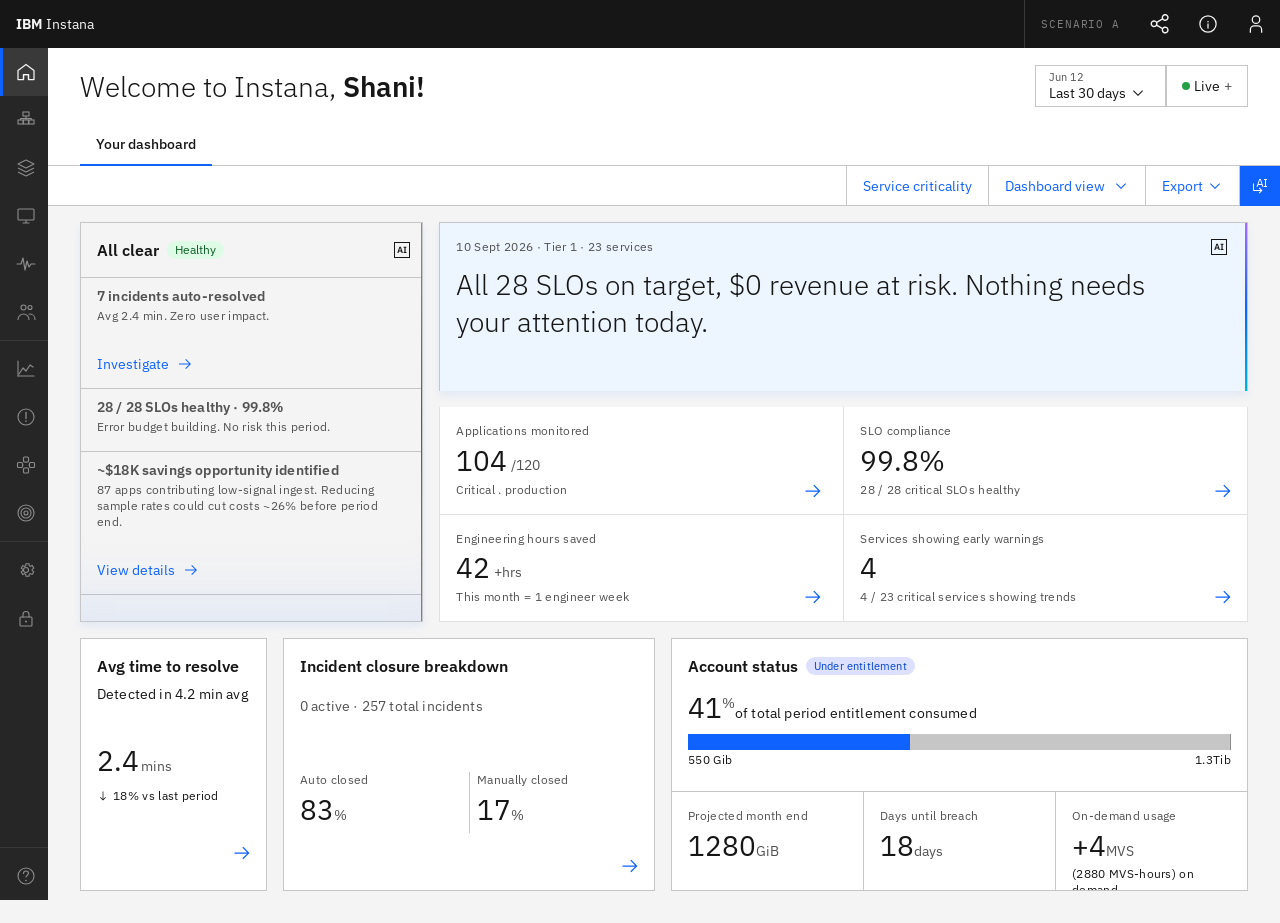
<file: WORK/BVD/BVD 2H 2026/AB testing option 2/instana-bvd-dashboard copy.html>
<!DOCTYPE html>
<html lang="en">
<head>
  <meta charset="UTF-8" />
  <meta name="viewport" content="width=device-width, initial-scale=1.0" />
  <title>IBM Instana — Business Value Dashboard</title>

  <!-- IBM Plex Sans & Mono -->
  <link href="https://fonts.googleapis.com/css2?family=IBM+Plex+Mono:wght@400;600&family=IBM+Plex+Sans:ital,wght@0,300;0,400;0,500;0,600;0,700;1,400&display=swap" rel="stylesheet" />

  <style>
    /* ── Reset ─────────────────────────────────────────────────────── */
    *, *::before, *::after { box-sizing: border-box; margin: 0; padding: 0; }
    html { overflow-x: hidden; }
    body {
      font-family: 'IBM Plex Sans', sans-serif;
      font-size: 14px;
      background: #f4f4f4;
      color: #161616;
      min-height: 100vh;
      overflow-x: hidden;
    }
    button { font-family: inherit; cursor: pointer; }
    a { text-decoration: none; color: inherit; }

    /* ═══════════════════════════════════════════════════════════════
       SHELL — HEADER (48px fixed, dark #161616)
    ═══════════════════════════════════════════════════════════════ */
    .shell-header {
      position: fixed;
      top: 0; left: 0; right: 0;
      height: 48px;
      background: #161616;
      display: flex;
      align-items: stretch;
      z-index: 9000;
    }
    /* IBM Instana brand */
    .shell-header__brand {
      display: flex;
      align-items: center;
      padding: 0 16px;
      gap: 4px;
      color: #f4f4f4;
      font-size: 14px;
      white-space: nowrap;
      min-width: 114px;
    }
    .shell-header__brand-ibm { font-weight: 700; }
    .shell-header__brand-product { font-weight: 400; }
    /* Spacer */
    .shell-header__spacer { flex: 1; }
    /* Right action icons */
    .shell-header__actions {
      display: flex;
      align-items: stretch;
    }
    .shell-header__action {
      width: 48px;
      height: 48px;
      display: flex;
      align-items: center;
      justify-content: center;
      background: transparent;
      border: none;
      color: #f4f4f4;
      transition: background 110ms;
    }
    .shell-header__action:hover { background: #2d2d2d; }
    .shell-header__action svg { fill: #f4f4f4; display: block; }

    /* ── Persona switcher ─────────────────────────────────────────── */
    .persona-switcher { position: relative; display: flex; align-items: stretch; }
    .persona-switcher__btn {
      width: 48px; height: 48px;
      display: flex; align-items: center; justify-content: center;
      background: transparent; border: none; color: #f4f4f4;
      cursor: pointer; transition: background 110ms;
    }
    .persona-switcher__btn:hover,
    .persona-switcher__btn[aria-expanded="true"] { background: #2d2d2d; }
    .persona-switcher__btn svg { fill: #f4f4f4; display: block; }
    .persona-dropdown {
      display: none;
      position: fixed; top: 48px; right: 0;
      width: 220px;
      background: #262626;
      border: 1px solid #393939;
      box-shadow: 0 8px 24px rgba(0,0,0,0.4);
      z-index: 9100;
    }
    .persona-dropdown[aria-hidden="false"] { display: block; }
    .persona-dropdown__label {
      padding: 12px 16px 8px;
      font-size: 11px; font-weight: 600; letter-spacing: 0.32px;
      color: #8d8d8d; text-transform: uppercase;
    }
    .persona-dropdown__item {
      display: flex; align-items: center; gap: 12px;
      width: 100%; padding: 0 16px; height: 48px;
      background: transparent; border: none;
      font-family: 'IBM Plex Sans', sans-serif;
      font-size: 14px; color: #f4f4f4;
      cursor: pointer; text-align: left;
      transition: background 110ms; text-decoration: none;
    }
    .persona-dropdown__item:hover { background: #353535; }
    .persona-dropdown__item--active { background: #393939; }
    .persona-dropdown__avatar {
      width: 28px; height: 28px; border-radius: 50%;
      display: flex; align-items: center; justify-content: center;
      font-size: 12px; font-weight: 600; color: #ffffff;
      flex-shrink: 0; line-height: 1;
    }
    .persona-dropdown__name { flex: 1; }
    .persona-dropdown__check {
      width: 16px; height: 16px; flex-shrink: 0;
      fill: #78a9ff; display: none;
    }
    .persona-dropdown__item--active .persona-dropdown__check { display: block; }
    .persona-dropdown__divider { height: 1px; background: #393939; margin: 4px 0; }

    /* ═══════════════════════════════════════════════════════════════
       SHELL — SIDE NAV (48px wide, fixed, dark #262626)
       Icon slots: 48×48px, icon centred at x=15.5 y=14 (20×20)
    ═══════════════════════════════════════════════════════════════ */
    .shell-sidenav {
      position: fixed;
      top: 48px; left: 0; bottom: 0;
      width: 48px;
      background: #262626;
      display: flex;
      flex-direction: column;
      z-index: 8000;
      overflow: hidden;
    }
    /* Group 1: main nav icons */
    .sidenav-group { display: flex; flex-direction: column; }
    .sidenav-group--bottom { margin-top: auto; }
    /* Separator line */
    .sidenav-sep {
      height: 1px;
      background: #393939;
      margin: 4px 0;
    }
    .sidenav-item {
      width: 48px;
      height: 48px;
      display: flex;
      align-items: center;
      justify-content: center;
      background: transparent;
      border: none;
      border-left: 3px solid transparent;
      color: #8d8d8d;
      transition: background 110ms, color 110ms;
      position: relative;
      flex-shrink: 0;
    }
    .sidenav-item:hover { background: #353535; color: #f4f4f4; }
    .sidenav-item--active {
      color: #f4f4f4;
      background: #393939;
      border-left-color: #0f62fe;
    }
    .sidenav-item svg { fill: currentColor; display: block; }

    /* ═══════════════════════════════════════════════════════════════
       MAIN LAYOUT
    ═══════════════════════════════════════════════════════════════ */
    .page-layout {
      margin-top: 48px;   /* header height */
      margin-left: 48px;  /* sidenav width */
      background: #ffffff;
      min-height: calc(100vh - 48px);
      transition: margin-right 220ms cubic-bezier(0.2,0,0.38,0.9);
    }
    body.chat-open .page-layout {
      margin-right: 320px;
    }

    /* ═══════════════════════════════════════════════════════════════
       PAGE HEADER AREA (white, padding 32px sides)
       Container: x=48 from sidenav so padding-left=32
    ═══════════════════════════════════════════════════════════════ */
    .page-header {
      background: #ffffff;
      padding: 0 32px;
      border-bottom: none; /* tabs row provides the bottom border */
    }
    /* Title row: h=76, heading y=23.5 → padding-top ~23px */
    .page-header__title-row {
      display: flex;
      align-items: center;
      justify-content: space-between;
      height: 76px;
      padding-top: 0;
    }
    .page-header__title {
      font-size: 28px;
      font-weight: 300;
      color: #161616;
      line-height: 1.25;
    }
    .page-header__title strong { font-weight: 600; }

    /* Period selector + Live button */
    .period-selector {
      display: flex;
      align-items: stretch;
      border: 1px solid #c6c6c6;
      height: 42px;
    }
    .period-selector__date {
      display: flex;
      flex-direction: column;
      justify-content: center;
      padding: 0 16px 0 13px;
      min-width: 130px;
      cursor: pointer;
      background: #ffffff;
      border: none;
      border-right: 1px solid #c6c6c6;
    }
    .period-selector__date-label {
      font-size: 11px;
      color: #525252;
      line-height: 1.3;
    }
    .period-selector__date-range {
      display: flex;
      align-items: center;
      gap: 4px;
      font-size: 14px;
      color: #161616;
      font-weight: 400;
    }
    .period-selector__date-range svg { fill: #161616; flex-shrink: 0; }
    .period-selector__live {
      display: flex;
      align-items: center;
      gap: 4px;
      padding: 0 15px;
      background: #ffffff;
      border: none;
      font-size: 14px;
      color: #161616;
      cursor: pointer;
      border-left: 1px solid #c6c6c6;
      white-space: nowrap;
    }
    .period-selector__live:hover { background: #f4f4f4; }
    .live-dot {
      width: 8px; height: 8px;
      background: #24a148;
      border-radius: 50%;
      display: inline-block;
    }
    .period-selector__live .plus { font-weight: 400; color: #525252; }

    /* Tabs row: h=42 */
    .page-tabs {
      display: flex;
      align-items: stretch;
      height: 42px;
      border-bottom: 1px solid #c6c6c6;
      margin: 0 -32px;
      padding: 0 32px;
    }
    .page-tab {
      display: flex;
      align-items: center;
      padding: 0 16px;
      font-size: 14px;
      color: #525252;
      background: transparent;
      border: none;
      border-bottom: 2px solid transparent;
      margin-bottom: -1px;
      cursor: pointer;
      white-space: nowrap;
      transition: color 110ms;
    }
    .page-tab:hover { color: #161616; }
    .page-tab--active {
      color: #161616;
      border-bottom-color: #0f62fe;
      font-weight: 500;
    }

    /* ═══════════════════════════════════════════════════════════════
       FILTER BAR (height=40, background white with bottom border)
       From Figma: y=119, height=40
    ═══════════════════════════════════════════════════════════════ */
    .filter-bar {
      display: flex;
      align-items: stretch;
      height: 40px;
      border-bottom: 1px solid #c6c6c6;
      background: #ffffff;
    }
    .filter-bar__spacer { flex: 1; min-width: 0; }
    .filter-bar__divider {
      width: 1px;
      background: #c6c6c6;
      flex-shrink: 0;
    }
    .filter-btn {
      display: flex;
      align-items: center;
      gap: 4px;
      padding: 0 16px;
      font-size: 14px;
      color: #161616;
      background: transparent;
      border: none;
      height: 40px;
      cursor: pointer;
      white-space: nowrap;
      transition: background 110ms;
    }
    .filter-btn:hover { background: #f4f4f4; }
    .filter-btn--ghost { color: #0f62fe; }
    .filter-btn--tertiary {
      color: #0f62fe;
      border: none;
      border-radius: 0;
      padding: 0 16px;
      background: transparent;
    }
    .filter-btn--tertiary:hover { background: #edf5ff; }
    .filter-btn--tertiary.filter-btn--svc-active { background: #edf5ff; color: #0043ce; border-bottom: 2px solid #0f62fe; }
    .filter-btn svg { fill: currentColor; }

    /* ── Dashboard view ghost button & dropdown ─────────────────────── */
    .dash-view-wrap {
      position: relative;
      display: flex;
      align-items: stretch;
    }

    .dash-view-dropdown {
      display: none;
      position: absolute;
      top: 100%;
      right: 0;
      min-width: 200px;
      background: #262626;
      border: 1px solid #393939;
      box-shadow: 0 8px 24px rgba(0,0,0,0.4);
      z-index: 9999;
    }

    .dash-view-dropdown[aria-hidden="false"] {
      display: block;
    }

    .dash-view-dropdown__label {
      padding: 10px 16px 6px;
      font-size: 11px;
      font-weight: 600;
      letter-spacing: 0.32px;
      color: #8d8d8d;
      text-transform: uppercase;
      font-family: 'IBM Plex Sans', -apple-system, sans-serif;
    }

    .dash-view-dropdown__item {
      display: flex;
      align-items: center;
      gap: 10px;
      width: 100%;
      padding: 0 16px;
      height: 44px;
      background: transparent;
      border: none;
      font-family: 'IBM Plex Sans', -apple-system, sans-serif;
      font-size: 14px;
      color: #f4f4f4;
      cursor: pointer;
      text-align: left;
      transition: background 110ms;
    }

    .dash-view-dropdown__item:hover {
      background: #353535;
    }

    .dash-view-dropdown__item--active {
      background: #393939;
    }

    .dash-view-dropdown__item-label {
      flex: 1;
    }

    .dash-view-dropdown__item-sub {
      font-size: 11px;
      color: #8d8d8d;
      display: block;
      margin-top: 1px;
    }

    .dash-view-check {
      width: 16px;
      height: 16px;
      flex-shrink: 0;
      fill: #78a9ff;
      display: none;
    }

    .dash-view-dropdown__item--active .dash-view-check {
      display: block;
    }

    /* "Executive view" button — active/selected state matching reference screenshot:
       Light blue #edf5ff background, #0f62fe border, #0043ce text                  */
    .view-btn--exec {
      display: flex;
      align-items: center;
      gap: 6px;
      height: 32px;
      padding: 0 12px;
      margin: auto 8px auto 8px;
      font-size: 14px;
      font-weight: 400;
      color: #0043ce;
      background: #edf5ff;
      border: 1px solid #0f62fe;
      cursor: pointer;
      white-space: nowrap;
      font-family: 'IBM Plex Sans', sans-serif;
      transition: background 110ms;
    }
    .view-btn--exec:hover { background: #d0e2ff; }

    .view-btn--ai {
      width: 40px;
      height: 40px;
      padding: 0;
      background: #0f62fe;
      border: none;
      display: flex;
      align-items: center;
      justify-content: center;
      cursor: pointer;
      flex-shrink: 0;
    }
    .view-btn--ai:hover { background: #0353e9; }
    .ai-stamp {
      display: flex;
      align-items: center;
      justify-content: center;
      width: 16px;
      height: 16px;
      position: relative;
    }
    .ai-stamp::before {
      content: '';
      position: absolute;
      inset: 0;
      border: 1.5px solid #ffffff;
    }
    .ai-stamp__text {
      font-size: 8px;
      font-weight: 700;
      color: #ffffff;
      letter-spacing: -0.5px;
      line-height: 1;
      font-family: 'IBM Plex Sans', sans-serif;
    }

    /* ═══════════════════════════════════════════════════════════════
       DASHBOARD CANVAS
       background: #f4f4f4, padding 16px 32px (matches 80px left margin from frame)
    ═══════════════════════════════════════════════════════════════ */
    .dashboard-canvas {
      background: #f4f4f4;
      padding: 16px 32px 32px;
    }

    /* ── Row 1: AI Summary — legacy class, no longer used directly ── */
    /* Real layout uses .summary-and-kpi grid below */

    /* ══════════════════════════════════════════════════════════════════
       AI LEFT CARD — matches Figma node 649:95664
       w=353, h=399, background=#f4f4f4 (layer-contextual)
       AI shadow: inner 0 -80px 70px -65px rgba(15,98,254,0.10)
       AI border: right edge 1px solid gradient (#a56eff → #0f62fe → #00b4d8)
    ══════════════════════════════════════════════════════════════════ */
    .ai-left {
      background: #f4f4f4;       /* Figma: var(--layer-contextual) = #f4f4f4 */
      position: relative;
      border: 1px solid #c6c6c6; /* border-subtle-contextual on all sides */
      display: flex;
      flex-direction: column;
      /* AI drop shadow (Figma: offset 0 4, radius 8, spread 0) */
      box-shadow: 0 4px 8px 0 rgba(15,98,254,0.08);
      /* AI inner shadow (Figma: offset 0 -80, radius 70, spread -65) */
      overflow: hidden;
    }
    /* AI gradient border — right edge (Figma: AI layer - Border on right) */
    .ai-left::after {
      content: '';
      position: absolute;
      right: 0; top: 0; bottom: 0;
      width: 1px;
      background: linear-gradient(180deg, #a56eff 0%, #0f62fe 50%, #00b4d8 100%);
      pointer-events: none;
      z-index: 10;
    }
    /* AI inner glow (Figma: AI layer - Shadow, inner shadow 0 -80px 70px -65px) */
    .ai-left__inner-glow {
      position: absolute;
      inset: 0;
      box-shadow: inset 0 -80px 70px -65px rgba(15,98,254,0.10);
      pointer-events: none;
      z-index: 8;
    }

    /* ── Content area: h=54, Figma 649:95668
       Title + Healthy tag inline in title-wrapper at x=16
       AI icons x=313 w=40 h=40, centred vertically                       */
    .ai-left__header {
      height: 54px;
      display: flex;
      align-items: center;
      flex-shrink: 0;
    }
    .ai-left__title-wrapper {
      flex: 1;
      padding: 0 8px 0 16px;
      min-width: 0;
      display: flex;
      align-items: center;
      gap: 8px;
    }
    .ai-left__title {
      font-size: 16px;
      font-weight: 600;
      line-height: 22px;
      color: #161616;
      white-space: nowrap;
    }
    .ai-left__icons {
      width: 40px;
      height: 40px;
      flex-shrink: 0;
      display: flex;
      align-items: center;
      justify-content: center;
    }
    /* AI label mini (16×16 blue square with "AI" text, bordered) */
    /* Carbon AI stamp — 16×16 blue square, inner border, "AI" SVG text */
    .ai-label-mini {
      width: 16px; height: 16px;
      background: #0f62fe;
      display: flex;
      align-items: center;
      justify-content: center;
      position: relative;
      flex-shrink: 0;
    }
    .ai-label-mini::before {
      content: '';
      position: absolute;
      inset: 2px;
      border: 1px solid rgba(255,255,255,0.7);
    }
    /* The .ai-label-mini__text span is now hidden; the AI SVG inside the element does the job */
    .ai-label-mini__text { display: none; }

    .tag--green {
      display: inline-flex;
      align-items: center;
      height: 18px;
      padding: 0 8px;
      background: #defbe6;
      color: #0e6027;
      font-size: 12px;
      font-weight: 400;
      line-height: 1;
      border-radius: 9px;
    }

    /* ── Insight tiles (the 3 sub-rows below header) ── */
    /* border-subtle-contextual = #c6c6c6 */
    .ai-insight {
      border-top: 1px solid #c6c6c6;   /* Figma: border-t */
      border-bottom: 1px solid #c6c6c6; /* Figma: border-b */
      flex-shrink: 0;
      position: relative;
    }
    /* Collapse adjacent double borders */
    .ai-insight + .ai-insight { border-top: none; }

    /* Slot wrapper: pt=8, px=16 */
    .ai-insight__slot {
      padding: 8px 16px 0;
    }
    /* Label: font-size=14, weight=600, color=#525252, line-height=20 */
    .ai-insight__label {
      font-size: 14px;
      font-weight: 600;
      line-height: 20px;
      color: #525252;            /* Figma: text-secondary */
      letter-spacing: 0.16px;
      margin-bottom: 0;
    }
    .ai-insight__label--urgent  { color: #0f62fe; }
    .ai-insight__label--critical { color: #da1e28; }
    .ai-insight__label--warn    { color: #ba4e00; }
    /* Body text: font-size=12, weight=400, color=#525252, line-height=16 */
    .ai-insight__value {
      font-size: 12px;
      font-weight: 400;
      line-height: 16px;
      color: #525252;            /* Figma: text-secondary */
      letter-spacing: 0.32px;
      margin-top: 2px;
      padding-bottom: 16px;     /* breathing room at bottom of content */
    }
    /* Ghost button row: h=48 (Figma: Interactive icon h=48) */
    .ai-insight__btn {
      height: 48px;
      display: flex;
      align-items: center;
    }
    .ai-insight__ghost-btn {
      display: inline-flex;
      align-items: center;
      gap: 8px;
      height: 48px;
      padding: 0 16px;
      font-size: 14px;
      font-weight: 400;
      color: #0f62fe;
      background: transparent;
      border: none;
      cursor: pointer;
      font-family: 'IBM Plex Sans', sans-serif;
      transition: background 110ms;
    }
    .ai-insight__ghost-btn:hover { background: #d0e2ff; }
    .ai-insight__ghost-btn svg { fill: #0f62fe; flex-shrink: 0; }

    /* ── AI Right (Big message, light blue #edf5ff) ── */
    .ai-right {
      background: #edf5ff;
      padding: 16px;
      position: relative;
      display: flex;
      flex-direction: column;
    }
    .ai-right__meta {
      font-size: 12px;
      color: #525252;
      margin-bottom: 12px;
    }
    .ai-right__message {
      font-size: 28px;
      font-weight: 300;
      color: #161616;
      line-height: 1.35;
      max-width: 750px;
    }
    .ai-right__badge {
      position: absolute;
      top: 16px;
      right: 16px;
      width: 24px; height: 24px;
      background: #0f62fe;
      display: flex;
      align-items: center;
      justify-content: center;
    }
    .ai-right__badge-inner {
      width: 14px; height: 14px;
      border: 1.5px solid #ffffff;
      display: flex;
      align-items: center;
      justify-content: center;
    }
    .ai-right__badge-inner::after {
      content: 'AI';
      font-size: 6px;
      font-weight: 700;
      color: #ffffff;
      font-family: 'IBM Plex Sans', sans-serif;
    }

    /* ── Legacy KPI tile classes — superseded by .kpi-2x2 system ── */
    /* Kept as stubs to avoid breaking any references */
    .ai-summary-big__meta {
      font-size: 12px;
      color: #525252;
      margin-bottom: 8px;
    }
    .ai-summary-big__text {
      font-size: 26px;
      font-weight: 300;
      color: #161616;
      line-height: 1.35;
    }
    .ai-summary-big__badge {
      position: absolute;
      top: 16px; right: 16px;
      width: 24px; height: 24px;
      background: #0f62fe;
      display: flex; align-items: center; justify-content: center;
    }

    /* ══════════════════════════════════════════════════════════════════
       ROW 3 — Bottom summary tiles
       Figma frame 649:95423  y=463  w=1200 h=253
       ┌──────────────────────────┬──┬──────────────────────────┐
       │  Left group  (w=592)     │16│  Right group (w=592)     │
       │  ┌──────┬─┬──────────┐  │px│  ┌──────────────────┐    │
       │  │236px │1│  340px   │  │  │  │  top  h=152px    │    │
       │  │ Avg  │ │Incident  │  │  │  ├──────────────────┤    │
       │  │ time │ │closure   │  │  │  │ bottom h=101px   │    │
       │  └──────┴─┴──────────┘  │  │  │ 197.33│ │197.33 │    │
       └──────────────────────────┴──┴──────────────────────────┘
       Border colour: #c6c6c6 (border-subtle-contextual from Figma)
       Background:    #f4f4f4 (layer-contextual)
    ══════════════════════════════════════════════════════════════════ */

    /* Outer row: two 592px groups separated by 16px canvas gap */
    .row-summary {
      display: flex;
      gap: 16px;             /* Figma: right group x=608, left group w=592 → gap=16px */
      height: 253px;         /* exact Figma h=253 */
      margin-bottom: 0;
    }

    /* ── Left group: Figma 665:98282  w=592 h=253
       Tile1 (665:98283): x=0   w=236
       Tile2 (665:98284): x=252 w=340  → 16px gap between tiles
       Outer border: 1px solid #c6c6c6 on both tiles individually         */
    .row-summary__left {
      display: flex;
      flex: 1;
      min-width: 0;
      overflow: visible;        /* tiles carry their own borders */
      gap: 0;
    }

    /* Right group: Account status (w=592) */
    .row-summary__right {
      flex: 1;
      display: flex;
      flex-direction: column;
      border: 1px solid #c6c6c6;
      background: #ffffff;
      overflow: hidden;
      min-width: 0;
    }

    /* ══════════════════════════════════════════════════════════════════
       TILE 1 — Avg time to resolve
       Figma 665:98283: x=0 w=236 h=253
       Internal zones:
         Content area (title):  y=0  h=54  → title x=16 y=16
         Body text wrapper:     y=54 h=34  → description x=16 y=0 (top of wrapper)
         Slot wrapper:          y=88 h=102 → slot x=16 y=16 (big number at y=104 abs)
         Interactive icon row:  y=190 h=48 → arrow x=188 (right-flush within 236px)
    ══════════════════════════════════════════════════════════════════ */
    .summary-tile {
      flex: 1;
      min-width: 0;
      background: #ffffff;
      display: flex;
      flex-direction: column;
      height: 253px;
      position: relative;
      border: 1px solid #c6c6c6;
      box-sizing: border-box;
    }
    /* Content area: y=0 h=54 → title at x=16 y=16 */
    .summary-tile__title {
      font-size: 16px;           /* heading-compact-02 = 16px/600/22px */
      font-weight: 600;
      line-height: 22px;
      color: #161616;
      padding: 16px 16px 0 16px; /* x=16 y=16 */
    }
    /* Body text wrapper: y=54 h=34 → description x=16, top of wrapper */
    .summary-tile__sub {
      font-size: 14px;           /* body-compact-01 = 14px/400/18px */
      font-weight: 400;
      line-height: 18px;
      letter-spacing: 0.16px;
      color: #161616;
      padding: 8px 16px 0 16px;  /* y=54: wrapper top=54, text y=0 within wrapper → 8px gap from title bottom */
    }
    /* Slot wrapper: y=88 h=102 → big number slot x=16 y=16 within wrapper (abs y=104) */
    .summary-tile__metric {
      position: absolute;
      top: 104px;                /* Figma: slot wrapper y=88 + slot y=16 = 104px */
      left: 16px;
      right: 16px;
    }
    .summary-tile__big {
      font-size: 28px;           /* heading-04 = 28px/400/36px */
      font-weight: 400;
      color: #161616;
      line-height: 36px;
      font-family: 'IBM Plex Sans', sans-serif;
      display: flex;
      align-items: baseline;
      gap: 2px;
    }
    .summary-tile__big-unit {
      font-size: 14px;
      font-weight: 400;
      color: #525252;
      letter-spacing: 0.16px;
    }
    .summary-tile__trend {
      font-size: 12px;
      font-weight: 400;
      color: #161616;
      line-height: 16px;
      letter-spacing: 0.32px;
      margin-top: 4px;
      display: flex;
      align-items: center;
      gap: 4px;
    }
    .summary-tile__trend svg { fill: #161616; }
    /* Interactive icon row: y=190 h=48 → arrow x=188 within 236px tile
       188 + 48 = 236 → right:0, top:190                                  */
    .summary-tile__arrow-btn {
      position: absolute;
      top: 190px;                /* Figma: Interactive icon y=190 */
      right: 0;                  /* x=188 + w=48 = 236 = tile width → right:0 */
      width: 48px;
      height: 48px;
      display: flex;
      align-items: center;
      justify-content: center;
      background: transparent;
      border: none;
      cursor: pointer;
    }
    .summary-tile__arrow-btn:hover { background: rgba(15,98,254,0.08); }
    .summary-tile__arrow-btn svg { fill: #0f62fe; }

    /* ══════════════════════════════════════════════════════════════════
       TILE 2 — Incident closure breakdown
       Figma 665:98284: x=252 w=340 h=253  (16px gap from tile1 right edge)
       Internal zones:
         Content area (title):  y=0  h=54  → title x=16 y=16
         Body text wrapper:     y=54 h=34  → description x=16 y=0 (top of wrapper)
         Slot wrapper:          y=88 h=100 → slot x=16 y=24 (big numbers at y=112 abs)
           Slot1 (Auto closed):    x=0   w=146.5
           Slot2 (Manually closed): x=162.5 w=145.5  → 16px gap between slots
         Interactive icon row:  y=188 h=48 → icon x=292 (right-flush: 292+48=340)
    ══════════════════════════════════════════════════════════════════ */
    .closure-tile {
      flex: 2;
      min-width: 0;
      background: #ffffff;
      display: flex;
      flex-direction: column;
      height: 253px;
      position: relative;
      border: 1px solid #c6c6c6;
      box-sizing: border-box;
      margin-left: 16px;
    }
    /* Content area: y=0 h=54 → title at x=16 y=16 */
    .closure-tile__header {
      padding: 16px 16px 0 16px;
      height: 54px;
      flex-shrink: 0;
      box-sizing: border-box;
    }
    .closure-tile__title {
      font-size: 16px;           /* heading-compact-02 = 16px/600/22px */
      font-weight: 600;
      line-height: 22px;
      color: #161616;
    }
    /* Body text wrapper: y=54 → description at pl=16, lighter grey */
    .closure-tile__sub {
      font-size: 14px;           /* body-compact-01 = 14px/400/18px */
      font-weight: 400;
      line-height: 18px;
      letter-spacing: 0.16px;
      color: #525252;
      padding: 4px 16px 0 16px;
      flex-shrink: 0;
    }
    /* Slot wrapper: grows to fill remaining space, centres metric row */
    .closure-slot {
      flex: 1;
      display: flex;
      align-items: center;
      padding: 0 16px;
    }
    /* Two BigNumber columns separated by a divider */
    .closure-split {
      display: flex;
      align-items: flex-start;
      gap: 0;
      width: 100%;
    }
    /* Each column: equal flex width */
    .closure-col--left  { flex: 1; min-width: 0; }
    .closure-col--right { flex: 1; min-width: 0; }
    /* 1px divider centred in the 16px gap: 7.5px margin each side */
    .closure-divider {
      width: 1px;
      align-self: stretch;
      background: #c6c6c6;
      flex-shrink: 0;
      margin: 0 7.5px;           /* (16px gap − 1px divider) / 2 = 7.5px */
    }
    /* label-01: 12px/400/16px/ls0.32 */
    .closure-label {
      font-size: 12px;
      font-weight: 400;
      line-height: 16px;
      letter-spacing: 0.32px;
      color: #525252;
      margin-bottom: 4px;
    }
    /* heading-04: 28px/400/36px */
    .closure-value {
      font-size: 28px;
      font-weight: 400;
      line-height: 36px;
      color: #161616;
      font-family: 'IBM Plex Sans', sans-serif;
    }
    .closure-pct {
      font-size: 14px;
      color: #525252;
      font-weight: 400;
      vertical-align: baseline;
    }
    /* Interactive icon: pinned to bottom-right of the flex column */
    .closure-tile__arrow-btn {
      position: absolute;
      bottom: 0;
      right: 0;
      width: 48px;
      height: 48px;
      display: flex;
      align-items: center;
      justify-content: center;
      background: transparent;
      border: none;
      cursor: pointer;
    }
    .closure-tile__arrow-btn:hover { background: rgba(15,98,254,0.08); }
    .closure-tile__arrow-btn svg { fill: #0f62fe; }

    /* ── Tile 3: Account status (right group, w=592, h=253) ─────
       Top section  (649:95460):  h=152px — bg=#f4f4f4
       Bottom section (649:95496): h=101px — border-top #c6c6c6
       Bottom cells: 3 × 197.33px with 1px dividers
    ── */
    .account-col {
      display: flex;
      flex-direction: column;
      height: 100%;
      overflow: hidden;
    }
    /* Top: h=152px */
    .account-top {
      height: 152px;
      flex: 0 0 152px;
      background: #ffffff;   /* white bg matching reference screenshot */
      display: flex;
      flex-direction: column;
      padding: 0;
      overflow: hidden;
      position: relative;
    }
    /* Content area: Figma y=0 h=46 — title + tag inline */
    .account-top__header {
      display: flex;
      align-items: center;
      gap: 8px;
      padding: 16px 16px 0 16px;
      flex-shrink: 0;
    }
    .account-top__title {
      font-size: 16px;       /* Figma: heading-compact-02 */
      font-weight: 600;
      line-height: 22px;
      color: #161616;
      white-space: nowrap;
    }
    .tag--blue {
      display: inline-flex;
      align-items: center;
      height: 18px;
      padding: 0 8px;
      background: #dde1ff;
      color: #0043ce;
      font-size: 11px;
      font-weight: 400;
      letter-spacing: 0.16px;
      border-radius: 100px;
      white-space: nowrap;
      flex-shrink: 0;
    }
    /* Slot wrapper: Figma y=49.5 px=16 py=8 */
    .account-top__slot {
      padding: 8px 16px 0 16px;
      flex: 1;
    }
    /* BigNumber: 41% — Figma Slot1 w=287 h=36 (heading-04 28px+label) */
    .account-pct-row {
      display: flex;
      align-items: baseline;
      gap: 0;
      margin-bottom: 8px;
    }
    .account-pct {
      font-size: 28px;       /* Figma: heading-04 = 28px/400 */
      font-weight: 400;
      line-height: 36px;
      color: #161616;
      font-family: 'IBM Plex Sans', sans-serif;
    }
    .account-pct sup {
      font-size: 14px;
      font-weight: 400;
      color: #525252;
      vertical-align: super;
    }
    .account-pct-label {
      font-size: 14px;       /* body-compact-01 */
      font-weight: 400;
      line-height: 18px;
      color: #161616;
      letter-spacing: 0.16px;
      margin-left: 0;
    }
    /* Meter bar: Figma _Meter bar h=16, fill w=195/519=37.6% → represents 41% */
    .progress-track {
      height: 16px;
      background: #c6c6c6;   /* Figma: border-strong-01 = #8d8d8d but background shown lighter */
      flex-shrink: 0;
      position: relative;
      border-right: 1px solid #8d8d8d;  /* Figma: border-strong-01 on right */
    }
    .progress-fill {
      height: 100%;
      background: #0f62fe;   /* interactive-01 blue — matches reference screenshot */
      width: 41%;
    }
    /* Labels: Figma 549 Gib at x=173 (after fill end), 1.3Tib at x=499 (right) */
    .progress-labels {
      display: flex;
      justify-content: space-between;
      font-size: 12px;       /* Figma: legal-01 = 12px/400 */
      font-weight: 400;
      line-height: 16px;
      letter-spacing: 0.32px;
      color: #161616;
      margin-top: 2px;
    }
    /* Bottom: h=101px, border-top #c6c6c6, three 197.33px cells */
    .account-bottom {
      height: 101px;
      flex: 0 0 101px;
      display: grid;
      grid-template-columns: 1fr 1px 1fr 1px 1fr;
      border-top: 1px solid #c6c6c6;   /* Figma: border-subtle-contextual */
      background: #ffffff;
      overflow: hidden;
    }
    .account-bottom__divider {
      background: #c6c6c6;   /* border-subtle-contextual */
      width: 1px;
    }
    /* Each stat cell: padding 16px (Figma Slot wrapper px=16 py=16) */
    .account-stat {
      padding: 16px;
      display: flex;
      flex-direction: column;
      justify-content: flex-start;
      overflow: hidden;
    }
    .account-stat__label {
      font-size: 12px;       /* Figma: label-01 = 12px/400/16px */
      font-weight: 400;
      line-height: 16px;
      letter-spacing: 0.32px;
      color: #525252;
      margin-bottom: 4px;
    }
    .account-stat__value {
      font-size: 28px;       /* Figma: heading-04 = 28px/400/36px */
      font-weight: 400;
      line-height: 36px;
      color: #161616;
      font-family: 'IBM Plex Sans', sans-serif;
    }
    .account-stat__value sub {
      font-size: 14px;
      font-weight: 400;
      color: #525252;
      vertical-align: baseline;
      line-height: 1;
    }
    /* Sign text: Figma "Sign" node y=68 — (2880 MVS-hours) on demand */
    .account-stat__note {
      font-size: 12px;       /* Figma: label-01 = 12px/400 */
      font-weight: 400;
      line-height: 16px;
      letter-spacing: 0.32px;
      color: #161616;
      margin-top: 2px;
    }

    /* Inline SVG arrow icon shorthand */
    .icon-arrow-right {
      display: inline-block;
      width: 20px; height: 20px;
      flex-shrink: 0;
    }

    /* ══════════════════════════════════════════════════════════════════
       ROW LAYOUT — Figma 649:95663  w=1200 h=399
       Left card 649:95664:  x=0   w=353  (Figma fixed)
       Right section 649:95774: x=369 w=831  (Figma fixed)
       Gap: 16px between left and right (369 − 353 = 16px)
       → grid-template-columns: 353fr 831fr preserves exact Figma proportions
    ══════════════════════════════════════════════════════════════════ */
    .summary-and-kpi {
      display: grid;
      grid-template-columns: 353fr 831fr;  /* Figma: left=353px, right=831px (ratio ~29.8%:70.2%) */
      gap: 16px;
      margin-bottom: 16px;
    }
    @media (max-width: 1056px) {
      .summary-and-kpi { grid-template-columns: 1fr; gap: 16px; }
    }
    .summary-and-kpi__left {
      display: flex;
      flex-direction: column;
      align-self: stretch;   /* stretch to match right column height */
      min-width: 0;
    }
    /* Make AI left card fill its container height */
    .summary-and-kpi__left.ai-left {
      height: auto;
    }
    .summary-and-kpi__right {
      display: flex;
      flex-direction: column;
      gap: 16px;
      min-width: 0;
    }

    /* ── Top of right: AI big message (Figma 649:95775, h=169) ── */
    .kpi-right-ai {
      background: #edf5ff;
      padding: 16px 56px 16px 16px;  /* right padding clears badge (24px) + gradient (2px) + gap */
      position: relative;
      height: 169px;              /* Figma: exact h=169 */
      flex-shrink: 0;
      display: flex;
      flex-direction: column;
      justify-content: flex-start; /* meta at top, text below */
      border: 1px solid #c6c6c6;  /* AI border-subtle-contextual */
      border-bottom: none;        /* bottom border provided by kpi-2x2 */
      /* AI drop shadow */
      box-shadow: 0 4px 8px 0 rgba(15,98,254,0.08);
    }
    /* AI gradient border on right edge of the AI panel */
    .kpi-right-ai::after {
      content: '';
      position: absolute;
      right: 0; top: 0; bottom: 0;
      width: 2px;
      background: linear-gradient(180deg, #a56eff 0%, #0f62fe 50%, #00b4d8 100%);
      pointer-events: none;
      z-index: 0;
    }
    .kpi-right-ai__meta {
      font-size: 12px;
      font-weight: 400;
      line-height: 16px;
      letter-spacing: 0.32px;
      color: #525252;
      margin-bottom: 12px;
    }
    .kpi-right-ai__text {
      font-size: 28px;         /* Figma reference: matches heading-04 28px/300 */
      font-weight: 300;
      color: #161616;
      line-height: 1.32;
      letter-spacing: 0;
    }
    .kpi-right-ai__badge {
      position: absolute;
      top: 16px; right: 20px;
      width: 16px; height: 16px;
      background: none;
      display: flex; align-items: center; justify-content: center;
      flex-shrink: 0;
      z-index: 1;               /* sit above ::after gradient border */
    }
    .kpi-right-ai__badge-inner {
      width: 14px; height: 14px;
      border: 1.5px solid rgba(255,255,255,0.8);
      display: flex; align-items: center; justify-content: center;
      font-size: 6px; font-weight: 700; color: #fff;
      font-family: 'IBM Plex Sans', sans-serif;
      letter-spacing: -0.3px;
      line-height: 1;
    }

    /* ══════════════════════════════════════════════════════════════════
       KPI 2×2 GRID — Figma 649:95805  w=831px h=214px
       ─────────────────────────────────────────────────────────────────
       Exact measurements from get_metadata:
         Row 1 (649:95806):  h=108px
         Row 2 (649:95809):  h=106px
         Cell width:         343.5px  (both cells in each row)
         Right cell x:       423.5px  (gap = 80px between cells)
         Arrow size:         48×48px, icon at x=14 y=14 (20px Arrow--right)
         Row 1 arrow L:      x=359.5, y=60
         Row 1 arrow R:      x=783,   y=60   (= 831 − 48)
         Row 2 arrow L:      x=359.5, y=58
         Row 2 arrow R:      x=783,   y=58

       Variables from get_variable_defs:
         border-subtle (contextual) = #e0e0e0
         layer (contextual)         = #ffffff   ← WHITE, not f4f4f4
         icon-interactive           = #0f62fe
         text-secondary             = #525252
         text-primary               = #161616
         spacing-05                 = 16px
    ══════════════════════════════════════════════════════════════════ */

    /* ── Outer container: fluid, fills .summary-and-kpi__right ──────
       Figma: w=831px h=214px — now stretches to fill its grid column.
       Rows use normal flex flow; arrows are positioned relative to each row.
       border-top: none because .kpi-right-ai above provides the top border.
    ── */
    .kpi-2x2 {
      position: relative;
      width: 100%;                   /* fills the 831fr grid column */
      border: 1px solid #e0e0e0;
      border-top: none;              /* seamlessly joins kpi-right-ai above */
      background: #ffffff;
      box-sizing: border-box;
      overflow: hidden;              /* clip row overflow cleanly */
    }

    /* Each row: normal flex, fills full width, fixed heights from Figma */
    .kpi-row {
      display: flex;
      position: relative;            /* arrow buttons anchor to each row */
      width: 100%;
    }
    /* Row 1 (649:95806): h=108px */
    .kpi-row--1 {
      height: 108px;
      border-bottom: 1px solid #e0e0e0;
    }
    /* Row 2 (649:95809): h=106px */
    .kpi-row--2 {
      height: 106px;
    }

    /* ── Cell: each cell takes exactly half the row ──────────────────
       Figma: two cells of 343.5px in an 831px container = 41.3% each
       with an 80px gap (≈9.6%) between them.
       In a fluid layout: both cells are flex:1 (equal halves),
       the gap is represented by the border-left on the right cell.
    ── */
    .kpi-cell {
      flex: 1;                       /* each cell = 50% of row width */
      min-width: 0;
      height: 100%;
      background: #ffffff;
      padding: 16px;                 /* spacing-05 */
      display: flex;
      flex-direction: column;
      gap: 4px;
      box-sizing: border-box;
    }
    /* Right cell: border-left divider (matches Figma border-subtle) */
    .kpi-cell--right {
      border-left: 1px solid #e0e0e0;
    }

    /* label-01: 12px / 400 / lh 16px / tracking 0.32px / text-secondary #525252 */
    .kpi-cell__label {
      font-size: 12px;
      font-weight: 400;
      line-height: 16px;
      letter-spacing: 0.32px;
      color: #525252;
      white-space: nowrap;
      overflow: hidden;
      text-overflow: ellipsis;
      min-width: 0;
    }

    /* Value area: flex-wrap, items-end, gap 4px (Figma: content-end, items-end) */
    .kpi-cell__value-wrap {
      display: flex;
      flex-wrap: wrap;
      align-items: flex-end;
      gap: 4px;
      overflow: hidden;
    }

    /* heading-04: 28px / 400 / lh 36px / letter-spacing 0 / text-primary #161616 */
    .kpi-cell__value {
      font-size: 28px;
      font-weight: 400;
      line-height: 36px;
      letter-spacing: 0;
      color: #161616;
      font-family: 'IBM Plex Sans', sans-serif;
      white-space: nowrap;
    }

    /* Unit suffix displayed inline-baseline after value (e.g. /120, %, +hrs, days) */
    /* Figma: same heading-04 flow — unit is a smaller text-secondary inline span */
    .kpi-cell__unit {
      font-size: 14px;
      font-weight: 400;
      line-height: 20px;
      color: #525252;
      font-family: 'IBM Plex Sans', sans-serif;
      white-space: nowrap;
      align-self: flex-end;
      margin-bottom: 4px;            /* optical baseline sit */
    }

    /* Subtitle area: flex-wrap, items-start, gap 4px (Figma: content-start) */
    .kpi-cell__subtitle-wrap {
      display: flex;
      flex-wrap: wrap;
      align-items: flex-start;
      gap: 4px;
    }

    /* helper-text-01: 12px / 400 / lh 16px / tracking 0.32px / text-secondary #525252 */
    .kpi-cell__helper {
      font-size: 12px;
      font-weight: 400;
      line-height: 16px;
      letter-spacing: 0.32px;
      color: #525252;
      white-space: nowrap;
      font-family: 'IBM Plex Sans', sans-serif;
    }

    /* ── Arrow buttons: position:absolute within .kpi-row ───────────
       Each row is position:relative, so arrows anchor to their own row.
       Figma: arrows sit at the cell boundary and the right edge.

       "Left" arrows (in the gap between cells):
         Figma x=359.5 in an 831px row = 43.3% from left.
         In fluid layout: align to the right edge of the left cell → right:0
         on the left cell, but since cells fill 50% each, the boundary is at 50%.
         We place left arrows at left:50%, shifted left by 24px (half of 48px)
         so they straddle the cell boundary — matching Figma's intent.

       "Right" arrows (at the far right edge):
         Figma x=783 = 831−48 → right edge of container.
         In fluid layout: right:0 (flush to container right edge).

       Vertical positions from Figma (relative to each row):
         Row 1 arrows: top=60px  (Figma: y=60 within row1 h=108)
         Row 2 arrows: top=58px  (Figma: y=58 within row2 h=106)
    ── */
    .kpi-arrow {
      position: absolute;
      width: 48px;
      height: 48px;
      display: flex;
      align-items: center;
      justify-content: center;
      background: transparent;
      border: none;
      cursor: pointer;
      padding: 0;
      transition: background 110ms;
      z-index: 2;
    }
    .kpi-arrow:hover { background: rgba(15, 98, 254, 0.08); }
    .kpi-arrow svg { fill: #0f62fe; }

    /* Left arrows: Figma x=359.5 in 831px container → 43.26% from left
       Row 1 y=60px (Figma 665:98261), Row 2 y=58px (Figma 665:98270)          */
    .kpi-arrow--left-r1 { left: 43.26%; top: 60px; }
    .kpi-arrow--left-r2 { left: 43.26%; top: 58px; }

    /* Right arrows: Figma x=783, width=48 → x+w=831=container width → right:0
       Row 1 y=60px (Figma 665:98265), Row 2 y=58px (Figma 665:98274)          */
    .kpi-arrow--right-r1 { right: 0; top: 60px; }
    .kpi-arrow--right-r2 { right: 0; top: 58px; }

    /* ═══════════════════════════════════════════════════════════════
       AI CHAT PANEL — fixed right side drawer
    ═══════════════════════════════════════════════════════════════ */
    /* ── Carbon for AI Chat Shell — White theme ─────────────────────────────── */
    .chat-panel {
      position: fixed;
      top: 48px; right: 0; bottom: 0;
      width: 320px;
      background: #ffffff;           /* $background White */
      border-left: 1px solid #e0e0e0; /* $border-subtle-01 */
      display: flex;
      flex-direction: column;
      z-index: 8500;
      transform: translateX(100%);
      transition: transform 220ms cubic-bezier(0.2,0,0.38,0.9);
      overflow: hidden;
    }
    body.chat-open .chat-panel {
      transform: translateX(0);
    }

    /* Header — white bg, bold "AI Chat" title, outlined AI badge + action icons */
    .chat-panel__header {
      height: 56px;
      background: #ffffff;
      border-bottom: 1px solid #e0e0e0;
      display: flex;
      align-items: center;
      padding: 0 8px 0 16px;
      flex-shrink: 0;
      gap: 4px;
    }
    /* Outlined "AI" badge — square border, black text (Carbon AI stamp) */
    .chat-panel__header-ai {
      width: 36px; height: 36px;
      background: transparent;
      border: 2px solid #161616;
      display: flex; align-items: center; justify-content: center;
      flex-shrink: 0;
    }
    .chat-panel__header-ai-text {
      font-size: 11px; font-weight: 700; color: #161616;
      font-family: 'IBM Plex Sans', sans-serif;
      letter-spacing: 0; line-height: 1;
    }
    .chat-panel__header-title {
      flex: 1;
      font-size: 16px; font-weight: 700; color: #161616;
      letter-spacing: 0.16px;
    }
    .chat-panel__header-action {
      width: 40px; height: 40px;
      display: flex; align-items: center; justify-content: center;
      background: transparent; border: none; color: #161616;
      cursor: pointer; transition: background 110ms; flex-shrink: 0;
    }
    .chat-panel__header-action:hover { background: #e8e8e8; }
    .chat-panel__header-action svg { fill: #161616; display: block; }
    .chat-panel__header-close {
      width: 40px; height: 40px;
      display: flex; align-items: center; justify-content: center;
      background: transparent; border: none; color: #161616;
      cursor: pointer; transition: background 110ms; flex-shrink: 0;
    }
    .chat-panel__header-close:hover { background: #e8e8e8; }
    .chat-panel__header-close svg { fill: #161616; display: block; }

    .chat-panel__context {
      display: none;
    }

    .chat-panel__messages {
      flex: 1;
      overflow-y: auto;
      padding: 24px 16px 16px;
      display: flex;
      flex-direction: column;
      gap: 0;
      scroll-behavior: smooth;
      background: #ffffff;
    }
    .chat-panel__messages::-webkit-scrollbar { width: 4px; }
    .chat-panel__messages::-webkit-scrollbar-track { background: transparent; }
    .chat-panel__messages::-webkit-scrollbar-thumb { background: #c6c6c6; border-radius: 2px; }

    .chat-welcome {
      background: transparent;
      padding: 0;
      display: flex;
      flex-direction: column;
      gap: 0;
    }
    .chat-welcome__avatar-row {
      display: flex; align-items: center; gap: 8px;
      margin-bottom: 12px;
    }
    .chat-welcome__avatar-row span {
      font-size: 12px; color: #525252;
      font-family: 'IBM Plex Sans', sans-serif; letter-spacing: 0.32px;
    }
    .chat-welcome__wx-avatar {
      width: 32px; height: 32px;
      flex-shrink: 0;
    }
    .chat-welcome__heading {
      font-size: 16px; font-weight: 600; color: #161616;
      line-height: 22px; letter-spacing: 0; margin: 0 0 4px;
    }
    .chat-welcome__sub {
      font-size: 20px; font-weight: 300; color: #161616;
      line-height: 28px; letter-spacing: 0; margin: 0 0 24px;
    }
    .chat-welcome__row { display: flex; align-items: flex-start; gap: 8px; }
    .chat-welcome__avatar { display: none; }
    .chat-welcome__name { display: none; }
    .chat-welcome__text { display: none; }
    .chat-welcome__suggestions { display: none; }
    .chat-welcome__icon { display: none; }

    .chat-suggestions {
      display: flex; flex-direction: column; gap: 8px;
    }
    .chat-suggestion {
      background: #ffffff;
      border: 1px solid #0f62fe;
      border-radius: 20px;
      padding: 8px 20px;
      font-size: 14px; font-weight: 400;
      color: #0f62fe;
      font-family: 'IBM Plex Sans', sans-serif;
      text-align: left; cursor: pointer;
      transition: background 110ms, border-color 110ms;
      line-height: 20px; letter-spacing: 0.16px;
      display: inline-block; width: fit-content;
    }
    .chat-suggestion:hover {
      background: #edf5ff;
      border-color: #0043ce;
      color: #0043ce;
    }
    .chat-msg { display: flex; flex-direction: column; margin-bottom: 28px; }
    .chat-msg--user { align-items: flex-end; }
    .chat-msg--ai { align-items: flex-start; }
    .chat-msg__meta-row {
      display: flex; align-items: center; gap: 8px;
      margin-bottom: 4px;
    }
    .chat-msg--user .chat-msg__meta-row { flex-direction: row-reverse; }
    .chat-msg__bubble-row { display: flex; align-items: flex-end; gap: 8px; }
    .chat-msg--user .chat-msg__bubble-row { flex-direction: row-reverse; }
    .chat-msg__ai-avatar {
      width: 36px; height: 36px;
      flex-shrink: 0;
    }
    .chat-msg__avatar {
      width: 36px; height: 36px; border-radius: 50%;
      background: #ff832b;
      display: flex; align-items: center; justify-content: center;
      font-size: 12px; font-weight: 700; color: #fff;
      flex-shrink: 0; font-family: 'IBM Plex Sans', sans-serif; line-height: 1;
    }
    .chat-msg__sender {
      font-size: 12px; color: #525252;
      letter-spacing: 0.32px;
      font-family: 'IBM Plex Sans', sans-serif;
    }
    .chat-msg__bubble {
      max-width: 240px;
      padding: 10px 12px;
      font-size: 14px; line-height: 20px; letter-spacing: 0.16px;
    }
    .chat-msg--user .chat-msg__bubble {
      background: #e8e8e8; color: #161616;
      border-radius: 12px 12px 0 12px;
    }
    .chat-msg--ai .chat-msg__bubble {
      background: #ffffff; color: #161616;
      border-radius: 0 12px 12px 12px;
    }
    .chat-msg__feedback {
      display: flex; align-items: center; gap: 2px;
      margin-top: 6px;
    }
    .chat-feedback-btn {
      width: 28px; height: 28px;
      display: flex; align-items: center; justify-content: center;
      background: transparent; border: none; color: #6f6f6f;
      cursor: pointer; transition: background 110ms, color 110ms;
      border-radius: 2px;
    }
    .chat-feedback-btn:hover { background: #e8e8e8; color: #161616; }
    .chat-feedback-btn svg { fill: currentColor; display: block; }
    .chat-msg__bubble--chart {
      max-width: 100%;
      width: 100%;
      box-sizing: border-box;
      padding: 12px 14px;
    }
    .chat-msg__time {
      font-size: 11px; color: #8d8d8d;
      letter-spacing: 0.32px;
    }

    .chat-typing {
      display: flex; align-items: center; gap: 8px;
      margin-bottom: 28px;
    }
    .chat-typing__avatar {
      width: 36px; height: 36px; flex-shrink: 0;
    }
    .chat-typing__dots {
      background: transparent;
      padding: 4px 0; border-radius: 0;
      display: flex; align-items: center; gap: 4px;
    }
    .chat-typing__dot {
      width: 6px; height: 6px; border-radius: 50%;
      background: #8d8d8d;
      animation: chat-dot-bounce 1.2s ease-in-out infinite;
    }
    .chat-typing__dot:nth-child(2) { animation-delay: 0.2s; }
    .chat-typing__dot:nth-child(3) { animation-delay: 0.4s; }
    @keyframes chat-dot-bounce {
      0%, 60%, 100% { transform: translateY(0); opacity: 0.4; }
      30% { transform: translateY(-4px); opacity: 1; }
    }

    .chat-citations { display: flex; flex-wrap: wrap; gap: 4px; margin-top: 6px; }
    .chat-citation {
      display: inline-flex; align-items: center; gap: 4px;
      background: #e8e8e8; border: 1px solid #c6c6c6;
      padding: 2px 8px; font-size: 11px; color: #0f62fe; cursor: pointer;
      transition: background 110ms;
    }
    .chat-citation:hover { background: #d1d1d1; }
    .chat-citation svg { fill: #0f62fe; flex-shrink: 0; }

    .chat-date-divider {
      display: flex; align-items: center; gap: 8px;
      font-size: 11px; color: #8d8d8d; letter-spacing: 0.32px;
      margin-bottom: 28px;
    }
    .chat-date-divider::before,
    .chat-date-divider::after {
      content: ''; flex: 1; height: 1px; background: #e0e0e0;
    }

    .chat-panel__footer {
      flex-shrink: 0;
      background: #f0f4ff;
      border-top: 1px solid #e0e0e0;
    }
    .chat-panel__actions-row {
      display: none;
    }
    .chat-panel__action-btn {
      width: 32px; height: 32px;
      display: flex; align-items: center; justify-content: center;
      background: transparent; border: none; color: #525252;
      cursor: pointer; transition: background 110ms, color 110ms;
    }
    .chat-panel__action-btn:hover { background: #e8e8e8; color: #161616; }
    .chat-panel__action-btn svg { fill: currentColor; }
    .chat-panel__input-row {
      display: flex; align-items: center;
      padding: 14px 16px;
      gap: 8px;
      background: #ffffff;
    }
    .chat-panel__input-wrap {
      flex: 1;
      background: transparent;
      border: none;
      display: flex; align-items: center;
      min-height: 24px; padding: 0;
    }
    .chat-panel__input {
      flex: 1; background: transparent; border: none; outline: none;
      font-size: 15px; color: #161616; font-family: 'IBM Plex Sans', sans-serif;
      padding: 0; resize: none; min-height: 24px; max-height: 120px;
      line-height: 20px; letter-spacing: 0.16px;
    }
    .chat-panel__input::placeholder { color: #a8a8a8; }
    .chat-panel__send {
      width: 32px; height: 32px;
      background: transparent; border: none;
      display: flex; align-items: center; justify-content: center;
      cursor: pointer; transition: background 110ms; flex-shrink: 0;
      border-radius: 2px;
    }
    .chat-panel__send:hover { background: #e8e8e8; }
    .chat-panel__send:disabled { opacity: 0.4; cursor: not-allowed; }
    .chat-panel__send svg { fill: #525252; }
    .chat-panel__disclaimer {
      display: none;
    }

    .view-btn--ai--active {
      background: #0353e9 !important;
      box-shadow: inset 0 0 0 2px #78a9ff;
    }

    /* ── SLO trend replacement tile ───────────────────────────────── */
    .slo-trend-tile {
      width: 236px;
      min-height: 253px;
      background: #ffffff;
      border: 1px solid #e0e0e0;
      border-radius: 2px;
      padding: 16px;
      box-sizing: border-box;
      display: flex;
      flex-direction: column;
      gap: 8px;
      position: relative;
    }
    .slo-trend-tile__header {
      font-size: 12px;
      color: #525252;
      font-weight: 600;
    }
    .slo-trend-tile__ai-badge {
      position: absolute;
      top: 10px;
      right: 10px;
      font-size: 9px;
      color: #0043ce;
      background: rgba(0,67,206,0.10);
      padding: 2px 6px;
      border-radius: 8px;
      font-weight: 600;
    }
    .slo-trend-tile svg { flex: 1; }
    @keyframes tile-animate-in {
      from { opacity: 0; transform: translateY(12px); }
      to   { opacity: 1; transform: translateY(0); }
    }
    .tile-animate-in {
      animation: tile-animate-in 280ms ease forwards;
    }
    /* ── Scenario A/B demo toggle ─────────────────────────────────────── */
    .demo-toggle-btn {
      display: flex; align-items: center;
      height: 48px; padding: 0 16px;
      background: transparent; border: none; border-left: 1px solid rgba(255,255,255,0.15);
      color: rgba(255,255,255,0.45);
      font-family: 'IBM Plex Mono', monospace;
      font-size: 11px; letter-spacing: 0.08em;
      cursor: pointer; transition: color 110ms; white-space: nowrap;
    }
    .demo-toggle-btn:hover { color: rgba(255,255,255,0.75); }
    .demo-toggle-btn--b { color: rgba(255,255,255,0.75); }

    /* ── KPI cell value state variants ───────────────────────────────── */
    /* #ad6f00 = Carbon warning text token (passes 4.5:1 on white bg) */
    .kpi-cell__value--amber { color: #ad6f00 !important; }
    .kpi-cell__value--critical { color: #da1e28 !important; }

    /* ══════════════════════════════════════════════════════════════════
       COVERAGE PANEL  (replaces old "Service Criticality" panel)
       Slides in from the right — width 440px
    ══════════════════════════════════════════════════════════════════ */
    .svc-panel {
      position: fixed;
      top: 48px; right: 0; bottom: 0;
      width: 440px;
      background: #ffffff;
      border-left: 1px solid #e0e0e0;
      display: flex;
      flex-direction: column;
      z-index: 8600;
      transform: translateX(100%);
      transition: transform 220ms cubic-bezier(0.2,0,0.38,0.9);
      overflow: hidden;
      font-family: 'IBM Plex Sans', sans-serif;
    }
    body.svc-open .svc-panel { transform: translateX(0); }
    body.svc-open .page-layout { margin-right: 440px; }
    body.svc-open.chat-open .page-layout { margin-right: 440px; }

    /* ── Header ─────────────────────────────────────────────────────── */
    .svc-panel__header {
      padding: 16px 16px 12px;
      border-bottom: 1px solid #e0e0e0;
      flex-shrink: 0;
    }
    .svc-panel__header-top {
      display: flex; align-items: center; gap: 10px;
      margin-bottom: 8px;
    }
    .svc-panel__title {
      font-size: 18px; font-weight: 600; color: #161616;
      line-height: 24px; flex: 1;
    }
    .svc-monitored-pill,
    .svc-panel__count-pill {
      display: inline-flex; align-items: center;
      height: 22px; padding: 0 10px;
      border: 1px solid #0f62fe; border-radius: 11px;
      font-size: 12px; font-weight: 500; color: #0f62fe;
      white-space: nowrap; flex-shrink: 0;
    }
    .svc-panel__header-close {
      width: 32px; height: 32px; flex-shrink: 0;
      display: flex; align-items: center; justify-content: center;
      background: transparent; border: none; color: #525252;
      cursor: pointer; transition: background 110ms; border-radius: 2px;
    }
    .svc-panel__header-close:hover { background: #e8e8e8; color: #161616; }
    .svc-panel__header-close svg { fill: currentColor; display: block; }
    .svc-panel__subtitle {
      font-size: 12px; color: #525252;
      line-height: 18px; letter-spacing: 0.16px;
    }

    /* ── "Consider all" toggle card ──────────────────────────────── */
    .svc-scope-card {
      margin: 12px 16px;
      border: 1px solid #e0e0e0;
      border-radius: 4px;
      padding: 12px 14px;
      flex-shrink: 0;
    }
    .svc-scope-card__content {
      display: flex; align-items: center; gap: 12px;
    }
    .svc-scope-card__content > div:first-child { flex: 1; min-width: 0; }
    .svc-scope-card__title {
      font-size: 14px; font-weight: 600; color: #161616;
      line-height: 20px;
    }
    .svc-scope-card__subtitle {
      font-size: 12px; color: #525252;
      line-height: 16px; letter-spacing: 0.32px;
    }
    /* Simple toggle switch */
    .svc-toggle {
      position: relative; flex-shrink: 0;
      width: 36px; height: 20px;
    }
    .svc-toggle input { opacity: 0; width: 0; height: 0; position: absolute; }
    .svc-toggle__track {
      position: absolute; inset: 0;
      background: #8d8d8d; border-radius: 10px;
      transition: background 150ms; cursor: pointer;
    }
    .svc-toggle input:checked + .svc-toggle__track { background: #0f62fe; }
    .svc-toggle__thumb {
      position: absolute; top: 3px; left: 3px;
      width: 14px; height: 14px;
      background: #ffffff; border-radius: 50%;
      transition: transform 150ms; pointer-events: none;
    }
    .svc-toggle input:checked ~ .svc-toggle__thumb { transform: translateX(16px); }

    /* ── Divider ─────────────────────────────────────────────────── */
    .svc-divider {
      height: 1px; background: #e0e0e0;
      margin: 4px 0; flex-shrink: 0;
    }

    /* ── Criticality filter chips ────────────────────────────────── */
    .svc-chips {
      display: flex; gap: 8px;
      padding: 10px 16px;
      flex-shrink: 0; flex-wrap: wrap;
    }
    .svc-chip {
      display: inline-flex; align-items: center; gap: 5px;
      height: 28px; padding: 0 12px;
      border-radius: 14px;
      border: 1px solid #e0e0e0;
      background: #ffffff;
      font-size: 13px; font-weight: 500; color: #525252;
      cursor: pointer;
      transition: border-color 120ms, background 120ms, color 120ms;
      font-family: 'IBM Plex Sans', sans-serif;
    }
    .svc-chip:hover { border-color: #a8a8a8; color: #161616; }
    .svc-chip__dot {
      width: 8px; height: 8px; border-radius: 50%; flex-shrink: 0;
    }
    .svc-chip--critical .svc-chip__dot { background: #da1e28; }
    .svc-chip--high     .svc-chip__dot { background: #f1c21b; }
    .svc-chip--medium   .svc-chip__dot { background: #0f62fe; }
    .svc-chip--healthy  .svc-chip__dot { background: #24a148; }

    .svc-chip--critical.svc-chip--active {
      border-color: #da1e28; background: #fff1f1; color: #a2191f;
    }
    .svc-chip--high.svc-chip--active {
      border-color: #f1c21b; background: #fdf6dd; color: #ad6f00;
    }
    .svc-chip--medium.svc-chip--active {
      border-color: #0f62fe; background: #edf5ff; color: #0043ce;
    }
    .svc-chip--healthy.svc-chip--active {
      border-color: #24a148; background: #defbe6; color: #0e6027;
    }

    /* ── Scrollable body ─────────────────────────────────────────── */
    .svc-panel__body {
      flex: 1; overflow-y: auto; overflow-x: hidden;
    }
    .svc-panel__body::-webkit-scrollbar { width: 4px; }
    .svc-panel__body::-webkit-scrollbar-track { background: transparent; }
    .svc-panel__body::-webkit-scrollbar-thumb { background: #c6c6c6; border-radius: 2px; }

    /* ── Tier heading ────────────────────────────────────────────── */
    .svc-tier-heading {
      padding: 14px 16px 6px;
      font-size: 11px; font-weight: 600;
      letter-spacing: 0.64px; color: #6f6f6f;
      text-transform: uppercase;
    }

    /* ── Service card ────────────────────────────────────────────── */
    .svc-card {
      margin: 0 16px 8px;
      border: 1px solid #e0e0e0;
      border-radius: 4px;
      background: #f4f4f4;
      padding: 12px 14px;
      cursor: pointer;
      transition: border-color 110ms, background 110ms;
    }
    .svc-card:hover { border-color: #a8a8a8; background: #ebebeb; }
    .svc-card__top {
      display: flex; align-items: flex-start; gap: 8px;
      margin-bottom: 8px;
    }
    .svc-card__left {
      display: flex; align-items: flex-start; gap: 8px; flex: 1; min-width: 0;
    }
    .svc-card__icon {
      width: 18px; height: 18px; flex-shrink: 0;
      display: flex; align-items: center; justify-content: center;
      color: #525252; margin-top: 1px;
    }
    .svc-card__icon svg { fill: currentColor; display: block; }
    .svc-card__left > div { flex: 1; min-width: 0; }
    .svc-card__name {
      font-size: 14px; font-weight: 600; color: #161616;
      line-height: 20px;
    }
    .svc-card__meta {
      font-size: 12px; color: #6f6f6f;
      line-height: 16px; letter-spacing: 0.32px;
    }
    .svc-card__right {
      flex-shrink: 0; text-align: right;
      display: flex; flex-direction: column; align-items: flex-end; gap: 2px;
    }
    .svc-crit-badge {
      display: inline-flex; align-items: center; gap: 4px;
      height: 20px; padding: 0 8px; border-radius: 10px;
      font-size: 11px; font-weight: 500;
    }
    .svc-crit-badge__dot {
      width: 6px; height: 6px; border-radius: 50%; flex-shrink: 0;
    }
    .svc-crit-badge--critical { background: #fff1f1; color: #a2191f; }
    .svc-crit-badge--critical .svc-crit-badge__dot { background: #da1e28; }
    .svc-crit-badge--high     { background: #fdf6dd; color: #ad6f00; }
    .svc-crit-badge--high     .svc-crit-badge__dot { background: #f1c21b; }
    .svc-crit-badge--medium   { background: #edf5ff; color: #0043ce; }
    .svc-crit-badge--medium   .svc-crit-badge__dot { background: #0f62fe; }
    .svc-crit-badge--healthy  { background: #defbe6; color: #0e6027; }
    .svc-crit-badge--healthy  .svc-crit-badge__dot { background: #24a148; }

    .svc-card__score {
      font-size: 15px; font-weight: 600; color: #161616;
      font-family: 'IBM Plex Mono', monospace;
      line-height: 1;
    }
    /* Full-width score bar at bottom of card — width set inline */
    .svc-card__bar {
      height: 4px; border-radius: 2px;
      margin-top: 2px;
      transition: width 400ms ease;
    }
    .svc-card__bar--critical { background: #da1e28; }
    .svc-card__bar--high     { background: #f1c21b; }
    .svc-card__bar--medium   { background: #0f62fe; }
    .svc-card__bar--healthy  { background: #24a148; }

    /* ── Footer ──────────────────────────────────────────────────── */
    .svc-panel__footer {
      border-top: 1px solid #e0e0e0;
      padding: 12px 16px;
      display: flex; align-items: center; justify-content: space-between;
      flex-shrink: 0; background: #ffffff;
    }
    .svc-panel__footer-note {
      font-size: 12px; color: #6f6f6f;
      line-height: 16px; letter-spacing: 0.32px;
    }
    .svc-panel__footer-note a { color: #0f62fe; text-decoration: none; }
    .svc-panel__footer-note a:hover { text-decoration: underline; }
    .svc-panel__done-btn {
      height: 32px; padding: 0 16px;
      background: #ffffff; border: 1px solid #0f62fe;
      font-size: 14px; color: #0f62fe;
      font-family: 'IBM Plex Sans', sans-serif;
      cursor: pointer; border-radius: 2px;
      transition: background 110ms, color 110ms;
    }
    .svc-panel__done-btn:hover { background: #0f62fe; color: #ffffff; }

    /* ── Content Switcher tabs ────────────────────────────────────── */
    .svc-tabs {
      display: flex; align-items: stretch;
      border-bottom: 1px solid #e0e0e0;
      margin: 0; padding: 0; list-style: none;
    }
    .svc-tab {
      flex: 1; height: 40px;
      background: transparent; border: none; border-bottom: 2px solid transparent;
      font-family: 'IBM Plex Sans', sans-serif;
      font-size: 14px; color: #525252;
      cursor: pointer; padding: 0 8px;
      transition: background 110ms, color 110ms, border-color 110ms;
      white-space: nowrap;
    }
    .svc-tab:hover { background: #e8e8e8; }
    .svc-tab--active {
      color: #161616; border-bottom-color: #0f62fe;
    }
    .svc-tab-body { display: none; }
    .svc-tab-body--visible { display: block; }

    /* ── Active state for the toolbar filter button ──────────────── */
    .filter-btn--svc-active {
      background: #edf5ff !important;
      color: #0043ce !important;
      border-bottom: 2px solid #0f62fe;
    }

    /* ══════════════════════════════════════════════════════════════════
       ASSIGN BUTTON  (tile CTA — Carlos avatar + label)
    ══════════════════════════════════════════════════════════════════ */
    .ai-insight__assign-btn {
      display: inline-flex;
      align-items: center;
      gap: 8px;
      height: 48px;
      padding: 0 16px;
      font-size: 14px;
      font-weight: 400;
      color: #0f62fe;
      background: transparent;
      border: none;
      cursor: pointer;
      font-family: 'IBM Plex Sans', sans-serif;
      transition: background 110ms;
    }
    .ai-insight__assign-btn:hover { background: #d0e2ff; }
    .ai-insight__assign-btn::before {
      content: 'C';
      display: inline-flex;
      align-items: center;
      justify-content: center;
      flex-shrink: 0;
      width: 18px;
      height: 18px;
      border-radius: 50%;
      background: #4589ff;
      color: #ffffff;
      font-size: 10px;
      font-weight: 600;
      line-height: 1;
      font-family: 'IBM Plex Sans', sans-serif;
    }

    /* ══════════════════════════════════════════════════════════════════
       INGEST OPTIMISATION PANEL
       Slides in from right — 440px, identical shell to svc-panel
    ══════════════════════════════════════════════════════════════════ */
    .ingest-panel {
      position: fixed;
      top: 48px; right: 0; bottom: 0;
      width: 440px;
      background: #ffffff;
      border-left: 1px solid #e0e0e0;
      display: flex;
      flex-direction: column;
      z-index: 8700;
      transform: translateX(100%);
      transition: transform 220ms cubic-bezier(0.2,0,0.38,0.9);
      overflow: hidden;
      font-family: 'IBM Plex Sans', sans-serif;
    }
    body.ingest-open .ingest-panel { transform: translateX(0); }
    body.ingest-open .page-layout  { margin-right: 440px; }
    /* Prevent double offset if somehow svc-open coexists during transition */
    body.ingest-open.svc-open .page-layout { margin-right: 440px; }

    /* ── Header ─────────────────────────────────────────────────────── */
    .ingest-panel__header {
      padding: 16px 16px 12px;
      border-bottom: 1px solid #e0e0e0;
      flex-shrink: 0;
    }
    .ingest-panel__header-top {
      display: flex; align-items: flex-start; gap: 10px;
      margin-bottom: 4px;
    }
    .ingest-panel__title-block { flex: 1; min-width: 0; }
    .ingest-panel__title {
      font-size: 18px; font-weight: 600; color: #161616;
      line-height: 24px;
    }
    .ingest-panel__subtitle {
      font-size: 12px; color: #525252;
      line-height: 18px; letter-spacing: 0.16px;
      margin-top: 2px;
    }
    .ingest-panel__header-close {
      width: 32px; height: 32px; flex-shrink: 0;
      display: flex; align-items: center; justify-content: center;
      background: transparent; border: none; color: #525252;
      cursor: pointer; transition: background 110ms; border-radius: 2px;
    }
    .ingest-panel__header-close:hover { background: #e8e8e8; color: #161616; }
    .ingest-panel__header-close svg { fill: currentColor; display: block; }

    /* ── Body ───────────────────────────────────────────────────────── */
    .ingest-panel__body {
      flex: 1; overflow-y: auto; padding: 16px;
    }
    .ingest-panel__body::-webkit-scrollbar { width: 4px; }
    .ingest-panel__body::-webkit-scrollbar-track { background: transparent; }
    .ingest-panel__body::-webkit-scrollbar-thumb { background: #c6c6c6; border-radius: 2px; }

    /* ── Brief card ──────────────────────────────────────────────────── */
    .ingest-brief {
      border: 1px solid #e0e0e0;
      border-radius: 4px;
      padding: 16px;
      margin-bottom: 16px;
    }
    .ingest-brief__section-label {
      font-size: 11px; font-weight: 600; text-transform: uppercase;
      letter-spacing: 0.64px; color: #6f6f6f;
      margin-bottom: 10px;
    }
    .ingest-brief__meta-row {
      display: flex; gap: 0; flex-wrap: wrap;
      margin-bottom: 16px;
    }
    .ingest-brief__meta-item {
      flex: 1; min-width: 0;
      border-right: 1px solid #e0e0e0;
      padding-right: 12px; margin-right: 12px;
    }
    .ingest-brief__meta-item:last-child {
      border-right: none; padding-right: 0; margin-right: 0;
    }
    .ingest-brief__meta-label {
      font-size: 11px; color: #6f6f6f;
      letter-spacing: 0.32px; line-height: 16px;
      margin-bottom: 2px;
    }
    .ingest-brief__meta-value {
      font-size: 13px; font-weight: 600; color: #161616;
      line-height: 18px;
    }
    .ingest-brief__meta-value--high  { color: #da1e28; }
    .ingest-brief__meta-value--med   { color: #0f62fe; }
    .ingest-brief__divider {
      border: none; border-top: 1px solid #e0e0e0;
      margin: 12px 0;
    }
    .ingest-brief__actions-label {
      font-size: 12px; font-weight: 600; color: #161616;
      margin-bottom: 8px;
    }
    .ingest-brief__actions {
      list-style: none; padding: 0; margin: 0 0 12px;
      display: flex; flex-direction: column; gap: 8px;
    }
    .ingest-brief__action-item {
      display: flex; justify-content: space-between; align-items: baseline;
      gap: 8px;
      font-size: 13px; color: #161616; line-height: 18px;
    }
    .ingest-brief__action-desc { flex: 1; min-width: 0; }
    .ingest-brief__action-saving {
      font-size: 12px; font-weight: 600; color: #198038;
      white-space: nowrap; flex-shrink: 0;
    }
    .ingest-brief__total-row {
      display: flex; justify-content: space-between; align-items: center;
      padding-top: 10px;
      border-top: 1px solid #e0e0e0;
    }
    .ingest-brief__total-label {
      font-size: 13px; color: #525252;
    }
    .ingest-brief__total-value {
      font-size: 16px; font-weight: 700; color: #198038;
    }
    .ingest-brief__risk-row {
      display: flex; justify-content: flex-end;
      margin-top: 4px;
    }
    .ingest-brief__risk-badge {
      font-size: 11px; font-weight: 500; color: #198038;
      background: #defbe6; border-radius: 2px;
      padding: 1px 6px;
    }

    /* ── Assignee row ────────────────────────────────────────────────── */
    .ingest-assignee-row {
      display: flex; align-items: center; gap: 10px;
      margin-bottom: 14px;
    }
    .ingest-assignee-avatar {
      width: 28px; height: 28px; border-radius: 50%;
      background: #4589ff;
      display: flex; align-items: center; justify-content: center;
      font-size: 11px; font-weight: 600; color: #ffffff;
      flex-shrink: 0;
    }
    .ingest-assignee-name {
      font-size: 13px; font-weight: 600; color: #161616;
    }
    .ingest-assignee-role {
      font-size: 11px; color: #6f6f6f;
    }

    /* ── Footer ─────────────────────────────────────────────────────── */
    .ingest-panel__footer {
      border-top: 1px solid #e0e0e0;
      padding: 12px 16px;
      display: flex; align-items: center; gap: 10px;
      flex-shrink: 0; background: #ffffff;
    }
    .ingest-panel__confirm-btn {
      flex: 1;
      height: 40px;
      background: #0f62fe; color: #ffffff;
      border: none; border-radius: 2px;
      font-size: 14px; font-weight: 600;
      font-family: 'IBM Plex Sans', sans-serif;
      cursor: pointer;
      transition: background 110ms;
    }
    .ingest-panel__confirm-btn:hover { background: #0353e9; }
    .ingest-panel__askai-btn {
      flex: 1;
      height: 40px;
      background: #ffffff; color: #0f62fe;
      border: 1px solid #0f62fe; border-radius: 2px;
      font-size: 14px; font-weight: 400;
      font-family: 'IBM Plex Sans', sans-serif;
      cursor: pointer;
      transition: background 110ms, color 110ms;
    }
    .ingest-panel__askai-btn:hover { background: #edf5ff; }

    /* ── "Assign to Carlos" statement inside the panel ──────────────── */
    .ingest-assign-statement {
      display: flex;
      align-items: center;
      gap: 12px;
      padding: 12px 14px;
      margin-bottom: 16px;
      background: #edf5ff;
      border: 1px solid #d0e2ff;
      border-radius: 4px;
    }
    .ingest-assign-statement__avatar {
      width: 32px; height: 32px; border-radius: 50%;
      background: #4589ff;
      display: flex; align-items: center; justify-content: center;
      font-size: 12px; font-weight: 600; color: #ffffff;
      flex-shrink: 0;
    }
    .ingest-assign-statement__text {
      flex: 1; min-width: 0;
    }
    .ingest-assign-statement__label {
      font-size: 13px; font-weight: 600; color: #161616;
      line-height: 18px;
    }
    .ingest-assign-statement__sub {
      font-size: 11px; color: #525252;
      line-height: 16px; margin-top: 1px;
    }

    /* ── Value Streams tab ─────────────────────────────────────────────────── */
    .vs-list { padding: 8px 0; }
    .vs-card {
      margin: 0 16px 8px; border: 1px solid #e0e0e0; border-radius: 4px;
      background: #f4f4f4; padding: 12px 14px; cursor: pointer;
      transition: border-color 110ms, background 110ms;
    }
    .vs-card:hover { border-color: #a8a8a8; background: #ebebeb; }
    .vs-card__header {
      display: flex; align-items: flex-start; justify-content: space-between;
      margin-bottom: 6px;
    }
    .vs-card__name { font-size: 14px; font-weight: 600; color: #161616; line-height: 20px; }
    .vs-card__meta {
      font-size: 12px; color: #6f6f6f; line-height: 16px;
      letter-spacing: 0.32px; margin-top: 2px;
    }
    .vs-incident-pill {
      display: inline-flex; align-items: center; gap: 4px;
      height: 20px; padding: 0 8px; border-radius: 10px;
      font-size: 11px; font-weight: 500;
    }
    .vs-incident-pill--critical { background: #fff1f1; color: #a2191f; }
    .vs-incident-pill--none     { background: #e0e0e0; color: #525252; }

    .vs-detail { padding: 0; }
    .vs-detail__back {
      display: flex; align-items: center; gap: 6px; padding: 12px 16px;
      font-size: 14px; color: #0f62fe; background: transparent; border: none;
      cursor: pointer; width: 100%; text-align: left;
      border-bottom: 1px solid #e0e0e0; font-family: 'IBM Plex Sans', sans-serif;
    }
    .vs-detail__back:hover { background: #edf5ff; }
    .vs-detail__title-row {
      padding: 12px 16px 4px; display: flex; align-items: center;
      justify-content: space-between;
    }
    .vs-detail__name { font-size: 16px; font-weight: 600; color: #161616; }

    .vs-pipeline { padding: 12px 16px; display: flex; flex-direction: column; gap: 8px; }
    .vs-stage {
      display: flex; align-items: center; gap: 10px; padding: 10px 12px;
      border: 1px solid #e0e0e0; border-radius: 4px; background: #ffffff;
    }
    .vs-stage__dot { width: 10px; height: 10px; border-radius: 50%; flex-shrink: 0; }
    .vs-stage__dot--critical  { background: #da1e28; }
    .vs-stage__dot--degraded  { background: #f1c21b; }
    .vs-stage__dot--healthy   { background: #24a148; }
    .vs-stage__info   { flex: 1; }
    .vs-stage__name   { font-size: 13px; font-weight: 600; color: #161616; }
    .vs-stage__services { font-size: 12px; color: #6f6f6f; }
    .vs-stage__status { font-size: 12px; font-weight: 500; flex-shrink: 0; }
    .vs-stage__status--critical { color: #da1e28; }
    .vs-stage__status--degraded { color: #ad6f00; }
    .vs-stage__status--healthy  { color: #198038; }

    .vs-incidents-heading {
      padding: 12px 16px 6px; font-size: 11px; font-weight: 600;
      letter-spacing: 0.64px; color: #6f6f6f; text-transform: uppercase;
      border-top: 1px solid #e0e0e0; margin-top: 4px;
    }
    .vs-incident-row {
      padding: 8px 16px; border-bottom: 1px solid #f4f4f4;
      display: flex; align-items: flex-start; gap: 8px;
    }
    .vs-incident-row__icon { width: 16px; height: 16px; flex-shrink: 0; margin-top: 1px; }
    .vs-incident-row__body { flex: 1; }
    .vs-incident-row__name { font-size: 13px; font-weight: 600; color: #161616; }
    .vs-incident-row__meta { font-size: 11px; color: #6f6f6f; margin-top: 2px; }

    .vs-detail__footer { padding: 12px 16px; border-top: 1px solid #e0e0e0; margin-top: 8px; }
    .vs-view-all-btn {
      display: inline-flex; align-items: center; gap: 6px; font-size: 14px;
      color: #0f62fe; background: transparent; border: none; cursor: pointer;
      padding: 0; font-family: 'IBM Plex Sans', sans-serif;
    }
    .vs-view-all-btn:hover { text-decoration: underline; }

    /* ══════════════════════════════════════════════════════════════════
       EXPORT & NOTIFICATIONS PANEL
       480px right drawer — three tabs: Export once / Scheduled / Alerts
    ══════════════════════════════════════════════════════════════════ */
    .export-panel {
      position: fixed;
      top: 48px; right: 0; bottom: 0;
      width: 480px;
      background: #ffffff;
      border-left: 1px solid #e0e0e0;
      display: flex; flex-direction: column;
      z-index: 8800;
      transform: translateX(100%);
      transition: transform 220ms cubic-bezier(0.2,0,0.38,0.9);
      overflow: hidden;
      font-family: 'IBM Plex Sans', sans-serif;
    }
    body.export-open .export-panel { transform: translateX(0); }
    body.export-open .page-layout  { margin-right: 480px; }
    /* Prevent double offset with other open panels */
    body.export-open.ingest-open .page-layout,
    body.export-open.svc-open    .page-layout { margin-right: 480px; }

    /* ── Header ─────────────────────────────────────────────────────── */
    .export-panel__header {
      padding: 16px 16px 14px;
      border-bottom: 1px solid #e0e0e0;
      flex-shrink: 0;
    }
    .export-panel__header-top {
      display: flex; align-items: flex-start; gap: 10px;
    }
    .export-panel__title-block { flex: 1; min-width: 0; }
    .export-panel__title  { font-size: 18px; font-weight: 600; color: #161616; line-height: 24px; }
    .export-panel__subtitle { font-size: 12px; color: #525252; line-height: 18px; letter-spacing: 0.16px; margin-top: 2px; }
    .export-panel__close {
      width: 32px; height: 32px; flex-shrink: 0;
      display: flex; align-items: center; justify-content: center;
      background: transparent; border: none; color: #525252;
      cursor: pointer; transition: background 110ms; border-radius: 2px;
    }
    .export-panel__close:hover { background: #e8e8e8; color: #161616; }
    .export-panel__close svg { fill: currentColor; display: block; }

    /* ── Mode tabs ──────────────────────────────────────────────────── */
    .export-tabs { display: flex; border-bottom: 1px solid #e0e0e0; flex-shrink: 0; }
    .export-tab {
      flex: 1; height: 40px;
      display: flex; align-items: center; justify-content: center; gap: 5px;
      font-size: 13px; color: #525252;
      background: transparent; border: none; border-bottom: 2px solid transparent;
      cursor: pointer; transition: color 110ms, border-color 110ms;
      font-family: 'IBM Plex Sans', sans-serif;
    }
    .export-tab:hover { background: #f4f4f4; color: #161616; }
    .export-tab--active { color: #161616; font-weight: 500; border-bottom-color: #0f62fe; }
    .export-tab svg { fill: currentColor; flex-shrink: 0; }

    /* ── Body / tab panes ───────────────────────────────────────────── */
    .export-panel__body { flex: 1; overflow-y: auto; padding: 20px 16px 16px; }
    .export-panel__body::-webkit-scrollbar { width: 4px; }
    .export-panel__body::-webkit-scrollbar-track { background: transparent; }
    .export-panel__body::-webkit-scrollbar-thumb { background: #c6c6c6; border-radius: 2px; }
    .export-tab-body { display: none; }
    .export-tab-body--visible { display: block; }

    /* ── Section label ──────────────────────────────────────────────── */
    .export-section-label {
      font-size: 11px; font-weight: 600; text-transform: uppercase;
      letter-spacing: 0.64px; color: #6f6f6f;
      margin-bottom: 10px; margin-top: 20px;
    }
    .export-section-label:first-child { margin-top: 0; }

    /* ── Content checklist ──────────────────────────────────────────── */
    .export-content-list { border: 1px solid #e0e0e0; border-radius: 2px; margin-bottom: 20px; }
    .export-content-item {
      display: flex; align-items: center; gap: 12px;
      padding: 10px 14px; border-bottom: 1px solid #e0e0e0; cursor: pointer;
    }
    .export-content-item:last-child { border-bottom: none; }
    .export-content-item:hover { background: #f4f4f4; }
    .export-cb {
      width: 16px; height: 16px; flex-shrink: 0;
      border: 1px solid #6f6f6f; border-radius: 2px;
      background: #fff; display: flex; align-items: center; justify-content: center;
      transition: background 110ms, border-color 110ms;
    }
    .export-cb--checked { background: #0f62fe; border-color: #0f62fe; }
    .export-cb svg { display: none; fill: #fff; }
    .export-cb--checked svg { display: block; }
    .export-content-item__label { font-size: 14px; color: #161616; }
    .export-content-item__sub   { font-size: 12px; color: #6f6f6f; line-height: 16px; }

    /* ── Format selector ────────────────────────────────────────────── */
    .export-format-row { display: flex; gap: 8px; margin-bottom: 20px; }
    .export-format-btn {
      flex: 1; height: 40px;
      border: 1px solid #c6c6c6; border-radius: 2px;
      background: #fff; color: #161616; font-size: 14px;
      font-family: 'IBM Plex Sans', sans-serif;
      display: flex; align-items: center; justify-content: center; gap: 6px;
      cursor: pointer; transition: background 110ms, border-color 110ms;
    }
    .export-format-btn:hover { background: #f4f4f4; border-color: #8d8d8d; }
    .export-format-btn--active { border-color: #0f62fe; border-width: 2px; color: #0f62fe; font-weight: 600; }
    .export-format-btn svg { fill: currentColor; }

    /* ── Destination buttons ────────────────────────────────────────── */
    .export-dest-row { display: flex; gap: 8px; margin-bottom: 16px; }
    .export-dest-btn {
      flex: 1; min-height: 56px;
      border: 1px solid #c6c6c6; border-radius: 2px;
      background: #fff; cursor: pointer;
      display: flex; flex-direction: column; align-items: center;
      justify-content: center; gap: 4px;
      transition: background 110ms, border-color 110ms; padding: 8px 4px;
    }
    .export-dest-btn:hover { background: #f4f4f4; border-color: #8d8d8d; }
    .export-dest-btn--active { border-color: #0f62fe; border-width: 2px; background: #edf5ff; }
    .export-dest-btn__label { font-size: 12px; font-weight: 500; color: #161616; }
    .export-dest-btn--active .export-dest-btn__label { color: #0f62fe; }

    /* ── Text input ─────────────────────────────────────────────────── */
    .export-input-row { margin-bottom: 12px; }
    .export-input-label { font-size: 12px; font-weight: 600; color: #161616; margin-bottom: 4px; display: block; }
    .export-input {
      width: 100%; height: 40px;
      border: 1px solid #8d8d8d; border-radius: 2px;
      background: #fff; padding: 0 12px;
      font-size: 14px; color: #161616;
      font-family: 'IBM Plex Sans', sans-serif;
      outline: none; transition: border-color 110ms;
    }
    .export-input:focus { border-color: #0f62fe; border-width: 2px; }
    .export-input::placeholder { color: #a8a8a8; }
    .export-input-hint { font-size: 11px; color: #6f6f6f; margin-top: 4px; }

    /* ── Recipient tag pills ─────────────────────────────────────────── */
    .export-tag-row { display: flex; flex-wrap: wrap; gap: 6px; margin-bottom: 8px; }
    .export-tag {
      display: inline-flex; align-items: center; gap: 4px;
      padding: 2px 8px 2px 10px; border-radius: 14px;
      background: #e0e0e0; font-size: 12px; color: #161616;
    }
    .export-tag__remove {
      width: 16px; height: 16px; border: none; background: transparent;
      display: flex; align-items: center; justify-content: center;
      cursor: pointer; color: #525252; border-radius: 50%; padding: 0;
    }
    .export-tag__remove:hover { background: #c6c6c6; }
    .export-tag__remove svg { fill: currentColor; display: block; }

    /* ── Schedule dropdowns ─────────────────────────────────────────── */
    .export-schedule-row { display: grid; grid-template-columns: 1fr 1fr; gap: 8px; margin-bottom: 12px; }
    .export-select-wrap { position: relative; }
    .export-select {
      width: 100%; height: 40px;
      border: 1px solid #8d8d8d; border-radius: 2px;
      background: #fff; padding: 0 36px 0 12px;
      font-size: 14px; color: #161616;
      font-family: 'IBM Plex Sans', sans-serif;
      appearance: none; outline: none; cursor: pointer;
    }
    .export-select:focus { border-color: #0f62fe; border-width: 2px; }
    .export-select-wrap::after {
      content: ''; position: absolute; right: 12px; top: 50%;
      transform: translateY(-50%);
      border-left: 4px solid transparent; border-right: 4px solid transparent;
      border-top: 5px solid #525252; pointer-events: none;
    }

    /* ── Preview summary card ───────────────────────────────────────── */
    .export-preview {
      background: #f4f4f4; border: 1px solid #e0e0e0;
      border-radius: 2px; padding: 14px; margin-bottom: 8px;
    }
    .export-preview__row {
      display: flex; justify-content: space-between; align-items: baseline;
      padding: 4px 0; border-bottom: 1px solid #e0e0e0; font-size: 13px;
    }
    .export-preview__row:last-child { border-bottom: none; }
    .export-preview__key { color: #6f6f6f; }
    .export-preview__val { color: #161616; font-weight: 500; text-align: right; max-width: 220px; }

    /* ── Toggle rows (alert conditions) ─────────────────────────────── */
    .export-toggle-row {
      display: flex; align-items: center; gap: 12px;
      padding: 12px 14px;
      background: #fff; border: 1px solid #e0e0e0; border-radius: 2px;
      margin-bottom: 8px; cursor: pointer;
    }
    .export-toggle-row:hover { background: #f4f4f4; }
    .export-toggle-label { flex: 1; font-size: 14px; color: #161616; }
    .export-toggle-label span { display: block; font-size: 12px; color: #525252; margin-top: 2px; }
    .export-toggle-track {
      width: 36px; height: 20px; border-radius: 10px;
      background: #8d8d8d; position: relative; transition: background 150ms; flex-shrink: 0;
    }
    .export-toggle-track--on { background: #0f62fe; }
    .export-toggle-thumb {
      position: absolute; top: 3px; left: 3px;
      width: 14px; height: 14px; border-radius: 50%;
      background: #fff; transition: transform 150ms;
    }
    .export-toggle-track--on .export-toggle-thumb { transform: translateX(16px); }

    /* ── Alert severity chips ────────────────────────────────────────── */
    .export-alert-row { display: flex; gap: 6px; flex-wrap: wrap; margin-bottom: 16px; }
    .export-alert-chip {
      display: inline-flex; align-items: center; gap: 5px;
      padding: 4px 10px; border-radius: 2px; cursor: pointer;
      font-size: 13px; border: 1px solid transparent;
      background: transparent; transition: all 110ms;
      font-family: 'IBM Plex Sans', sans-serif;
    }
    .export-alert-chip__dot { width: 8px; height: 8px; border-radius: 50%; flex-shrink: 0; }
    .export-alert-chip--critical { border-color: #da1e28; color: #da1e28; }
    .export-alert-chip--high     { border-color: #ad6f00; color: #ad6f00; }
    .export-alert-chip--warn     { border-color: #f1c21b; color: #a56400; }
    .export-alert-chip--active.export-alert-chip--critical { background: #fff1f1; font-weight: 600; }
    .export-alert-chip--active.export-alert-chip--high     { background: #fff8e1; font-weight: 600; }
    .export-alert-chip--active.export-alert-chip--warn     { background: #fff8e1; font-weight: 600; }

    /* ── Footer ─────────────────────────────────────────────────────── */
    .export-panel__footer {
      border-top: 1px solid #e0e0e0; padding: 12px 16px;
      display: flex; align-items: center; gap: 10px;
      flex-shrink: 0; background: #fff;
    }
    .export-btn-primary {
      flex: 1; height: 40px;
      background: #0f62fe; color: #fff;
      border: none; border-radius: 2px;
      font-size: 14px; font-weight: 600;
      font-family: 'IBM Plex Sans', sans-serif;
      cursor: pointer; transition: background 110ms;
    }
    .export-btn-primary:hover { background: #0353e9; }
    .export-btn-ghost {
      height: 40px; padding: 0 16px;
      background: #fff; color: #0f62fe;
      border: 1px solid #0f62fe; border-radius: 2px;
      font-size: 14px; font-family: 'IBM Plex Sans', sans-serif;
      cursor: pointer; transition: background 110ms;
    }
    .export-btn-ghost:hover { background: #edf5ff; }

    /* ── Success toast ───────────────────────────────────────────────── */
    .export-toast {
      position: fixed; top: 58px; right: 16px;
      min-width: 280px; max-width: 340px;
      background: #defbe6; border-left: 4px solid #24a148;
      border-radius: 2px; padding: 12px 14px;
      display: flex; align-items: flex-start; gap: 10px;
      box-shadow: 0 4px 12px rgba(0,0,0,0.12); z-index: 9500;
      opacity: 0; transform: translateY(-8px);
      transition: opacity 200ms, transform 200ms; pointer-events: none;
    }
    .export-toast--visible { opacity: 1; transform: translateY(0); pointer-events: auto; }
    .export-toast__icon { fill: #24a148; flex-shrink: 0; margin-top: 1px; }
    .export-toast__title { font-size: 14px; font-weight: 600; color: #161616; }
    .export-toast__body  { font-size: 12px; color: #525252; margin-top: 2px; }
  </style>
</head>
<body>

<!-- ══════════════════════════════════════════════════════════
     SHELL HEADER
══════════════════════════════════════════════════════════ -->
<header class="shell-header" role="banner" aria-label="IBM Instana">
  <div class="shell-header__brand">
    <span class="shell-header__brand-ibm">IBM</span>
    <span class="shell-header__brand-product">Instana</span>
  </div>
  <div class="shell-header__spacer"></div>
  <!-- Scenario A/B demo toggle -->
  <button class="demo-toggle-btn" id="demoToggleBtn" onclick="toggleScenario()" aria-label="Toggle scenario">SCENARIO A</button>
  <div class="shell-header__actions">
    <!-- Share / Export -->
    <button class="shell-header__action" id="exportTriggerBtn"
      aria-label="Export dashboard" aria-expanded="false" aria-controls="exportPanel"
      onclick="toggleExportPanel()">
      <svg width="20" height="20" viewBox="0 0 17 18" fill="none" xmlns="http://www.w3.org/2000/svg" aria-hidden="true">
        <path d="M13.1407 11.2697C12.6729 11.272 12.2115 11.3794 11.7907 11.5838C11.3699 11.7883 11.0004 12.0846 10.7094 12.4509L6.14068 9.59466C6.30719 9.05726 6.30719 8.48206 6.14068 7.94466L10.7094 5.08841C11.1731 5.66261 11.8251 6.05414 12.5499 6.19366C13.2746 6.33318 14.0254 6.21168 14.6691 5.85068C15.3129 5.48967 15.8081 4.91247 16.067 4.22131C16.3259 3.53016 16.3319 2.76967 16.0838 2.07455C15.8357 1.37944 15.3496 0.794571 14.7115 0.423553C14.0735 0.0525344 13.3247 -0.0806849 12.5979 0.0474939C11.8711 0.175673 11.213 0.556976 10.7404 1.12386C10.2678 1.69074 10.011 2.40661 10.0157 3.14466C10.0186 3.42415 10.0607 3.70184 10.1407 3.96966L5.57193 6.82591C5.16858 6.31815 4.61727 5.94844 3.9944 5.76803C3.37153 5.58762 2.70797 5.60545 2.09569 5.81904C1.48341 6.03264 0.952735 6.43141 0.577233 6.9601C0.201732 7.48878 0 8.12119 0 8.76966C0 9.41813 0.201732 10.0505 0.577233 10.5792C0.952735 11.1079 1.48341 11.5067 2.09569 11.7203C2.70797 11.9339 3.37153 11.9517 3.9944 11.7713C4.61727 11.5909 5.16858 11.2212 5.57193 10.7134L10.1407 13.5697C10.0607 13.8375 10.0186 14.1152 10.0157 14.3947C10.0157 15.0127 10.199 15.6169 10.5423 16.1308C10.8857 16.6447 11.3738 17.0453 11.9448 17.2818C12.5158 17.5183 13.1441 17.5802 13.7503 17.4596C14.3565 17.339 14.9133 17.0414 15.3504 16.6044C15.7874 16.1673 16.0851 15.6105 16.2056 15.0043C16.3262 14.3981 16.2643 13.7698 16.0278 13.1988C15.7913 12.6278 15.3907 12.1397 14.8768 11.7963C14.3629 11.4529 13.7587 11.2697 13.1407 11.2697ZM13.1407 1.26966C13.5115 1.26966 13.874 1.37963 14.1824 1.58565C14.4907 1.79168 14.731 2.08452 14.873 2.42713C15.0149 2.76974 15.052 3.14674 14.9797 3.51045C14.9073 3.87417 14.7287 4.20826 14.4665 4.47048C14.2043 4.73271 13.8702 4.91128 13.5065 4.98363C13.1428 5.05598 12.7658 5.01885 12.4231 4.87693C12.0805 4.73502 11.7877 4.4947 11.5817 4.18635C11.3756 3.87801 11.2657 3.5155 11.2657 3.14466C11.2657 2.64738 11.4632 2.17046 11.8149 1.81883C12.1665 1.4672 12.6434 1.26966 13.1407 1.26966ZM3.14068 10.6447C2.76984 10.6447 2.40733 10.5347 2.09898 10.3287C1.79064 10.1226 1.55032 9.8298 1.4084 9.48719C1.26649 9.14458 1.22936 8.76758 1.30171 8.40386C1.37405 8.04015 1.55263 7.70606 1.81485 7.44383C2.07708 7.18161 2.41117 7.00303 2.77488 6.93069C3.1386 6.85834 3.5156 6.89547 3.85821 7.03738C4.20082 7.1793 4.49366 7.41962 4.69968 7.72797C4.90571 8.03631 5.01568 8.39882 5.01568 8.76966C5.01568 9.26694 4.81814 9.74385 4.4665 10.0955C4.11487 10.4471 3.63796 10.6447 3.14068 10.6447ZM13.1407 16.2697C12.7698 16.2697 12.4073 16.1597 12.099 15.9537C11.7906 15.7476 11.5503 15.4548 11.4084 15.1122C11.2665 14.7696 11.2294 14.3926 11.3017 14.0289C11.3741 13.6652 11.5526 13.3311 11.8149 13.0688C12.0771 12.8066 12.4112 12.628 12.7749 12.5557C13.1386 12.4833 13.5156 12.5205 13.8582 12.6624C14.2008 12.8043 14.4937 13.0446 14.6997 13.353C14.9057 13.6613 15.0157 14.0238 15.0157 14.3947C15.0157 14.8919 14.8181 15.3689 14.4665 15.7205C14.1149 16.0721 13.638 16.2697 13.1407 16.2697Z" fill="#f4f4f4"/>
      </svg>
    </button>
    <!-- Help -->
    <button class="shell-header__action" aria-label="Help">
      <svg width="20" height="20" viewBox="0 0 32 32" xmlns="http://www.w3.org/2000/svg">
        <path d="M16 2a14 14 0 1014 14A14 14 0 0016 2zm0 26a12 12 0 1112-12 12 12 0 01-12 12zm-1-17h2v2h-2zm0 4h2v8h-2z"/>
      </svg>
    </button>
    <!-- User -->
    <!-- Persona switcher -->
    <div class="persona-switcher" id="personaSwitcher">
      <button class="persona-switcher__btn" id="personaBtn"
        aria-label="Switch persona" aria-haspopup="true" aria-expanded="false"
        onclick="togglePersonaMenu(event)">
        <svg width="20" height="20" viewBox="0 0 32 32"><path d="M16 4a5 5 0 11-5 5 5 5 0 015-5m0-2a7 7 0 107 7 7 7 0 00-7-7zM26 30h-2v-5a5 5 0 00-5-5h-6a5 5 0 00-5 5v5H6v-5a7 7 0 017-7h6a7 7 0 017 7z"/></svg>
      </button>
      <div class="persona-dropdown" id="personaMenu" role="menu" aria-hidden="true">
        <div class="persona-dropdown__label">Switch dashboard</div>
        <button class="persona-dropdown__item" role="menuitem" data-dash-src="instana-bvd-dashboard%20copy.html" onclick="switchDashView(this)">
          <div class="persona-dropdown__avatar" style="background:#a56eff">S</div>
          <span class="persona-dropdown__name">Shani — Executive</span>
          <svg class="persona-dropdown__check" viewBox="0 0 32 32"><path d="M13 24L4 15l1.41-1.41L13 21.17 26.59 7.59 28 9z"/></svg>
        </button>
        <button class="persona-dropdown__item" role="menuitem" data-dash-src="instana-carlos-dashboard%20copy.html" onclick="switchDashView(this)">
          <div class="persona-dropdown__avatar" style="background:#4589ff">C</div>
          <span class="persona-dropdown__name">Carlos — SRE</span>
          <svg class="persona-dropdown__check" viewBox="0 0 32 32"><path d="M13 24L4 15l1.41-1.41L13 21.17 26.59 7.59 28 9z"/></svg>
        </button>
        <button class="persona-dropdown__item" role="menuitem" data-dash-src="instana-rj-dashboard%20copy.html" onclick="switchDashView(this)">
          <div class="persona-dropdown__avatar" style="background:#ff832b">R</div>
          <span class="persona-dropdown__name">RJ — DevOps</span>
          <svg class="persona-dropdown__check" viewBox="0 0 32 32"><path d="M13 24L4 15l1.41-1.41L13 21.17 26.59 7.59 28 9z"/></svg>
        </button>
      </div>
    </div>
  </div>
</header>

<!-- ══════════════════════════════════════════════════════════
     SIDE NAV — Figma 665:98023
     Group 1 (y=0):    6 icons — Home, Dashboard, Warning, Application, ServiceDesk, ChartLine
     Sep + Group 2 (y=293): 4 icons — Analytics, UserMultiple, Network_1, Events
     Sep + Group 3 (y=494): 2 icons — Settings, Locked
     Bottom (y=2611): 1 icon  — Help
     All icons: Carbon icon SVG paths extracted from @carbon/icons-react package
══════════════════════════════════════════════════════════ -->
<nav class="shell-sidenav" role="navigation" aria-label="Side navigation">

  <!-- ── Group 1: primary nav (6 icons) ── -->
  <div class="sidenav-group">

    <!-- 1. Home — Carbon: Home (bucket-8) — active state -->
    <!-- 1. Home — filled house with chimney, door cutout -->
    <button class="sidenav-item sidenav-item--active" aria-label="Home" aria-current="page">
      <svg width="20" height="20" viewBox="0 0 20 20" fill="none" xmlns="http://www.w3.org/2000/svg" aria-hidden="true">
        <path d="M10 2.5L2 8.5V17.5H7.5V12.5H12.5V17.5H18V8.5L10 2.5Z" stroke="currentColor" stroke-width="1.25" stroke-linejoin="round" fill="none"/>
        <path d="M7.5 17.5V12.5H12.5V17.5" stroke="currentColor" stroke-width="1.25" stroke-linejoin="round" fill="none"/>
      </svg>
    </button>

    <!-- 2. Infrastructure tree — two rows of boxes connected vertically -->
    <button class="sidenav-item" aria-label="Summary">
      <svg width="20" height="20" viewBox="0 0 20 20" fill="none" xmlns="http://www.w3.org/2000/svg" aria-hidden="true">
        <rect x="7" y="2" width="6" height="4" stroke="currentColor" stroke-width="1.1" fill="none"/>
        <line x1="10" y1="6" x2="10" y2="8.5" stroke="currentColor" stroke-width="1.1"/>
        <line x1="4.5" y1="8.5" x2="15.5" y2="8.5" stroke="currentColor" stroke-width="1.1"/>
        <line x1="4.5" y1="8.5" x2="4.5" y2="10" stroke="currentColor" stroke-width="1.1"/>
        <line x1="10" y1="8.5" x2="10" y2="10" stroke="currentColor" stroke-width="1.1"/>
        <line x1="15.5" y1="8.5" x2="15.5" y2="10" stroke="currentColor" stroke-width="1.1"/>
        <rect x="2" y="10" width="5" height="4" stroke="currentColor" stroke-width="1.1" fill="none"/>
        <rect x="7.5" y="10" width="5" height="4" stroke="currentColor" stroke-width="1.1" fill="none"/>
        <rect x="13" y="10" width="5" height="4" stroke="currentColor" stroke-width="1.1" fill="none"/>
      </svg>
    </button>

    <!-- 3. Layers / stack — three overlapping parallelogram layers -->
    <button class="sidenav-item" aria-label="Events">
      <svg width="20" height="20" viewBox="0 0 20 20" fill="none" xmlns="http://www.w3.org/2000/svg" aria-hidden="true">
        <path d="M10 2L18 6L10 10L2 6Z" stroke="currentColor" stroke-width="1.1" stroke-linejoin="round" fill="none"/>
        <path d="M2 10L10 14L18 10" stroke="currentColor" stroke-width="1.1" stroke-linejoin="round" fill="none"/>
        <path d="M2 14L10 18L18 14" stroke="currentColor" stroke-width="1.1" stroke-linejoin="round" fill="none"/>
      </svg>
    </button>

    <!-- 4. Monitor / laptop — screen with base stand -->
    <button class="sidenav-item" aria-label="Applications">
      <svg width="20" height="20" viewBox="0 0 20 20" fill="none" xmlns="http://www.w3.org/2000/svg" aria-hidden="true">
        <rect x="2" y="3" width="16" height="11" rx="1" stroke="currentColor" stroke-width="1.1" fill="none"/>
        <line x1="7" y1="17" x2="13" y2="17" stroke="currentColor" stroke-width="1.1" stroke-linecap="round"/>
        <line x1="10" y1="14" x2="10" y2="17" stroke="currentColor" stroke-width="1.1"/>
      </svg>
    </button>

    <!-- 5. Pulse / waveform — ECG line -->
    <button class="sidenav-item" aria-label="Infrastructure">
      <svg width="20" height="20" viewBox="0 0 20 20" fill="none" xmlns="http://www.w3.org/2000/svg" aria-hidden="true">
        <polyline points="1,10 5,10 7,4 9,16 11,7 13,13 15,10 19,10" stroke="currentColor" stroke-width="1.2" stroke-linejoin="round" stroke-linecap="round" fill="none"/>
      </svg>
    </button>

    <!-- 6. People — two figures side by side -->
    <button class="sidenav-item" aria-label="Metrics">
      <svg width="20" height="20" viewBox="0 0 20 20" fill="none" xmlns="http://www.w3.org/2000/svg" aria-hidden="true">
        <circle cx="7.5" cy="5.5" r="2.5" stroke="currentColor" stroke-width="1.1" fill="none"/>
        <path d="M2 17.5C2 14.5 4.5 12 7.5 12S13 14.5 13 17.5" stroke="currentColor" stroke-width="1.1" stroke-linecap="round" fill="none"/>
        <circle cx="14" cy="5.5" r="2" stroke="currentColor" stroke-width="1.1" fill="none"/>
        <path d="M13 12.2C13.6 12.1 14.3 12 14 12C16.8 12 19 14.3 19 17.5" stroke="currentColor" stroke-width="1.1" stroke-linecap="round" fill="none"/>
      </svg>
    </button>

  </div>

  <!-- ── Separator + Group 2 ── -->
  <div class="sidenav-sep"></div>
  <div class="sidenav-group">

    <!-- 7. Line chart with axis — rising chart -->
    <button class="sidenav-item" aria-label="Analytics">
      <svg width="20" height="20" viewBox="0 0 20 20" fill="none" xmlns="http://www.w3.org/2000/svg" aria-hidden="true">
        <polyline points="3,15 7,9 10,12 14,6 17,8" stroke="currentColor" stroke-width="1.2" stroke-linejoin="round" stroke-linecap="round" fill="none"/>
        <line x1="2" y1="2" x2="2" y2="17" stroke="currentColor" stroke-width="1.1" stroke-linecap="round"/>
        <line x1="2" y1="17" x2="18" y2="17" stroke="currentColor" stroke-width="1.1" stroke-linecap="round"/>
      </svg>
    </button>

    <!-- 8. Alert / warning circle -->
    <button class="sidenav-item" aria-label="Teams">
      <svg width="20" height="20" viewBox="0 0 20 20" fill="none" xmlns="http://www.w3.org/2000/svg" aria-hidden="true">
        <circle cx="10" cy="10" r="8" stroke="currentColor" stroke-width="1.1" fill="none"/>
        <line x1="10" y1="5.5" x2="10" y2="11.5" stroke="currentColor" stroke-width="1.3" stroke-linecap="round"/>
        <circle cx="10" cy="14" r="0.85" fill="currentColor"/>
      </svg>
    </button>

    <!-- 9. Service graph — connected rounded rectangles -->
    <button class="sidenav-item" aria-label="Infrastructure map">
      <svg width="20" height="20" viewBox="0 0 20 20" fill="none" xmlns="http://www.w3.org/2000/svg" aria-hidden="true">
        <rect x="1.5" y="7.5" width="5" height="5" rx="1" stroke="currentColor" stroke-width="1.1" fill="none"/>
        <rect x="7.5" y="2" width="5" height="5" rx="1" stroke="currentColor" stroke-width="1.1" fill="none"/>
        <rect x="7.5" y="13" width="5" height="5" rx="1" stroke="currentColor" stroke-width="1.1" fill="none"/>
        <rect x="13.5" y="7.5" width="5" height="5" rx="1" stroke="currentColor" stroke-width="1.1" fill="none"/>
        <line x1="6.5" y1="10" x2="7.5" y2="10" stroke="currentColor" stroke-width="1.1"/>
        <line x1="10" y1="7" x2="10" y2="7.5" stroke="currentColor" stroke-width="1.1"/>
        <line x1="10" y1="13" x2="10" y2="12.5" stroke="currentColor" stroke-width="1.1"/>
        <line x1="13.5" y1="10" x2="12.5" y2="10" stroke="currentColor" stroke-width="1.1"/>
      </svg>
    </button>

    <!-- 10. SLOs — target / bullseye -->
    <button class="sidenav-item" aria-label="SLOs">
      <svg width="20" height="20" viewBox="0 0 20 20" fill="none" xmlns="http://www.w3.org/2000/svg" aria-hidden="true">
        <circle cx="10" cy="10" r="8" stroke="currentColor" stroke-width="1.1" fill="none"/>
        <circle cx="10" cy="10" r="5" stroke="currentColor" stroke-width="1.1" fill="none"/>
        <circle cx="10" cy="10" r="2" stroke="currentColor" stroke-width="1.1" fill="none"/>
      </svg>
    </button>

  </div>

  <!-- ── Separator + Group 3 ── -->
  <div class="sidenav-sep"></div>
  <div class="sidenav-group">

    <!-- 11. Settings — gear with inner circle -->
    <button class="sidenav-item" aria-label="Settings">
      <svg width="20" height="20" viewBox="0 0 20 20" fill="none" xmlns="http://www.w3.org/2000/svg" aria-hidden="true">
        <path d="M10 12.5a2.5 2.5 0 1 0 0-5 2.5 2.5 0 0 0 0 5Z" stroke="currentColor" stroke-width="1.1" fill="none"/>
        <path d="M16.2 10c0-.2 0-.4-.02-.6l1.58-1.24-1.5-2.6-1.94.78a6.1 6.1 0 0 0-1.04-.6L13 3.75h-3l-.28 2a6.1 6.1 0 0 0-1.04.6l-1.94-.78-1.5 2.6L6.82 9.4C6.8 9.6 6.8 9.8 6.8 10s0 .4.02.6L5.24 11.84l1.5 2.6 1.94-.78c.32.22.67.43 1.04.6L10 16.25h3l.28-2c.37-.17.72-.38 1.04-.6l1.94.78 1.5-2.6L16.18 10.6c.02-.2.02-.4.02-.6Z" stroke="currentColor" stroke-width="1.1" fill="none"/>
      </svg>
    </button>

    <!-- 12. Lock — padlock outline -->
    <button class="sidenav-item" aria-label="Security">
      <svg width="20" height="20" viewBox="0 0 20 20" fill="none" xmlns="http://www.w3.org/2000/svg" aria-hidden="true">
        <rect x="4" y="9" width="12" height="9" rx="1" stroke="currentColor" stroke-width="1.1" fill="none"/>
        <path d="M7 9V6.5a3 3 0 0 1 6 0V9" stroke="currentColor" stroke-width="1.1" stroke-linecap="round" fill="none"/>
        <circle cx="10" cy="13.5" r="1" fill="currentColor"/>
      </svg>
    </button>

  </div>

  <!-- ── Bottom icon — spacer pushes to bottom ── -->
  <div style="flex:1"></div>
  <div class="sidenav-sep"></div>

  <!-- 13. Help — question mark in circle -->
  <button class="sidenav-item" aria-label="Help and documentation">
    <svg width="20" height="20" viewBox="0 0 20 20" fill="none" xmlns="http://www.w3.org/2000/svg" aria-hidden="true">
      <circle cx="10" cy="10" r="8" stroke="currentColor" stroke-width="1.1" fill="none"/>
      <path d="M7.5 7.5a2.5 2.5 0 0 1 5 0c0 1.5-2.5 2-2.5 3.5" stroke="currentColor" stroke-width="1.1" stroke-linecap="round" fill="none"/>
      <circle cx="10" cy="14.5" r="0.85" fill="currentColor"/>
    </svg>
  </button>

</nav>

<!-- ══════════════════════════════════════════════════════════
     MAIN PAGE
══════════════════════════════════════════════════════════ -->
<main class="page-layout" id="main-content">

  <!-- Page Header -->
  <div class="page-header">
    <div class="page-header__title-row">
      <h1 class="page-header__title">Welcome to Instana, <strong>Shani!</strong></h1>
      <!-- Period Selector -->
      <div class="period-selector" role="group" aria-label="Date range controls">
        <button class="period-selector__date" aria-label="Change date range, currently last 30 days">
          <span class="period-selector__date-label">Jun 12</span>
          <span class="period-selector__date-range">
            Last 30 days
            <svg width="16" height="16" viewBox="0 0 32 32"><path d="M16 22L6 12l1.41-1.41L16 19.17l8.59-8.58L26 12z" fill="#161616"/></svg>
          </span>
        </button>
        <button class="period-selector__live" aria-label="Live mode">
          <span class="live-dot" aria-hidden="true"></span>
          Live <span class="plus">+</span>
        </button>
      </div>
    </div>

    <!-- Tabs -->
    <nav class="page-tabs" role="tablist" aria-label="Dashboard views">
      <button class="page-tab page-tab--active" role="tab" aria-selected="true">Your dashboard</button>
    </nav>
  </div>

  <!-- Filter Bar (height=40 from Figma y=119) -->
  <div class="filter-bar">
    <div class="filter-bar__spacer"></div>
    <div class="filter-bar__divider"></div>
    <button class="filter-btn filter-btn--tertiary" id="svcCriticalityBtn" aria-label="Service criticality" aria-expanded="false" aria-controls="svcPanel" onclick="toggleSvcPanel()">
      Service criticality
    </button>
    <div class="filter-bar__divider"></div>

    <!-- Dashboard view ghost button + dropdown -->
    <div class="dash-view-wrap" id="dashViewWrap">
      <button
        class="filter-btn filter-btn--ghost"
        id="dashViewBtn"
        aria-label="Dashboard view"
        aria-haspopup="true"
        aria-expanded="false"
        aria-controls="dashViewMenu"
        onclick="toggleDashViewMenu(event)"
      >
        Dashboard view
        <svg width="16" height="16" viewBox="0 0 32 32" style="margin-left:4px"><path d="M16 22L6 12l1.41-1.41L16 19.17l8.59-8.58L26 12z"/></svg>
      </button>

      <div class="dash-view-dropdown" id="dashViewMenu" role="menu" aria-hidden="true">
        <div class="dash-view-dropdown__label">Switch view</div>

        <!-- Executive view — Shani (active by default) -->
        <button
          class="dash-view-dropdown__item dash-view-dropdown__item--active"
          role="menuitem"
          data-dash-src="instana-bvd-dashboard%20copy.html"
          onclick="switchDashView(this)"
        >
          <div style="width:28px;height:28px;border-radius:50%;background:#a56eff;display:flex;align-items:center;justify-content:center;font-size:12px;font-weight:600;color:#fff;flex-shrink:0">S</div>
          <span class="dash-view-dropdown__item-label">
            Executive view
            <span class="dash-view-dropdown__item-sub">Shani</span>
          </span>
          <svg class="dash-view-check" viewBox="0 0 32 32"><path d="M13 24L4 15l1.41-1.41L13 21.17 26.59 7.59 28 9z"/></svg>
        </button>

        <!-- Management view — Carlos -->
        <button
          class="dash-view-dropdown__item"
          role="menuitem"
          data-dash-src="instana-carlos-dashboard%20copy.html"
          onclick="switchDashView(this)"
        >
          <div style="width:28px;height:28px;border-radius:50%;background:#4589ff;display:flex;align-items:center;justify-content:center;font-size:12px;font-weight:600;color:#fff;flex-shrink:0">C</div>
          <span class="dash-view-dropdown__item-label">
            Management view
            <span class="dash-view-dropdown__item-sub">Carlos</span>
          </span>
          <svg class="dash-view-check" viewBox="0 0 32 32"><path d="M13 24L4 15l1.41-1.41L13 21.17 26.59 7.59 28 9z"/></svg>
        </button>

        <!-- Operational view — RJ -->
        <button
          class="dash-view-dropdown__item"
          role="menuitem"
          data-dash-src="instana-rj-dashboard%20copy.html"
          onclick="switchDashView(this)"
        >
          <div style="width:28px;height:28px;border-radius:50%;background:#ff832b;display:flex;align-items:center;justify-content:center;font-size:12px;font-weight:600;color:#fff;flex-shrink:0">R</div>
          <span class="dash-view-dropdown__item-label">
            Operational view
            <span class="dash-view-dropdown__item-sub">RJ</span>
          </span>
          <svg class="dash-view-check" viewBox="0 0 32 32"><path d="M13 24L4 15l1.41-1.41L13 21.17 26.59 7.59 28 9z"/></svg>
        </button>
      </div>
    </div>

    <div class="filter-bar__divider"></div>
    <button class="filter-btn filter-btn--ghost" aria-label="Export" aria-expanded="false" aria-controls="exportPanel" onclick="toggleExportPanel()">
      Export
      <svg width="16" height="16" viewBox="0 0 32 32"><path d="M16 22L6 12l1.41-1.41L16 19.17l8.59-8.58L26 12z"/></svg>
    </button>
    <div class="filter-bar__divider"></div>
    <button class="view-btn--ai" id="aiChatToggle" aria-label="Open AI assistant" aria-expanded="false" aria-controls="chatPanel" onclick="toggleChat()">
      <svg width="40" height="40" viewBox="0 0 40 40" fill="none" xmlns="http://www.w3.org/2000/svg" aria-hidden="true">
        <g clip-path="url(#clip0_ai_bvd)">
          <rect width="40" height="40" fill="#0F62FE"/>
          <g clip-path="url(#clip1_ai_bvd)">
            <path d="M19.5 21.5L18.793 22.2071L20.5859 24H14V17.5H13V24C13 24.5523 13.4477 25 14 25H20.5859L18.793 26.7929L19.5001 27.5L22.5 24.5L19.5 21.5Z" fill="white"/>
            <path d="M24 21V20H25V14H24V13H27V14H26V20H27V21H24Z" fill="white"/>
            <path d="M22.5 21H23.5L20.75 13L19.25 13.0044L16.5 21H17.5L18.1666 19H21.8334L22.5 21ZM18.5 18L20 13.5L21.5 18H18.5Z" fill="white"/>
          </g>
        </g>
        <defs>
          <clipPath id="clip0_ai_bvd"><rect width="40" height="40" fill="white"/></clipPath>
          <clipPath id="clip1_ai_bvd"><rect width="16" height="16" fill="white" transform="translate(12 12)"/></clipPath>
        </defs>
      </svg>
    </button>
  </div>

  <!-- Dashboard Canvas -->
  <div class="dashboard-canvas">

    <!-- ── Combined AI Summary + KPI grid (Figma frame 649:95422) ── -->
    <div class="summary-and-kpi" role="region" aria-label="Business summary">

      <!-- LEFT: AI insight card — Figma 649:95664, w=353, h=399 -->
      <!-- background=#f4f4f4, AI border on right, AI inner shadow -->
      <div class="summary-and-kpi__left ai-left" role="region" aria-label="AI business summary">

        <!-- Inner glow overlay (AI shadow layer) -->
        <div class="ai-left__inner-glow" aria-hidden="true"></div>

        <!-- ── SCENARIO A (default) ── -->
        <div id="state-a">
        <!-- Content area h=54 (Figma 649:95668):
             title-wrapper (flex row): "All clear" + "Healthy" tag inline
             AI icons: x=313 w=40, centred                                 -->
        <div class="ai-left__header">
          <div class="ai-left__title-wrapper">
            <span class="ai-left__title">All clear</span>
            <span class="tag--green" role="status">Healthy</span>
          </div>
          <!-- AI icons area: x=313 w=40 h=40 (Figma 649:95671) -->
          <div class="ai-left__icons" aria-label="AI generated content">
            <svg width="16" height="16" viewBox="0 0 16 16" fill="none" xmlns="http://www.w3.org/2000/svg" role="img" aria-label="AI">
              <rect x="0.5" y="0.5" width="15" height="15" stroke="#161616"/>
              <path d="M8.93273 11H7.69973L7.19573 9.398H4.96373L4.46873 11H3.26273L5.36873 4.718H6.84473L8.93273 11ZM6.90773 8.381L6.09773 5.798H6.05273L5.25173 8.381H6.90773ZM12.4506 11H9.59761V10.046H10.4256V5.672H9.59761V4.718H12.4506V5.672H11.6136V10.046H12.4506V11Z" fill="#161616"/>
            </svg>
          </div>
        </div>

        <!-- Insight Tile 1 (Figma: h=95, y=54) -->
        <div class="ai-insight">
          <div class="ai-insight__slot">
            <div class="ai-insight__label">7 incidents auto-resolved</div>
            <div class="ai-insight__value">Avg 2.4 min. Zero user impact.</div>
          </div>
          <div class="ai-insight__btn">
            <button class="ai-insight__ghost-btn" aria-label="Investigate incidents">
              Investigate
              <svg width="16" height="16" viewBox="0 0 32 32" aria-hidden="true"><path d="M18 6l-1.43 1.393L24.15 15H4v2h20.15l-7.58 7.573L18 26l10-10z"/></svg>
            </button>
          </div>
        </div>

        <!-- Insight Tile 2 -->
        <div class="ai-insight">
          <div class="ai-insight__slot">
            <div class="ai-insight__label">28 / 28 SLOs healthy · 99.8%</div>
            <div class="ai-insight__value">Error budget building. No risk this period.</div>
          </div>
        </div>

        <!-- Insight Tile 3 — Ingest optimisation -->
        <div class="ai-insight">
          <div class="ai-insight__slot">
            <div class="ai-insight__label">~$18K savings opportunity identified</div>
            <div class="ai-insight__value">87 apps contributing low-signal ingest. Reducing sample rates could cut costs ~26% before period end.</div>
          </div>
          <div class="ai-insight__btn">
            <button class="ai-insight__ghost-btn" aria-label="View ingest optimisation details" onclick="openIngestPanel('a')">
              View details
              <svg width="16" height="16" viewBox="0 0 32 32" aria-hidden="true"><path d="M18 6l-1.43 1.393L24.15 15H4v2h20.15l-7.58 7.573L18 26l10-10z"/></svg>
            </button>
          </div>
        </div>
        </div><!-- /state-a -->

        <!-- ── SCENARIO B (P1 incident active) ── -->
        <div id="state-b" style="display:none">
        <div class="ai-left__header">
          <div class="ai-left__title-wrapper">
            <span class="ai-left__title">Needs your attention</span>
            <span class="tag--blue" role="status">P1 Active</span>
          </div>
          <div class="ai-left__icons" aria-label="AI generated content">
            <svg width="16" height="16" viewBox="0 0 16 16" fill="none" xmlns="http://www.w3.org/2000/svg" role="img" aria-label="AI">
              <rect x="0.5" y="0.5" width="15" height="15" stroke="#161616"/>
              <path d="M8.93273 11H7.69973L7.19573 9.398H4.96373L4.46873 11H3.26273L5.36873 4.718H6.84473L8.93273 11ZM6.90773 8.381L6.09773 5.798H6.05273L5.25173 8.381H6.90773ZM12.4506 11H9.59761V10.046H10.4256V5.672H9.59761V4.718H12.4506V5.672H11.6136V10.046H12.4506V11Z" fill="#161616"/>
            </svg>
          </div>
        </div>

        <!-- P1 Insight -->
        <div class="ai-insight">
          <div class="ai-insight__slot">
            <div class="ai-insight__label ai-insight__label--critical">Checkout &amp; Payments degraded — 8 min</div>
            <div class="ai-insight__value">~$48K revenue at risk. Carlos is triaging. ETA to resolve: unknown. 1 P1 requiring manual intervention.</div>
          </div>
          <div class="ai-insight__btn">
            <button class="ai-insight__ghost-btn" aria-label="View P1 incident details">
              View incident
              <svg width="16" height="16" viewBox="0 0 32 32" aria-hidden="true"><path d="M18 6l-1.43 1.393L24.15 15H4v2h20.15l-7.58 7.573L18 26l10-10z"/></svg>
            </button>
          </div>
        </div>

        <!-- Ingest overage Insight -->
        <div class="ai-insight">
          <div class="ai-insight__slot">
            <div class="ai-insight__label ai-insight__label--warn">Ingest 34% over forecast — $22K exposure</div>
            <div class="ai-insight__value">87 non-critical apps contributing noise. 18 days left in period. Estimated save: ~$22K if actioned today.</div>
          </div>
          <div class="ai-insight__btn">
            <button class="ai-insight__ghost-btn" aria-label="View urgent ingest optimisation details" onclick="openIngestPanel('b')">
              View details
              <svg width="16" height="16" viewBox="0 0 32 32" aria-hidden="true"><path d="M18 6l-1.43 1.393L24.15 15H4v2h20.15l-7.58 7.573L18 26l10-10z"/></svg>
            </button>
          </div>
        </div>

        <!-- SLO risk Insight -->
        <div class="ai-insight">
          <div class="ai-insight__slot">
            <div class="ai-insight__label">SLO at risk: payments-service</div>
            <div class="ai-insight__value">Error budget 78% consumed. If P1 not resolved within 2 hrs, SLO breach confirmed.</div>
          </div>
        </div>
        </div><!-- /state-b -->

      </div>

      <!-- RIGHT: AI message (top) + 2×2 KPI grid (bottom) -->
      <div class="summary-and-kpi__right">

        <!-- AI big message (Figma 649:95775, h=169px, bg=#edf5ff) -->
        <div class="kpi-right-ai" role="region" aria-label="AI executive summary">
          <p class="kpi-right-ai__meta" id="ai-summary-meta">10 Sept 2026 · Tier 1 · 23 services</p>
          <p class="kpi-right-ai__text" id="ai-summary-text">All 28 SLOs on target, $0 revenue at risk. Nothing needs your attention today.</p>
          <!-- AI badge: 24×24 blue square with 14×14 inner bordered box showing "AI" -->
          <div class="kpi-right-ai__badge" role="img" aria-label="AI generated">
            <svg width="16" height="16" viewBox="0 0 16 16" fill="none" xmlns="http://www.w3.org/2000/svg" aria-hidden="true">
              <rect x="0.5" y="0.5" width="15" height="15" stroke="#161616"/>
              <path d="M8.93273 11H7.69973L7.19573 9.398H4.96373L4.46873 11H3.26273L5.36873 4.718H6.84473L8.93273 11ZM6.90773 8.381L6.09773 5.798H6.05273L5.25173 8.381H6.90773ZM12.4506 11H9.59761V10.046H10.4256V5.672H9.59761V4.718H12.4506V5.672H11.6136V10.046H12.4506V11Z" fill="#161616"/>
            </svg>
          </div>
        </div>

        <!-- ══════════════════════════════════════════════════════════
             KPI 2×2 GRID — Figma 649:95805
             Fluid width: fills the 1fr grid column.
             Each row is position:relative; arrows are absolute inside rows.
             Cells are flex:1 (equal halves of each row).
        ══════════════════════════════════════════════════════════ -->
        <div class="kpi-2x2" role="region" aria-label="Key performance metrics">

          <!-- ── ROW 1 (649:95806): h=108px ── -->
          <div class="kpi-row kpi-row--1">
            <!-- Cell left (649:95807): flex:1, left half -->
            <div class="kpi-cell">
              <div class="kpi-cell__label">Applications monitored</div>
              <div class="kpi-cell__value-wrap">
                <span class="kpi-cell__value" id="kpi-apps-value">104</span>
                <span class="kpi-cell__unit">/120</span>
              </div>
              <div class="kpi-cell__subtitle-wrap">
                <span class="kpi-cell__helper" id="kpi-apps-helper">Critical . production</span>
              </div>
            </div>
            <!-- Cell right (649:95808): flex:1, right half, border-left divider -->
            <div class="kpi-cell kpi-cell--right">
              <div class="kpi-cell__label">SLO compliance</div>
              <div class="kpi-cell__value-wrap">
                <span class="kpi-cell__value" id="kpi-slo-value">99.8%</span>
              </div>
              <div class="kpi-cell__subtitle-wrap">
                <span class="kpi-cell__helper" id="kpi-slo-helper">28 / 28 critical SLOs healthy</span>
              </div>
            </div>
            <!-- Left arrow: straddles cell boundary at 50% (649:96833) -->
            <button class="kpi-arrow kpi-arrow--left-r1" aria-label="View applications monitored details">
              <svg width="20" height="20" viewBox="0 0 32 32" aria-hidden="true"><path d="M18 6l-1.43 1.393L24.15 15H4v2h20.15l-7.58 7.573L18 26l10-10z"/></svg>
            </button>
            <!-- Right arrow: flush to row right edge (649:96838) -->
            <button class="kpi-arrow kpi-arrow--right-r1" aria-label="View SLO compliance details">
              <svg width="20" height="20" viewBox="0 0 32 32" aria-hidden="true"><path d="M18 6l-1.43 1.393L24.15 15H4v2h20.15l-7.58 7.573L18 26l10-10z"/></svg>
            </button>
          </div><!-- /kpi-row--1 -->

          <!-- ── ROW 2 (649:95809): h=106px ── -->
          <div class="kpi-row kpi-row--2">
            <!-- Cell left (649:95810): flex:1, left half -->
            <div class="kpi-cell">
              <div class="kpi-cell__label">Engineering hours saved</div>
              <div class="kpi-cell__value-wrap">
                <span class="kpi-cell__value" id="kpi-autoclosed-value">42</span>
                <span class="kpi-cell__unit">+hrs</span>
              </div>
              <div class="kpi-cell__subtitle-wrap">
                <span class="kpi-cell__helper" id="kpi-autoclosed-helper">This month = 1 engineer week</span>
              </div>
            </div>
            <!-- Cell right (649:95811): flex:1, right half, border-left divider -->
            <div class="kpi-cell kpi-cell--right">
              <div class="kpi-cell__label">Services showing early warnings</div>
              <div class="kpi-cell__value-wrap">
                <span class="kpi-cell__value" id="kpi-warnings-value">4</span>
              </div>
              <div class="kpi-cell__subtitle-wrap">
                <span class="kpi-cell__helper" id="kpi-warnings-helper">4 / 23 critical services showing trends</span>
              </div>
            </div>
            <!-- Left arrow: straddles cell boundary at 50% (649:96843) -->
            <button class="kpi-arrow kpi-arrow--left-r2" aria-label="View engineering hours saved details">
              <svg width="20" height="20" viewBox="0 0 32 32" aria-hidden="true"><path d="M18 6l-1.43 1.393L24.15 15H4v2h20.15l-7.58 7.573L18 26l10-10z"/></svg>
            </button>
            <!-- Right arrow: flush to row right edge (649:96848) -->
            <button class="kpi-arrow kpi-arrow--right-r2" aria-label="View early warning services details">
              <svg width="20" height="20" viewBox="0 0 32 32" aria-hidden="true"><path d="M18 6l-1.43 1.393L24.15 15H4v2h20.15l-7.58 7.573L18 26l10-10z"/></svg>
            </button>
          </div><!-- /kpi-row--2 -->

        </div><!-- /kpi-2x2 -->
      </div><!-- /right -->
    </div><!-- /summary-and-kpi -->

    <!-- ══════════════════════════════════════════════════════════
         BOTTOM ROW — Figma 649:95423  y=463  w=1200 h=253
         Left group (w=592): Tile1(236px) | 1px | Tile2(340px)
         16px gap
         Right group (flex:1): Account status top(152) + bottom(101)
    ══════════════════════════════════════════════════════════ -->
    <div class="row-summary" role="region" aria-label="Operational summary">

      <!-- ── LEFT GROUP: Avg time to resolve + Incident closure ── -->
      <div class="row-summary__left">

        <!-- Tile 1: Avg time to resolve (Figma 649:95425, w=236, h=253) -->
        <div class="summary-tile" id="tile-avg-resolve">
          <!-- Content area: title at y=16, x=16 — heading-compact-02 -->
          <div class="summary-tile__title">Avg time to resolve</div>
          <!-- Body text wrapper: y=54 — body-compact-01 -->
          <div class="summary-tile__sub">Detected in 4.2 min avg</div>
          <!-- Slot: big number pushed to bottom via margin-top:auto -->
          <div class="summary-tile__metric">
            <!-- heading-04: 28px/400 -->
            <div class="summary-tile__big">
              2.4<span class="summary-tile__big-unit">mins</span>
            </div>
            <!-- Trend indicator below BigNumber -->
            <div class="summary-tile__trend">
              <svg width="12" height="12" viewBox="0 0 32 32" aria-hidden="true"><path d="M15 4v20.17l-5.59-5.58L8 20l8 8 8-8-1.41-1.41L17 24.17V4h-2z" fill="#161616"/></svg>
              18% vs last period
            </div>
          </div>
          <!-- Arrow: absolute bottom-right 48×48 (Figma Interactive icon) -->
          <button class="summary-tile__arrow-btn" aria-label="View avg time to resolve details">
            <svg width="20" height="20" viewBox="0 0 32 32" aria-hidden="true"><path d="M18 6l-1.43 1.393L24.15 15H4v2h20.15l-7.58 7.573L18 26l10-10z" fill="#0f62fe"/></svg>
          </button>
        </div>

        <!-- Tile 2: Incident closure breakdown (Figma 649:95426, w=340, h=253) -->
        <div class="closure-tile">
          <!-- Content area h=54: title at y=16, pl=16 -->
          <div class="closure-tile__header">
            <div class="closure-tile__title">Incident closure breakdown</div>
          </div>
         <!-- Body text wrapper y=54: description at pl=16 -->
         <p class="closure-tile__sub" id="closure-sub-text">0 active · 257 total incidents</p>
          <!-- Slot wrapper y=88 px=16 py=24: two BigNumbers side by side -->
          <div class="closure-slot">
            <div class="closure-split">
              <!-- Slot1 (Figma w=146.5px): Auto closed -->
              <div class="closure-col--left">
                <div class="closure-label">Auto closed</div>
                <div class="closure-value" id="closure-auto-val">83<span class="closure-pct">%</span></div>
              </div>
              <!-- 1px divider centred in 16px gap (7.5px margin each side) -->
              <div class="closure-divider" aria-hidden="true"></div>
              <!-- Slot2 (Figma x=162.5 w=145.5px): Manually closed -->
             <div class="closure-col--right">
               <div class="closure-label">Manually closed</div>
               <div class="closure-value" id="closure-manual-val">17<span class="closure-pct">%</span></div>
              </div>
            </div>
          </div>
          <!-- Interactive icon: x=292 y=188 w=48 h=48 -->
          <button class="closure-tile__arrow-btn" aria-label="View incident closure breakdown details">
            <svg width="20" height="20" viewBox="0 0 32 32" aria-hidden="true"><path d="M18 6l-1.43 1.393L24.15 15H4v2h20.15l-7.58 7.573L18 26l10-10z" fill="#0f62fe"/></svg>
          </button>
        </div>

      </div><!-- /row-summary__left -->

      <!-- ── RIGHT GROUP: Account status (Figma 649:95459, w=592, h=253) ── -->
      <div class="row-summary__right">

        <!-- Top tile (Figma 649:95460): h=152, bg=#f4f4f4 -->
        <div class="account-top">

          <!-- Content area (Figma 649:95468): y=0 h=46 — "Account status" + blue tag -->
          <div class="account-top__header">
            <span class="account-top__title">Account status</span>
            <span class="tag--blue">Under entitlement</span>
          </div>

          <!-- Slot wrapper (Figma 649:95477): y=49.5 px=16 py=8 -->
          <div class="account-top__slot">
            <!-- Slot 1 (649:95479): BigNumber 41% — heading-04 28px/400 -->
            <div class="account-pct-row">
              <span class="account-pct" id="tile-acct-pct">41<sup>%</sup></span>
              <span class="account-pct-label">of total period entitlement consumed</span>
            </div>
            <!-- Slot 2 (649:95480): _Meter bar h=16, fill #0043ce w≈41% -->
            <div class="progress-track" role="progressbar" aria-valuenow="41" aria-valuemin="0" aria-valuemax="100" aria-label="41% of entitlement consumed">
              <div class="progress-fill" id="tile-acct-fill"></div>
            </div>
            <!-- Labels: "550 Gib" at x=173, "1.3Tib" at x=499 (right-aligned) -->
            <div class="progress-labels">
              <span id="tile-acct-used">550 Gib</span>
              <span>1.3Tib</span>
            </div>
          </div>

        </div><!-- /account-top -->

        <!-- Bottom row (Figma 649:95496): h=101, border-top #c6c6c6
             Three tiles each w=197.33px — Projected | Days until | On-demand -->
        <div class="account-bottom">

          <!-- Tile (649:95497): Projected month end — 1280 GiB -->
          <div class="account-stat">
            <div class="account-stat__label">Projected month end</div>
            <div class="account-stat__value" id="tile-acct-proj">1280<sub>GiB</sub></div>
          </div>

          <!-- 1px divider -->
          <div class="account-bottom__divider" aria-hidden="true"></div>

          <!-- Tile (649:95498): Days until breach — 18 days -->
          <div class="account-stat">
            <div class="account-stat__label">Days until breach</div>
            <div class="account-stat__value" id="tile-acct-days">18<sub>days</sub></div>
          </div>

          <!-- 1px divider -->
          <div class="account-bottom__divider" aria-hidden="true"></div>

          <!-- Tile (649:95499): On-demand usage — +4 MVS -->
          <div class="account-stat">
            <div class="account-stat__label">On-demand usage</div>
            <div class="account-stat__value" id="tile-acct-overage">+4<sub>MVS</sub></div>
            <div class="account-stat__note">(2880 MVS-hours) on demand</div>
          </div>

        </div><!-- /account-bottom -->

      </div><!-- /row-summary__right -->

    </div><!-- /row-summary -->

  </div><!-- /dashboard-canvas -->
</main>

<aside class="chat-panel" id="chatPanel" aria-label="AI assistant" aria-hidden="true">

  <!-- Panel header -->
  <div class="chat-panel__header">
    <span class="chat-panel__header-title">AI Chat</span>
    <div class="chat-panel__header-ai" aria-hidden="true">
      <span class="chat-panel__header-ai-text">AI</span>
    </div>
    <button class="chat-panel__header-action" aria-label="Restart conversation" onclick="restartChat()">
      <svg width="12" height="15" viewBox="0 0 12 15" fill="none" aria-hidden="true" xmlns="http://www.w3.org/2000/svg"><path d="M11 8.5C11 9.48891 10.7068 10.4556 10.1574 11.2779C9.60794 12.1001 8.82705 12.741 7.91342 13.1194C6.99979 13.4978 5.99446 13.5969 5.02455 13.4039C4.05465 13.211 3.16373 12.7348 2.46447 12.0355C1.76521 11.3363 1.289 10.4454 1.09608 9.47545C0.90315 8.50555 1.00217 7.50021 1.38061 6.58658C1.75904 5.67295 2.39991 4.89206 3.22215 4.34265C4.0444 3.79324 5.0111 3.5 6 3.5H9.09105L7.29885 5.2927L8 6L11 3L8 0L7.29885 0.707L9.09255 2.5H6C4.81331 2.5 3.65328 2.85189 2.66658 3.51118C1.67989 4.17047 0.910851 5.10754 0.456726 6.2039C0.00259972 7.30026 -0.11622 8.50666 0.115291 9.67054C0.346802 10.8344 0.918247 11.9035 1.75736 12.7426C2.59648 13.5818 3.66558 14.1532 4.82946 14.3847C5.99335 14.6162 7.19975 14.4974 8.2961 14.0433C9.39246 13.5892 10.3295 12.8201 10.9888 11.8334C11.6481 10.8467 12 9.68669 12 8.5H11Z" fill="#161616"/></svg>
    </button>
    <button class="chat-panel__header-close" aria-label="Close AI assistant" onclick="toggleChat()">
      <svg width="14" height="12" viewBox="0 0 14 12" fill="none" aria-hidden="true" xmlns="http://www.w3.org/2000/svg"><path d="M13 0H1C0.45 0 0 0.45 0 1V11C0 11.55 0.45 12 1 12H13C13.55 12 14 11.55 14 11V1C14 0.45 13.55 0 13 0ZM4 11H1V1H4V11ZM13 11H5V6.5H10.1L8.3 8.3L9 9L12 6L9 3L8.3 3.7L10.1 5.5H5V1H13V11Z" fill="#161616"/></svg>
    </button>
  </div>

  <!-- Messages area -->
  <div class="chat-panel__messages" id="chatMessages" role="log" aria-live="polite" aria-label="Conversation">

    <!-- Welcome message -->
    <div class="chat-welcome">
      <div class="chat-welcome__avatar-row">
        <svg class="chat-welcome__wx-avatar" viewBox="0 0 32 32" fill="none" aria-hidden="true" xmlns="http://www.w3.org/2000/svg">
          <circle cx="16" cy="16" r="15" stroke="#a56eff" stroke-width="1.5" fill="none"/>
          <ellipse cx="16" cy="16" rx="15" ry="6" stroke="#4589ff" stroke-width="1.5" fill="none"/>
          <ellipse cx="16" cy="16" rx="15" ry="6" stroke="#4589ff" stroke-width="1.5" fill="none" transform="rotate(60 16 16)"/>
          <ellipse cx="16" cy="16" rx="15" ry="6" stroke="#4589ff" stroke-width="1.5" fill="none" transform="rotate(120 16 16)"/>
          <circle cx="16" cy="16" r="2.5" fill="#4589ff"/>
          <circle cx="16" cy="1" r="2" fill="#a56eff"/>
          <circle cx="28.99" cy="8.5" r="2" fill="#4589ff"/>
          <circle cx="3.01" cy="8.5" r="2" fill="#4589ff"/>
        </svg>
        <span>watsonx</span>
      </div>
      <p class="chat-welcome__heading">Hello, Shani</p>
      <p class="chat-welcome__sub">Everything is healthy. What would you like to know?</p>
    </div>

    <!-- Date divider -->
    <div class="chat-date-divider"><span>Today</span></div>

    <!-- Suggestions -->
    <div class="chat-suggestions" id="chatSuggestions" role="group" aria-label="Suggested questions">
      <button class="chat-suggestion" onclick="sendSuggestion(this)">Summarise business health today</button>
      <button class="chat-suggestion" onclick="sendSuggestion(this)">Show me cost trend last 30 days</button>
      <button class="chat-suggestion" onclick="sendSuggestion(this)">Which KPIs are at risk?</button>
      <button class="chat-suggestion" onclick="sendSuggestion(this)">Compare this quarter to last</button>
      <button class="chat-suggestion" onclick="sendSuggestion(this)" data-widget="incident-volume-bar">Add weekly incident volume widget</button>
      <button class="chat-suggestion" onclick="sendSuggestion(this)" data-widget="slo-trend-chart">Add SLO compliance trend</button>
    </div>

  </div><!-- /chat-panel__messages -->

  <!-- Footer -->
  <div class="chat-panel__footer">
    <div class="chat-panel__input-row">
      <div class="chat-panel__input-wrap">
        <textarea
          class="chat-panel__input"
          id="chatInput"
          placeholder="Ask about your business metrics…"
          rows="1"
          aria-label="Message input"
          onkeydown="handleChatKey(event)"
          oninput="autoResizeTextarea(this)"
        ></textarea>
      </div>
      <button class="chat-panel__send" id="chatSend" aria-label="Send message" onclick="sendChatMessage()">
        <svg width="16" height="16" viewBox="0 0 32 32" fill="currentColor" aria-hidden="true"><path d="M27.45 15.11l-22-11a1 1 0 0 0-1.08.12 1 1 0 0 0-.29 1L7 16 4.08 26.74a1 1 0 0 0 .29 1A1 1 0 0 0 5 28a1 1 0 0 0 .45-.11l22-11a1 1 0 0 0 0-1.78zm-20.9 9.49L8.76 17H18v-2H8.76L6.55 7.4 24.76 16z"/></svg>
      </button>
    </div>
  </div>

</aside><!-- /chat-panel -->

<!-- ══════════════════════════════════════════════════════════
     SERVICE CRITICALITY PANEL
     Slides in from the right — overlays or pushes the main content
══════════════════════════════════════════════════════════ -->
<aside class="svc-panel" id="svcPanel" aria-label="Service coverage" aria-hidden="true">

  <!-- ── Header ── -->
  <div class="svc-panel__header">
    <div class="svc-panel__title-group">
      <div class="svc-panel__title">Health Monitor
        <span class="svc-monitored-pill">8 monitored</span>
      </div>
      <div class="svc-panel__subtitle">Applications and services contributing to this dashboard's SLO calculations</div>
    </div>
    <button class="svc-panel__header-close" aria-label="Close coverage panel" onclick="toggleSvcPanel()">
      <svg width="16" height="16" viewBox="0 0 32 32" aria-hidden="true"><path d="M17.41 16L26 7.41 24.59 6 16 14.59 7.41 6 6 7.41 14.59 16 6 24.59 7.41 26 16 17.41 24.59 26 26 24.59z"/></svg>
    </button>
  </div>

  <!-- ── Summary KPI row ── -->
  <!-- ── Toggle card ── -->
  <div class="svc-scope-card">
    <div class="svc-scope-card__content">
      <div>
        <div class="svc-scope-card__title">Consider all applications and services</div>
        <div class="svc-scope-card__subtitle">Include all monitored entities in SLO calculations, not just those in your defined groups</div>
      </div>
      <label class="svc-toggle" aria-label="Consider all applications and services">
        <input type="checkbox" class="svc-toggle__input">
        <span class="svc-toggle__track">
          <span class="svc-toggle__thumb"></span>
        </span>
      </label>
    </div>
  </div>

  <hr class="svc-divider">

  <!-- ── Content Switcher tabs ── -->
  <div class="svc-tabs" role="tablist" aria-label="Health monitor sections">
    <button class="svc-tab svc-tab--active" id="svcTab-streams" role="tab" aria-selected="true"  aria-controls="svcTabStreams" onclick="switchSvcTab('streams')">Value streams</button>
    <button class="svc-tab"                 id="svcTab-apps"    role="tab" aria-selected="false" aria-controls="svcTabApps"    onclick="switchSvcTab('apps')">Applications</button>
    <button class="svc-tab"                 id="svcTab-services" role="tab" aria-selected="false" aria-controls="svcTabServices" onclick="switchSvcTab('services')">Services</button>
  </div>

  <!-- ── Tab: Value streams (default) ── -->
  <div class="svc-tab-body svc-tab-body--visible" id="svcTabStreams" role="tabpanel" aria-labelledby="svcTab-streams">

    <!-- Stream list view (shown by default) -->
    <div id="vsStreamList">
      <div class="vs-list">

        <!-- Card 1 — Cart to cash -->
        <div class="vs-card" role="button" tabindex="0"
             onclick="openVsDetail('cart-to-cash')"
             onkeydown="if(event.key==='Enter'||event.key===' ')openVsDetail('cart-to-cash')">
          <div class="vs-card__header">
            <div>
              <div class="vs-card__name">Cart to cash</div>
              <div class="vs-card__meta">4 stages · Composite health 78%</div>
            </div>
            <span class="svc-crit-badge svc-crit-badge--critical" style="flex-shrink:0;margin-top:2px">Critical</span>
          </div>
          <span class="vs-incident-pill vs-incident-pill--critical">
            <svg width="10" height="10" viewBox="0 0 16 16" fill="none" aria-hidden="true">
              <circle cx="8" cy="8" r="7" fill="#a2191f"/>
              <rect x="7" y="4" width="2" height="5" rx="1" fill="#fff"/>
              <rect x="7" y="10.5" width="2" height="2" rx="1" fill="#fff"/>
            </svg>
            1 incident · 4 issues
          </span>
        </div>

        <!-- Card 2 — Order to delivery -->
        <div class="vs-card" role="button" tabindex="0"
             onclick="openVsDetail('order-to-delivery')"
             onkeydown="if(event.key==='Enter'||event.key===' ')openVsDetail('order-to-delivery')">
          <div class="vs-card__header">
            <div>
              <div class="vs-card__name">Order to delivery</div>
              <div class="vs-card__meta">3 stages · Composite health 94%</div>
            </div>
            <span class="svc-crit-badge svc-crit-badge--healthy" style="flex-shrink:0;margin-top:2px">Healthy</span>
          </div>
          <span class="vs-incident-pill vs-incident-pill--none">No active incidents</span>
        </div>

      </div><!-- /.vs-list -->
    </div><!-- /#vsStreamList -->

    <!-- Stream detail view (hidden until a card is clicked) -->
    <div id="vsStreamDetail" hidden>
      <div class="vs-detail">

        <!-- Back button -->
        <button class="vs-detail__back" onclick="closeVsDetail()" aria-label="Back to all value streams">
          <svg width="16" height="16" viewBox="0 0 16 16" fill="none" aria-hidden="true">
            <path d="M10 3L5 8l5 5" stroke="#0f62fe" stroke-width="1.5" stroke-linecap="round" stroke-linejoin="round"/>
          </svg>
          All value streams
        </button>

        <!-- Title row -->
        <div class="vs-detail__title-row">
          <span class="vs-detail__name" id="vsDetailName">Cart to cash</span>
          <span class="svc-crit-badge svc-crit-badge--critical" id="vsDetailBadge">Critical</span>
        </div>

        <!-- Pipeline health -->
        <p class="vs-incidents-heading" style="border-top:none;margin-top:0">PIPELINE HEALTH</p>
        <div class="vs-pipeline">
          <div class="vs-stage">
            <span class="vs-stage__dot vs-stage__dot--degraded"></span>
            <div class="vs-stage__info">
              <div class="vs-stage__name">1 — Order received</div>
              <div class="vs-stage__services">3 services</div>
            </div>
            <span class="vs-stage__status vs-stage__status--degraded">Degraded</span>
          </div>
          <div class="vs-stage">
            <span class="vs-stage__dot vs-stage__dot--critical"></span>
            <div class="vs-stage__info">
              <div class="vs-stage__name">2 — Payment processing</div>
              <div class="vs-stage__services">2 services</div>
            </div>
            <span class="vs-stage__status vs-stage__status--critical">Critical</span>
          </div>
          <div class="vs-stage">
            <span class="vs-stage__dot vs-stage__dot--critical"></span>
            <div class="vs-stage__info">
              <div class="vs-stage__name">3 — Fulfillment</div>
              <div class="vs-stage__services">1 service</div>
            </div>
            <span class="vs-stage__status vs-stage__status--critical">Critical</span>
          </div>
          <div class="vs-stage">
            <span class="vs-stage__dot vs-stage__dot--critical"></span>
            <div class="vs-stage__info">
              <div class="vs-stage__name">4 — Revenue recognition</div>
              <div class="vs-stage__services">1 service</div>
            </div>
            <span class="vs-stage__status vs-stage__status--critical">Critical</span>
          </div>
        </div><!-- /.vs-pipeline -->

        <!-- Active incidents -->
        <p class="vs-incidents-heading">ACTIVE INCIDENTS</p>

        <div class="vs-incident-row">
          <svg class="vs-incident-row__icon" viewBox="0 0 16 16" fill="none" aria-hidden="true">
            <circle cx="8" cy="8" r="7" fill="#da1e28"/>
            <rect x="7" y="4" width="2" height="5" rx="1" fill="#fff"/>
            <rect x="7" y="10.5" width="2" height="2" rx="1" fill="#fff"/>
          </svg>
          <div class="vs-incident-row__body">
            <div class="vs-incident-row__name">CriticalR-310 testing</div>
            <div class="vs-incident-row__meta">2026-08-19 11:16 · onLoad time (90th) above expectation</div>
          </div>
        </div>

        <div class="vs-incident-row">
          <svg class="vs-incident-row__icon" viewBox="0 0 16 16" fill="none" aria-hidden="true">
            <circle cx="8" cy="8" r="7" fill="#da1e28"/>
            <rect x="7" y="4" width="2" height="5" rx="1" fill="#fff"/>
            <rect x="7" y="10.5" width="2" height="2" rx="1" fill="#fff"/>
          </svg>
          <div class="vs-incident-row__body">
            <div class="vs-incident-row__name">R285-test</div>
            <div class="vs-incident-row__meta">2026-08-19 11:16 · onLoad time (90th) above expectation</div>
          </div>
        </div>

        <div class="vs-incident-row">
          <svg class="vs-incident-row__icon" viewBox="0 0 16 16" fill="none" aria-hidden="true">
            <circle cx="8" cy="8" r="7" fill="#f1c21b"/>
            <rect x="7" y="4" width="2" height="5" rx="1" fill="#161616"/>
            <rect x="7" y="10.5" width="2" height="2" rx="1" fill="#161616"/>
          </svg>
          <div class="vs-incident-row__body">
            <div class="vs-incident-row__name">Navargas test incident</div>
            <div class="vs-incident-row__meta">2026-08-19 11:16 · Page loads lower than expected</div>
          </div>
        </div>

        <!-- Footer -->
        <div class="vs-detail__footer">
          <button class="vs-view-all-btn" onclick="location.href='#'" aria-label="View full value stream dashboard">
            View full dashboard
            <svg width="16" height="16" viewBox="0 0 16 16" fill="none" aria-hidden="true">
              <path d="M6 3l5 5-5 5" stroke="#0f62fe" stroke-width="1.5" stroke-linecap="round" stroke-linejoin="round"/>
            </svg>
          </button>
        </div>

      </div><!-- /.vs-detail -->
    </div><!-- /#vsStreamDetail -->

  </div>

  <!-- ── Tab: Applications ── -->
  <div class="svc-tab-body" id="svcTabApps" role="tabpanel" aria-labelledby="svcTab-apps" hidden>

  <!-- ── Criticality filter chips ── -->
  <div class="svc-chips" role="group" aria-label="Filter by criticality">
    <button class="svc-chip svc-chip--critical" id="svcChipCritical-apps" onclick="setSvcChip('critical')" aria-pressed="false">
      <span class="svc-chip__dot"></span>1 Critical
    </button>
    <button class="svc-chip svc-chip--healthy" id="svcChipHealthy-apps" onclick="setSvcChip('healthy')" aria-pressed="false">
      <span class="svc-chip__dot"></span>3 Healthy
    </button>
  </div>

  <!-- ── Scrollable application list ── -->
  <div class="svc-panel__body" id="svcBodyApps" role="list">

    <!-- Payment Platform — CRITICAL (slipping SLO) -->
    <div class="svc-card" role="listitem" data-crit="critical" aria-label="Payment Platform">
      <div class="svc-card__top">
        <div class="svc-card__left">
          <svg class="svc-card__icon" width="14" height="14" viewBox="0 0 32 32" aria-hidden="true"><path d="M16 2L4 7v9c0 7.18 5.19 13.9 12 15.93C22.81 29.9 28 23.18 28 16V7zm10 14c0 5.9-4.06 11.45-10 13.48C10.06 27.45 6 21.9 6 16V8.35l10-4.17 10 4.17z"/></svg>
          <div>
            <div class="svc-card__name">Payment Platform</div>
            <div class="svc-card__meta">Application &middot; Payments Eng &middot; SLO 99.9% &mdash; <span style="color:#da1e28;font-weight:500;">slipping</span></div>
          </div>
        </div>
        <div class="svc-card__right">
          <span class="svc-crit-badge svc-crit-badge--critical"><span class="svc-crit-badge__dot"></span>Critical</span>
          <span class="svc-card__score" style="color:#da1e28;">64</span>
        </div>
      </div>
      <div class="svc-card__bar svc-card__bar--critical" style="width:64%" role="progressbar" aria-valuenow="64" aria-valuemin="0" aria-valuemax="100" aria-label="Score 64"></div>
    </div>

    <!-- Commerce Suite — Healthy -->
    <div class="svc-card" role="listitem" data-crit="healthy" aria-label="Commerce Suite">
      <div class="svc-card__top">
        <div class="svc-card__left">
          <svg class="svc-card__icon" width="14" height="14" viewBox="0 0 32 32" aria-hidden="true"><path d="M16 18H6a2 2 0 0 1-2-2V6a2 2 0 0 1 2-2h10a2 2 0 0 1 2 2v10a2 2 0 0 1-2 2zm-10-4h10V6H6zm20 4h-4a2 2 0 0 1-2-2V12a2 2 0 0 1 2-2h4a2 2 0 0 1 2 2v4a2 2 0 0 1-2 2zm-4-4h4v-4h-4zm4 14h-4a2 2 0 0 1-2-2v-4a2 2 0 0 1 2-2h4a2 2 0 0 1 2 2v4a2 2 0 0 1-2 2zm-4-4h4v-4h-4zm-6 4h-4a2 2 0 0 1-2-2v-4a2 2 0 0 1 2-2h4a2 2 0 0 1 2 2v4a2 2 0 0 1-2 2zm-4-4h4v-4h-4z"/></svg>
          <div>
            <div class="svc-card__name">Commerce Suite</div>
            <div class="svc-card__meta">Application &middot; Commerce Eng &middot; SLO 99.5%</div>
          </div>
        </div>
        <div class="svc-card__right">
          <span class="svc-crit-badge svc-crit-badge--healthy"><span class="svc-crit-badge__dot"></span>Healthy</span>
          <span class="svc-card__score">91</span>
        </div>
      </div>
      <div class="svc-card__bar svc-card__bar--healthy" style="width:91%" role="progressbar" aria-valuenow="91" aria-valuemin="0" aria-valuemax="100" aria-label="Score 91"></div>
    </div>

    <!-- Identity & Access — Healthy -->
    <div class="svc-card" role="listitem" data-crit="healthy" aria-label="Identity &amp; Access">
      <div class="svc-card__top">
        <div class="svc-card__left">
          <svg class="svc-card__icon" width="14" height="14" viewBox="0 0 32 32" aria-hidden="true"><path d="M16 2L4 7v9c0 7.18 5.19 13.9 12 15.93C22.81 29.9 28 23.18 28 16V7zm10 14c0 5.9-4.06 11.45-10 13.48C10.06 27.45 6 21.9 6 16V8.35l10-4.17 10 4.17z"/></svg>
          <div>
            <div class="svc-card__name">Identity &amp; Access</div>
            <div class="svc-card__meta">Application &middot; Identity Eng &middot; SLO 99.9%</div>
          </div>
        </div>
        <div class="svc-card__right">
          <span class="svc-crit-badge svc-crit-badge--healthy"><span class="svc-crit-badge__dot"></span>Healthy</span>
          <span class="svc-card__score">97</span>
        </div>
      </div>
      <div class="svc-card__bar svc-card__bar--healthy" style="width:97%" role="progressbar" aria-valuenow="97" aria-valuemin="0" aria-valuemax="100" aria-label="Score 97"></div>
    </div>

    <!-- Fulfilment Engine — Healthy -->
    <div class="svc-card" role="listitem" data-crit="healthy" aria-label="Fulfilment Engine">
      <div class="svc-card__top">
        <div class="svc-card__left">
          <svg class="svc-card__icon" width="14" height="14" viewBox="0 0 32 32" aria-hidden="true"><path d="M16 2l-1 1.72L4 21h24L17 3.72zm0 3.44L25.14 19H6.86zM15 10h2v6h-2zm0 7h2v2h-2z"/><path d="M2 28h28v2H2zm3-5h2v2H5zm4 0h2v2H9zm4 0h2v2h-2zm4 0h2v2h-2zm4 0h2v2h-2zm4 0h2v2h-2z" style="opacity:0"/><path d="M4 24h24v4H4z"/></svg>
          <div>
            <div class="svc-card__name">Fulfilment Engine</div>
            <div class="svc-card__meta">Application &middot; Logistics Eng &middot; SLO 99.0%</div>
          </div>
        </div>
        <div class="svc-card__right">
          <span class="svc-crit-badge svc-crit-badge--healthy"><span class="svc-crit-badge__dot"></span>Healthy</span>
          <span class="svc-card__score">88</span>
        </div>
      </div>
      <div class="svc-card__bar svc-card__bar--healthy" style="width:88%" role="progressbar" aria-valuenow="88" aria-valuemin="0" aria-valuemax="100" aria-label="Score 88"></div>
    </div>

  </div><!-- /svcBodyApps -->

  </div><!-- /svcTabApps -->

  <!-- ── Tab: Services ── -->
  <div class="svc-tab-body" id="svcTabServices" role="tabpanel" aria-labelledby="svcTab-services" hidden>

  <!-- ── Criticality filter chips ── -->
  <div class="svc-chips" role="group" aria-label="Filter by criticality">
    <button class="svc-chip svc-chip--critical" id="svcChipCritical" onclick="setSvcChip('critical')" aria-pressed="false">
      <span class="svc-chip__dot"></span>1 Critical
    </button>
    <button class="svc-chip svc-chip--healthy" id="svcChipHealthy" onclick="setSvcChip('healthy')" aria-pressed="false">
      <span class="svc-chip__dot"></span>7 Healthy
    </button>
  </div>

  <!-- ── Scrollable service list ── -->
  <div class="svc-panel__body" id="svcBody" role="list">

    <!-- ── Tier 1 — Mission critical ── -->
    <div class="svc-tier-heading">Tier 1 — Mission critical</div>

    <!-- Payment Gateway — CRITICAL (slipping SLO) -->
    <div class="svc-card" role="listitem" data-crit="critical" aria-label="Payment Gateway">
      <div class="svc-card__top">
        <div class="svc-card__left">
          <svg class="svc-card__icon" width="14" height="14" viewBox="0 0 32 32" aria-hidden="true"><path d="M16 2L4 7v9c0 7.18 5.19 13.9 12 15.93C22.81 29.9 28 23.18 28 16V7zm10 14c0 5.9-4.06 11.45-10 13.48C10.06 27.45 6 21.9 6 16V8.35l10-4.17 10 4.17z"/></svg>
          <div>
            <div class="svc-card__name">Payment Gateway</div>
            <div class="svc-card__meta">Service &middot; Payments Eng &middot; SLO 99.99% &mdash; <span style="color:#da1e28;font-weight:500;">slipping</span></div>
          </div>
        </div>
        <div class="svc-card__right">
          <span class="svc-crit-badge svc-crit-badge--critical"><span class="svc-crit-badge__dot"></span>Critical</span>
          <span class="svc-card__score" style="color:#da1e28;">61</span>
        </div>
      </div>
      <div class="svc-card__bar svc-card__bar--critical" style="width:61%" role="progressbar" aria-valuenow="61" aria-valuemin="0" aria-valuemax="100" aria-label="Score 61"></div>
    </div>

    <!-- E-commerce Platform — Healthy -->
    <div class="svc-card" role="listitem" data-crit="healthy" aria-label="E-commerce Platform">
      <div class="svc-card__top">
        <div class="svc-card__left">
          <svg class="svc-card__icon" width="14" height="14" viewBox="0 0 32 32" aria-hidden="true"><path d="M16 18H6a2 2 0 0 1-2-2V6a2 2 0 0 1 2-2h10a2 2 0 0 1 2 2v10a2 2 0 0 1-2 2zm-10-4h10V6H6zm20 4h-4a2 2 0 0 1-2-2V12a2 2 0 0 1 2-2h4a2 2 0 0 1 2 2v4a2 2 0 0 1-2 2zm-4-4h4v-4h-4zm4 14h-4a2 2 0 0 1-2-2v-4a2 2 0 0 1 2-2h4a2 2 0 0 1 2 2v4a2 2 0 0 1-2 2zm-4-4h4v-4h-4zm-6 4h-4a2 2 0 0 1-2-2v-4a2 2 0 0 1 2-2h4a2 2 0 0 1 2 2v4a2 2 0 0 1-2 2zm-4-4h4v-4h-4z"/></svg>
          <div>
            <div class="svc-card__name">E-commerce Platform</div>
            <div class="svc-card__meta">Application &middot; Commerce Eng &middot; SLO 99.9%</div>
          </div>
        </div>
        <div class="svc-card__right">
          <span class="svc-crit-badge svc-crit-badge--healthy"><span class="svc-crit-badge__dot"></span>Healthy</span>
          <span class="svc-card__score">98</span>
        </div>
      </div>
      <div class="svc-card__bar svc-card__bar--healthy" style="width:98%" role="progressbar" aria-valuenow="98" aria-valuemin="0" aria-valuemax="100" aria-label="Score 98"></div>
    </div>

    <!-- User Authentication — Healthy -->
    <div class="svc-card" role="listitem" data-crit="healthy" aria-label="User Authentication">
      <div class="svc-card__top">
        <div class="svc-card__left">
          <svg class="svc-card__icon" width="14" height="14" viewBox="0 0 32 32" aria-hidden="true"><path d="M16 2L4 7v9c0 7.18 5.19 13.9 12 15.93C22.81 29.9 28 23.18 28 16V7zm10 14c0 5.9-4.06 11.45-10 13.48C10.06 27.45 6 21.9 6 16V8.35l10-4.17 10 4.17z"/></svg>
          <div>
            <div class="svc-card__name">User Authentication</div>
            <div class="svc-card__meta">Service &middot; Identity Eng &middot; SLO 99.9%</div>
          </div>
        </div>
        <div class="svc-card__right">
          <span class="svc-crit-badge svc-crit-badge--healthy"><span class="svc-crit-badge__dot"></span>Healthy</span>
          <span class="svc-card__score">99</span>
        </div>
      </div>
      <div class="svc-card__bar svc-card__bar--healthy" style="width:99%" role="progressbar" aria-valuenow="99" aria-valuemin="0" aria-valuemax="100" aria-label="Score 99"></div>
    </div>

    <!-- Checkout Flow — Healthy -->
    <div class="svc-card" role="listitem" data-crit="healthy" aria-label="Checkout Flow">
      <div class="svc-card__top">
        <div class="svc-card__left">
          <svg class="svc-card__icon" width="14" height="14" viewBox="0 0 32 32" aria-hidden="true"><path d="M4 2h2v2H4zm4 0h2v2H8zm4 0h2v2h-2zM2 6h28v2H2zm0 4h2v16H2zm28 0h2v16h-2zM6 10h20v16H6zm2 14h16v2H8z"/></svg>
          <div>
            <div class="svc-card__name">Checkout Flow</div>
            <div class="svc-card__meta">Journey &middot; Frontend Eng &middot; SLO 99.5%</div>
          </div>
        </div>
        <div class="svc-card__right">
          <span class="svc-crit-badge svc-crit-badge--healthy"><span class="svc-crit-badge__dot"></span>Healthy</span>
          <span class="svc-card__score">97</span>
        </div>
      </div>
      <div class="svc-card__bar svc-card__bar--healthy" style="width:97%" role="progressbar" aria-valuenow="97" aria-valuemin="0" aria-valuemax="100" aria-label="Score 97"></div>
    </div>

    <!-- ── Tier 2 — Business critical ── -->
    <div class="svc-tier-heading">Tier 2 — Business critical</div>

    <!-- Inventory API — Healthy -->
    <div class="svc-card" role="listitem" data-crit="healthy" aria-label="Inventory API">
      <div class="svc-card__top">
        <div class="svc-card__left">
          <svg class="svc-card__icon" width="14" height="14" viewBox="0 0 32 32" aria-hidden="true"><path d="M26 6H6a2 2 0 0 0-2 2v4a2 2 0 0 0 2 2h20a2 2 0 0 0 2-2V8a2 2 0 0 0-2-2zm0 6H6V8h20zm0 4H6a2 2 0 0 0-2 2v4a2 2 0 0 0 2 2h20a2 2 0 0 0 2-2v-4a2 2 0 0 0-2-2zm0 6H6v-4h20z"/></svg>
          <div>
            <div class="svc-card__name">Inventory API</div>
            <div class="svc-card__meta">API &middot; Catalog Eng &middot; SLO 99.5%</div>
          </div>
        </div>
        <div class="svc-card__right">
          <span class="svc-crit-badge svc-crit-badge--healthy"><span class="svc-crit-badge__dot"></span>Healthy</span>
          <span class="svc-card__score">96</span>
        </div>
      </div>
      <div class="svc-card__bar svc-card__bar--healthy" style="width:96%" role="progressbar" aria-valuenow="96" aria-valuemin="0" aria-valuemax="100" aria-label="Score 96"></div>
    </div>

    <!-- Loyalty Services — Healthy -->
    <div class="svc-card" role="listitem" data-crit="healthy" aria-label="Loyalty Services">
      <div class="svc-card__top">
        <div class="svc-card__left">
          <svg class="svc-card__icon" width="14" height="14" viewBox="0 0 32 32" aria-hidden="true"><path d="M22.45 6a5.47 5.47 0 0 1 3.91 9.36l-10.36 10.37-10.36-10.37a5.5 5.5 0 0 1 7.78-7.79L16 10.14l2.59-2.57A5.44 5.44 0 0 1 22.45 6m0-2a7.47 7.47 0 0 0-5.34 2.24L16 7.36l-1.11-1.12a7.5 7.5 0 0 0-10.61 10.61L16 28.27l11.72-11.42A7.5 7.5 0 0 0 22.45 4z"/></svg>
          <div>
            <div class="svc-card__name">Loyalty Services</div>
            <div class="svc-card__meta">Application &middot; Growth Eng &middot; SLO 99.0%</div>
          </div>
        </div>
        <div class="svc-card__right">
          <span class="svc-crit-badge svc-crit-badge--healthy"><span class="svc-crit-badge__dot"></span>Healthy</span>
          <span class="svc-card__score">95</span>
        </div>
      </div>
      <div class="svc-card__bar svc-card__bar--healthy" style="width:95%" role="progressbar" aria-valuenow="95" aria-valuemin="0" aria-valuemax="100" aria-label="Score 95"></div>
    </div>

    <!-- Mobile Sign-up Journey — Healthy -->
    <div class="svc-card" role="listitem" data-crit="healthy" aria-label="Mobile Sign-up Journey">
      <div class="svc-card__top">
        <div class="svc-card__left">
          <svg class="svc-card__icon" width="14" height="14" viewBox="0 0 32 32" aria-hidden="true"><path d="M24 2H8a2 2 0 0 0-2 2v24a2 2 0 0 0 2 2h16a2 2 0 0 0 2-2V4a2 2 0 0 0-2-2zm0 26H8V4h16zm-8-2a1.5 1.5 0 1 0 0-3 1.5 1.5 0 0 0 0 3z"/></svg>
          <div>
            <div class="svc-card__name">Mobile Sign-up Journey</div>
            <div class="svc-card__meta">Journey &middot; Mobile Eng &middot; SLO 99.0%</div>
          </div>
        </div>
        <div class="svc-card__right">
          <span class="svc-crit-badge svc-crit-badge--healthy"><span class="svc-crit-badge__dot"></span>Healthy</span>
          <span class="svc-card__score">94</span>
        </div>
      </div>
      <div class="svc-card__bar svc-card__bar--healthy" style="width:94%" role="progressbar" aria-valuenow="94" aria-valuemin="0" aria-valuemax="100" aria-label="Score 94"></div>
    </div>

    <!-- ── Tier 3 — Supporting ── -->
    <div class="svc-tier-heading">Tier 3 — Supporting</div>

    <!-- Notification Service — Healthy -->
    <div class="svc-card" role="listitem" data-crit="healthy" aria-label="Notification Service">
      <div class="svc-card__top">
        <div class="svc-card__left">
          <svg class="svc-card__icon" width="14" height="14" viewBox="0 0 32 32" aria-hidden="true"><path d="M28.71 19.29l-3-3A1 1 0 0 0 25 16h-3V9a6 6 0 0 0-12 0v7h-3a1 1 0 0 0-.71.29l-3 3A1 1 0 0 0 3 20v3a1 1 0 0 0 1 1h7v.78A5.24 5.24 0 0 0 16 30a5.24 5.24 0 0 0 5-5.22V24h7a1 1 0 0 0 1-1v-3a1 1 0 0 0-.29-.71zM19 24.78A3.24 3.24 0 0 1 16 28a3.24 3.24 0 0 1-3-3.22V24h6zM5.41 22l2-2H14V9a4 4 0 0 1 8 0v11h6.59l2 2z"/></svg>
          <div>
            <div class="svc-card__name">Notification Service</div>
            <div class="svc-card__meta">Service &middot; Platform Eng &middot; SLO 98.5%</div>
          </div>
        </div>
        <div class="svc-card__right">
          <span class="svc-crit-badge svc-crit-badge--healthy"><span class="svc-crit-badge__dot"></span>Healthy</span>
          <span class="svc-card__score">93</span>
        </div>
      </div>
      <div class="svc-card__bar svc-card__bar--healthy" style="width:93%" role="progressbar" aria-valuenow="93" aria-valuemin="0" aria-valuemax="100" aria-label="Score 93"></div>
    </div>

  </div><!-- /svc-panel__body -->

  </div><!-- /svcTabServices -->

  <!-- ── Footer ── -->
  <div class="svc-panel__footer">
    <span class="svc-panel__footer-note">
      Manage your scope in <a href="#">Instana Settings → Monitoring Groups</a>
    </span>
    <button class="svc-panel__done-btn" onclick="toggleSvcPanel()">Done</button>
  </div>

</aside><!-- /svc-panel -->

<!-- ══════════════════════════════════════════════════════════════════
     INGEST OPTIMISATION PANEL
     Triggered by "Assign to Carlos" on the AI insight tiles.
     Width 440px — matches svc-panel. Toggled by body.ingest-open.
══════════════════════════════════════════════════════════════════ -->
<aside class="ingest-panel" id="ingestPanel" aria-label="Ingest optimisation brief" aria-hidden="true">

  <!-- Header -->
  <div class="ingest-panel__header">
    <div class="ingest-panel__header-top">
      <div class="ingest-panel__title-block">
        <div class="ingest-panel__title">Optimisation Brief</div>
        <div class="ingest-panel__subtitle">AI-generated &middot; Ready for Carlos (SRE)</div>
      </div>
      <button class="ingest-panel__header-close" aria-label="Close optimisation brief" onclick="closeIngestPanel()">
        <svg width="20" height="20" viewBox="0 0 32 32" aria-hidden="true"><path d="M24 9.4L22.6 8 16 14.6 9.4 8 8 9.4l6.6 6.6L8 22.6 9.4 24l6.6-6.6 6.6 6.6 1.4-1.4-6.6-6.6z"/></svg>
      </button>
    </div>
  </div>

  <!-- Body -->
  <div class="ingest-panel__body">

    <!-- ── Scenario A: Savings opportunity (healthy state) ── -->
    <div id="ingest-scenario-a" style="display:none">

      <!-- Brief card -->
      <div class="ingest-brief">
        <div class="ingest-brief__section-label">Recommended optimisation actions</div>

        <!-- Meta: Priority / Effort -->
        <div class="ingest-brief__meta-row">
          <div class="ingest-brief__meta-item">
            <div class="ingest-brief__meta-label">Priority</div>
            <div class="ingest-brief__meta-value ingest-brief__meta-value--med">Medium</div>
          </div>
          <div class="ingest-brief__meta-item">
            <div class="ingest-brief__meta-label">Effort</div>
            <div class="ingest-brief__meta-value">~1 sprint</div>
          </div>
          <div class="ingest-brief__meta-item">
            <div class="ingest-brief__meta-label">Risk</div>
            <div class="ingest-brief__meta-value">Low</div>
          </div>
        </div>

        <hr class="ingest-brief__divider">

        <ul class="ingest-brief__actions">
          <li class="ingest-brief__action-item">
            <span class="ingest-brief__action-desc">Reduce sample rates on 87 low-signal apps</span>
            <span class="ingest-brief__action-saving">~$8K saving</span>
          </li>
          <li class="ingest-brief__action-item">
            <span class="ingest-brief__action-desc">Prune unused custom metrics (est. 340 metrics)</span>
            <span class="ingest-brief__action-saving">~$6K saving</span>
          </li>
          <li class="ingest-brief__action-item">
            <span class="ingest-brief__action-desc">Cap on-demand MVS allocation to +2 (currently +4)</span>
            <span class="ingest-brief__action-saving">~$4K saving</span>
          </li>
          <li class="ingest-brief__action-item">
            <span class="ingest-brief__action-desc">Archive trace data older than 14 days for non-prod</span>
            <span class="ingest-brief__action-saving">~$0.8K saving</span>
          </li>
          <li class="ingest-brief__action-item">
            <span class="ingest-brief__action-desc">Disable synthetic monitoring for 12 decommissioned endpoints</span>
            <span class="ingest-brief__action-saving">~$0.4K saving</span>
          </li>
        </ul>

        <div class="ingest-brief__total-row">
          <span class="ingest-brief__total-label">Projected monthly saving</span>
          <span class="ingest-brief__total-value">~$18K</span>
        </div>
        <div class="ingest-brief__risk-row">
          <span class="ingest-brief__risk-badge">Implementation risk: Low</span>
        </div>
      </div>

      <!-- Assign statement -->
      <div class="ingest-assign-statement">
        <div class="ingest-assign-statement__avatar">C</div>
        <div class="ingest-assign-statement__text">
          <div class="ingest-assign-statement__label">Assign this to Carlos</div>
          <div class="ingest-assign-statement__sub">Site Reliability Engineer &middot; Best placed to action all 5 recommendations</div>
        </div>
      </div>

    </div><!-- /ingest-scenario-a -->

    <!-- ── Scenario B: Urgent exposure (P1 active) ── -->
    <div id="ingest-scenario-b" style="display:none">

      <!-- Brief card -->
      <div class="ingest-brief">
        <div class="ingest-brief__section-label">Recommended optimisation actions</div>

        <!-- Meta: Priority / Effort -->
        <div class="ingest-brief__meta-row">
          <div class="ingest-brief__meta-item">
            <div class="ingest-brief__meta-label">Priority</div>
            <div class="ingest-brief__meta-value ingest-brief__meta-value--high">High</div>
          </div>
          <div class="ingest-brief__meta-item">
            <div class="ingest-brief__meta-label">Effort</div>
            <div class="ingest-brief__meta-value">3–5 days</div>
          </div>
          <div class="ingest-brief__meta-item">
            <div class="ingest-brief__meta-label">Risk</div>
            <div class="ingest-brief__meta-value">Low</div>
          </div>
        </div>

        <hr class="ingest-brief__divider">

        <ul class="ingest-brief__actions">
          <li class="ingest-brief__action-item">
            <span class="ingest-brief__action-desc">Reduce sample rates on 87 low-signal apps</span>
            <span class="ingest-brief__action-saving">~$9K saving</span>
          </li>
          <li class="ingest-brief__action-item">
            <span class="ingest-brief__action-desc">Prune unused custom metrics (est. 340 metrics)</span>
            <span class="ingest-brief__action-saving">~$7K saving</span>
          </li>
          <li class="ingest-brief__action-item">
            <span class="ingest-brief__action-desc">Cap on-demand MVS allocation to +2 (currently +4)</span>
            <span class="ingest-brief__action-saving">~$6K saving</span>
          </li>
          <li class="ingest-brief__action-item">
            <span class="ingest-brief__action-desc">Pause ingest from 32 staging environment agents</span>
            <span class="ingest-brief__action-saving">~$1.2K saving</span>
          </li>
          <li class="ingest-brief__action-item">
            <span class="ingest-brief__action-desc">Disable synthetic monitoring for 12 decommissioned endpoints</span>
            <span class="ingest-brief__action-saving">~$0.4K saving</span>
          </li>
        </ul>

        <div class="ingest-brief__total-row">
          <span class="ingest-brief__total-label">Projected saving if actioned today</span>
          <span class="ingest-brief__total-value">~$22K</span>
        </div>
        <div class="ingest-brief__risk-row">
          <span class="ingest-brief__risk-badge">Non-critical apps only</span>
        </div>
      </div>

      <!-- Assign statement -->
      <div class="ingest-assign-statement">
        <div class="ingest-assign-statement__avatar">C</div>
        <div class="ingest-assign-statement__text">
          <div class="ingest-assign-statement__label">Assign this to Carlos</div>
          <div class="ingest-assign-statement__sub">Site Reliability Engineer &middot; Non-critical scope, safe to action during active P1</div>
        </div>
      </div>

    </div><!-- /ingest-scenario-b -->

  </div><!-- /ingest-panel__body -->

  <!-- Footer -->
  <div class="ingest-panel__footer">
    <button class="ingest-panel__confirm-btn" onclick="confirmIngestTicket()">Confirm &amp; create ticket</button>
    <button class="ingest-panel__askai-btn" onclick="ingestAskAI()">Ask AI about this</button>
  </div>

</aside><!-- /ingest-panel -->

<script>
  // ── Persona menu ──────────────────────────────────────────────────────────
  (function() {
    var current = 'shani';
    localStorage.setItem('instana-persona', current);
    var items = document.querySelectorAll('.persona-dropdown__item');
    items.forEach(function(el) {
      if (el.dataset.persona === current) el.classList.add('persona-dropdown__item--active');
    });
  })();

  function togglePersonaMenu(e) {
    e.stopPropagation();
    var btn  = document.getElementById('personaBtn');
    var menu = document.getElementById('personaMenu');
    var open = menu.getAttribute('aria-hidden') === 'false';
    menu.setAttribute('aria-hidden', open ? 'true' : 'false');
    btn.setAttribute('aria-expanded', open ? 'false' : 'true');
  }

  document.addEventListener('click', function() {
    var menu = document.getElementById('personaMenu');
    if (menu) {
      menu.setAttribute('aria-hidden', 'true');
      document.getElementById('personaBtn').setAttribute('aria-expanded', 'false');
    }
  });

  document.addEventListener('keydown', function(e) {
    if (e.key === 'Escape') {
      var menu = document.getElementById('personaMenu');
      if (menu) {
        menu.setAttribute('aria-hidden', 'true');
        document.getElementById('personaBtn').setAttribute('aria-expanded', 'false');
        document.getElementById('personaBtn').focus();
      }
      if (document.body.classList.contains('chat-open')) toggleChat();
    }
  });

  // ── AI Chat panel ─────────────────────────────────────────────────────────
  function restartChat() {
    var log  = document.getElementById('chatMessages');
    var sugg = document.getElementById('chatSuggestions');
    var msgs = log.querySelectorAll('.chat-msg, .chat-typing');
    msgs.forEach(function(el) { el.remove(); });
    if (sugg) sugg.style.display = '';
  }

  function toggleChat() {
    var open   = document.body.classList.toggle('chat-open');
    var panel  = document.getElementById('chatPanel');
    var toggle = document.getElementById('aiChatToggle');
    panel.setAttribute('aria-hidden', open ? 'false' : 'true');
    toggle.setAttribute('aria-expanded', open ? 'true' : 'false');
    toggle.classList.toggle('view-btn--ai--active', open);
    if (open) {
      setTimeout(function() {
        document.getElementById('chatInput').focus();
      }, 320);
    }
  }

  var AI_RESPONSES = {
    'cost':     'Total infrastructure cost this month is $2.84M, up 3.2% vs last month. The primary driver is a 12% increase in compute for the payments cluster following the capacity expansion on July 14.',
    'kpi':      'Two KPIs are currently at risk: **Revenue per Transaction** is trending 4% below target, and **Customer Onboarding Time** is 18% above the 72h SLA. All other executive KPIs are within thresholds.',
    'quarter':  'Q2 vs Q1: Revenue is up 7.3%, operational costs are up 4.1%, giving a net margin improvement of 1.8pp. Incident frequency dropped 22%, contributing to a 0.4pp improvement in service availability.',
    'health':   'Business health today: **Revenue** on track (+1.2% vs daily target), **Availability** 99.94% (above 99.9% SLA), **Cost efficiency** slightly elevated. No active P1 incidents. 2 P2 issues under investigation.',
    'ingest':   'Your data ingest is **34% above forecast**, driven by **87 low-signal applications** generating telemetry volume without meaningful observability value. You are currently at **550 GiB of 1.3 TiB** entitlement with 18 days remaining in the billing period — projected to reach 1,280 GiB by month-end, creating a potential overage.\n\nAI has identified **5 optimisation actions** that could reduce ingest costs by **~$18K this month** with low implementation risk:\n\n• Reduce sample rates on 87 low-signal apps → ~$8K saving\n• Prune 340 unused custom metrics → ~$6K saving\n• Cap on-demand MVS allocation to +2 (currently +4) → ~$4K saving\n• Archive non-prod trace data older than 14 days → ~$0.8K saving\n• Disable synthetic monitoring on 12 decommissioned endpoints → ~$0.4K saving\n\nAll actions target **non-critical, non-production scope** and carry no risk to production SLOs. The recommended assignee is **Carlos (SRE)**, who can implement all five actions within the current billing period. Would you like me to raise a ticket now?',
    'default':  'I\'m reviewing your executive dashboard data. All critical business KPIs are within acceptable ranges. Would you like me to drill into a specific metric, time period, or service line?'
  };

  function getAIResponse(text) {
    var t = text.toLowerCase();
    if (t.includes('ingest') || t.includes('optimis') || t.includes('sample rate') || t.includes('overage')) return AI_RESPONSES['ingest'];
    if (t.includes('cost') || t.includes('spend') || t.includes('budget'))         return AI_RESPONSES['cost'];
    if (t.includes('kpi') || t.includes('risk') || t.includes('target'))           return AI_RESPONSES['kpi'];
    if (t.includes('quarter') || t.includes('compare') || t.includes('q2'))        return AI_RESPONSES['quarter'];
    if (t.includes('health') || t.includes('summary') || t.includes('today'))      return AI_RESPONSES['health'];
    return AI_RESPONSES['default'];
  }

  var WX_AVATAR_SVG =
    '<svg class="chat-msg__ai-avatar" viewBox="0 0 32 32" fill="none" aria-hidden="true">' +
      '<circle cx="16" cy="16" r="15" stroke="#a56eff" stroke-width="1.5" fill="none"/>' +
      '<ellipse cx="16" cy="16" rx="15" ry="6" stroke="#4589ff" stroke-width="1.5" fill="none"/>' +
      '<ellipse cx="16" cy="16" rx="15" ry="6" stroke="#4589ff" stroke-width="1.5" fill="none" transform="rotate(60 16 16)"/>' +
      '<ellipse cx="16" cy="16" rx="15" ry="6" stroke="#4589ff" stroke-width="1.5" fill="none" transform="rotate(120 16 16)"/>' +
      '<circle cx="16" cy="16" r="2.5" fill="#4589ff"/>' +
      '<circle cx="16" cy="1" r="2" fill="#a56eff"/>' +
      '<circle cx="28.99" cy="8.5" r="2" fill="#4589ff"/>' +
      '<circle cx="3.01" cy="8.5" r="2" fill="#4589ff"/>' +
    '</svg>';

  var FEEDBACK_HTML =
    '<div class="chat-msg__feedback">' +
      '<button class="chat-feedback-btn" aria-label="Thumbs up"><svg width="14" height="14" viewBox="0 0 32 32"><path d="M26 31H6a2 2 0 0 1-2-2V17a2 2 0 0 1 2-2h4V5a3 3 0 0 1 6 0v6h6.22A3 3 0 0 1 25 13.92L27.93 23A3 3 0 0 1 26 31zM6 17v12h20a1 1 0 0 0 .95-1.32L24 18.68A1 1 0 0 0 23.22 18H14V5a1 1 0 0 0-2 0v12H6z"/></svg></button>' +
      '<button class="chat-feedback-btn" aria-label="Thumbs down"><svg width="14" height="14" viewBox="0 0 32 32"><path d="M6 1h20a2 2 0 0 1 2 2v12a2 2 0 0 1-2 2h-4v10a3 3 0 0 1-6 0V21H9.78A3 3 0 0 1 7 18.08L4.07 9A3 3 0 0 1 6 1zm20 14V3H6a1 1 0 0 0-.95 1.32L8 13.32A1 1 0 0 0 8.78 14H18v10a1 1 0 0 0 2 0V14h6z"/></svg></button>' +
      '<button class="chat-feedback-btn" aria-label="Copy"><svg width="14" height="14" viewBox="0 0 32 32"><path d="M28 10v18H10V10h18m0-2H10a2 2 0 0 0-2 2v18a2 2 0 0 0 2 2h18a2 2 0 0 0 2-2V10a2 2 0 0 0-2-2z"/><path d="M4 18H2V4a2 2 0 0 1 2-2h14v2H4z"/></svg></button>' +
      '<button class="chat-feedback-btn" aria-label="Regenerate"><svg width="14" height="14" viewBox="0 0 32 32"><path d="M12 10H6.78A11 11 0 0 1 27 16a1 1 0 0 0 2 0A13 13 0 0 0 6 6.16V2l-6 5 6 5V8h6zM20 22h-5.23A11 11 0 0 1 5 16a1 1 0 0 0-2 0A13 13 0 0 0 26 25.84V30l6-5-6-5z"/></svg></button>' +
    '</div>';

  function getNow() {
    var d = new Date();
    return d.getHours().toString().padStart(2,'0') + ':' + d.getMinutes().toString().padStart(2,'0');
  }

  function addMessage(role, text) {
    var log  = document.getElementById('chatMessages');
    var div  = document.createElement('div');
    div.className = 'chat-msg chat-msg--' + role;
    var now = getNow();
    if (role === 'ai') {
      div.innerHTML =
        '<div class="chat-msg__meta-row">' + WX_AVATAR_SVG + '<span class="chat-msg__sender">watsonx ' + now + '</span></div>' +
        '<div class="chat-msg__bubble-row"><div class="chat-msg__bubble">' +
          text.replace(/\*\*(.+?)\*\*/g, '<strong>$1</strong>') +
        '</div></div>' +
        FEEDBACK_HTML;
    } else {
      div.innerHTML =
        '<div class="chat-msg__meta-row"><span class="chat-msg__sender">You ' + now + '</span></div>' +
        '<div class="chat-msg__bubble-row"><div class="chat-msg__bubble">' +
          text.replace(/\*\*(.+?)\*\*/g, '<strong>$1</strong>') +
        '</div></div>';
    }
    log.appendChild(div);
    log.scrollTop = log.scrollHeight;
    return div;
  }

  function addTypingIndicator() {
    var log = document.getElementById('chatMessages');
    var div = document.createElement('div');
    div.className = 'chat-typing';
    div.id = 'typingIndicator';
    div.innerHTML =
      WX_AVATAR_SVG.replace('class="chat-msg__ai-avatar"', 'class="chat-typing__avatar"') +
      '<div class="chat-typing__dots"><span class="chat-typing__dot"></span><span class="chat-typing__dot"></span><span class="chat-typing__dot"></span></div>';
    log.appendChild(div);
    log.scrollTop = log.scrollHeight;
  }

  function sendChatMessage() {
    var input = document.getElementById('chatInput');
    var text  = input.value.trim();
    if (!text) return;
    var sugg = document.getElementById('chatSuggestions');
    if (sugg) sugg.style.display = 'none';
    addMessage('user', text);
    input.value = '';
    autoResizeTextarea(input);
    addTypingIndicator();
    setTimeout(function() {
      var indicator = document.getElementById('typingIndicator');
      if (indicator) indicator.remove();
      addMessage('ai', getAIResponse(text));
    }, 1200 + Math.random() * 600);
  }

  function sendSuggestion(btn) {
    var widgetId = btn.dataset.widget;
    if (widgetId) {
      addWidgetChart(widgetId, btn.textContent.trim());
      return;
    }
    var text = btn.textContent.trim();
    document.getElementById('chatInput').value = text;
    sendChatMessage();
  }

  function addWidgetChart(widgetId, label) {
    var sugg = document.getElementById('chatSuggestions');
    if (sugg) sugg.style.display = 'none';

    addMessage('user', label);
    addTypingIndicator();

    setTimeout(function() {
      var indicator = document.getElementById('typingIndicator');
      if (indicator) indicator.remove();

      var log = document.getElementById('chatMessages');
      var div = document.createElement('div');
      div.className = 'chat-msg chat-msg--ai';

      var bubble = document.createElement('div');
      bubble.className = 'chat-msg__bubble chat-msg__bubble--chart';

      if (widgetId === 'incident-volume-bar') {
        // Stacked bar: 7 days, P1/P2/P3 incident counts
        // Days: Mon–Sun. Counts (P1, P2, P3): [2,5,8],[1,4,11],[0,3,7],[3,6,9],[1,5,12],[2,4,8],[0,2,6]
        // Chart area: x 40–300, y 10–100. Max stack = 18 → scale = 90/18 = 5px per incident
        var days   = ['Mon','Tue','Wed','Thu','Fri','Sat','Sun'];
        var p1     = [2, 1, 0, 3, 1, 2, 0];
        var p2     = [5, 4, 3, 6, 5, 4, 2];
        var p3     = [8, 11, 7, 9, 12, 8, 6];
        var scale  = 5;
        var barW   = 25;
        var gap    = 38;
        var base   = 100;
        var bars   = '';
        for (var i = 0; i < 7; i++) {
          var x    = 40 + i * gap;
          var h3   = p3[i] * scale;
          var h2   = p2[i] * scale;
          var h1   = p1[i] * scale;
          var y3   = base - h3;
          var y2   = y3 - h2;
          var y1   = y2 - h1;
          bars += '<rect x="' + x + '" y="' + y3 + '" width="' + barW + '" height="' + h3 + '" fill="#0f62fe" rx="1"/>';
          bars += '<rect x="' + x + '" y="' + y2 + '" width="' + barW + '" height="' + h2 + '" fill="#a56eff" rx="1"/>';
          bars += '<rect x="' + x + '" y="' + y1 + '" width="' + barW + '" height="' + h1 + '" fill="#fa4d56" rx="1"/>';
          bars += '<text x="' + (x + barW / 2) + '" y="114" text-anchor="middle" font-size="9" fill="#6f6f6f">' + days[i] + '</text>';
        }
        bubble.innerHTML =
          '<p style="margin:0 0 8px;font-size:12px;color:#525252;">Incident volume · last 7 days · by severity</p>' +
          '<svg viewBox="0 0 310 125" width="100%" style="display:block;overflow:visible" aria-label="Weekly incident volume stacked bar chart">' +
            '<line x1="38" y1="10" x2="298" y2="10" stroke="#e0e0e0" stroke-width="0.5"/>' +
            '<line x1="38" y1="32" x2="298" y2="32" stroke="#e0e0e0" stroke-width="0.5"/>' +
            '<line x1="38" y1="55" x2="298" y2="55" stroke="#e0e0e0" stroke-width="0.5"/>' +
            '<line x1="38" y1="77" x2="298" y2="77" stroke="#e0e0e0" stroke-width="0.5"/>' +
            '<line x1="38" y1="100" x2="298" y2="100" stroke="#e0e0e0" stroke-width="0.5"/>' +
            '<text x="34" y="13"  text-anchor="end" font-size="9" fill="#6f6f6f">18</text>' +
            '<text x="34" y="35"  text-anchor="end" font-size="9" fill="#6f6f6f">14</text>' +
            '<text x="34" y="58"  text-anchor="end" font-size="9" fill="#6f6f6f">9</text>' +
            '<text x="34" y="80"  text-anchor="end" font-size="9" fill="#6f6f6f">5</text>' +
            '<text x="34" y="103" text-anchor="end" font-size="9" fill="#6f6f6f">0</text>' +
            bars +
            '<circle cx="44" cy="122" r="3" fill="#fa4d56"/><text x="50" y="125" font-size="9" fill="#393939">P1</text>' +
            '<circle cx="74" cy="122" r="3" fill="#a56eff"/><text x="80" y="125" font-size="9" fill="#393939">P2</text>' +
            '<circle cx="104" cy="122" r="3" fill="#0f62fe"/><text x="110" y="125" font-size="9" fill="#393939">P3</text>' +
          '</svg>' +
          '<p style="margin:10px 0 0;font-size:12px;color:#525252;">Friday was the highest-volume day (18 incidents total). **P1 count is trending down** week-over-week. P3 volume remains elevated — recommend reviewing alerting thresholds.</p>';
      }

      if (widgetId === 'slo-trend-chart') {
        // SLO compliance % over 30 days — 10 data points (every 3 days)
        // Y: 10–110 (100px height). 100% compliance → y=10, 95% → y=60
        // Scale: 100px = 5pp (95%–100%) → 1pp = 20px. y = 110 - (val - 95) * 20
        var sloLabels = ['Jul 1','Jul 4','Jul 7','Jul 10','Jul 13','Jul 16','Jul 19','Jul 22','Jul 25','Jul 28'];
        var sloVals   = [99.1, 99.4, 98.7, 97.2, 96.8, 99.6, 99.8, 99.9, 99.3, 98.1];
        var sloTarget = 99.5; // target SLO
        var xStep2 = (290 - 32) / 9;
        function toSloY(v) { return 110 - Math.max(0, Math.min((v - 95) / 5, 1)) * 100; }
        var sloPts = '';
        var sloBreachPts = '';
        for (var i = 0; i < 10; i++) {
          var sx = (32 + i * xStep2).toFixed(1);
          sloPts += sx + ',' + toSloY(sloVals[i]).toFixed(1) + ' ';
        }
        var targetY = toSloY(sloTarget).toFixed(1);
        var xLabels2 = '';
        [0, 3, 6, 9].forEach(function(i) {
          xLabels2 += '<text x="' + (32 + i * xStep2).toFixed(1) + '" y="122" text-anchor="middle" font-size="8" fill="#6f6f6f">' + sloLabels[i] + '</text>';
        });
        // Breach circles: points below target
        var breachDots = '';
        for (var i = 0; i < 10; i++) {
          if (sloVals[i] < sloTarget) {
            breachDots += '<circle cx="' + (32 + i * xStep2).toFixed(1) + '" cy="' + toSloY(sloVals[i]).toFixed(1) + '" r="3" fill="#fa4d56"/>';
          }
        }
        bubble.innerHTML =
          '<p style="margin:0 0 8px;font-size:12px;color:#525252;">SLO compliance (%) · 30 days · all services</p>' +
          '<svg viewBox="0 0 310 132" width="100%" style="display:block;overflow:visible" aria-label="SLO compliance trend chart">' +
            '<line x1="32" y1="10"  x2="295" y2="10"  stroke="#e0e0e0" stroke-width="0.5"/>' +
            '<line x1="32" y1="35"  x2="295" y2="35"  stroke="#e0e0e0" stroke-width="0.5"/>' +
            '<line x1="32" y1="60"  x2="295" y2="60"  stroke="#e0e0e0" stroke-width="0.5"/>' +
            '<line x1="32" y1="85"  x2="295" y2="85"  stroke="#e0e0e0" stroke-width="0.5"/>' +
            '<line x1="32" y1="110" x2="295" y2="110" stroke="#e0e0e0" stroke-width="0.5"/>' +
            '<text x="28" y="13"  text-anchor="end" font-size="9" fill="#6f6f6f">100%</text>' +
            '<text x="28" y="38"  text-anchor="end" font-size="9" fill="#6f6f6f">99.0%</text>' +
            '<text x="28" y="63"  text-anchor="end" font-size="9" fill="#6f6f6f">98.0%</text>' +
            '<text x="28" y="88"  text-anchor="end" font-size="9" fill="#6f6f6f">97.0%</text>' +
            '<text x="28" y="113" text-anchor="end" font-size="9" fill="#6f6f6f">95%</text>' +
            '<line x1="32" y1="' + targetY + '" x2="295" y2="' + targetY + '" stroke="#f1c21b" stroke-width="1.5" stroke-dasharray="5,3"/>' +
            '<text x="297" y="' + (parseFloat(targetY)+3).toFixed(1) + '" font-size="8" fill="#f1c21b">Target</text>' +
            '<polyline fill="none" stroke="#42be65" stroke-width="2" stroke-linejoin="round" points="' + sloPts + '"/>' +
            breachDots +
            xLabels2 +
          '</svg>' +
          '<p style="margin:10px 0 0;font-size:12px;color:#525252;">SLO dipped below **99.5% target on 5 of 30 days** — primarily Jul 10–13 (97–98% range). Trend is recovering; last 7 days averaging 99.6%. Review July 10–13 incident cluster for root cause.</p>';
      }

      bubble.innerHTML = bubble.innerHTML.replace(/\*\*(.+?)\*\*/g, '<strong>$1</strong>');
      div.appendChild(bubble);
      log.appendChild(div);
      log.scrollTop = log.scrollHeight;
      if (widgetId === 'slo-trend-chart') { replaceAvgResolveTile(); }
    }, 1400 + Math.random() * 400);
  }

  function replaceAvgResolveTile() {
    var target = document.getElementById('tile-avg-resolve');
    if (!target) return;
    var tile = document.createElement('div');
    tile.className = 'slo-trend-tile tile-animate-in';
    // Plot area: x 44–268, y 12–112 (100px height = 5pp range: 95%–100%)
    // Y scale: 1pp = 20px. toSloY maps val → pixel y within that area.
    var plotX0 = 44, plotX1 = 268, plotY0 = 12, plotY1 = 112;
    var xStep2 = (plotX1 - plotX0) / 9;
    function toSloY(v) { return plotY1 - Math.max(0, Math.min((v - 95) / 5, 1)) * (plotY1 - plotY0); }
    var sloVals = [99.1, 99.4, 98.7, 97.2, 96.8, 99.6, 99.8, 99.9, 99.3, 98.1];
    var sloLabels = ['Jul 1','Jul 4','Jul 7','Jul 10','Jul 13','Jul 16','Jul 19','Jul 22','Jul 25','Jul 28'];
    var sloTarget = 99.5;
    var sloPts = '';
    for (var i = 0; i < 10; i++) {
      sloPts += (plotX0 + i * xStep2).toFixed(1) + ',' + toSloY(sloVals[i]).toFixed(1) + ' ';
    }
    var targetY = toSloY(sloTarget).toFixed(1);
    // Y gridlines + labels: 100%, 99%, 98%, 97%, 95%
    var yGridLabels = [
      { val: 100, label: '100%' },
      { val: 99,  label: '99%'  },
      { val: 98,  label: '98%'  },
      { val: 97,  label: '97%'  },
      { val: 95,  label: '95%'  }
    ];
    var gridLines = '';
    for (var k = 0; k < yGridLabels.length; k++) {
      var gy = toSloY(yGridLabels[k].val).toFixed(1);
      gridLines +=
        '<line x1="' + plotX0 + '" y1="' + gy + '" x2="' + plotX1 + '" y2="' + gy + '" stroke="#e0e0e0" stroke-width="0.5"/>' +
        '<text x="' + (plotX0 - 3) + '" y="' + (parseFloat(gy) + 3).toFixed(1) + '" text-anchor="end" font-size="8" fill="#6f6f6f">' + yGridLabels[k].label + '</text>';
    }
    // X labels: show every 3rd point (Jul 1, Jul 10, Jul 19, Jul 28)
    var xLabels = '';
    [0, 3, 6, 9].forEach(function(i) {
      xLabels += '<text x="' + (plotX0 + i * xStep2).toFixed(1) + '" y="126" text-anchor="middle" font-size="8" fill="#6f6f6f">' + sloLabels[i] + '</text>';
    });
    // Breach dots
    var breachDots = '';
    for (var i = 0; i < 10; i++) {
      if (sloVals[i] < sloTarget) {
        breachDots += '<circle cx="' + (plotX0 + i * xStep2).toFixed(1) + '" cy="' + toSloY(sloVals[i]).toFixed(1) + '" r="3" fill="#da1e28"/>';
      }
    }
    tile.innerHTML =
      '<div class="slo-trend-tile__ai-badge">AI</div>' +
      '<div class="slo-trend-tile__header">SLO Compliance · 30d</div>' +
      '<svg viewBox="0 0 280 132" width="100%" aria-label="SLO compliance sparkline">' +
        gridLines +
        '<line x1="' + plotX0 + '" y1="' + targetY + '" x2="' + plotX1 + '" y2="' + targetY + '" stroke="#f1c21b" stroke-width="1.5" stroke-dasharray="4,3"/>' +
        '<text x="' + (plotX1 + 2) + '" y="' + (parseFloat(targetY) + 3).toFixed(1) + '" font-size="7" fill="#a2791c">Target</text>' +
        '<polyline fill="none" stroke="#198038" stroke-width="2" stroke-linejoin="round" points="' + sloPts + '"/>' +
        breachDots +
        xLabels +
      '</svg>' +
      '<div style="font-size:10px;color:#da1e28;margin-top:4px;">⚠ 5 days below target · Jul 10–13 cluster</div>';
    target.parentNode.replaceChild(tile, target);
  }

  function handleChatKey(e) {
    if (e.key === 'Enter' && !e.shiftKey) {
      e.preventDefault();
      sendChatMessage();
    }
  }

  function autoResizeTextarea(el) {
    el.style.height = 'auto';
    el.style.height = Math.min(el.scrollHeight, 120) + 'px';
  }

  // ── Scenario A / B toggle ─────────────────────────────────────────────
  var _dashState = 'a';

  var _CHAT_SUGGESTIONS = {
    a: [
      { text: 'Summarise business health today' },
      { text: 'Show me cost trend last 30 days' },
      { text: 'Which KPIs are at risk?' },
      { text: 'Compare this quarter to last' },
      { text: 'Add weekly incident volume widget', widget: 'incident-volume-bar' },
      { text: 'Add SLO compliance trend', widget: 'slo-trend-chart' }
    ],
    b: [
      { text: 'What is the P1 impact on revenue?' },
      { text: 'Who is triaging checkout right now?' },
      { text: 'How do I reduce ingest overage?' },
      { text: 'Show SLO breach risk for payments-service' },
      { text: 'Add weekly incident volume widget', widget: 'incident-volume-bar' },
      { text: 'Add SLO compliance trend', widget: 'slo-trend-chart' }
    ]
  };

  function setDashboardState(state) {
    _dashState = state;
    var btn = document.getElementById('demoToggleBtn');

    // Toggle button label + style
    if (state === 'b') {
      btn.textContent = 'SCENARIO B';
      btn.classList.add('demo-toggle-btn--b');
    } else {
      btn.textContent = 'SCENARIO A';
      btn.classList.remove('demo-toggle-btn--b');
    }

    // AI left card
    document.getElementById('state-a').style.display = state === 'a' ? '' : 'none';
    document.getElementById('state-b').style.display = state === 'b' ? '' : 'none';

    // AI summary strip
    var meta  = document.getElementById('ai-summary-meta');
    var text  = document.getElementById('ai-summary-text');
    if (state === 'b') {
      meta.textContent  = 'Dashboard as of today · P1 active · 23 services';
      text.innerHTML  = '<strong style="color:#da1e28">Checkout &amp; Payments degraded — ~$6K revenue impact per minute.</strong><br>SLO breach in 2 hrs if unresolved. → Consider escalating.';
    } else {
      meta.textContent  = 'Dashboard as of 10 Sept 2026 · Tier 1 · 23 services';
      text.textContent  = 'All 28 SLOs on target. $0 revenue at risk. 7 events auto-resolved today with no human intervention. Nothing needs your attention.';
    }

    // KPI — SLO compliance (row 1 right)
    var sloVal  = document.getElementById('kpi-slo-value');
    var sloHelp = document.getElementById('kpi-slo-helper');
    if (state === 'b') {
      sloVal.textContent  = '98.7%';
      sloVal.className    = 'kpi-cell__value kpi-cell__value--amber';
      sloHelp.textContent = '27 / 28 · payments-service at risk';
    } else {
      sloVal.textContent  = '99.8%';
      sloVal.className    = 'kpi-cell__value';
      sloHelp.textContent = '28 / 28 critical SLOs healthy';
    }

    // KPI — Engineering hours saved (row 2 left) — unchanged between states (42 hrs)
    // KPI — Services showing early warnings (row 2 right)
    var warnVal  = document.getElementById('kpi-warnings-value');
    var warnHelp = document.getElementById('kpi-warnings-helper');
    if (state === 'b') {
      warnVal.textContent  = '7';
      warnVal.className    = 'kpi-cell__value kpi-cell__value--critical';
      warnHelp.textContent = '↑ from 4 · payment-service now P1';
    } else {
      warnVal.textContent  = '4';
      warnVal.className    = 'kpi-cell__value';
      warnHelp.textContent = '4 / 23 critical services showing trends';
    }

    // KPI — Engineering hours saved repurposed as auto-close proxy for Scenario B
    var acVal  = document.getElementById('kpi-autoclosed-value');
    var acHelp = document.getElementById('kpi-autoclosed-helper');
    if (state === 'b') {
      acVal.textContent  = '36';
      acVal.className    = 'kpi-cell__value kpi-cell__value--amber';
      acHelp.textContent = '↓ from 42 · P1 consuming triage capacity';
    } else {
      acVal.textContent  = '42';
      acVal.className    = 'kpi-cell__value';
      acHelp.textContent = 'This month = 1 engineer week';
    }

    // Incident closure tile
    document.getElementById('closure-sub-text').textContent =
      state === 'b' ? '1 active · 258 total incidents' : '0 active · 257 total incidents';
    document.getElementById('closure-auto-val').innerHTML =
      state === 'b' ? '73<span class="closure-pct">%</span>' : '83<span class="closure-pct">%</span>';
    document.getElementById('closure-manual-val').innerHTML =
      state === 'b' ? '27<span class="closure-pct">%</span>' : '17<span class="closure-pct">%</span>';

    // Account status tile — percentage + fill
    var pctEl  = document.getElementById('tile-acct-pct');
    var fillEl = document.getElementById('tile-acct-fill');
    var usedEl = document.getElementById('tile-acct-used');
    if (state === 'b') {
      pctEl.innerHTML       = '71<sup>%</sup>';
      pctEl.style.color     = '#ad6f00';
      fillEl.style.width    = '71%';
      fillEl.style.background = '#ad6f00';
      usedEl.textContent    = '947 GiB';
    } else {
      pctEl.innerHTML       = '41<sup>%</sup>';
      pctEl.style.color     = '';
      fillEl.style.width    = '41%';
      fillEl.style.background = '';
      usedEl.textContent    = '550 Gib';
    }

    // Account bottom stats
    document.getElementById('tile-acct-proj').innerHTML =
      state === 'b' ? '1480<sub>GiB</sub>' : '1280<sub>GiB</sub>';
    document.getElementById('tile-acct-days').innerHTML =
      state === 'b' ? '18<sub>days</sub>' : '18<sub>days</sub>';
    document.getElementById('tile-acct-overage').innerHTML =
      state === 'b' ? '+34%<sub>overage</sub>' : '+4<sub>MVS</sub>';

    // Rebuild chat suggestions
    var sugg = document.getElementById('chatSuggestions');
    if (sugg) {
      sugg.innerHTML = '';
      _CHAT_SUGGESTIONS[state].forEach(function(item) {
        var btn = document.createElement('button');
        btn.className = 'chat-suggestion';
        btn.textContent = item.text;
        if (item.widget) btn.dataset.widget = item.widget;
        btn.setAttribute('onclick', 'sendSuggestion(this)');
        sugg.appendChild(btn);
      });
    }
  }

  function toggleScenario() {
    setDashboardState(_dashState === 'a' ? 'b' : 'a');
  }

  // ── Value Streams — detail drill-down ────────────────────────────────────
  function openVsDetail(streamId) {
    var list   = document.getElementById('vsStreamList');
    var detail = document.getElementById('vsStreamDetail');
    var name   = document.getElementById('vsDetailName');
    var badge  = document.getElementById('vsDetailBadge');

    if (streamId === 'cart-to-cash') {
      name.textContent = 'Cart to cash';
      badge.textContent = 'Critical';
      badge.className = 'svc-crit-badge svc-crit-badge--critical';
    } else if (streamId === 'order-to-delivery') {
      name.textContent = 'Order to delivery';
      badge.textContent = 'Healthy';
      badge.className = 'svc-crit-badge svc-crit-badge--healthy';
    }

    list.setAttribute('hidden', '');
    detail.removeAttribute('hidden');

    // Scroll detail back to top
    var panelBody = detail.closest('.svc-panel__body');
    if (panelBody) panelBody.scrollTop = 0;
  }

  function closeVsDetail() {
    var list   = document.getElementById('vsStreamList');
    var detail = document.getElementById('vsStreamDetail');
    detail.setAttribute('hidden', '');
    list.removeAttribute('hidden');
  }

  // ── Health Monitor — tab switcher ────────────────────────────────────────
  function switchSvcTab(tabId) {
    var tabIds = ['streams', 'apps', 'services'];
    tabIds.forEach(function(id) {
      var btn  = document.getElementById('svcTab-' + id);
      var bodyId = id === 'streams' ? 'svcTabStreams'
                 : id === 'apps'    ? 'svcTabApps'
                 :                    'svcTabServices';
      var body = document.getElementById(bodyId);
      var active = (id === tabId);
      if (btn)  { btn.classList.toggle('svc-tab--active', active); btn.setAttribute('aria-selected', active ? 'true' : 'false'); }
      if (body) {
        body.classList.toggle('svc-tab-body--visible', active);
        if (active) { body.removeAttribute('hidden'); } else { body.setAttribute('hidden', ''); }
      }
    });
  }

  // ── Service Criticality panel ─────────────────────────────────────────────
  function toggleSvcPanel() {
    var open   = document.body.classList.toggle('svc-open');
    var panel  = document.getElementById('svcPanel');
    var toggle = document.getElementById('svcCriticalityBtn');
    panel.setAttribute('aria-hidden', open ? 'false' : 'true');
    toggle.setAttribute('aria-expanded', open ? 'true' : 'false');
    toggle.classList.toggle('filter-btn--svc-active', open);
    // Close chat panel if both would be open
    if (open && document.body.classList.contains('chat-open')) {
      toggleChat();
    }
    if (open) {
      setTimeout(function() {
        panel.querySelector('.svc-panel__header-close').focus();
      }, 320);
    }
  }

  // ── Ingest optimisation panel ─────────────────────────────────────────────

  // Track which tile opened the panel (for focus return on close)
  var _ingestOpenerBtn = null;

  function openIngestPanel(scenario) {
    _ingestOpenerBtn = document.activeElement;

    // Close other panels if open
    if (document.body.classList.contains('svc-open'))  toggleSvcPanel();
    if (document.body.classList.contains('chat-open')) toggleChat();

    // Show correct scenario content
    document.getElementById('ingest-scenario-a').style.display = (scenario === 'a') ? '' : 'none';
    document.getElementById('ingest-scenario-b').style.display = (scenario === 'b') ? '' : 'none';

    // Open the panel
    var panel = document.getElementById('ingestPanel');
    document.body.classList.add('ingest-open');
    panel.setAttribute('aria-hidden', 'false');

    // Focus the close button after the slide-in transition
    setTimeout(function() {
      panel.querySelector('.ingest-panel__header-close').focus();
    }, 320);
  }

  function closeIngestPanel() {
    document.body.classList.remove('ingest-open');
    var panel = document.getElementById('ingestPanel');
    panel.setAttribute('aria-hidden', 'true');
    // Hide both scenario divs for next open
    document.getElementById('ingest-scenario-a').style.display = 'none';
    document.getElementById('ingest-scenario-b').style.display = 'none';
    // Return focus to the button that opened the panel
    if (_ingestOpenerBtn && typeof _ingestOpenerBtn.focus === 'function') {
      setTimeout(function() { _ingestOpenerBtn.focus(); }, 50);
    }
    _ingestOpenerBtn = null;
  }

  function confirmIngestTicket() {
    window.alert('Ticket created and assigned to Carlos (SRE).\nYou will be notified when work begins.');
    closeIngestPanel();
  }

  function ingestAskAI() {
    closeIngestPanel();
    // Open chat if not already open
    if (!document.body.classList.contains('chat-open')) toggleChat();
    // Pre-fill the chat input with a contextual question
    var input = document.getElementById('chatInput');
    if (input) {
      input.value = 'Tell me more about the ingest optimisation recommendation';
      autoResizeTextarea(input);
      setTimeout(function() { input.focus(); }, 350);
    }
  }

  // ── Criticality chip filter ────────────────────────────────────────────────
  var _activeSvcChip = null;

  function setSvcChip(crit) {
    // Toggle: clicking active chip clears the filter
    if (_activeSvcChip === crit) {
      _activeSvcChip = null;
    } else {
      _activeSvcChip = crit;
    }

    // Determine the currently active tab body to scope all operations
    var activeTab = document.querySelector('#svcPanel .svc-tab-body--visible') ||
                    document.querySelector('#svcPanel .svc-tab-body:not([hidden])');
    var scope = activeTab || document.getElementById('svcPanel');

    // Update chip button states — only chips inside the active tab
    ['critical', 'healthy'].forEach(function(c) {
      var chips = scope.querySelectorAll('.svc-chip');
      chips.forEach(function(chip) {
        if (chip.id.toLowerCase().indexOf(c) !== -1) {
          var isActive = (c === _activeSvcChip);
          chip.classList.toggle('svc-chip--active', isActive);
          chip.setAttribute('aria-pressed', isActive ? 'true' : 'false');
        }
      });
    });

    // Show/hide cards — scoped to active tab body only
    var cards = scope.querySelectorAll('.svc-card');
    cards.forEach(function(card) {
      var cardCrit = card.getAttribute('data-crit');
      card.style.display = (!_activeSvcChip || cardCrit === _activeSvcChip) ? '' : 'none';
    });

    // Show/hide tier headings — hide if all cards below are hidden (Services tab only)
    var headings = scope.querySelectorAll('.svc-tier-heading');
    headings.forEach(function(heading) {
      var anyVisible = false;
      var el = heading.nextElementSibling;
      while (el && !el.classList.contains('svc-tier-heading')) {
        if (el.classList.contains('svc-card') && el.style.display !== 'none') {
          anyVisible = true;
          break;
        }
        el = el.nextElementSibling;
      }
      heading.style.display = anyVisible ? '' : 'none';
    });
  }

  // ── Escape key closes svc panel too ───────────────────────────────────────
  document.addEventListener('keydown', function(e) {
    if (e.key === 'Escape' && document.body.classList.contains('svc-open')) {
      toggleSvcPanel();
      document.getElementById('svcCriticalityBtn').focus();
    }
  });

</script>

<!-- ══════════════════════════════════════════════════════════
     EXPORT & NOTIFICATIONS PANEL
══════════════════════════════════════════════════════════ -->
<aside class="export-panel" id="exportPanel"
  role="complementary" aria-label="Export and notifications" aria-hidden="true">

  <!-- Header -->
  <div class="export-panel__header">
    <div class="export-panel__header-top">
      <div class="export-panel__title-block">
        <div class="export-panel__title">Export &amp; Notifications</div>
        <div class="export-panel__subtitle">Send this dashboard as a summary report</div>
      </div>
      <button class="export-panel__close" id="exportPanelClose"
        aria-label="Close export panel" onclick="closeExportPanel()">
        <svg width="20" height="20" viewBox="0 0 32 32" aria-hidden="true">
          <path d="M24 9.4L22.6 8 16 14.6 9.4 8 8 9.4l6.6 6.6L8 22.6 9.4 24l6.6-6.6 6.6 6.6 1.4-1.4-6.6-6.6z"/>
        </svg>
      </button>
    </div>
  </div>

  <!-- Tabs -->
  <div class="export-tabs" role="tablist">
    <button class="export-tab export-tab--active" role="tab"
      id="exportTab-once" aria-selected="true" aria-controls="exportBody-once"
      onclick="switchExportTab('once')">
      <svg width="14" height="14" viewBox="0 0 32 32" aria-hidden="true"><path d="M26 24v4H6v-4H4v4a2 2 0 002 2h20a2 2 0 002-2v-4zm0-10l-1.41-1.41L17 20.17V2h-2v18.17l-7.59-7.58L6 14l10 10 10-10z"/></svg>
      Export once
    </button>
    <button class="export-tab" role="tab"
      id="exportTab-schedule" aria-selected="false" aria-controls="exportBody-schedule"
      onclick="switchExportTab('schedule')">
      <svg width="14" height="14" viewBox="0 0 32 32" aria-hidden="true"><path d="M26 6h-4V2h-2v4h-8V2h-2v4H6a2 2 0 00-2 2v18a2 2 0 002 2h20a2 2 0 002-2V8a2 2 0 00-2-2zm0 20H6V12h20zm0-12H6V8h4v2h2V8h8v2h2V8h4z"/></svg>
      Scheduled
    </button>
    <button class="export-tab" role="tab"
      id="exportTab-alerts" aria-selected="false" aria-controls="exportBody-alerts"
      onclick="switchExportTab('alerts')">
      <svg width="14" height="14" viewBox="0 0 32 32" aria-hidden="true"><path d="M28.7 19.3L26 16.6V13a10 10 0 00-9-9.9V1h-2v2.1A10 10 0 006 13v3.6l-2.7 2.7A1 1 0 004 21h7a5 5 0 0010 0h7a1 1 0 00.7-1.7zM16 24a3 3 0 01-3-3h6a3 3 0 01-3 3z"/></svg>
      Critical alerts
    </button>
  </div>

  <!-- Body -->
  <div class="export-panel__body">

    <!-- ══════════ TAB 1: EXPORT ONCE ══════════ -->
    <div class="export-tab-body export-tab-body--visible" id="exportBody-once" role="tabpanel" aria-labelledby="exportTab-once">

      <div class="export-section-label">What to include</div>
      <div class="export-content-list">
        <label class="export-content-item" onclick="exportToggleCheck(this)">
          <div class="export-cb export-cb--checked"><svg width="10" height="10" viewBox="0 0 32 32"><path d="M13 24L4 15l1.4-1.4L13 21.2 26.6 7.6 28 9z"/></svg></div>
          <div><div class="export-content-item__label">Executive summary</div><div class="export-content-item__sub">KPIs, SLA status, incident overview</div></div>
        </label>
        <label class="export-content-item" onclick="exportToggleCheck(this)">
          <div class="export-cb export-cb--checked"><svg width="10" height="10" viewBox="0 0 32 32"><path d="M13 24L4 15l1.4-1.4L13 21.2 26.6 7.6 28 9z"/></svg></div>
          <div><div class="export-content-item__label">Incident closure breakdown</div><div class="export-content-item__sub">Auto vs manually resolved, MTTR</div></div>
        </label>
        <label class="export-content-item" onclick="exportToggleCheck(this)">
          <div class="export-cb export-cb--checked"><svg width="10" height="10" viewBox="0 0 32 32"><path d="M13 24L4 15l1.4-1.4L13 21.2 26.6 7.6 28 9z"/></svg></div>
          <div><div class="export-content-item__label">Service health heatmap</div><div class="export-content-item__sub">Critical &amp; high severity services</div></div>
        </label>
        <label class="export-content-item" onclick="exportToggleCheck(this)">
          <div class="export-cb"><svg width="10" height="10" viewBox="0 0 32 32"><path d="M13 24L4 15l1.4-1.4L13 21.2 26.6 7.6 28 9z"/></svg></div>
          <div><div class="export-content-item__label">Ingest &amp; cost breakdown</div><div class="export-content-item__sub">Spend vs budget, optimisation savings</div></div>
        </label>
        <label class="export-content-item" onclick="exportToggleCheck(this)">
          <div class="export-cb"><svg width="10" height="10" viewBox="0 0 32 32"><path d="M13 24L4 15l1.4-1.4L13 21.2 26.6 7.6 28 9z"/></svg></div>
          <div><div class="export-content-item__label">Value stream pipeline</div><div class="export-content-item__sub">Deployment velocity, pipeline stages</div></div>
        </label>
      </div>

      <div class="export-section-label">Format</div>
      <div class="export-format-row">
        <button class="export-format-btn export-format-btn--active" onclick="exportSelectFormat(this)">
          <svg width="14" height="14" viewBox="0 0 32 32" aria-hidden="true"><path fill="currentColor" d="M30 11H22V9l-6-6H4a2 2 0 00-2 2v26a2 2 0 002 2h20a2 2 0 002-2v-2h4a2 2 0 002-2V13a2 2 0 00-2-2zM22 3.4L26.6 8H22zM24 29H4V5h16v5a2 2 0 002 2h2v1H12a2 2 0 00-2 2v10a2 2 0 002 2h12zm6-4H12V15h18z"/></svg> PDF
        </button>
        <button class="export-format-btn" onclick="exportSelectFormat(this)">
          <svg width="14" height="14" viewBox="0 0 32 32" aria-hidden="true"><path fill="currentColor" d="M28 6H4a2 2 0 00-2 2v16a2 2 0 002 2h24a2 2 0 002-2V8a2 2 0 00-2-2zm0 18H4V8h24z"/></svg> Slide deck
        </button>
        <button class="export-format-btn" onclick="exportSelectFormat(this)">
          <svg width="14" height="14" viewBox="0 0 32 32" aria-hidden="true"><path fill="currentColor" d="M28 3H21v2h7v22H4V5h7V3H4a2 2 0 00-2 2v22a2 2 0 002 2h24a2 2 0 002-2V5a2 2 0 00-2-2z"/></svg> CSV data
        </button>
      </div>

      <div class="export-section-label">Send to</div>
      <div class="export-dest-row">
        <button class="export-dest-btn export-dest-btn--active" onclick="exportSelectDest(this)">
          <svg width="20" height="20" viewBox="0 0 54 54" fill="none" aria-hidden="true"><path d="M19.71 33.56a4.22 4.22 0 01-8.44 0 4.22 4.22 0 014.22-4.22h4.22v4.22z" fill="#E01E5A"/><path d="M21.83 33.56a4.22 4.22 0 018.44 0v10.56a4.22 4.22 0 01-8.44 0V33.56z" fill="#E01E5A"/><path d="M26.05 19.71a4.22 4.22 0 01-4.22-4.22 4.22 4.22 0 018.44 0v4.22h-4.22z" fill="#36C5F0"/><path d="M26.05 21.83a4.22 4.22 0 010 8.44H15.49a4.22 4.22 0 010-8.44h10.56z" fill="#36C5F0"/><path d="M39.9 26.05a4.22 4.22 0 110 8.44 4.22 4.22 0 01-4.22-4.22v-4.22H39.9z" fill="#2EB67D"/><path d="M37.77 26.05a4.22 4.22 0 010-8.44h10.56a4.22 4.22 0 010 8.44H37.77z" fill="#2EB67D"/><path d="M33.56 39.9a4.22 4.22 0 01-8.44 0 4.22 4.22 0 014.22-4.22h4.22V39.9z" fill="#ECB22E"/><path d="M33.56 37.77a4.22 4.22 0 018.44 0v10.56a4.22 4.22 0 01-8.44 0V37.77z" fill="#ECB22E"/></svg>
          <div class="export-dest-btn__label">Slack</div>
        </button>
        <button class="export-dest-btn" onclick="exportSelectDest(this)">
          <svg width="20" height="20" viewBox="0 0 32 32" aria-hidden="true"><rect x="2" y="6" width="28" height="20" rx="2" fill="#0078D4"/><path d="M2 8l14 9 14-9" stroke="#fff" stroke-width="1.5" fill="none"/></svg>
          <div class="export-dest-btn__label">Outlook</div>
        </button>
        <button class="export-dest-btn" onclick="exportSelectDest(this)">
          <svg width="20" height="20" viewBox="0 0 32 32" aria-hidden="true"><rect x="2" y="6" width="28" height="20" rx="2" fill="#6f6f6f"/><path d="M2 8l14 9 14-9" stroke="#fff" stroke-width="1.5" fill="none"/></svg>
          <div class="export-dest-btn__label">Email</div>
        </button>
      </div>

      <div class="export-input-row">
        <label class="export-input-label" for="exportOnceChannel">Slack channel</label>
        <input class="export-input" id="exportOnceChannel" type="text" placeholder="#exec-updates" value="#exec-updates">
        <div class="export-input-hint">Type a channel name or paste a webhook URL</div>
      </div>

      <div class="export-section-label">Recipients</div>
      <div class="export-tag-row">
        <span class="export-tag">shani@acme.com<button class="export-tag__remove" aria-label="Remove shani@acme.com"><svg width="10" height="10" viewBox="0 0 32 32"><path d="M24 9.4L22.6 8 16 14.6 9.4 8 8 9.4l6.6 6.6L8 22.6 9.4 24l6.6-6.6 6.6 6.6 1.4-1.4-6.6-6.6z"/></svg></button></span>
        <span class="export-tag">exec-team@acme.com<button class="export-tag__remove" aria-label="Remove exec-team@acme.com"><svg width="10" height="10" viewBox="0 0 32 32"><path d="M24 9.4L22.6 8 16 14.6 9.4 8 8 9.4l6.6 6.6L8 22.6 9.4 24l6.6-6.6 6.6 6.6 1.4-1.4-6.6-6.6z"/></svg></button></span>
      </div>
      <div class="export-input-row">
        <input class="export-input" type="text" placeholder="Add email or @user...">
      </div>

      <div class="export-section-label">Preview</div>
      <div class="export-preview">
        <div class="export-preview__row"><span class="export-preview__key">Sending</span><span class="export-preview__val">Exec summary, Incidents, Service health</span></div>
        <div class="export-preview__row"><span class="export-preview__key">Format</span><span class="export-preview__val">PDF</span></div>
        <div class="export-preview__row"><span class="export-preview__key">Via</span><span class="export-preview__val">Slack · #exec-updates</span></div>
        <div class="export-preview__row"><span class="export-preview__key">Date range</span><span class="export-preview__val">Last 30 days</span></div>
      </div>

    </div><!-- /exportBody-once -->


    <!-- ══════════ TAB 2: SCHEDULED ══════════ -->
    <div class="export-tab-body" id="exportBody-schedule" role="tabpanel" aria-labelledby="exportTab-schedule">

      <div class="export-section-label">Frequency</div>
      <div class="export-schedule-row">
        <div class="export-select-wrap">
          <select class="export-select" aria-label="Cadence"><option>Daily</option><option selected>Weekly</option><option>Monthly</option></select>
        </div>
        <div class="export-select-wrap">
          <select class="export-select" aria-label="Day"><option>Monday</option><option selected>Friday</option><option>Sunday</option></select>
        </div>
      </div>
      <div class="export-schedule-row">
        <div class="export-select-wrap">
          <select class="export-select" aria-label="Time"><option>06:00</option><option>07:00</option><option selected>08:00</option><option>09:00</option></select>
        </div>
        <div class="export-select-wrap">
          <select class="export-select" aria-label="Timezone"><option selected>IST (UTC+5:30)</option><option>UTC</option><option>EST (UTC-5)</option></select>
        </div>
      </div>

      <div class="export-section-label">What to include</div>
      <div class="export-content-list">
        <label class="export-content-item" onclick="exportToggleCheck(this)">
          <div class="export-cb export-cb--checked"><svg width="10" height="10" viewBox="0 0 32 32"><path d="M13 24L4 15l1.4-1.4L13 21.2 26.6 7.6 28 9z"/></svg></div>
          <div><div class="export-content-item__label">Executive summary</div><div class="export-content-item__sub">KPIs, SLA status, incident overview</div></div>
        </label>
        <label class="export-content-item" onclick="exportToggleCheck(this)">
          <div class="export-cb export-cb--checked"><svg width="10" height="10" viewBox="0 0 32 32"><path d="M13 24L4 15l1.4-1.4L13 21.2 26.6 7.6 28 9z"/></svg></div>
          <div><div class="export-content-item__label">Week-over-week trend</div><div class="export-content-item__sub">Incident count, MTTR, SLA delta</div></div>
        </label>
        <label class="export-content-item" onclick="exportToggleCheck(this)">
          <div class="export-cb"><svg width="10" height="10" viewBox="0 0 32 32"><path d="M13 24L4 15l1.4-1.4L13 21.2 26.6 7.6 28 9z"/></svg></div>
          <div><div class="export-content-item__label">Ingest &amp; cost breakdown</div><div class="export-content-item__sub">Spend vs budget, optimisation savings</div></div>
        </label>
      </div>

      <div class="export-section-label">Deliver to</div>
      <div class="export-dest-row">
        <button class="export-dest-btn export-dest-btn--active" onclick="exportSelectDest(this)">
          <svg width="20" height="20" viewBox="0 0 54 54" fill="none" aria-hidden="true"><path d="M19.71 33.56a4.22 4.22 0 01-8.44 0 4.22 4.22 0 014.22-4.22h4.22v4.22z" fill="#E01E5A"/><path d="M21.83 33.56a4.22 4.22 0 018.44 0v10.56a4.22 4.22 0 01-8.44 0V33.56z" fill="#E01E5A"/><path d="M26.05 19.71a4.22 4.22 0 01-4.22-4.22 4.22 4.22 0 018.44 0v4.22h-4.22z" fill="#36C5F0"/><path d="M26.05 21.83a4.22 4.22 0 010 8.44H15.49a4.22 4.22 0 010-8.44h10.56z" fill="#36C5F0"/><path d="M39.9 26.05a4.22 4.22 0 110 8.44 4.22 4.22 0 01-4.22-4.22v-4.22H39.9z" fill="#2EB67D"/><path d="M37.77 26.05a4.22 4.22 0 010-8.44h10.56a4.22 4.22 0 010 8.44H37.77z" fill="#2EB67D"/><path d="M33.56 39.9a4.22 4.22 0 01-8.44 0 4.22 4.22 0 014.22-4.22h4.22V39.9z" fill="#ECB22E"/><path d="M33.56 37.77a4.22 4.22 0 018.44 0v10.56a4.22 4.22 0 01-8.44 0V37.77z" fill="#ECB22E"/></svg>
          <div class="export-dest-btn__label">Slack</div>
        </button>
        <button class="export-dest-btn" onclick="exportSelectDest(this)">
          <svg width="20" height="20" viewBox="0 0 32 32" aria-hidden="true"><rect x="2" y="6" width="28" height="20" rx="2" fill="#0078D4"/><path d="M2 8l14 9 14-9" stroke="#fff" stroke-width="1.5" fill="none"/></svg>
          <div class="export-dest-btn__label">Outlook</div>
        </button>
        <button class="export-dest-btn" onclick="exportSelectDest(this)">
          <svg width="20" height="20" viewBox="0 0 32 32" aria-hidden="true"><rect x="2" y="6" width="28" height="20" rx="2" fill="#6f6f6f"/><path d="M2 8l14 9 14-9" stroke="#fff" stroke-width="1.5" fill="none"/></svg>
          <div class="export-dest-btn__label">Email</div>
        </button>
      </div>

      <div class="export-input-row">
        <label class="export-input-label" for="exportSchedChannel">Slack channel</label>
        <input class="export-input" id="exportSchedChannel" type="text" placeholder="#exec-updates" value="#exec-updates">
      </div>

      <div class="export-section-label">Preview</div>
      <div class="export-preview">
        <div class="export-preview__row"><span class="export-preview__key">Cadence</span><span class="export-preview__val">Every Friday · 08:00 IST</span></div>
        <div class="export-preview__row"><span class="export-preview__key">Includes</span><span class="export-preview__val">Exec summary + WoW trend</span></div>
        <div class="export-preview__row"><span class="export-preview__key">Via</span><span class="export-preview__val">Slack · #exec-updates</span></div>
        <div class="export-preview__row"><span class="export-preview__key">Next delivery</span><span class="export-preview__val">Friday, Aug 29 · 08:00</span></div>
      </div>

    </div><!-- /exportBody-schedule -->


    <!-- ══════════ TAB 3: CRITICAL ALERTS ══════════ -->
    <div class="export-tab-body" id="exportBody-alerts" role="tabpanel" aria-labelledby="exportTab-alerts">

      <p style="font-size:13px;color:#525252;line-height:1.6;margin-bottom:20px">Get notified instantly in your preferred channel when a critical event occurs — without waiting for the next scheduled report.</p>

      <div class="export-section-label">Notify me on</div>
      <div class="export-alert-row">
        <button class="export-alert-chip export-alert-chip--critical export-alert-chip--active" onclick="exportToggleChip(this)">
          <span class="export-alert-chip__dot" style="background:#da1e28"></span> Critical
        </button>
        <button class="export-alert-chip export-alert-chip--high export-alert-chip--active" onclick="exportToggleChip(this)">
          <span class="export-alert-chip__dot" style="background:#ff832b"></span> High
        </button>
        <button class="export-alert-chip export-alert-chip--warn" onclick="exportToggleChip(this)">
          <span class="export-alert-chip__dot" style="background:#f1c21b"></span> Warning
        </button>
      </div>

      <div class="export-section-label">Conditions</div>
      <div class="export-toggle-row" onclick="exportToggleSwitch(this)">
        <div class="export-toggle-label">SLA breach detected<span>Trigger when any service SLA drops below threshold</span></div>
        <div class="export-toggle-track export-toggle-track--on"><div class="export-toggle-thumb"></div></div>
      </div>
      <div class="export-toggle-row" onclick="exportToggleSwitch(this)">
        <div class="export-toggle-label">P1 / P2 incident opened<span>Trigger when a new Priority 1 or Priority 2 incident is created</span></div>
        <div class="export-toggle-track export-toggle-track--on"><div class="export-toggle-thumb"></div></div>
      </div>
      <div class="export-toggle-row" onclick="exportToggleSwitch(this)">
        <div class="export-toggle-label">Ingest cost spike<span>Trigger when ingest cost exceeds 110% of weekly budget</span></div>
        <div class="export-toggle-track"><div class="export-toggle-thumb"></div></div>
      </div>
      <div class="export-toggle-row" onclick="exportToggleSwitch(this)">
        <div class="export-toggle-label">MTTR regression<span>Trigger when mean time to resolve increases &gt;20% week-over-week</span></div>
        <div class="export-toggle-track"><div class="export-toggle-thumb"></div></div>
      </div>

      <div class="export-section-label">Deliver alerts to</div>
      <div class="export-dest-row">
        <button class="export-dest-btn export-dest-btn--active" onclick="exportSelectDestAlert(this)">
          <svg width="20" height="20" viewBox="0 0 54 54" fill="none" aria-hidden="true"><path d="M19.71 33.56a4.22 4.22 0 01-8.44 0 4.22 4.22 0 014.22-4.22h4.22v4.22z" fill="#E01E5A"/><path d="M21.83 33.56a4.22 4.22 0 018.44 0v10.56a4.22 4.22 0 01-8.44 0V33.56z" fill="#E01E5A"/><path d="M26.05 19.71a4.22 4.22 0 01-4.22-4.22 4.22 4.22 0 018.44 0v4.22h-4.22z" fill="#36C5F0"/><path d="M26.05 21.83a4.22 4.22 0 010 8.44H15.49a4.22 4.22 0 010-8.44h10.56z" fill="#36C5F0"/><path d="M39.9 26.05a4.22 4.22 0 110 8.44 4.22 4.22 0 01-4.22-4.22v-4.22H39.9z" fill="#2EB67D"/><path d="M37.77 26.05a4.22 4.22 0 010-8.44h10.56a4.22 4.22 0 010 8.44H37.77z" fill="#2EB67D"/><path d="M33.56 39.9a4.22 4.22 0 01-8.44 0 4.22 4.22 0 014.22-4.22h4.22V39.9z" fill="#ECB22E"/><path d="M33.56 37.77a4.22 4.22 0 018.44 0v10.56a4.22 4.22 0 01-8.44 0V37.77z" fill="#ECB22E"/></svg>
          <div class="export-dest-btn__label">Slack</div>
        </button>
        <button class="export-dest-btn export-dest-btn--active" onclick="exportSelectDestAlert(this)">
          <svg width="20" height="20" viewBox="0 0 32 32" aria-hidden="true"><rect x="2" y="6" width="28" height="20" rx="2" fill="#0078D4"/><path d="M2 8l14 9 14-9" stroke="#fff" stroke-width="1.5" fill="none"/></svg>
          <div class="export-dest-btn__label">Outlook</div>
        </button>
        <button class="export-dest-btn" onclick="exportSelectDestAlert(this)">
          <svg width="20" height="20" viewBox="0 0 32 32" aria-hidden="true"><rect x="2" y="6" width="28" height="20" rx="2" fill="#6f6f6f"/><path d="M2 8l14 9 14-9" stroke="#fff" stroke-width="1.5" fill="none"/></svg>
          <div class="export-dest-btn__label">Email</div>
        </button>
      </div>

      <div class="export-input-row">
        <label class="export-input-label" for="exportAlertChannel">Slack channel</label>
        <input class="export-input" id="exportAlertChannel" type="text" placeholder="#exec-alerts" value="#exec-alerts">
        <div class="export-input-hint">Separate from your scheduled report channel</div>
      </div>

      <div class="export-section-label">Active configuration</div>
      <div class="export-preview">
        <div class="export-preview__row"><span class="export-preview__key">Triggers</span><span class="export-preview__val">Critical, High · SLA breach · P1/P2</span></div>
        <div class="export-preview__row"><span class="export-preview__key">Via</span><span class="export-preview__val">Slack #exec-alerts · Outlook</span></div>
        <div class="export-preview__row"><span class="export-preview__key">Status</span><span class="export-preview__val" style="color:#24a148">&#x25CF; Active</span></div>
      </div>

    </div><!-- /exportBody-alerts -->

  </div><!-- /export-panel__body -->

  <!-- Footer -->
  <div class="export-panel__footer">
    <button class="export-btn-primary" id="exportConfirmBtn" onclick="exportConfirm()">Send now</button>
    <button class="export-btn-ghost" onclick="closeExportPanel()">Cancel</button>
  </div>

</aside><!-- /export-panel -->

<!-- Export success toast -->
<div class="export-toast" id="exportToast" role="alert" aria-live="assertive">
  <svg class="export-toast__icon" width="20" height="20" viewBox="0 0 32 32" aria-hidden="true">
    <path d="M14 21.4l-5-5 1.4-1.4 3.6 3.6 7.6-7.6 1.4 1.4z"/>
    <path d="M16 2a14 14 0 1014 14A14 14 0 0016 2zm0 26a12 12 0 1112-12 12 12 0 01-12 12z"/>
  </svg>
  <div>
    <div class="export-toast__title" id="exportToastTitle">Report sent</div>
    <div class="export-toast__body"  id="exportToastBody">Delivered to #exec-updates via Slack</div>
  </div>
</div>

<script>
  // ── Export panel ──────────────────────────────────────────────────────────
  var _exportOpenerBtn = null;

  function toggleExportPanel() {
    document.body.classList.contains('export-open') ? closeExportPanel() : openExportPanel();
  }

  function openExportPanel() {
    // Close other panels that occupy the same right-side space
    if (document.body.classList.contains('svc-open'))    toggleSvcPanel();
    if (document.body.classList.contains('ingest-open')) closeIngestPanel();
    if (document.body.classList.contains('chat-open'))   toggleChat();

    _exportOpenerBtn = document.getElementById('exportTriggerBtn');
    document.body.classList.add('export-open');
    var panel = document.getElementById('exportPanel');
    panel.setAttribute('aria-hidden', 'false');
    _exportOpenerBtn.setAttribute('aria-expanded', 'true');
    setTimeout(function() {
      document.getElementById('exportPanelClose').focus();
    }, 320);
  }

  function closeExportPanel() {
    document.body.classList.remove('export-open');
    var panel = document.getElementById('exportPanel');
    panel.setAttribute('aria-hidden', 'true');
    var btn = document.getElementById('exportTriggerBtn');
    btn.setAttribute('aria-expanded', 'false');
    if (_exportOpenerBtn && typeof _exportOpenerBtn.focus === 'function') {
      setTimeout(function() { _exportOpenerBtn.focus(); }, 50);
    }
    _exportOpenerBtn = null;
  }

  function switchExportTab(id) {
    ['once', 'schedule', 'alerts'].forEach(function(t) {
      var tab  = document.getElementById('exportTab-' + t);
      var body = document.getElementById('exportBody-' + t);
      var active = (t === id);
      if (tab)  { tab.classList.toggle('export-tab--active', active); tab.setAttribute('aria-selected', active ? 'true' : 'false'); }
      if (body) { body.classList.toggle('export-tab-body--visible', active); }
    });
    var labels = { once: 'Send now', schedule: 'Save schedule', alerts: 'Save alert settings' };
    document.getElementById('exportConfirmBtn').textContent = labels[id] || 'Confirm';
  }

  function exportToggleCheck(item) {
    item.querySelector('.export-cb').classList.toggle('export-cb--checked');
  }

  function exportSelectFormat(btn) {
    btn.closest('.export-format-row').querySelectorAll('.export-format-btn')
       .forEach(function(b) { b.classList.remove('export-format-btn--active'); });
    btn.classList.add('export-format-btn--active');
  }

  function exportSelectDest(btn) {
    btn.closest('.export-dest-row').querySelectorAll('.export-dest-btn')
       .forEach(function(b) { b.classList.remove('export-dest-btn--active'); });
    btn.classList.add('export-dest-btn--active');
  }

  function exportSelectDestAlert(btn) {
    // Alerts tab allows multi-select
    btn.classList.toggle('export-dest-btn--active');
  }

  function exportToggleChip(chip) { chip.classList.toggle('export-alert-chip--active'); }

  function exportToggleSwitch(row) {
    row.querySelector('.export-toggle-track').classList.toggle('export-toggle-track--on');
  }

  function exportConfirm() {
    var activeId = '';
    ['once', 'schedule', 'alerts'].forEach(function(t) {
      if (document.getElementById('exportTab-' + t).classList.contains('export-tab--active')) activeId = t;
    });
    var msgs = {
      once:     ['Report sent', 'Delivered to #exec-updates via Slack'],
      schedule: ['Schedule saved', 'First delivery: Friday · 08:00 IST'],
      alerts:   ['Alert settings saved', 'Monitoring Critical + High · SLA breach · P1/P2']
    };
    var m = msgs[activeId] || ['Done', ''];
    document.getElementById('exportToastTitle').textContent = m[0];
    document.getElementById('exportToastBody').textContent  = m[1];
    exportShowToast();
    closeExportPanel();
  }

  function exportShowToast() {
    var t = document.getElementById('exportToast');
    t.classList.add('export-toast--visible');
    setTimeout(function() { t.classList.remove('export-toast--visible'); }, 3500);
  }

  // Escape closes export panel
  document.addEventListener('keydown', function(e) {
    if (e.key === 'Escape' && document.body.classList.contains('export-open')) {
      closeExportPanel();
    }
  });
</script>

<script>
  /* ── Dashboard view ghost button ─────────────────────────────────────
     Communicates with the parent wrapper (instana-combined-option2.html)
     via window.parent.loadDashboard(src).
     Falls back gracefully when opened standalone (no parent wrapper).
  ─────────────────────────────────────────────────────────────────────── */

  function toggleDashViewMenu(event) {
    event.stopPropagation();
    var btn  = document.getElementById('dashViewBtn');
    var menu = document.getElementById('dashViewMenu');
    var isOpen = menu.getAttribute('aria-hidden') === 'false';
    menu.setAttribute('aria-hidden', isOpen ? 'true' : 'false');
    btn.setAttribute('aria-expanded', isOpen ? 'false' : 'true');
  }

  function switchDashView(item) {
    var src = item.getAttribute('data-dash-src');
    if (!src) return;

    // Update active state on both the filter-bar dropdown and the header persona dropdown
    document.querySelectorAll('.dash-view-dropdown__item, .persona-dropdown__item').forEach(function(el) {
      el.classList.remove('dash-view-dropdown__item--active');
    });
    item.classList.add('dash-view-dropdown__item--active');

    // Close both dropdowns
    var dashMenu = document.getElementById('dashViewMenu');
    var dashBtn  = document.getElementById('dashViewBtn');
    var persMenu = document.getElementById('personaMenu');
    var persBtn  = document.getElementById('personaBtn');
    if (dashMenu) dashMenu.setAttribute('aria-hidden', 'true');
    if (dashBtn)  dashBtn.setAttribute('aria-expanded', 'false');
    if (persMenu) persMenu.setAttribute('aria-hidden', 'true');
    if (persBtn)  persBtn.setAttribute('aria-expanded', 'false');

    // If loaded inside the wrapper iframe, tell the parent to swap
    if (window.parent && window.parent !== window && window.parent.loadDashboard) {
      window.parent.loadDashboard(src);
    } else {
      // Fallback: opened directly (e.g. file://) — navigate this tab
      window.location.href = src;
    }
  }

  // Close dropdown when clicking outside
  document.addEventListener('click', function(e) {
    var wrap = document.getElementById('dashViewWrap');
    if (wrap && !wrap.contains(e.target)) {
      document.getElementById('dashViewMenu').setAttribute('aria-hidden', 'true');
      document.getElementById('dashViewBtn').setAttribute('aria-expanded', 'false');
    }
  });

  // Close dropdown on Escape
  document.addEventListener('keydown', function(e) {
    if (e.key === 'Escape') {
      var menu = document.getElementById('dashViewMenu');
      if (menu && menu.getAttribute('aria-hidden') === 'false') {
        menu.setAttribute('aria-hidden', 'true');
        var btn = document.getElementById('dashViewBtn');
        btn.setAttribute('aria-expanded', 'false');
        btn.focus();
      }
    }
  });
</script>

</body>
</html>
</file>
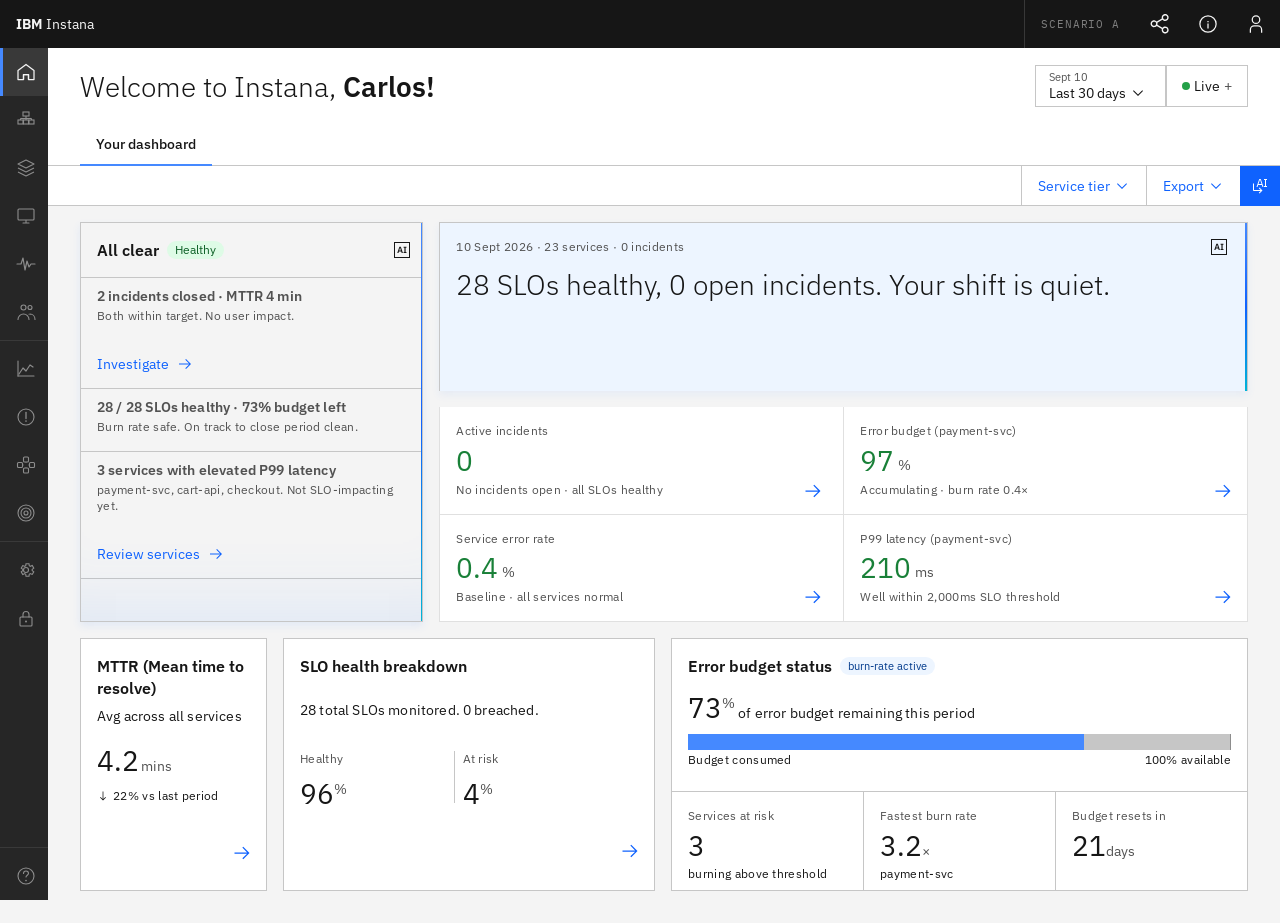
<file: WORK/BVD/BVD 2H 2026/AB testing option 2/instana-carlos-dashboard copy.html>
<!DOCTYPE html>
<html lang="en">
<head>
  <meta charset="UTF-8" />
  <meta name="viewport" content="width=device-width, initial-scale=1.0" />
  <title>IBM Instana — SRE Dashboard · Carlos</title>

  <!-- IBM Plex Sans & Mono -->
  <link href="https://fonts.googleapis.com/css2?family=IBM+Plex+Mono:wght@400;600&family=IBM+Plex+Sans:ital,wght@0,300;0,400;0,500;0,600;0,700;1,400&display=swap" rel="stylesheet" />

  <style>
    /* ── Reset ─────────────────────────────────────────────────────── */
    *, *::before, *::after { box-sizing: border-box; margin: 0; padding: 0; }
    html { overflow-x: hidden; }
    body {
      font-family: 'IBM Plex Sans', sans-serif;
      font-size: 14px;
      background: #f4f4f4;
      color: #161616;
      min-height: 100vh;
      overflow-x: hidden;
    }
    button { font-family: inherit; cursor: pointer; }
    a { text-decoration: none; color: inherit; }

    /* ═══════════════════════════════════════════════════════════════
       SHELL — HEADER (48px fixed, dark #161616)
    ═══════════════════════════════════════════════════════════════ */
    .shell-header {
      position: fixed;
      top: 0; left: 0; right: 0;
      height: 48px;
      background: #161616;
      display: flex;
      align-items: stretch;
      z-index: 9000;
    }
    .shell-header__brand {
      display: flex;
      align-items: center;
      padding: 0 16px;
      gap: 4px;
      color: #f4f4f4;
      font-size: 14px;
      white-space: nowrap;
      min-width: 114px;
    }
    .shell-header__brand-ibm { font-weight: 700; }
    .shell-header__brand-product { font-weight: 400; }
    .shell-header__spacer { flex: 1; }
    .shell-header__actions { display: flex; align-items: stretch; }

    /* Demo scenario toggle */
    #demoToggleBtn {
      display: flex; align-items: center;
      height: 48px; padding: 0 16px;
      background: transparent; border: none; border-left: 1px solid rgba(255,255,255,0.15);
      color: rgba(255,255,255,0.45);
      font-family: 'IBM Plex Mono', monospace;
      font-size: 11px; letter-spacing: 0.08em;
      cursor: pointer; transition: color 110ms; white-space: nowrap;
    }
    #demoToggleBtn:hover { color: rgba(255,255,255,0.75); }

    .shell-header__action {
      width: 48px; height: 48px;
      display: flex; align-items: center; justify-content: center;
      background: transparent; border: none;
      color: #f4f4f4;
      transition: background 110ms;
    }
    .shell-header__action:hover { background: #2d2d2d; }
    .shell-header__action svg { fill: #f4f4f4; display: block; }

    /* ── Persona switcher ─────────────────────────────────────────── */
    .persona-switcher { position: relative; display: flex; align-items: stretch; }
    .persona-switcher__btn {
      width: 48px; height: 48px;
      display: flex; align-items: center; justify-content: center;
      background: transparent; border: none; color: #f4f4f4;
      cursor: pointer; transition: background 110ms;
    }
    .persona-switcher__btn:hover,
    .persona-switcher__btn[aria-expanded="true"] { background: #2d2d2d; }
    .persona-switcher__btn svg { fill: #f4f4f4; display: block; }
    .persona-dropdown {
      display: none;
      position: fixed; top: 48px; right: 0;
      width: 220px;
      background: #262626;
      border: 1px solid #393939;
      box-shadow: 0 8px 24px rgba(0,0,0,0.4);
      z-index: 9100;
    }
    .persona-dropdown[aria-hidden="false"] { display: block; }
    .persona-dropdown__label {
      padding: 12px 16px 8px;
      font-size: 11px; font-weight: 600; letter-spacing: 0.32px;
      color: #8d8d8d; text-transform: uppercase;
    }
    .persona-dropdown__item {
      display: flex; align-items: center; gap: 12px;
      width: 100%; padding: 0 16px; height: 48px;
      background: transparent; border: none;
      font-family: 'IBM Plex Sans', sans-serif;
      font-size: 14px; color: #f4f4f4;
      cursor: pointer; text-align: left;
      transition: background 110ms; text-decoration: none;
    }
    .persona-dropdown__item:hover { background: #353535; }
    .persona-dropdown__item--active { background: #393939; }
    .persona-dropdown__avatar {
      width: 28px; height: 28px; border-radius: 50%;
      display: flex; align-items: center; justify-content: center;
      font-size: 12px; font-weight: 600; color: #ffffff;
      flex-shrink: 0; line-height: 1;
    }
    .persona-dropdown__name { flex: 1; }
    .persona-dropdown__check {
      width: 16px; height: 16px; flex-shrink: 0;
      fill: #78a9ff; display: none;
    }
    .persona-dropdown__item--active .persona-dropdown__check { display: block; }
    .persona-dropdown__divider { height: 1px; background: #393939; margin: 4px 0; }

    /* ═══════════════════════════════════════════════════════════════
       SHELL — SIDE NAV (48px wide, fixed, dark #262626)
    ═══════════════════════════════════════════════════════════════ */
    .shell-sidenav {
      position: fixed;
      top: 48px; left: 0; bottom: 0;
      width: 48px;
      background: #262626;
      display: flex;
      flex-direction: column;
      z-index: 8000;
      overflow: hidden;
    }
    .sidenav-group { display: flex; flex-direction: column; }
    .sidenav-sep { height: 1px; background: #393939; margin: 4px 0; }
    .sidenav-item {
      width: 48px; height: 48px;
      display: flex; align-items: center; justify-content: center;
      background: transparent; border: none;
      border-left: 3px solid transparent;
      color: #8d8d8d;
      transition: background 110ms, color 110ms;
      position: relative; flex-shrink: 0;
    }
    .sidenav-item:hover { background: #353535; color: #f4f4f4; }
    .sidenav-item--active { color: #f4f4f4; background: #393939; border-left-color: #4589ff; }
    .sidenav-item svg { fill: currentColor; display: block; }

    /* ═══════════════════════════════════════════════════════════════
       MAIN LAYOUT
    ═══════════════════════════════════════════════════════════════ */
    .page-layout {
      margin-top: 48px;
      margin-left: 48px;
      background: #ffffff;
      min-height: calc(100vh - 48px);
      transition: margin-right 220ms cubic-bezier(0.2,0,0.38,0.9);
    }
    body.chat-open .page-layout {
      margin-right: 320px;
    }

    /* ═══════════════════════════════════════════════════════════════
       PAGE HEADER
    ═══════════════════════════════════════════════════════════════ */
    .page-header { background: #ffffff; padding: 0 32px; border-bottom: none; }
    .page-header__title-row {
      display: flex; align-items: center; justify-content: space-between;
      height: 76px;
    }
    .page-header__title { font-size: 28px; font-weight: 300; color: #161616; line-height: 1.25; }
    .page-header__title strong { font-weight: 600; }

    .period-selector {
      display: flex; align-items: stretch;
      border: 1px solid #c6c6c6; height: 42px;
    }
    .period-selector__date {
      display: flex; flex-direction: column; justify-content: center;
      padding: 0 16px 0 13px; min-width: 130px;
      cursor: pointer; background: #ffffff; border: none;
      border-right: 1px solid #c6c6c6;
    }
    .period-selector__date-label { font-size: 11px; color: #525252; line-height: 1.3; }
    .period-selector__date-range {
      display: flex; align-items: center; gap: 4px;
      font-size: 14px; color: #161616; font-weight: 400;
    }
    .period-selector__date-range svg { fill: #161616; flex-shrink: 0; }
    .period-selector__live {
      display: flex; align-items: center; gap: 4px;
      padding: 0 15px; background: #ffffff; border: none;
      font-size: 14px; color: #161616; cursor: pointer;
      border-left: 1px solid #c6c6c6; white-space: nowrap;
    }
    .period-selector__live:hover { background: #f4f4f4; }
    .live-dot { width: 8px; height: 8px; background: #24a148; border-radius: 50%; display: inline-block; }
    .period-selector__live .plus { font-weight: 400; color: #525252; }

    .page-tabs {
      display: flex; align-items: stretch; height: 42px;
      border-bottom: 1px solid #c6c6c6;
      margin: 0 -32px; padding: 0 32px;
    }
    .page-tab {
      display: flex; align-items: center; padding: 0 16px;
      font-size: 14px; color: #525252; background: transparent; border: none;
      border-bottom: 2px solid transparent; margin-bottom: -1px;
      cursor: pointer; white-space: nowrap; transition: color 110ms;
    }
    .page-tab:hover { color: #161616; }
    .page-tab--active { color: #161616; border-bottom-color: #4589ff; font-weight: 500; }

    /* ═══════════════════════════════════════════════════════════════
       FILTER BAR
    ═══════════════════════════════════════════════════════════════ */
    .filter-bar {
      display: flex; align-items: stretch; height: 40px;
      border-bottom: 1px solid #c6c6c6; background: #ffffff;
    }
    .filter-bar__spacer { flex: 1; min-width: 0; }
    .filter-bar__divider { width: 1px; background: #c6c6c6; flex-shrink: 0; }
    .filter-btn {
      display: flex; align-items: center; gap: 4px;
      padding: 0 16px; font-size: 14px; color: #161616;
      background: transparent; border: none; height: 40px;
      cursor: pointer; white-space: nowrap; transition: background 110ms;
    }
    .filter-btn:hover { background: #f4f4f4; }
    .filter-btn--ghost { color: #0f62fe; }
    .filter-btn svg { fill: currentColor; }
    .view-btn--ai {
      width: 40px; height: 40px; padding: 0;
      background: #0f62fe; border: none;
      display: flex; align-items: center; justify-content: center;
      cursor: pointer; flex-shrink: 0;
    }
    .view-btn--ai:hover { background: #0353e9; }
    .ai-stamp {
      display: flex; align-items: center; justify-content: center;
      width: 16px; height: 16px; position: relative;
    }
    .ai-stamp::before { content: ''; position: absolute; inset: 0; border: 1.5px solid #ffffff; }
    .ai-stamp__text {
      font-size: 8px; font-weight: 700; color: #ffffff;
      letter-spacing: -0.5px; line-height: 1;
      font-family: 'IBM Plex Sans', sans-serif;
    }

    /* ═══════════════════════════════════════════════════════════════
       DASHBOARD CANVAS
    ═══════════════════════════════════════════════════════════════ */
    .dashboard-canvas { background: #f4f4f4; padding: 16px 32px 32px; }

    /* ══════════════════════════════════════════════════════════════════
       AI LEFT CARD — accent border: #4589ff → #0f62fe → #00b4d8
    ══════════════════════════════════════════════════════════════════ */
    .ai-left {
      background: #f4f4f4;
      position: relative; border: 1px solid #c6c6c6;
      display: flex; flex-direction: column;
      box-shadow: 0 4px 8px 0 rgba(69,137,255,0.10);
      overflow: hidden;
    }
    .ai-left::after {
      content: ''; position: absolute; right: 0; top: 0; bottom: 0; width: 1px;
      background: linear-gradient(180deg, #4589ff 0%, #0f62fe 50%, #00b4d8 100%);
      pointer-events: none; z-index: 10;
    }
    .ai-left__inner-glow {
      position: absolute; inset: 0;
      box-shadow: inset 0 -80px 70px -65px rgba(69,137,255,0.12);
      pointer-events: none; z-index: 8;
    }
    .ai-left__header { height: 54px; display: flex; align-items: center; flex-shrink: 0; }
    .ai-left__title-wrapper {
      flex: 1; padding: 0 8px 0 16px; min-width: 0;
      display: flex; align-items: center; gap: 8px;
    }
    .ai-left__title { font-size: 16px; font-weight: 600; line-height: 22px; color: #161616; white-space: nowrap; }
    .ai-left__icons {
      width: 40px; height: 40px; flex-shrink: 0;
      display: flex; align-items: center; justify-content: center;
    }
    .ai-label-mini {
      width: 16px; height: 16px; background: #0f62fe;
      display: flex; align-items: center; justify-content: center; position: relative;
    }
    .ai-label-mini::before { content: ''; position: absolute; inset: 2px; border: 1px solid rgba(255,255,255,0.8); }
    /* The .ai-label-mini__text span is now hidden; the AI SVG inside the element does the job */
    .ai-label-mini__text { display: none; }

    /* Tags */
    .tag--green {
      display: inline-flex; align-items: center;
      height: 18px; padding: 0 8px;
      background: #defbe6; color: #0e6027;
      font-size: 12px; font-weight: 400; line-height: 1; border-radius: 9px;
    }
    .tag--yellow {
      display: inline-flex; align-items: center;
      height: 18px; padding: 0 8px;
      background: #fdf6dd; color: #8e6a00;
      font-size: 12px; font-weight: 400; line-height: 1; border-radius: 9px;
    }
    .tag--blue {
      display: inline-flex; align-items: center;
      height: 18px; padding: 0 8px;
      background: #dde1ff; color: #0043ce;
      font-size: 11px; font-weight: 400; letter-spacing: 0.16px;
      border-radius: 100px; white-space: nowrap; flex-shrink: 0;
    }
    .tag--sre {
      display: inline-flex; align-items: center;
      height: 18px; padding: 0 8px;
      background: #edf5ff; color: #003a8c;
      font-size: 11px; font-weight: 400; border-radius: 100px; white-space: nowrap; flex-shrink: 0;
    }
    .tag--red {
      display: inline-flex; align-items: center;
      height: 18px; padding: 0 8px;
      background: #fff1f1; color: #a2191f;
      font-size: 11px; font-weight: 400; border-radius: 100px; white-space: nowrap; flex-shrink: 0;
    }

    /* AI insight tiles */
    .ai-insight {
      border-top: 1px solid #c6c6c6; border-bottom: 1px solid #c6c6c6;
      flex-shrink: 0; position: relative;
    }
    .ai-insight + .ai-insight { border-top: none; }
    .ai-insight__slot { padding: 8px 16px 0; }
    .ai-insight__label {
      font-size: 14px; font-weight: 600; line-height: 20px;
      color: #525252; letter-spacing: 0.16px;
    }
    .ai-insight__label--urgent { color: #0f62fe; }
    .ai-insight__label--warn   { color: #8e6a00; }
    .ai-insight__value {
      font-size: 12px; font-weight: 400; line-height: 16px;
      color: #525252; letter-spacing: 0.32px; margin-top: 2px; padding-bottom: 16px;
    }
    .ai-insight__btn { height: 48px; display: flex; align-items: center; }
    .ai-insight__ghost-btn {
      display: inline-flex; align-items: center; gap: 8px;
      height: 48px; padding: 0 16px;
      font-size: 14px; font-weight: 400; color: #0f62fe;
      background: transparent; border: none; cursor: pointer;
      font-family: 'IBM Plex Sans', sans-serif; transition: background 110ms;
    }
    .ai-insight__ghost-btn:hover { background: #d0e2ff; }
    .ai-insight__ghost-btn svg { fill: #0f62fe; flex-shrink: 0; }

    /* AI Right strip */
    .kpi-right-ai {
      background: #edf5ff;
      padding: 16px 56px 16px 16px;
      position: relative; height: 169px; flex-shrink: 0;
      display: flex; flex-direction: column; justify-content: flex-start;
      border: 1px solid #c6c6c6; border-bottom: none;
      box-shadow: 0 4px 8px 0 rgba(69,137,255,0.08);
    }
    .kpi-right-ai::after {
      content: ''; position: absolute; right: 0; top: 0; bottom: 0; width: 2px;
      background: linear-gradient(180deg, #4589ff 0%, #0f62fe 50%, #00b4d8 100%);
      pointer-events: none;
      z-index: 0;
    }
    .kpi-right-ai__meta { font-size: 12px; font-weight: 400; line-height: 16px; letter-spacing: 0.32px; color: #525252; margin-bottom: 12px; }
    .kpi-right-ai__text { font-size: 28px; font-weight: 300; color: #161616; line-height: 1.32; letter-spacing: 0; }
    .kpi-right-ai__badge {
      position: absolute; top: 16px; right: 20px;
      width: 16px; height: 16px; background: none;
      display: flex; align-items: center; justify-content: center;
      flex-shrink: 0;
      z-index: 1;               /* sit above ::after gradient border */
    }
    .kpi-right-ai__badge-inner {
      width: 14px; height: 14px; border: 1.5px solid rgba(255,255,255,0.8);
      display: flex; align-items: center; justify-content: center;
      font-size: 6px; font-weight: 700; color: #fff;
      font-family: 'IBM Plex Sans', sans-serif; letter-spacing: -0.3px; line-height: 1;
    }

    /* ══════════════════════════════════════════════════════════════════
       LAYOUT GRID
    ══════════════════════════════════════════════════════════════════ */
    .summary-and-kpi {
      display: grid;
      grid-template-columns: 353fr 831fr;
      gap: 16px; margin-bottom: 16px;
    }
    @media (max-width: 1056px) { .summary-and-kpi { grid-template-columns: 1fr; } }
    .summary-and-kpi__left { display: flex; flex-direction: column; align-self: stretch; min-width: 0; }
    .summary-and-kpi__right { display: flex; flex-direction: column; gap: 16px; min-width: 0; }

    /* ══════════════════════════════════════════════════════════════════
       KPI 2×2 GRID
    ══════════════════════════════════════════════════════════════════ */
    .kpi-2x2 {
      position: relative; width: 100%;
      border: 1px solid #e0e0e0; border-top: none;
      background: #ffffff; box-sizing: border-box; overflow: hidden;
    }
    .kpi-row { display: flex; position: relative; width: 100%; }
    .kpi-row--1 { height: 108px; border-bottom: 1px solid #e0e0e0; }
    .kpi-row--2 { height: 106px; }
    .kpi-cell {
      flex: 1; min-width: 0; height: 100%; background: #ffffff;
      padding: 16px; display: flex; flex-direction: column; gap: 4px; box-sizing: border-box;
    }
    .kpi-cell--right { border-left: 1px solid #e0e0e0; }
    .kpi-cell__label { font-size: 12px; font-weight: 400; line-height: 16px; letter-spacing: 0.32px; color: #525252; white-space: nowrap; overflow: hidden; text-overflow: ellipsis; }
    .kpi-cell__value-wrap { display: flex; flex-wrap: wrap; align-items: flex-end; gap: 4px; overflow: hidden; }
    .kpi-cell__value { font-size: 28px; font-weight: 400; line-height: 36px; color: #161616; font-family: 'IBM Plex Sans', sans-serif; white-space: nowrap; }
    .kpi-cell__unit { font-size: 14px; font-weight: 400; line-height: 20px; color: #525252; font-family: 'IBM Plex Sans', sans-serif; white-space: nowrap; align-self: flex-end; margin-bottom: 4px; }
    .kpi-cell__subtitle-wrap { display: flex; flex-wrap: wrap; align-items: flex-start; gap: 4px; }
    .kpi-cell__helper { font-size: 12px; font-weight: 400; line-height: 16px; letter-spacing: 0.32px; color: #525252; white-space: nowrap; font-family: 'IBM Plex Sans', sans-serif; }
    .kpi-cell__value--mono { font-family: 'IBM Plex Mono', monospace; }

    .kpi-arrow {
      position: absolute; width: 48px; height: 48px;
      display: flex; align-items: center; justify-content: center;
      background: transparent; border: none; cursor: pointer; padding: 0;
      transition: background 110ms; z-index: 2;
    }
    .kpi-arrow:hover { background: rgba(69,137,255,0.08); }
    .kpi-arrow svg { fill: #0f62fe; }
    .kpi-arrow--left-r1 { left: 43.26%; top: 60px; }
    .kpi-arrow--left-r2 { left: 43.26%; top: 58px; }
    .kpi-arrow--right-r1 { right: 0; top: 60px; }
    .kpi-arrow--right-r2 { right: 0; top: 58px; }

    /* ══════════════════════════════════════════════════════════════════
       BOTTOM ROW — identical structure to Shani, content swapped
    ══════════════════════════════════════════════════════════════════ */
    .row-summary { display: flex; gap: 16px; height: 253px; margin-bottom: 0; }
    .row-summary__left { display: flex; flex: 1; min-width: 0; gap: 0; }
    .row-summary__right { flex: 1; display: flex; flex-direction: column; border: 1px solid #c6c6c6; background: #ffffff; overflow: hidden; min-width: 0; }

    /* Tile 1: Avg metric */
    .summary-tile {
      flex: 1; min-width: 0; background: #ffffff;
      display: flex; flex-direction: column; height: 253px;
      position: relative; border: 1px solid #c6c6c6; box-sizing: border-box;
    }
    .summary-tile__title { font-size: 16px; font-weight: 600; line-height: 22px; color: #161616; padding: 16px 16px 0 16px; }
    .summary-tile__sub { font-size: 14px; font-weight: 400; line-height: 18px; letter-spacing: 0.16px; color: #161616; padding: 8px 16px 0 16px; }
    .summary-tile__metric { position: absolute; top: 104px; left: 16px; right: 16px; }
    .summary-tile__big { font-size: 28px; font-weight: 400; color: #161616; line-height: 36px; font-family: 'IBM Plex Sans', sans-serif; display: flex; align-items: baseline; gap: 2px; }
    .summary-tile__big-unit { font-size: 14px; font-weight: 400; color: #525252; letter-spacing: 0.16px; }
    .summary-tile__trend { font-size: 12px; font-weight: 400; color: #161616; line-height: 16px; letter-spacing: 0.32px; margin-top: 4px; display: flex; align-items: center; gap: 4px; }
    .summary-tile__arrow-btn { position: absolute; top: 190px; right: 0; width: 48px; height: 48px; display: flex; align-items: center; justify-content: center; background: transparent; border: none; cursor: pointer; }
    .summary-tile__arrow-btn:hover { background: rgba(69,137,255,0.08); }
    .summary-tile__arrow-btn svg { fill: #0f62fe; }

    /* Tile 2: Split-column */
    .closure-tile {
      flex: 2; min-width: 0; background: #ffffff;
      display: flex; flex-direction: column; height: 253px;
      position: relative; border: 1px solid #c6c6c6; box-sizing: border-box; margin-left: 16px;
    }
    .closure-tile__header { padding: 16px 16px 0 16px; height: 54px; flex-shrink: 0; box-sizing: border-box; }
    .closure-tile__title { font-size: 16px; font-weight: 600; line-height: 22px; color: #161616; }
    .closure-tile__sub { font-size: 14px; font-weight: 400; line-height: 18px; letter-spacing: 0.16px; color: #161616; padding: 8px 16px 0 16px; height: 34px; box-sizing: border-box; }
    .closure-slot { position: absolute; top: 112px; left: 16px; right: 16px; }
    .closure-split { display: flex; align-items: flex-start; gap: 0; height: 52px; }
    .closure-col--left { width: 146.5px; flex-shrink: 0; }
    .closure-col--right { width: 145.5px; flex-shrink: 0; }
    .closure-divider { width: 1px; align-self: stretch; background: #c6c6c6; flex-shrink: 0; margin: 0 7.5px; }
    .closure-label { font-size: 12px; font-weight: 400; line-height: 16px; letter-spacing: 0.32px; color: #525252; margin-bottom: 4px; }
    .closure-value { font-size: 28px; font-weight: 400; line-height: 36px; color: #161616; font-family: 'IBM Plex Sans', sans-serif; }
    .closure-value sup { font-size: 14px; color: #525252; font-weight: 400; vertical-align: super; }
    .closure-tile__arrow-btn { position: absolute; top: 188px; right: 0; width: 48px; height: 48px; display: flex; align-items: center; justify-content: center; background: transparent; border: none; cursor: pointer; }
    .closure-tile__arrow-btn:hover { background: rgba(69,137,255,0.08); }
    .closure-tile__arrow-btn svg { fill: #0f62fe; }

    /* Tile 3: Right — error budget meter */
    .account-top {
      height: 152px; flex: 0 0 152px; background: #ffffff;
      display: flex; flex-direction: column; padding: 0; overflow: hidden; position: relative;
    }
    .account-top__header { display: flex; align-items: center; gap: 8px; padding: 16px 16px 0 16px; flex-shrink: 0; }
    .account-top__title { font-size: 16px; font-weight: 600; line-height: 22px; color: #161616; white-space: nowrap; }
    .account-top__slot { padding: 8px 16px 0 16px; flex: 1; }
    .account-pct-row { display: flex; align-items: baseline; gap: 0; margin-bottom: 8px; }
    .account-pct { font-size: 28px; font-weight: 400; line-height: 36px; color: #161616; font-family: 'IBM Plex Sans', sans-serif; }
    .account-pct sup { font-size: 14px; font-weight: 400; color: #525252; vertical-align: super; }
    .account-pct-label { font-size: 14px; font-weight: 400; line-height: 18px; color: #161616; letter-spacing: 0.16px; }
    .progress-track { height: 16px; background: #c6c6c6; flex-shrink: 0; position: relative; border-right: 1px solid #8d8d8d; }
    .progress-fill { height: 100%; background: #4589ff; width: 73%; }
    .progress-labels { display: flex; justify-content: space-between; font-size: 12px; font-weight: 400; line-height: 16px; letter-spacing: 0.32px; color: #161616; margin-top: 2px; }

    .account-bottom {
      height: 101px; flex: 0 0 101px;
      display: grid; grid-template-columns: 1fr 1px 1fr 1px 1fr;
      border-top: 1px solid #c6c6c6; background: #ffffff; overflow: hidden;
    }
    .account-bottom__divider { background: #c6c6c6; width: 1px; }
    .account-stat { padding: 16px; display: flex; flex-direction: column; justify-content: flex-start; overflow: hidden; }
    .account-stat__label { font-size: 12px; font-weight: 400; line-height: 16px; letter-spacing: 0.32px; color: #525252; margin-bottom: 4px; }
    .account-stat__value { font-size: 28px; font-weight: 400; line-height: 36px; color: #161616; font-family: 'IBM Plex Sans', sans-serif; }
    .account-stat__value sub { font-size: 14px; font-weight: 400; color: #525252; vertical-align: baseline; line-height: 1; }
    .account-stat__note { font-size: 12px; font-weight: 400; line-height: 16px; letter-spacing: 0.32px; color: #161616; margin-top: 2px; }

    /* ═══════════════════════════════════════════════════════════════
       AI CHAT PANEL — fixed right side drawer
    ═══════════════════════════════════════════════════════════════ */
    /* ── Carbon for AI Chat Shell — White theme ─────────────────────────────── */
    .chat-panel {
      position: fixed;
      top: 48px; right: 0; bottom: 0;
      width: 320px;
      background: #ffffff;           /* $background White */
      border-left: 1px solid #e0e0e0; /* $border-subtle-01 */
      display: flex;
      flex-direction: column;
      z-index: 8500;
      transform: translateX(100%);
      transition: transform 220ms cubic-bezier(0.2,0,0.38,0.9);
      overflow: hidden;
    }
    body.chat-open .chat-panel {
      transform: translateX(0);
    }

    .chat-panel__header {
      height: 56px;
      background: #ffffff;
      border-bottom: 1px solid #e0e0e0;
      display: flex;
      align-items: center;
      padding: 0 8px 0 16px;
      flex-shrink: 0;
      gap: 4px;
    }
    .chat-panel__header-ai {
      width: 36px; height: 36px;
      background: transparent;
      border: 2px solid #161616;
      display: flex; align-items: center; justify-content: center;
      flex-shrink: 0;
    }
    .chat-panel__header-ai-text {
      font-size: 11px; font-weight: 700; color: #161616;
      font-family: 'IBM Plex Sans', sans-serif;
      letter-spacing: 0; line-height: 1;
    }
    .chat-panel__header-title {
      flex: 1;
      font-size: 16px; font-weight: 700; color: #161616;
      letter-spacing: 0.16px;
    }
    .chat-panel__header-action {
      width: 40px; height: 40px;
      display: flex; align-items: center; justify-content: center;
      background: transparent; border: none; color: #161616;
      cursor: pointer; transition: background 110ms; flex-shrink: 0;
    }
    .chat-panel__header-action:hover { background: #e8e8e8; }
    .chat-panel__header-action svg { fill: #161616; display: block; }
    .chat-panel__header-close {
      width: 40px; height: 40px;
      display: flex; align-items: center; justify-content: center;
      background: transparent; border: none; color: #161616;
      cursor: pointer; transition: background 110ms; flex-shrink: 0;
    }
    .chat-panel__header-close:hover { background: #e8e8e8; }
    .chat-panel__header-close svg { fill: #161616; display: block; }

    .chat-panel__context {
      display: none;
    }

    .chat-panel__messages {
      flex: 1;
      overflow-y: auto;
      padding: 24px 16px 16px;
      display: flex;
      flex-direction: column;
      gap: 0;
      scroll-behavior: smooth;
      background: #ffffff;
    }
    .chat-panel__messages::-webkit-scrollbar { width: 4px; }
    .chat-panel__messages::-webkit-scrollbar-track { background: transparent; }
    .chat-panel__messages::-webkit-scrollbar-thumb { background: #c6c6c6; border-radius: 2px; }

    .chat-welcome {
      background: transparent;
      padding: 0;
      display: flex;
      flex-direction: column;
      gap: 0;
    }
    .chat-welcome__avatar-row {
      display: flex; align-items: center; gap: 8px;
      margin-bottom: 12px;
    }
    .chat-welcome__avatar-row span {
      font-size: 12px; color: #525252;
      font-family: 'IBM Plex Sans', sans-serif; letter-spacing: 0.32px;
    }
    .chat-welcome__wx-avatar {
      width: 32px; height: 32px;
      flex-shrink: 0;
    }
    .chat-welcome__heading {
      font-size: 16px; font-weight: 600; color: #161616;
      line-height: 22px; letter-spacing: 0; margin: 0 0 4px;
    }
    .chat-welcome__sub {
      font-size: 20px; font-weight: 300; color: #161616;
      line-height: 28px; letter-spacing: 0; margin: 0 0 24px;
    }
    .chat-welcome__row { display: flex; align-items: flex-start; gap: 8px; }
    .chat-welcome__avatar { display: none; }
    .chat-welcome__name { display: none; }
    .chat-welcome__text { display: none; }
    .chat-welcome__suggestions { display: none; }
    .chat-welcome__icon { display: none; }

    .chat-suggestions {
      display: flex; flex-direction: column; gap: 8px;
    }
    .chat-suggestion {
      background: #ffffff;
      border: 1px solid #0f62fe;
      border-radius: 20px;
      padding: 8px 20px;
      font-size: 14px; font-weight: 400;
      color: #0f62fe;
      font-family: 'IBM Plex Sans', sans-serif;
      text-align: left; cursor: pointer;
      transition: background 110ms, border-color 110ms;
      line-height: 20px; letter-spacing: 0.16px;
      display: inline-block; width: fit-content;
    }
    .chat-suggestion:hover {
      background: #edf5ff;
      border-color: #0043ce;
      color: #0043ce;
    }

    .chat-msg { display: flex; flex-direction: column; margin-bottom: 28px; }
    .chat-msg--user { align-items: flex-end; }
    .chat-msg--ai { align-items: flex-start; }
    .chat-msg__meta-row {
      display: flex; align-items: center; gap: 8px;
      margin-bottom: 4px;
    }
    .chat-msg--user .chat-msg__meta-row { flex-direction: row-reverse; }
    .chat-msg__bubble-row { display: flex; align-items: flex-end; gap: 8px; }
    .chat-msg--user .chat-msg__bubble-row { flex-direction: row-reverse; }
    .chat-msg__ai-avatar {
      width: 36px; height: 36px;
      flex-shrink: 0;
    }
    .chat-msg__avatar {
      width: 36px; height: 36px; border-radius: 50%;
      background: #ff832b;
      display: flex; align-items: center; justify-content: center;
      font-size: 12px; font-weight: 700; color: #fff;
      flex-shrink: 0; font-family: 'IBM Plex Sans', sans-serif; line-height: 1;
    }
    .chat-msg__sender {
      font-size: 12px; color: #525252;
      letter-spacing: 0.32px;
      font-family: 'IBM Plex Sans', sans-serif;
    }
    .chat-msg__bubble {
      max-width: 240px;
      padding: 10px 12px;
      font-size: 14px; line-height: 20px; letter-spacing: 0.16px;
    }
    .chat-msg--user .chat-msg__bubble {
      background: #e8e8e8; color: #161616;
      border-radius: 12px 12px 0 12px;
    }
    .chat-msg--ai .chat-msg__bubble {
      background: #ffffff; color: #161616;
      border-radius: 0 12px 12px 12px;
    }
    .chat-msg__feedback {
      display: flex; align-items: center; gap: 2px;
      margin-top: 6px;
    }
    .chat-feedback-btn {
      width: 28px; height: 28px;
      display: flex; align-items: center; justify-content: center;
      background: transparent; border: none; color: #6f6f6f;
      cursor: pointer; transition: background 110ms, color 110ms;
      border-radius: 2px;
    }
    .chat-feedback-btn:hover { background: #e8e8e8; color: #161616; }
    .chat-feedback-btn svg { fill: currentColor; display: block; }
    .chat-msg__bubble--chart {
      max-width: 100%;
      width: 100%;
      box-sizing: border-box;
      padding: 12px 14px;
    }
    .chat-msg__time {
      font-size: 11px; color: #8d8d8d;
      letter-spacing: 0.32px;
    }

    .chat-typing {
      display: flex; align-items: center; gap: 8px;
      margin-bottom: 28px;
    }
    .chat-typing__avatar {
      width: 36px; height: 36px; flex-shrink: 0;
    }
    .chat-typing__dots {
      background: transparent;
      padding: 4px 0; border-radius: 0;
      display: flex; align-items: center; gap: 4px;
    }
    .chat-typing__dot {
      width: 6px; height: 6px; border-radius: 50%;
      background: #8d8d8d;
      animation: chat-dot-bounce 1.2s ease-in-out infinite;
    }
    .chat-typing__dot:nth-child(2) { animation-delay: 0.2s; }
    .chat-typing__dot:nth-child(3) { animation-delay: 0.4s; }
    @keyframes chat-dot-bounce {
      0%, 60%, 100% { transform: translateY(0); opacity: 0.4; }
      30% { transform: translateY(-4px); opacity: 1; }
    }

    .chat-citations { display: flex; flex-wrap: wrap; gap: 4px; margin-top: 6px; }
    .chat-citation {
      display: inline-flex; align-items: center; gap: 4px;
      background: #e8e8e8; border: 1px solid #c6c6c6;
      padding: 2px 8px; font-size: 11px; color: #0f62fe; cursor: pointer;
      transition: background 110ms;
    }
    .chat-citation:hover { background: #d1d1d1; }
    .chat-citation svg { fill: #0f62fe; flex-shrink: 0; }

    .chat-date-divider {
      display: flex; align-items: center; gap: 8px;
      font-size: 11px; color: #8d8d8d; letter-spacing: 0.32px;
      margin-bottom: 28px;
    }
    .chat-date-divider::before,
    .chat-date-divider::after {
      content: ''; flex: 1; height: 1px; background: #e0e0e0;
    }

    .chat-panel__footer {
      flex-shrink: 0;
      background: #f0f4ff;
      border-top: 1px solid #e0e0e0;
    }
    .chat-panel__actions-row {
      display: none;
    }
    .chat-panel__action-btn {
      width: 32px; height: 32px;
      display: flex; align-items: center; justify-content: center;
      background: transparent; border: none; color: #525252;
      cursor: pointer; transition: background 110ms, color 110ms;
    }
    .chat-panel__action-btn:hover { background: #e8e8e8; color: #161616; }
    .chat-panel__action-btn svg { fill: currentColor; }
    .chat-panel__input-row {
      display: flex; align-items: center;
      padding: 14px 16px;
      gap: 8px;
      background: #ffffff;
    }
    .chat-panel__input-wrap {
      flex: 1;
      background: transparent;
      border: none;
      display: flex; align-items: center;
      min-height: 24px; padding: 0;
    }
    .chat-panel__input {
      flex: 1; background: transparent; border: none; outline: none;
      font-size: 15px; color: #161616; font-family: 'IBM Plex Sans', sans-serif;
      padding: 0; resize: none; min-height: 24px; max-height: 120px;
      line-height: 20px; letter-spacing: 0.16px;
    }
    .chat-panel__input::placeholder { color: #a8a8a8; }
    .chat-panel__send {
      width: 32px; height: 32px;
      background: transparent; border: none;
      display: flex; align-items: center; justify-content: center;
      cursor: pointer; transition: background 110ms; flex-shrink: 0;
      border-radius: 2px;
    }
    .chat-panel__send:hover { background: #e8e8e8; }
    .chat-panel__send:disabled { opacity: 0.4; cursor: not-allowed; }
    .chat-panel__send svg { fill: #525252; }
    .chat-panel__disclaimer {
      display: none;
    }

    .view-btn--ai--active {
      background: #0353e9 !important;
      box-shadow: inset 0 0 0 2px #78a9ff;
    }


    /* ── Trace Panel (tearsheet-style, 600px, config-driven) ───────────── */

    /* Backdrop */
    .trace-panel-backdrop {
      display: none;
      position: fixed;
      inset: 0;
      background: rgba(0,0,0,0.4);
      z-index: 8300;
    }
    body.trace-panel-open .trace-panel-backdrop {
      display: block;
    }

    /* Panel shell */
    .trace-panel {
      position: fixed;
      top: 48px; right: 0; bottom: 0;
      width: 600px;
      background: #ffffff;
      border-left: 1px solid #e0e0e0;
      display: flex;
      flex-direction: column;
      z-index: 8400;
      transform: translateX(100%);
      transition: transform 220ms cubic-bezier(0.2,0,0.38,0.9);
      overflow: hidden;
    }
    body.trace-panel-open .trace-panel {
      transform: translateX(0);
    }

    /* Panel header — critical red for P1 */
    .trace-panel__header {
      background: #da1e28;
      color: #ffffff;
      height: 64px;
      display: flex;
      align-items: center;
      padding: 0 16px;
      gap: 12px;
      flex-shrink: 0;
    }
    .trace-panel__header-title {
      flex: 1;
      font-size: 16px;
      font-weight: 600;
      color: #ffffff;
      letter-spacing: 0.16px;
      white-space: nowrap;
      overflow: hidden;
      text-overflow: ellipsis;
    }
    .trace-panel__header-sub {
      font-size: 12px;
      font-weight: 400;
      color: rgba(255,255,255,0.8);
      letter-spacing: 0.32px;
      margin-top: 2px;
    }
    .trace-panel__header-text { flex: 1; min-width: 0; }
    .trace-panel__p1-badge {
      display: inline-flex;
      align-items: center;
      height: 20px;
      padding: 0 8px;
      background: rgba(255,255,255,0.2);
      border: 1px solid rgba(255,255,255,0.5);
      color: #ffffff;
      font-size: 11px;
      font-weight: 500;
      letter-spacing: 0.16px;
      border-radius: 2px;
      white-space: nowrap;
      flex-shrink: 0;
    }
    .trace-panel__close {
      width: 40px; height: 40px;
      display: flex; align-items: center; justify-content: center;
      background: transparent;
      border: none;
      color: #ffffff;
      cursor: pointer;
      transition: background 110ms;
      flex-shrink: 0;
    }
    .trace-panel__close:hover { background: rgba(255,255,255,0.15); }
    .trace-panel__close svg { fill: #ffffff; display: block; }

    /* Tab bar */
    .trace-panel__tabs {
      height: 48px;
      background: #ffffff;
      border-bottom: 1px solid #e0e0e0;
      display: flex;
      align-items: stretch;
      flex-shrink: 0;
      overflow-x: auto;
      scrollbar-width: none;
    }
    .trace-panel__tabs::-webkit-scrollbar { display: none; }
    .trace-panel__tab-btn {
      display: flex;
      align-items: center;
      padding: 0 16px;
      font-family: 'IBM Plex Sans', sans-serif;
      font-size: 14px;
      font-weight: 400;
      color: #525252;
      background: transparent;
      border: none;
      border-bottom: 2px solid transparent;
      cursor: pointer;
      white-space: nowrap;
      transition: color 110ms, border-color 110ms, background 110ms;
    }
    .trace-panel__tab-btn:hover { background: #f4f4f4; color: #161616; }
    .trace-panel__tab-btn--active {
      color: #0f62fe;
      border-bottom-color: #0f62fe;
      font-weight: 600;
    }

    /* Scrollable body */
    .trace-panel__body {
      flex: 1;
      overflow-y: auto;
      padding: 0;
      scrollbar-width: thin;
      scrollbar-color: #c6c6c6 transparent;
    }
    .trace-panel__body::-webkit-scrollbar { width: 4px; }
    .trace-panel__body::-webkit-scrollbar-track { background: transparent; }
    .trace-panel__body::-webkit-scrollbar-thumb { background: #c6c6c6; border-radius: 2px; }

    /* Tab panes */
    .trace-panel__tab-pane { display: none; padding: 24px 24px 32px; }
    .trace-panel__tab-pane--active { display: block; }

    /* Sticky footer */
    .trace-panel__footer {
      height: 64px;
      border-top: 1px solid #e0e0e0;
      display: flex;
      align-items: center;
      padding: 0 24px;
      gap: 12px;
      flex-shrink: 0;
      background: #ffffff;
    }
    .tp-btn-primary {
      display: inline-flex;
      align-items: center;
      height: 40px;
      padding: 0 16px;
      background: #0f62fe;
      color: #ffffff;
      font-family: 'IBM Plex Sans', sans-serif;
      font-size: 14px;
      font-weight: 400;
      border: none;
      cursor: pointer;
      transition: background 110ms;
      gap: 8px;
    }
    .tp-btn-primary:hover { background: #0353e9; }
    .tp-btn-primary svg { fill: #ffffff; flex-shrink: 0; }
    .tp-btn-ghost {
      display: inline-flex;
      align-items: center;
      height: 40px;
      padding: 0 16px;
      background: transparent;
      color: #0f62fe;
      font-family: 'IBM Plex Sans', sans-serif;
      font-size: 14px;
      font-weight: 400;
      border: 1px solid #0f62fe;
      cursor: pointer;
      transition: background 110ms;
    }
    .tp-btn-ghost:hover { background: #d0e2ff; }
    .tp-btn-danger-ghost {
      display: inline-flex;
      align-items: center;
      height: 40px;
      padding: 0 16px;
      background: transparent;
      color: #da1e28;
      font-family: 'IBM Plex Sans', sans-serif;
      font-size: 14px;
      font-weight: 400;
      border: 1px solid #da1e28;
      cursor: pointer;
      transition: background 110ms;
    }
    .tp-btn-danger-ghost:hover { background: #fff1f1; }

    /* ── Tab 1: AI Summary ──────────────────────────────────────────── */
    .tp-ai-block {
      background: #edf5ff;
      border-left: 3px solid #0f62fe;
      padding: 16px;
      margin-bottom: 20px;
    }
    .tp-ai-block__meta {
      display: flex;
      align-items: center;
      gap: 8px;
      margin-bottom: 10px;
    }
    .tp-ai-badge {
      display: inline-flex;
      align-items: center;
      justify-content: center;
      width: 20px; height: 20px;
      background: #0f62fe;
      color: #ffffff;
      font-size: 9px;
      font-weight: 700;
      letter-spacing: 0;
      flex-shrink: 0;
    }
    .tp-ai-block__label {
      font-size: 11px;
      font-weight: 500;
      color: #0043ce;
      letter-spacing: 0.32px;
      text-transform: uppercase;
    }
    .tp-ai-block__timestamp {
      font-size: 11px;
      color: #525252;
      margin-left: auto;
    }
    .tp-ai-block__text {
      font-size: 14px;
      line-height: 1.5;
      color: #161616;
    }
    .tp-section-heading {
      font-size: 12px;
      font-weight: 600;
      color: #525252;
      letter-spacing: 0.32px;
      text-transform: uppercase;
      margin-bottom: 12px;
      padding-bottom: 8px;
      border-bottom: 1px solid #e0e0e0;
    }
    .tp-key-metrics {
      display: grid;
      grid-template-columns: 1fr 1fr;
      gap: 1px;
      background: #e0e0e0;
      border: 1px solid #e0e0e0;
      margin-bottom: 24px;
    }
    .tp-metric-cell {
      background: #ffffff;
      padding: 12px 14px;
    }
    .tp-metric-cell__label {
      font-size: 11px;
      font-weight: 400;
      color: #525252;
      letter-spacing: 0.32px;
      margin-bottom: 4px;
    }
    .tp-metric-cell__value {
      font-size: 20px;
      font-weight: 600;
      color: #161616;
      font-family: 'IBM Plex Mono', monospace;
      line-height: 1.2;
    }
    .tp-metric-cell__value--critical { color: #da1e28; }
    .tp-metric-cell__value--warning  { color: #8e6a00; }
    .tp-metric-cell__value--ok       { color: #198038; }

    /* ── Tab 2: Trace Details ───────────────────────────────────────── */
    .tp-metric-row {
      display: flex;
      align-items: baseline;
      justify-content: space-between;
      padding: 10px 0;
      border-bottom: 1px solid #f4f4f4;
      gap: 16px;
    }
    .tp-metric-row:last-child { border-bottom: none; }
    .tp-metric-row__key {
      font-size: 13px;
      font-weight: 400;
      color: #525252;
      flex-shrink: 0;
    }
    .tp-metric-row__val {
      font-size: 13px;
      font-weight: 500;
      color: #161616;
      text-align: right;
      font-family: 'IBM Plex Mono', monospace;
      word-break: break-all;
    }
    .tp-metric-row__val--critical { color: #da1e28; }
    .tp-metric-row__val--warning  { color: #8e6a00; }
    .tp-metric-row__val--ok       { color: #198038; }
    .tp-callout {
      background: #fff8f8;
      border-left: 3px solid #da1e28;
      padding: 12px 14px;
      margin-top: 20px;
      font-size: 13px;
      color: #161616;
      line-height: 1.5;
    }
    .tp-callout strong { color: #da1e28; }

    /* ── Tab 3: Actions ─────────────────────────────────────────────── */
    .tp-actions-intro {
      font-size: 13px;
      color: #525252;
      line-height: 1.5;
      margin-bottom: 20px;
    }
    .tp-action-list { display: flex; flex-direction: column; gap: 10px; }
    .tp-action-item {
      display: flex;
      align-items: flex-start;
      gap: 12px;
      padding: 14px 16px;
      border: 1px solid #e0e0e0;
      background: #ffffff;
      cursor: pointer;
      transition: background 110ms, border-color 110ms;
      text-align: left;
      width: 100%;
      font-family: 'IBM Plex Sans', sans-serif;
    }
    .tp-action-item:hover { background: #f4f4f4; border-color: #c6c6c6; }
    .tp-action-item--primary { border-color: #0f62fe; background: #edf5ff; }
    .tp-action-item--primary:hover { background: #d0e2ff; }
    .tp-action-item--danger  { border-color: #da1e28; }
    .tp-action-item--danger:hover  { background: #fff1f1; }
    .tp-action-item__icon {
      width: 24px; height: 24px;
      display: flex; align-items: center; justify-content: center;
      flex-shrink: 0;
      margin-top: 1px;
    }
    .tp-action-item__icon svg { display: block; }
    .tp-action-item__content { flex: 1; min-width: 0; }
    .tp-action-item__title {
      font-size: 14px;
      font-weight: 600;
      color: #161616;
      margin-bottom: 2px;
    }
    .tp-action-item--primary .tp-action-item__title { color: #0043ce; }
    .tp-action-item--danger  .tp-action-item__title { color: #da1e28; }
    .tp-action-item__desc {
      font-size: 12px;
      color: #525252;
      line-height: 1.4;
    }
    .tp-action-item__badge {
      display: inline-flex;
      align-items: center;
      height: 16px;
      padding: 0 6px;
      font-size: 10px;
      font-weight: 500;
      border-radius: 2px;
      white-space: nowrap;
      flex-shrink: 0;
      margin-top: 3px;
    }
    .tp-action-item__badge--ai { background: #dde1ff; color: #0043ce; }
    .tp-action-item__badge--urgent { background: #fff1f1; color: #da1e28; }

    /* ── Tab 4: Team ────────────────────────────────────────────────── */
    .tp-team-intro {
      font-size: 13px;
      color: #525252;
      line-height: 1.5;
      margin-bottom: 20px;
    }
    .tp-person-card {
      border: 1px solid #e0e0e0;
      background: #ffffff;
      padding: 16px;
      margin-bottom: 16px;
    }
    .tp-person-card__top {
      display: flex;
      align-items: center;
      gap: 12px;
      margin-bottom: 12px;
    }
    .tp-person-card__avatar {
      width: 40px; height: 40px;
      border-radius: 50%;
      display: flex;
      align-items: center;
      justify-content: center;
      font-size: 14px;
      font-weight: 600;
      flex-shrink: 0;
    }
    .tp-person-card__avatar--rj {
      background: #fff2e8;
      color: #ff832b;
      border: 1px solid #ff832b;
    }
    .tp-person-card__name {
      font-size: 14px;
      font-weight: 600;
      color: #161616;
    }
    .tp-person-card__role {
      font-size: 12px;
      color: #525252;
      margin-top: 1px;
    }
    .tp-person-card__context {
      font-size: 13px;
      color: #525252;
      line-height: 1.5;
      padding: 12px 14px;
      background: #f4f4f4;
      border-left: 3px solid #ff832b;
      margin-bottom: 14px;
    }
    .tp-person-card__actions {
      display: flex;
      gap: 8px;
      flex-wrap: wrap;
    }
    .tp-btn-secondary {
      display: inline-flex;
      align-items: center;
      height: 36px;
      padding: 0 14px;
      background: transparent;
      color: #161616;
      font-family: 'IBM Plex Sans', sans-serif;
      font-size: 13px;
      font-weight: 400;
      border: 1px solid #c6c6c6;
      cursor: pointer;
      transition: background 110ms;
    }
    .tp-btn-secondary:hover { background: #e8e8e8; }
    .tp-btn-orange {
      display: inline-flex;
      align-items: center;
      height: 36px;
      padding: 0 14px;
      background: #ff832b;
      color: #ffffff;
      font-family: 'IBM Plex Sans', sans-serif;
      font-size: 13px;
      font-weight: 400;
      border: none;
      cursor: pointer;
      transition: background 110ms;
    }
    .tp-btn-orange:hover { background: #e67a28; }


    /* ── P99 latency replacement tile ─────────────────────────────── */
    .p99-latency-tile {
      width: 236px;
      min-height: 253px;
      background: #ffffff;
      border: 1px solid #e0e0e0;
      border-radius: 2px;
      padding: 16px;
      box-sizing: border-box;
      display: flex;
      flex-direction: column;
      gap: 8px;
      position: relative;
    }
    .p99-latency-tile__header {
      font-size: 12px;
      color: #525252;
      font-weight: 600;
    }
    .p99-latency-tile__ai-badge {
      position: absolute;
      top: 10px;
      right: 10px;
      font-size: 9px;
      color: #0043ce;
      background: rgba(0,67,206,0.10);
      padding: 2px 6px;
      border-radius: 8px;
      font-weight: 600;
    }
    .p99-latency-tile svg { flex: 1; }
    @keyframes tile-animate-in {
      from { opacity: 0; transform: translateY(12px); }
      to   { opacity: 1; transform: translateY(0); }
    }
    .tile-animate-in {
      animation: tile-animate-in 280ms ease forwards;
    }

    /* ═══════════════════════════════════════════════════════════════
       EXPORT & NOTIFICATIONS SIDE PANEL
       480px right drawer — three tabs: Export once / Scheduled / Alerts
    ═══════════════════════════════════════════════════════════════ */
    .export-panel {
      position: fixed;
      top: 48px; right: 0; bottom: 0;
      width: 480px;
      background: #ffffff;
      border-left: 1px solid #e0e0e0;
      display: flex; flex-direction: column;
      z-index: 8800;
      transform: translateX(100%);
      transition: transform 220ms cubic-bezier(0.2,0,0.38,0.9);
      overflow: hidden;
      font-family: 'IBM Plex Sans', sans-serif;
    }
    body.export-open .export-panel { transform: translateX(0); }
    body.export-open .page-layout  { margin-right: 480px; }
    body.export-open.trace-panel-open .page-layout { margin-right: 480px; }

    .export-panel__header { padding: 16px 16px 14px; border-bottom: 1px solid #e0e0e0; flex-shrink: 0; }
    .export-panel__header-top { display: flex; align-items: flex-start; gap: 10px; }
    .export-panel__title-block { flex: 1; min-width: 0; }
    .export-panel__title  { font-size: 18px; font-weight: 600; color: #161616; line-height: 24px; }
    .export-panel__subtitle { font-size: 12px; color: #525252; line-height: 18px; letter-spacing: 0.16px; margin-top: 2px; }
    .export-panel__close {
      width: 32px; height: 32px; flex-shrink: 0;
      display: flex; align-items: center; justify-content: center;
      background: transparent; border: none; color: #525252;
      cursor: pointer; transition: background 110ms; border-radius: 2px;
    }
    .export-panel__close:hover { background: #e8e8e8; color: #161616; }
    .export-panel__close svg { fill: currentColor; display: block; }

    .export-tabs { display: flex; border-bottom: 1px solid #e0e0e0; flex-shrink: 0; }
    .export-tab {
      flex: 1; height: 40px;
      display: flex; align-items: center; justify-content: center; gap: 5px;
      font-size: 13px; color: #525252;
      background: transparent; border: none; border-bottom: 2px solid transparent;
      cursor: pointer; transition: color 110ms, border-color 110ms;
      font-family: 'IBM Plex Sans', sans-serif;
    }
    .export-tab:hover { background: #f4f4f4; color: #161616; }
    .export-tab--active { color: #161616; font-weight: 500; border-bottom-color: #4589ff; }
    .export-tab svg { fill: currentColor; flex-shrink: 0; }

    .export-panel__body { flex: 1; overflow-y: auto; padding: 20px 16px 16px; }
    .export-panel__body::-webkit-scrollbar { width: 4px; }
    .export-panel__body::-webkit-scrollbar-track { background: transparent; }
    .export-panel__body::-webkit-scrollbar-thumb { background: #c6c6c6; border-radius: 2px; }
    .export-tab-body { display: none; }
    .export-tab-body--visible { display: block; }

    .export-section-label {
      font-size: 11px; font-weight: 600; text-transform: uppercase;
      letter-spacing: 0.64px; color: #6f6f6f;
      margin-bottom: 10px; margin-top: 20px;
    }
    .export-section-label:first-child { margin-top: 0; }

    .export-content-list { border: 1px solid #e0e0e0; border-radius: 2px; margin-bottom: 20px; }
    .export-content-item {
      display: flex; align-items: center; gap: 12px;
      padding: 10px 14px; border-bottom: 1px solid #e0e0e0; cursor: pointer;
    }
    .export-content-item:last-child { border-bottom: none; }
    .export-content-item:hover { background: #f4f4f4; }
    .export-cb {
      width: 16px; height: 16px; flex-shrink: 0;
      border: 1px solid #6f6f6f; border-radius: 2px;
      background: #fff; display: flex; align-items: center; justify-content: center;
      transition: background 110ms, border-color 110ms;
    }
    .export-cb--checked { background: #4589ff; border-color: #4589ff; }
    .export-cb svg { display: none; fill: #fff; }
    .export-cb--checked svg { display: block; }
    .export-content-item__label { font-size: 14px; color: #161616; }
    .export-content-item__sub   { font-size: 12px; color: #6f6f6f; line-height: 16px; }

    .export-format-row { display: flex; gap: 8px; margin-bottom: 20px; }
    .export-format-btn {
      flex: 1; height: 40px;
      border: 1px solid #c6c6c6; border-radius: 2px;
      background: #fff; color: #161616; font-size: 14px;
      font-family: 'IBM Plex Sans', sans-serif;
      display: flex; align-items: center; justify-content: center; gap: 6px;
      cursor: pointer; transition: background 110ms, border-color 110ms;
    }
    .export-format-btn:hover { background: #f4f4f4; border-color: #8d8d8d; }
    .export-format-btn--active { border-color: #4589ff; border-width: 2px; color: #4589ff; font-weight: 600; }
    .export-format-btn svg { fill: currentColor; }

    .export-dest-row { display: flex; gap: 8px; margin-bottom: 16px; }
    .export-dest-btn {
      flex: 1; min-height: 56px;
      border: 1px solid #c6c6c6; border-radius: 2px;
      background: #fff; cursor: pointer;
      display: flex; flex-direction: column; align-items: center;
      justify-content: center; gap: 4px;
      transition: background 110ms, border-color 110ms; padding: 8px 4px;
    }
    .export-dest-btn:hover { background: #f4f4f4; border-color: #8d8d8d; }
    .export-dest-btn--active { border-color: #4589ff; border-width: 2px; background: #edf5ff; }
    .export-dest-btn__label { font-size: 12px; font-weight: 500; color: #161616; }
    .export-dest-btn--active .export-dest-btn__label { color: #4589ff; }

    .export-input-row { margin-bottom: 12px; }
    .export-input-label { font-size: 12px; font-weight: 600; color: #161616; margin-bottom: 4px; display: block; }
    .export-input {
      width: 100%; height: 40px;
      border: 1px solid #8d8d8d; border-radius: 2px;
      background: #fff; padding: 0 12px;
      font-size: 14px; color: #161616;
      font-family: 'IBM Plex Sans', sans-serif;
      outline: none; transition: border-color 110ms;
    }
    .export-input:focus { border-color: #4589ff; border-width: 2px; }
    .export-input::placeholder { color: #a8a8a8; }
    .export-input-hint { font-size: 11px; color: #6f6f6f; margin-top: 4px; }

    .export-tag-row { display: flex; flex-wrap: wrap; gap: 6px; margin-bottom: 8px; }
    .export-tag {
      display: inline-flex; align-items: center; gap: 4px;
      padding: 2px 8px 2px 10px; border-radius: 14px;
      background: #e0e0e0; font-size: 12px; color: #161616;
    }
    .export-tag__remove {
      width: 16px; height: 16px; border: none; background: transparent;
      display: flex; align-items: center; justify-content: center;
      cursor: pointer; color: #525252; border-radius: 50%; padding: 0;
    }
    .export-tag__remove:hover { background: #c6c6c6; }
    .export-tag__remove svg { fill: currentColor; display: block; }

    .export-schedule-row { display: grid; grid-template-columns: 1fr 1fr; gap: 8px; margin-bottom: 12px; }
    .export-select-wrap { position: relative; }
    .export-select {
      width: 100%; height: 40px;
      border: 1px solid #8d8d8d; border-radius: 2px;
      background: #fff; padding: 0 36px 0 12px;
      font-size: 14px; color: #161616;
      font-family: 'IBM Plex Sans', sans-serif;
      appearance: none; outline: none; cursor: pointer;
    }
    .export-select:focus { border-color: #4589ff; border-width: 2px; }
    .export-select-wrap::after {
      content: ''; position: absolute; right: 12px; top: 50%;
      transform: translateY(-50%);
      border-left: 4px solid transparent; border-right: 4px solid transparent;
      border-top: 5px solid #525252; pointer-events: none;
    }

    .export-preview {
      background: #f4f4f4; border: 1px solid #e0e0e0;
      border-radius: 2px; padding: 14px; margin-bottom: 8px;
    }
    .export-preview__row {
      display: flex; justify-content: space-between; align-items: baseline;
      padding: 4px 0; border-bottom: 1px solid #e0e0e0; font-size: 13px;
    }
    .export-preview__row:last-child { border-bottom: none; }
    .export-preview__key { color: #6f6f6f; }
    .export-preview__val { color: #161616; font-weight: 500; text-align: right; max-width: 220px; }

    .export-toggle-row {
      display: flex; align-items: center; gap: 12px;
      padding: 12px 14px;
      background: #fff; border: 1px solid #e0e0e0; border-radius: 2px;
      margin-bottom: 8px; cursor: pointer;
    }
    .export-toggle-row:hover { background: #f4f4f4; }
    .export-toggle-label { flex: 1; font-size: 14px; color: #161616; }
    .export-toggle-label span { display: block; font-size: 12px; color: #525252; margin-top: 2px; }
    .export-toggle-track {
      width: 36px; height: 20px; border-radius: 10px;
      background: #8d8d8d; position: relative; transition: background 150ms; flex-shrink: 0;
    }
    .export-toggle-track--on { background: #4589ff; }
    .export-toggle-thumb {
      position: absolute; top: 3px; left: 3px;
      width: 14px; height: 14px; border-radius: 50%;
      background: #fff; transition: transform 150ms;
    }
    .export-toggle-track--on .export-toggle-thumb { transform: translateX(16px); }

    .export-alert-row { display: flex; gap: 6px; flex-wrap: wrap; margin-bottom: 16px; }
    .export-alert-chip {
      display: inline-flex; align-items: center; gap: 5px;
      padding: 4px 10px; border-radius: 2px; cursor: pointer;
      font-size: 13px; border: 1px solid transparent;
      background: transparent; transition: all 110ms;
      font-family: 'IBM Plex Sans', sans-serif;
    }
    .export-alert-chip__dot { width: 8px; height: 8px; border-radius: 50%; flex-shrink: 0; }
    .export-alert-chip--critical { border-color: #da1e28; color: #da1e28; }
    .export-alert-chip--high     { border-color: #ad6f00; color: #ad6f00; }
    .export-alert-chip--warn     { border-color: #f1c21b; color: #a56400; }
    .export-alert-chip--active.export-alert-chip--critical { background: #fff1f1; font-weight: 600; }
    .export-alert-chip--active.export-alert-chip--high     { background: #fff8e1; font-weight: 600; }
    .export-alert-chip--active.export-alert-chip--warn     { background: #fff8e1; font-weight: 600; }

    .export-panel__footer {
      border-top: 1px solid #e0e0e0; padding: 12px 16px;
      display: flex; align-items: center; gap: 10px;
      flex-shrink: 0; background: #fff;
    }
    .export-btn-primary {
      flex: 1; height: 40px;
      background: #4589ff; color: #fff;
      border: none; border-radius: 2px;
      font-size: 14px; font-weight: 600;
      font-family: 'IBM Plex Sans', sans-serif;
      cursor: pointer; transition: background 110ms;
    }
    .export-btn-primary:hover { background: #0353e9; }
    .export-btn-ghost {
      height: 40px; padding: 0 16px;
      background: #fff; color: #4589ff;
      border: 1px solid #4589ff; border-radius: 2px;
      font-size: 14px; font-family: 'IBM Plex Sans', sans-serif;
      cursor: pointer; transition: background 110ms;
    }
    .export-btn-ghost:hover { background: #edf5ff; }

    .export-toast {
      position: fixed; top: 58px; right: 16px;
      min-width: 280px; max-width: 340px;
      background: #defbe6; border-left: 4px solid #24a148;
      border-radius: 2px; padding: 12px 14px;
      display: flex; align-items: flex-start; gap: 10px;
      box-shadow: 0 4px 12px rgba(0,0,0,0.12); z-index: 9500;
      opacity: 0; transform: translateY(-8px);
      transition: opacity 200ms, transform 200ms; pointer-events: none;
    }
    .export-toast--visible { opacity: 1; transform: translateY(0); pointer-events: auto; }
    .export-toast__icon { fill: #24a148; flex-shrink: 0; margin-top: 1px; }
    .export-toast__title { font-size: 14px; font-weight: 600; color: #161616; }
    .export-toast__body  { font-size: 12px; color: #525252; margin-top: 2px; }

  </style>
</head>
<body>

<!-- ══════════════════════════════════════════════════════════
     SHELL HEADER
══════════════════════════════════════════════════════════ -->
<header class="shell-header" role="banner" aria-label="IBM Instana">
  <div class="shell-header__brand">
    <span class="shell-header__brand-ibm">IBM</span>
    <span class="shell-header__brand-product">Instana</span>
  </div>
  <div class="shell-header__spacer"></div>
  <div class="shell-header__actions">
    <!-- Demo scenario toggle -->
    <button id="demoToggleBtn" onclick="setDashboardState(_dashState === 'a' ? 'b' : 'a')" aria-label="Toggle demo scenario">SCENARIO A</button>
    <button class="shell-header__action" aria-label="Share">
      <svg width="20" height="20" viewBox="0 0 17 18" fill="none" xmlns="http://www.w3.org/2000/svg" aria-hidden="true"><path d="M13.1407 11.2697C12.6729 11.272 12.2115 11.3794 11.7907 11.5838C11.3699 11.7883 11.0004 12.0846 10.7094 12.4509L6.14068 9.59466C6.30719 9.05726 6.30719 8.48206 6.14068 7.94466L10.7094 5.08841C11.1731 5.66261 11.8251 6.05414 12.5499 6.19366C13.2746 6.33318 14.0254 6.21168 14.6691 5.85068C15.3129 5.48967 15.8081 4.91247 16.067 4.22131C16.3259 3.53016 16.3319 2.76967 16.0838 2.07455C15.8357 1.37944 15.3496 0.794571 14.7115 0.423553C14.0735 0.0525344 13.3247 -0.0806849 12.5979 0.0474939C11.8711 0.175673 11.213 0.556976 10.7404 1.12386C10.2678 1.69074 10.011 2.40661 10.0157 3.14466C10.0186 3.42415 10.0607 3.70184 10.1407 3.96966L5.57193 6.82591C5.16858 6.31815 4.61727 5.94844 3.9944 5.76803C3.37153 5.58762 2.70797 5.60545 2.09569 5.81904C1.48341 6.03264 0.952735 6.43141 0.577233 6.9601C0.201732 7.48878 0 8.12119 0 8.76966C0 9.41813 0.201732 10.0505 0.577233 10.5792C0.952735 11.1079 1.48341 11.5067 2.09569 11.7203C2.70797 11.9339 3.37153 11.9517 3.9944 11.7713C4.61727 11.5909 5.16858 11.2212 5.57193 10.7134L10.1407 13.5697C10.0607 13.8375 10.0186 14.1152 10.0157 14.3947C10.0157 15.0127 10.199 15.6169 10.5423 16.1308C10.8857 16.6447 11.3738 17.0453 11.9448 17.2818C12.5158 17.5183 13.1441 17.5802 13.7503 17.4596C14.3565 17.339 14.9133 17.0414 15.3504 16.6044C15.7874 16.1673 16.0851 15.6105 16.2056 15.0043C16.3262 14.3981 16.2643 13.7698 16.0278 13.1988C15.7913 12.6278 15.3907 12.1397 14.8768 11.7963C14.3629 11.4529 13.7587 11.2697 13.1407 11.2697ZM13.1407 1.26966C13.5115 1.26966 13.874 1.37963 14.1824 1.58565C14.4907 1.79168 14.731 2.08452 14.873 2.42713C15.0149 2.76974 15.052 3.14674 14.9797 3.51045C14.9073 3.87417 14.7287 4.20826 14.4665 4.47048C14.2043 4.73271 13.8702 4.91128 13.5065 4.98363C13.1428 5.05598 12.7658 5.01885 12.4231 4.87693C12.0805 4.73502 11.7877 4.4947 11.5817 4.18635C11.3756 3.87801 11.2657 3.5155 11.2657 3.14466C11.2657 2.64738 11.4632 2.17046 11.8149 1.81883C12.1665 1.4672 12.6434 1.26966 13.1407 1.26966ZM3.14068 10.6447C2.76984 10.6447 2.40733 10.5347 2.09898 10.3287C1.79064 10.1226 1.55032 9.8298 1.4084 9.48719C1.26649 9.14458 1.22936 8.76758 1.30171 8.40386C1.37405 8.04015 1.55263 7.70606 1.81485 7.44383C2.07708 7.18161 2.41117 7.00303 2.77488 6.93069C3.1386 6.85834 3.5156 6.89547 3.85821 7.03738C4.20082 7.1793 4.49366 7.41962 4.69968 7.72797C4.90571 8.03631 5.01568 8.39882 5.01568 8.76966C5.01568 9.26694 4.81814 9.74385 4.4665 10.0955C4.11487 10.4471 3.63796 10.6447 3.14068 10.6447ZM13.1407 16.2697C12.7698 16.2697 12.4073 16.1597 12.099 15.9537C11.7906 15.7476 11.5503 15.4548 11.4084 15.1122C11.2665 14.7696 11.2294 14.3926 11.3017 14.0289C11.3741 13.6652 11.5526 13.3311 11.8149 13.0688C12.0771 12.8066 12.4112 12.628 12.7749 12.5557C13.1386 12.4833 13.5156 12.5205 13.8582 12.6624C14.2008 12.8043 14.4937 13.0446 14.6997 13.353C14.9057 13.6613 15.0157 14.0238 15.0157 14.3947C15.0157 14.8919 14.8181 15.3689 14.4665 15.7205C14.1149 16.0721 13.638 16.2697 13.1407 16.2697Z" fill="#f4f4f4"/></svg>
    </button>
    <button class="shell-header__action" aria-label="Help">
      <svg width="20" height="20" viewBox="0 0 32 32"><path d="M16 2a14 14 0 1014 14A14 14 0 0016 2zm0 26a12 12 0 1112-12 12 12 0 01-12 12zm-1-17h2v2h-2zm0 4h2v8h-2z"/></svg>
    </button>
    <!-- Persona switcher -->
    <div class="persona-switcher" id="personaSwitcher">
      <button class="persona-switcher__btn" id="personaBtn"
        aria-label="Switch persona" aria-haspopup="true" aria-expanded="false"
        onclick="togglePersonaMenu(event)">
        <svg width="20" height="20" viewBox="0 0 32 32"><path d="M16 4a5 5 0 11-5 5 5 5 0 015-5m0-2a7 7 0 107 7 7 7 0 00-7-7zM26 30h-2v-5a5 5 0 00-5-5h-6a5 5 0 00-5 5v5H6v-5a7 7 0 017-7h6a7 7 0 017 7z"/></svg>
      </button>
      <div class="persona-dropdown" id="personaMenu" role="menu" aria-hidden="true">
        <div class="persona-dropdown__label">Switch dashboard</div>
        <a class="persona-dropdown__item" role="menuitem" href="instana-bvd-dashboard.html" data-persona="shani">
          <div class="persona-dropdown__avatar" style="background:#a56eff">S</div>
          <span class="persona-dropdown__name">Shani — Executive</span>
          <svg class="persona-dropdown__check" viewBox="0 0 32 32"><path d="M13 24L4 15l1.41-1.41L13 21.17 26.59 7.59 28 9z"/></svg>
        </a>
        <a class="persona-dropdown__item" role="menuitem" href="instana-carlos-dashboard.html" data-persona="carlos">
          <div class="persona-dropdown__avatar" style="background:#4589ff">C</div>
          <span class="persona-dropdown__name">Carlos — SRE</span>
          <svg class="persona-dropdown__check" viewBox="0 0 32 32"><path d="M13 24L4 15l1.41-1.41L13 21.17 26.59 7.59 28 9z"/></svg>
        </a>
        <a class="persona-dropdown__item" role="menuitem" href="instana-rj-dashboard.html" data-persona="rj">
          <div class="persona-dropdown__avatar" style="background:#ff832b">R</div>
          <span class="persona-dropdown__name">RJ — DevOps</span>
          <svg class="persona-dropdown__check" viewBox="0 0 32 32"><path d="M13 24L4 15l1.41-1.41L13 21.17 26.59 7.59 28 9z"/></svg>
        </a>
        <a class="persona-dropdown__item" role="menuitem" href="#" data-persona="unknown">
          <div class="persona-dropdown__avatar" style="background:#6f6f6f">?</div>
          <span class="persona-dropdown__name">Unknown user</span>
          <svg class="persona-dropdown__check" viewBox="0 0 32 32"><path d="M13 24L4 15l1.41-1.41L13 21.17 26.59 7.59 28 9z"/></svg>
        </a>
      </div>
    </div>
  </div>
</header>

<!-- ══════════════════════════════════════════════════════════
     SIDE NAV
══════════════════════════════════════════════════════════ -->
<nav class="shell-sidenav" role="navigation" aria-label="Side navigation">

  <!-- ── Group 1: primary nav (6 icons) ── -->
  <div class="sidenav-group">

    <!-- 1. Home — filled house with chimney, door cutout — active state -->
    <button class="sidenav-item sidenav-item--active" aria-label="Home" aria-current="page">
      <svg width="20" height="20" viewBox="0 0 20 20" fill="none" xmlns="http://www.w3.org/2000/svg" aria-hidden="true">
        <path d="M10 2.5L2 8.5V17.5H7.5V12.5H12.5V17.5H18V8.5L10 2.5Z" stroke="currentColor" stroke-width="1.25" stroke-linejoin="round" fill="none"/>
        <path d="M7.5 17.5V12.5H12.5V17.5" stroke="currentColor" stroke-width="1.25" stroke-linejoin="round" fill="none"/>
      </svg>
    </button>

    <!-- 2. Infrastructure tree — two rows of boxes connected vertically -->
    <button class="sidenav-item" aria-label="Summary">
      <svg width="20" height="20" viewBox="0 0 20 20" fill="none" xmlns="http://www.w3.org/2000/svg" aria-hidden="true">
        <rect x="7" y="2" width="6" height="4" stroke="currentColor" stroke-width="1.1" fill="none"/>
        <line x1="10" y1="6" x2="10" y2="8.5" stroke="currentColor" stroke-width="1.1"/>
        <line x1="4.5" y1="8.5" x2="15.5" y2="8.5" stroke="currentColor" stroke-width="1.1"/>
        <line x1="4.5" y1="8.5" x2="4.5" y2="10" stroke="currentColor" stroke-width="1.1"/>
        <line x1="10" y1="8.5" x2="10" y2="10" stroke="currentColor" stroke-width="1.1"/>
        <line x1="15.5" y1="8.5" x2="15.5" y2="10" stroke="currentColor" stroke-width="1.1"/>
        <rect x="2" y="10" width="5" height="4" stroke="currentColor" stroke-width="1.1" fill="none"/>
        <rect x="7.5" y="10" width="5" height="4" stroke="currentColor" stroke-width="1.1" fill="none"/>
        <rect x="13" y="10" width="5" height="4" stroke="currentColor" stroke-width="1.1" fill="none"/>
      </svg>
    </button>

    <!-- 3. Layers / stack — three overlapping parallelogram layers -->
    <button class="sidenav-item" aria-label="Events">
      <svg width="20" height="20" viewBox="0 0 20 20" fill="none" xmlns="http://www.w3.org/2000/svg" aria-hidden="true">
        <path d="M10 2L18 6L10 10L2 6Z" stroke="currentColor" stroke-width="1.1" stroke-linejoin="round" fill="none"/>
        <path d="M2 10L10 14L18 10" stroke="currentColor" stroke-width="1.1" stroke-linejoin="round" fill="none"/>
        <path d="M2 14L10 18L18 14" stroke="currentColor" stroke-width="1.1" stroke-linejoin="round" fill="none"/>
      </svg>
    </button>

    <!-- 4. Monitor / laptop — screen with base stand -->
    <button class="sidenav-item" aria-label="Applications">
      <svg width="20" height="20" viewBox="0 0 20 20" fill="none" xmlns="http://www.w3.org/2000/svg" aria-hidden="true">
        <rect x="2" y="3" width="16" height="11" rx="1" stroke="currentColor" stroke-width="1.1" fill="none"/>
        <line x1="7" y1="17" x2="13" y2="17" stroke="currentColor" stroke-width="1.1" stroke-linecap="round"/>
        <line x1="10" y1="14" x2="10" y2="17" stroke="currentColor" stroke-width="1.1"/>
      </svg>
    </button>

    <!-- 5. Pulse / waveform — ECG line -->
    <button class="sidenav-item" aria-label="Infrastructure">
      <svg width="20" height="20" viewBox="0 0 20 20" fill="none" xmlns="http://www.w3.org/2000/svg" aria-hidden="true">
        <polyline points="1,10 5,10 7,4 9,16 11,7 13,13 15,10 19,10" stroke="currentColor" stroke-width="1.2" stroke-linejoin="round" stroke-linecap="round" fill="none"/>
      </svg>
    </button>

    <!-- 6. People — two figures side by side -->
    <button class="sidenav-item" aria-label="Metrics">
      <svg width="20" height="20" viewBox="0 0 20 20" fill="none" xmlns="http://www.w3.org/2000/svg" aria-hidden="true">
        <circle cx="7.5" cy="5.5" r="2.5" stroke="currentColor" stroke-width="1.1" fill="none"/>
        <path d="M2 17.5C2 14.5 4.5 12 7.5 12S13 14.5 13 17.5" stroke="currentColor" stroke-width="1.1" stroke-linecap="round" fill="none"/>
        <circle cx="14" cy="5.5" r="2" stroke="currentColor" stroke-width="1.1" fill="none"/>
        <path d="M13 12.2C13.6 12.1 14.3 12 14 12C16.8 12 19 14.3 19 17.5" stroke="currentColor" stroke-width="1.1" stroke-linecap="round" fill="none"/>
      </svg>
    </button>

  </div>

  <!-- ── Separator + Group 2 ── -->
  <div class="sidenav-sep"></div>
  <div class="sidenav-group">

    <!-- 7. Line chart with axis — rising chart -->
    <button class="sidenav-item" aria-label="Analytics">
      <svg width="20" height="20" viewBox="0 0 20 20" fill="none" xmlns="http://www.w3.org/2000/svg" aria-hidden="true">
        <polyline points="3,15 7,9 10,12 14,6 17,8" stroke="currentColor" stroke-width="1.2" stroke-linejoin="round" stroke-linecap="round" fill="none"/>
        <line x1="2" y1="2" x2="2" y2="17" stroke="currentColor" stroke-width="1.1" stroke-linecap="round"/>
        <line x1="2" y1="17" x2="18" y2="17" stroke="currentColor" stroke-width="1.1" stroke-linecap="round"/>
      </svg>
    </button>

    <!-- 8. Alert / warning circle -->
    <button class="sidenav-item" aria-label="Teams">
      <svg width="20" height="20" viewBox="0 0 20 20" fill="none" xmlns="http://www.w3.org/2000/svg" aria-hidden="true">
        <circle cx="10" cy="10" r="8" stroke="currentColor" stroke-width="1.1" fill="none"/>
        <line x1="10" y1="5.5" x2="10" y2="11.5" stroke="currentColor" stroke-width="1.3" stroke-linecap="round"/>
        <circle cx="10" cy="14" r="0.85" fill="currentColor"/>
      </svg>
    </button>

    <!-- 9. Service graph — connected rounded rectangles -->
    <button class="sidenav-item" aria-label="Infrastructure map">
      <svg width="20" height="20" viewBox="0 0 20 20" fill="none" xmlns="http://www.w3.org/2000/svg" aria-hidden="true">
        <rect x="1.5" y="7.5" width="5" height="5" rx="1" stroke="currentColor" stroke-width="1.1" fill="none"/>
        <rect x="7.5" y="2" width="5" height="5" rx="1" stroke="currentColor" stroke-width="1.1" fill="none"/>
        <rect x="7.5" y="13" width="5" height="5" rx="1" stroke="currentColor" stroke-width="1.1" fill="none"/>
        <rect x="13.5" y="7.5" width="5" height="5" rx="1" stroke="currentColor" stroke-width="1.1" fill="none"/>
        <line x1="6.5" y1="10" x2="7.5" y2="10" stroke="currentColor" stroke-width="1.1"/>
        <line x1="10" y1="7" x2="10" y2="7.5" stroke="currentColor" stroke-width="1.1"/>
        <line x1="10" y1="13" x2="10" y2="12.5" stroke="currentColor" stroke-width="1.1"/>
        <line x1="13.5" y1="10" x2="12.5" y2="10" stroke="currentColor" stroke-width="1.1"/>
      </svg>
    </button>

    <!-- 10. SLOs — target / bullseye -->
    <button class="sidenav-item" aria-label="SLOs">
      <svg width="20" height="20" viewBox="0 0 20 20" fill="none" xmlns="http://www.w3.org/2000/svg" aria-hidden="true">
        <circle cx="10" cy="10" r="8" stroke="currentColor" stroke-width="1.1" fill="none"/>
        <circle cx="10" cy="10" r="5" stroke="currentColor" stroke-width="1.1" fill="none"/>
        <circle cx="10" cy="10" r="2" stroke="currentColor" stroke-width="1.1" fill="none"/>
      </svg>
    </button>

  </div>

  <!-- ── Separator + Group 3 ── -->
  <div class="sidenav-sep"></div>
  <div class="sidenav-group">

    <!-- 11. Settings — gear with inner circle -->
    <button class="sidenav-item" aria-label="Settings">
      <svg width="20" height="20" viewBox="0 0 20 20" fill="none" xmlns="http://www.w3.org/2000/svg" aria-hidden="true">
        <path d="M10 12.5a2.5 2.5 0 1 0 0-5 2.5 2.5 0 0 0 0 5Z" stroke="currentColor" stroke-width="1.1" fill="none"/>
        <path d="M16.2 10c0-.2 0-.4-.02-.6l1.58-1.24-1.5-2.6-1.94.78a6.1 6.1 0 0 0-1.04-.6L13 3.75h-3l-.28 2a6.1 6.1 0 0 0-1.04.6l-1.94-.78-1.5 2.6L6.82 9.4C6.8 9.6 6.8 9.8 6.8 10s0 .4.02.6L5.24 11.84l1.5 2.6 1.94-.78c.32.22.67.43 1.04.6L10 16.25h3l.28-2c.37-.17.72-.38 1.04-.6l1.94.78 1.5-2.6L16.18 10.6c.02-.2.02-.4.02-.6Z" stroke="currentColor" stroke-width="1.1" fill="none"/>
      </svg>
    </button>

    <!-- 12. Lock — padlock outline -->
    <button class="sidenav-item" aria-label="Security">
      <svg width="20" height="20" viewBox="0 0 20 20" fill="none" xmlns="http://www.w3.org/2000/svg" aria-hidden="true">
        <rect x="4" y="9" width="12" height="9" rx="1" stroke="currentColor" stroke-width="1.1" fill="none"/>
        <path d="M7 9V6.5a3 3 0 0 1 6 0V9" stroke="currentColor" stroke-width="1.1" stroke-linecap="round" fill="none"/>
        <circle cx="10" cy="13.5" r="1" fill="currentColor"/>
      </svg>
    </button>

  </div>

  <!-- ── Bottom icon — spacer pushes to bottom ── -->
  <div style="flex:1"></div>
  <div class="sidenav-sep"></div>

  <!-- 13. Help — question mark in circle -->
  <button class="sidenav-item" aria-label="Help and documentation">
    <svg width="20" height="20" viewBox="0 0 20 20" fill="none" xmlns="http://www.w3.org/2000/svg" aria-hidden="true">
      <circle cx="10" cy="10" r="8" stroke="currentColor" stroke-width="1.1" fill="none"/>
      <path d="M7.5 7.5a2.5 2.5 0 0 1 5 0c0 1.5-2.5 2-2.5 3.5" stroke="currentColor" stroke-width="1.1" stroke-linecap="round" fill="none"/>
      <circle cx="10" cy="14.5" r="0.85" fill="currentColor"/>
    </svg>
  </button>

</nav>

<!-- ══════════════════════════════════════════════════════════
     MAIN PAGE
══════════════════════════════════════════════════════════ -->
<main class="page-layout" id="main-content">

  <!-- Page Header -->
  <div class="page-header">
    <div class="page-header__title-row">
      <h1 class="page-header__title">Welcome to Instana, <strong>Carlos!</strong></h1>
      <div class="period-selector" role="group" aria-label="Date range controls">
        <button class="period-selector__date" aria-label="Change date range">
          <span class="period-selector__date-label">Sept 10</span>
          <span class="period-selector__date-range">
            Last 30 days
            <svg width="16" height="16" viewBox="0 0 32 32"><path d="M16 22L6 12l1.41-1.41L16 19.17l8.59-8.58L26 12z" fill="#161616"/></svg>
          </span>
        </button>
        <button class="period-selector__live" aria-label="Live mode">
          <span class="live-dot" aria-hidden="true"></span>
          Live <span class="plus">+</span>
        </button>
      </div>
    </div>
    <nav class="page-tabs" role="tablist" aria-label="Dashboard views">
      <button class="page-tab page-tab--active" role="tab" aria-selected="true">Your dashboard</button>
    </nav>
  </div>

  <!-- Filter Bar -->
  <div class="filter-bar">
    <div class="filter-bar__spacer"></div>
    <div class="filter-bar__divider"></div>
    <button class="filter-btn filter-btn--ghost" aria-label="Service tier">
      Service tier
      <svg width="16" height="16" viewBox="0 0 32 32"><path d="M16 22L6 12l1.41-1.41L16 19.17l8.59-8.58L26 12z"/></svg>
    </button>
    <div class="filter-bar__divider"></div>
    <button class="filter-btn filter-btn--ghost" aria-label="Export" aria-expanded="false" aria-controls="exportPanel" onclick="toggleExportPanel()">
      Export
      <svg width="16" height="16" viewBox="0 0 32 32"><path d="M16 22L6 12l1.41-1.41L16 19.17l8.59-8.58L26 12z"/></svg>
    </button>
    <button class="view-btn--ai" id="aiChatToggle" aria-label="Open AI assistant" aria-expanded="false" aria-controls="chatPanel" onclick="toggleChat()">
      <svg width="40" height="40" viewBox="0 0 40 40" fill="none" xmlns="http://www.w3.org/2000/svg" aria-hidden="true">
        <g clip-path="url(#clip0_ai_carlos)">
          <rect width="40" height="40" fill="#0F62FE"/>
          <g clip-path="url(#clip1_ai_carlos)">
            <path d="M19.5 21.5L18.793 22.2071L20.5859 24H14V17.5H13V24C13 24.5523 13.4477 25 14 25H20.5859L18.793 26.7929L19.5001 27.5L22.5 24.5L19.5 21.5Z" fill="white"/>
            <path d="M24 21V20H25V14H24V13H27V14H26V20H27V21H24Z" fill="white"/>
            <path d="M22.5 21H23.5L20.75 13L19.25 13.0044L16.5 21H17.5L18.1666 19H21.8334L22.5 21ZM18.5 18L20 13.5L21.5 18H18.5Z" fill="white"/>
          </g>
        </g>
        <defs>
          <clipPath id="clip0_ai_carlos"><rect width="40" height="40" fill="white"/></clipPath>
          <clipPath id="clip1_ai_carlos"><rect width="16" height="16" fill="white" transform="translate(12 12)"/></clipPath>
        </defs>
      </svg>
    </button>
  </div>

  <!-- Dashboard Canvas -->
  <div class="dashboard-canvas">

    <!-- ── AI Summary + KPI grid ── -->
    <div class="summary-and-kpi" role="region" aria-label="SRE summary">

      <!-- LEFT: AI card -->
      <div class="summary-and-kpi__left ai-left" role="region" aria-label="AI SRE summary" id="ai-card">

        <div class="ai-left__inner-glow" aria-hidden="true"></div>

        <!-- STATE A — All clear (default) -->
        <div id="state-a">
          <div class="ai-left__header">
            <div class="ai-left__title-wrapper">
              <span class="ai-left__title">All clear</span>
              <span class="tag--green" role="status">Healthy</span>
            </div>
            <div class="ai-left__icons" aria-label="AI generated content">
              <svg width="16" height="16" viewBox="0 0 16 16" fill="none" xmlns="http://www.w3.org/2000/svg" role="img" aria-label="AI">
                <rect x="0.5" y="0.5" width="15" height="15" stroke="#161616"/>
                <path d="M8.93273 11H7.69973L7.19573 9.398H4.96373L4.46873 11H3.26273L5.36873 4.718H6.84473L8.93273 11ZM6.90773 8.381L6.09773 5.798H6.05273L5.25173 8.381H6.90773ZM12.4506 11H9.59761V10.046H10.4256V5.672H9.59761V4.718H12.4506V5.672H11.6136V10.046H12.4506V11Z" fill="#161616"/>
              </svg>
            </div>
          </div>
          <div class="ai-insight">
            <div class="ai-insight__slot">
              <div class="ai-insight__label">2 incidents closed · MTTR 4 min</div>
              <div class="ai-insight__value">Both within target. No user impact.</div>
            </div>
            <div class="ai-insight__btn">
              <button class="ai-insight__ghost-btn" aria-label="Investigate incidents">
                Investigate
                <svg width="16" height="16" viewBox="0 0 32 32" aria-hidden="true"><path d="M18 6l-1.43 1.393L24.15 15H4v2h20.15l-7.58 7.573L18 26l10-10z"/></svg>
              </button>
            </div>
          </div>
          <div class="ai-insight">
            <div class="ai-insight__slot">
              <div class="ai-insight__label">28 / 28 SLOs healthy · 73% budget left</div>
              <div class="ai-insight__value">Burn rate safe. On track to close period clean.</div>
            </div>
          </div>
          <div class="ai-insight">
            <div class="ai-insight__slot">
              <div class="ai-insight__label">3 services with elevated P99 latency</div>
              <div class="ai-insight__value">payment-svc, cart-api, checkout. Not SLO-impacting yet.</div>
            </div>
            <div class="ai-insight__btn">
              <button class="ai-insight__ghost-btn" aria-label="Review services">
                Review services
                <svg width="16" height="16" viewBox="0 0 32 32" aria-hidden="true"><path d="M18 6l-1.43 1.393L24.15 15H4v2h20.15l-7.58 7.573L18 26l10-10z"/></svg>
              </button>
            </div>
          </div>
        </div>

        <!-- STATE B — P1 active (hidden by default, shown on Scenario B toggle) -->
        <div id="state-b" style="display:none">
          <div class="ai-left__header">
            <div class="ai-left__title-wrapper">
              <span class="ai-left__title">Needs your attention</span>
              <span class="tag--blue" role="status">P1 Active</span>
            </div>
            <div class="ai-left__icons" aria-label="AI generated content">
              <svg width="16" height="16" viewBox="0 0 16 16" fill="none" xmlns="http://www.w3.org/2000/svg" role="img" aria-label="AI">
                <rect x="0.5" y="0.5" width="15" height="15" stroke="#161616"/>
                <path d="M8.93273 11H7.69973L7.19573 9.398H4.96373L4.46873 11H3.26273L5.36873 4.718H6.84473L8.93273 11ZM6.90773 8.381L6.09773 5.798H6.05273L5.25173 8.381H6.90773ZM12.4506 11H9.59761V10.046H10.4256V5.672H9.59761V4.718H12.4506V5.672H11.6136V10.046H12.4506V11Z" fill="#161616"/>
              </svg>
            </div>
          </div>
          <!-- Insight 1: URGENT -->
          <div class="ai-insight">
            <div class="ai-insight__slot">
              <div class="ai-insight__label">Payment Service — P1 · error rate 16.8%</div>
              <div class="ai-insight__value">/api/v1/checkout/charge · HTTP 504 · DB pool 99% · P99 8,400ms · 2.5h budget left</div>
            </div>
            <div class="ai-insight__btn">
              <button class="ai-insight__ghost-btn" aria-label="View details" data-panel="openTrace" onclick="openPanel(this.dataset.panel)">
                View details
                <svg width="16" height="16" viewBox="0 0 32 32" aria-hidden="true"><path d="M18 6l-1.43 1.393L24.15 15H4v2h20.15l-7.58 7.573L18 26l10-10z"/></svg>
              </button>
            </div>
          </div>
          <!-- Insight 2: CRITICAL -->
          <div class="ai-insight">
            <div class="ai-insight__slot">
              <div class="ai-insight__label">SLO burn rate 14.4×</div>
              <div class="ai-insight__value">Error budget depletes in 2.5 hours at current rate. Customer notification threshold approaching.</div>
            </div>
            <div class="ai-insight__btn">
              <button class="ai-insight__ghost-btn" aria-label="View SLO burn rate">
                View burn
                <svg width="16" height="16" viewBox="0 0 32 32" aria-hidden="true"><path d="M18 6l-1.43 1.393L24.15 15H4v2h20.15l-7.58 7.573L18 26l10-10z"/></svg>
              </button>
            </div>
          </div>
          <!-- Insight 3: WATCH -->
          <div class="ai-insight">
            <div class="ai-insight__slot">
              <div class="ai-insight__label">Downstream: order-svc + cart-svc degraded</div>
              <div class="ai-insight__value">3 services · 7 hosts · 2 namespaces affected.</div>
            </div>
            <div class="ai-insight__btn">
              <button class="ai-insight__ghost-btn" aria-label="View blast radius">
                View blast radius
                <svg width="16" height="16" viewBox="0 0 32 32" aria-hidden="true"><path d="M18 6l-1.43 1.393L24.15 15H4v2h20.15l-7.58 7.573L18 26l10-10z"/></svg>
              </button>
            </div>
          </div>
        </div>

      </div><!-- /ai-left -->

      <!-- RIGHT: AI strip + KPI grid -->
      <div class="summary-and-kpi__right">

        <!-- AI big message -->
        <div class="kpi-right-ai" role="region" aria-label="AI SRE summary statement">
          <p class="kpi-right-ai__meta" id="ai-summary-meta">10 Sept 2026 · 23 services · 0 incidents</p>
          <p class="kpi-right-ai__text" id="ai-summary-text">28 SLOs healthy, 0 open incidents. Your shift is quiet.</p>
          <div class="kpi-right-ai__badge" role="img" aria-label="AI generated">
            <svg width="16" height="16" viewBox="0 0 16 16" fill="none" xmlns="http://www.w3.org/2000/svg" aria-hidden="true">
              <rect x="0.5" y="0.5" width="15" height="15" stroke="#161616"/>
              <path d="M8.93273 11H7.69973L7.19573 9.398H4.96373L4.46873 11H3.26273L5.36873 4.718H6.84473L8.93273 11ZM6.90773 8.381L6.09773 5.798H6.05273L5.25173 8.381H6.90773ZM12.4506 11H9.59761V10.046H10.4256V5.672H9.59761V4.718H12.4506V5.672H11.6136V10.046H12.4506V11Z" fill="#161616"/>
            </svg>
          </div>
        </div>

        <!-- KPI 2×2 Grid -->
        <div class="kpi-2x2" role="region" aria-label="Key SRE metrics">

          <!-- Row 1: Active incidents · Error budget -->
          <div class="kpi-row kpi-row--1">
            <div class="kpi-cell">
              <div class="kpi-cell__label">Active incidents</div>
              <div class="kpi-cell__value-wrap">
                <span class="kpi-cell__value" id="kpi-incidents-value" style="color:#198038">0</span>
                <span class="kpi-cell__unit" id="kpi-incidents-unit"></span>
              </div>
              <div class="kpi-cell__subtitle-wrap">
                <span class="kpi-cell__helper" id="kpi-incidents-helper">No incidents open · all SLOs healthy</span>
              </div>
            </div>
            <div class="kpi-cell kpi-cell--right">
              <div class="kpi-cell__label">Error budget (payment-svc)</div>
              <div class="kpi-cell__value-wrap">
                <span class="kpi-cell__value" id="kpi-budget-value" style="color:#198038">97</span>
                <span class="kpi-cell__unit" id="kpi-budget-unit">%</span>
              </div>
              <div class="kpi-cell__subtitle-wrap">
                <span class="kpi-cell__helper" id="kpi-budget-helper">Accumulating · burn rate 0.4×</span>
              </div>
            </div>
            <button class="kpi-arrow kpi-arrow--left-r1" aria-label="View active incidents">
              <svg width="20" height="20" viewBox="0 0 32 32" aria-hidden="true"><path d="M18 6l-1.43 1.393L24.15 15H4v2h20.15l-7.58 7.573L18 26l10-10z"/></svg>
            </button>
            <button class="kpi-arrow kpi-arrow--right-r1" aria-label="View error budget details">
              <svg width="20" height="20" viewBox="0 0 32 32" aria-hidden="true"><path d="M18 6l-1.43 1.393L24.15 15H4v2h20.15l-7.58 7.573L18 26l10-10z"/></svg>
            </button>
          </div>

          <!-- Row 2: Service error rate · P99 latency -->
          <div class="kpi-row kpi-row--2">
            <div class="kpi-cell">
              <div class="kpi-cell__label">Service error rate</div>
              <div class="kpi-cell__value-wrap">
                <span class="kpi-cell__value" id="kpi-errorrate-value" style="color:#198038">0.4</span>
                <span class="kpi-cell__unit" id="kpi-errorrate-unit">%</span>
              </div>
              <div class="kpi-cell__subtitle-wrap">
                <span class="kpi-cell__helper" id="kpi-errorrate-helper">Baseline · all services normal</span>
              </div>
            </div>
            <div class="kpi-cell kpi-cell--right">
              <div class="kpi-cell__label">P99 latency (payment-svc)</div>
              <div class="kpi-cell__value-wrap">
                <span class="kpi-cell__value" id="kpi-latency-value" style="color:#198038">210</span>
                <span class="kpi-cell__unit" id="kpi-latency-unit">ms</span>
              </div>
              <div class="kpi-cell__subtitle-wrap">
                <span class="kpi-cell__helper" id="kpi-latency-helper">Well within 2,000ms SLO threshold</span>
              </div>
            </div>
            <button class="kpi-arrow kpi-arrow--left-r2" aria-label="View service error rate details">
              <svg width="20" height="20" viewBox="0 0 32 32" aria-hidden="true"><path d="M18 6l-1.43 1.393L24.15 15H4v2h20.15l-7.58 7.573L18 26l10-10z"/></svg>
            </button>
            <button class="kpi-arrow kpi-arrow--right-r2" aria-label="View P99 latency details">
              <svg width="20" height="20" viewBox="0 0 32 32" aria-hidden="true"><path d="M18 6l-1.43 1.393L24.15 15H4v2h20.15l-7.58 7.573L18 26l10-10z"/></svg>
            </button>
          </div>

        </div><!-- /kpi-2x2 -->
      </div><!-- /right -->
    </div><!-- /summary-and-kpi -->

    <!-- ══════════════════════════════════════════════════════════
         BOTTOM ROW
    ══════════════════════════════════════════════════════════ -->
    <div class="row-summary" role="region" aria-label="SRE operational summary">

      <!-- LEFT GROUP -->
      <div class="row-summary__left">

        <!-- Tile 1: MTTR -->
        <div class="summary-tile" id="tile-mttr">
          <div class="summary-tile__title">MTTR (Mean time to resolve)</div>
          <div class="summary-tile__sub">Avg across all services</div>
          <div class="summary-tile__metric">
            <div class="summary-tile__big">
              4.2<span class="summary-tile__big-unit">mins</span>
            </div>
            <div class="summary-tile__trend" id="tile-mttr-sub">
              <svg width="12" height="12" viewBox="0 0 32 32" aria-hidden="true"><path d="M15 4v20.17l-5.59-5.58L8 20l8 8 8-8-1.41-1.41L17 24.17V4h-2z" fill="#161616"/></svg>
              22% vs last period
            </div>
          </div>
          <button class="summary-tile__arrow-btn" aria-label="View MTTR details">
            <svg width="20" height="20" viewBox="0 0 32 32" aria-hidden="true"><path d="M18 6l-1.43 1.393L24.15 15H4v2h20.15l-7.58 7.573L18 26l10-10z" fill="#0f62fe"/></svg>
          </button>
        </div>

        <!-- Tile 2: SLO health breakdown -->
        <div class="closure-tile">
          <div class="closure-tile__header">
            <div class="closure-tile__title">SLO health breakdown</div>
          </div>
          <p class="closure-tile__sub" id="tile-slo-sub">28 total SLOs monitored. 0 breached.</p>
          <div class="closure-slot">
            <div class="closure-split">
              <div class="closure-col--left">
                <div class="closure-label">Healthy</div>
                <div class="closure-value" id="tile-slo-healthy">96<sup>%</sup></div>
              </div>
              <div class="closure-divider" aria-hidden="true"></div>
              <div class="closure-col--right">
                <div class="closure-label">At risk</div>
                <div class="closure-value" id="tile-slo-atrisk">4<sup>%</sup></div>
              </div>
            </div>
          </div>
          <button class="closure-tile__arrow-btn" aria-label="View SLO health details">
            <svg width="20" height="20" viewBox="0 0 32 32" aria-hidden="true"><path d="M18 6l-1.43 1.393L24.15 15H4v2h20.15l-7.58 7.573L18 26l10-10z" fill="#0f62fe"/></svg>
          </button>
        </div>

      </div><!-- /row-summary__left -->

      <!-- RIGHT GROUP: Error budget status -->
      <div class="row-summary__right">

        <div class="account-top">
          <div class="account-top__header">
            <span class="account-top__title">Error budget status</span>
            <span class="tag--sre" id="tile-budget-tag">burn-rate active</span>
          </div>
          <div class="account-top__slot">
            <div class="account-pct-row">
              <span class="account-pct" id="tile-budget-pct">73<sup>%</sup></span>
              <span class="account-pct-label" id="tile-budget-label">&nbsp;of error budget remaining this period</span>
            </div>
            <div class="progress-track" id="tile-budget-track" role="progressbar" aria-valuenow="73" aria-valuemin="0" aria-valuemax="100" aria-label="73% of error budget remaining">
              <div class="progress-fill" id="tile-budget-fill"></div>
            </div>
            <div class="progress-labels">
              <span>Budget consumed</span>
              <span>100% available</span>
            </div>
          </div>
        </div>

        <div class="account-bottom">
          <div class="account-stat">
            <div class="account-stat__label">Services at risk</div>
            <div class="account-stat__value" id="tile-budget-services">3<sub></sub></div>
            <div class="account-stat__note">burning above threshold</div>
          </div>
          <div class="account-bottom__divider" aria-hidden="true"></div>
          <div class="account-stat">
            <div class="account-stat__label">Fastest burn rate</div>
            <div class="account-stat__value" id="tile-budget-burnrate">3.2<sub>×</sub></div>
            <div class="account-stat__note" id="tile-budget-burnlabel">payment-svc</div>
          </div>
          <div class="account-bottom__divider" aria-hidden="true"></div>
          <div class="account-stat">
            <div class="account-stat__label">Budget resets in</div>
            <div class="account-stat__value">21<sub>days</sub></div>
          </div>
        </div>

      </div><!-- /row-summary__right -->

    </div><!-- /row-summary -->

  </div><!-- /dashboard-canvas -->
</main>

<aside class="chat-panel" id="chatPanel" aria-label="AI assistant" aria-hidden="true">

  <!-- Panel header -->
  <div class="chat-panel__header">
    <span class="chat-panel__header-title">AI Chat</span>
    <div class="chat-panel__header-ai" aria-hidden="true">
      <span class="chat-panel__header-ai-text">AI</span>
    </div>
    <button class="chat-panel__header-action" aria-label="Restart conversation" onclick="restartChat()">
      <svg width="12" height="15" viewBox="0 0 12 15" fill="none" aria-hidden="true" xmlns="http://www.w3.org/2000/svg"><path d="M11 8.5C11 9.48891 10.7068 10.4556 10.1574 11.2779C9.60794 12.1001 8.82705 12.741 7.91342 13.1194C6.99979 13.4978 5.99446 13.5969 5.02455 13.4039C4.05465 13.211 3.16373 12.7348 2.46447 12.0355C1.76521 11.3363 1.289 10.4454 1.09608 9.47545C0.90315 8.50555 1.00217 7.50021 1.38061 6.58658C1.75904 5.67295 2.39991 4.89206 3.22215 4.34265C4.0444 3.79324 5.0111 3.5 6 3.5H9.09105L7.29885 5.2927L8 6L11 3L8 0L7.29885 0.707L9.09255 2.5H6C4.81331 2.5 3.65328 2.85189 2.66658 3.51118C1.67989 4.17047 0.910851 5.10754 0.456726 6.2039C0.00259972 7.30026 -0.11622 8.50666 0.115291 9.67054C0.346802 10.8344 0.918247 11.9035 1.75736 12.7426C2.59648 13.5818 3.66558 14.1532 4.82946 14.3847C5.99335 14.6162 7.19975 14.4974 8.2961 14.0433C9.39246 13.5892 10.3295 12.8201 10.9888 11.8334C11.6481 10.8467 12 9.68669 12 8.5H11Z" fill="#161616"/></svg>
    </button>
    <button class="chat-panel__header-close" aria-label="Close AI assistant" onclick="toggleChat()">
      <svg width="14" height="12" viewBox="0 0 14 12" fill="none" aria-hidden="true" xmlns="http://www.w3.org/2000/svg"><path d="M13 0H1C0.45 0 0 0.45 0 1V11C0 11.55 0.45 12 1 12H13C13.55 12 14 11.55 14 11V1C14 0.45 13.55 0 13 0ZM4 11H1V1H4V11ZM13 11H5V6.5H10.1L8.3 8.3L9 9L12 6L9 3L8.3 3.7L10.1 5.5H5V1H13V11Z" fill="#161616"/></svg>
    </button>
  </div>

  <!-- Messages area -->
  <div class="chat-panel__messages" id="chatMessages" role="log" aria-live="polite" aria-label="Conversation">

    <!-- Welcome message -->
    <div class="chat-welcome">
      <div class="chat-welcome__avatar-row">
        <svg class="chat-welcome__wx-avatar" viewBox="0 0 32 32" fill="none" aria-hidden="true" xmlns="http://www.w3.org/2000/svg">
          <circle cx="16" cy="16" r="15" stroke="#a56eff" stroke-width="1.5" fill="none"/>
          <ellipse cx="16" cy="16" rx="15" ry="6" stroke="#4589ff" stroke-width="1.5" fill="none"/>
          <ellipse cx="16" cy="16" rx="15" ry="6" stroke="#4589ff" stroke-width="1.5" fill="none" transform="rotate(60 16 16)"/>
          <ellipse cx="16" cy="16" rx="15" ry="6" stroke="#4589ff" stroke-width="1.5" fill="none" transform="rotate(120 16 16)"/>
          <circle cx="16" cy="16" r="2.5" fill="#4589ff"/>
          <circle cx="16" cy="1" r="2" fill="#a56eff"/>
          <circle cx="28.99" cy="8.5" r="2" fill="#4589ff"/>
          <circle cx="3.01" cy="8.5" r="2" fill="#4589ff"/>
        </svg>
        <span>watsonx</span>
      </div>
      <p class="chat-welcome__heading">Hello, Carlos</p>
      <p class="chat-welcome__sub" id="chat-welcome-sub">No active incidents. What do you want to dig into?</p>
    </div>

    <!-- Date divider -->
    <div class="chat-date-divider"><span>Today</span></div>

    <!-- Suggestions -->
    <div class="chat-suggestions" id="chatSuggestions" role="group" aria-label="Suggested questions">
      <button class="chat-suggestion" onclick="sendSuggestion(this)">What is our SLO compliance today?</button>
      <button class="chat-suggestion" onclick="sendSuggestion(this)">Show me active alerts</button>
      <button class="chat-suggestion" onclick="sendSuggestion(this)">Which services have degraded?</button>
      <button class="chat-suggestion" onclick="sendSuggestion(this)">Summarise last 24h incidents</button>
      <button class="chat-suggestion" onclick="sendSuggestion(this)" data-widget="p99-latency-chart">Add P99 latency widget</button>
    </div>

  </div><!-- /chat-panel__messages -->

  <!-- Footer -->
  <div class="chat-panel__footer">
    <div class="chat-panel__input-row">
      <div class="chat-panel__input-wrap">
        <textarea
          class="chat-panel__input"
          id="chatInput"
          placeholder="Ask about your infrastructure…"
          rows="1"
          aria-label="Message input"
          onkeydown="handleChatKey(event)"
          oninput="autoResizeTextarea(this)"
        ></textarea>
      </div>
      <button class="chat-panel__send" id="chatSend" aria-label="Send message" onclick="sendChatMessage()">
        <svg width="16" height="16" viewBox="0 0 32 32" fill="currentColor" aria-hidden="true"><path d="M27.45 15.11l-22-11a1 1 0 0 0-1.08.12 1 1 0 0 0-.29 1L7 16 4.08 26.74a1 1 0 0 0 .29 1A1 1 0 0 0 5 28a1 1 0 0 0 .45-.11l22-11a1 1 0 0 0 0-1.78zm-20.9 9.49L8.76 17H18v-2H8.76L6.55 7.4 24.76 16z"/></svg>
      </button>
    </div>
  </div>

</aside><!-- /chat-panel -->

<!-- ══════════════════════════════════════════════════════════════════
     TRACE PANEL BACKDROP
═══════════════════════════════════════════════════════════════════ -->
<div class="trace-panel-backdrop" id="tracePanelBackdrop" onclick="closeTracePanel()" aria-hidden="true"></div>

<!-- ══════════════════════════════════════════════════════════════════
     TRACE PANEL — Tearsheet-style incident detail (600px, 4 tabs)
     Triggered by: data-panel="openTrace" on any .ai-insight__ghost-btn
═══════════════════════════════════════════════════════════════════ -->
<aside class="trace-panel" id="tracePanel" aria-label="Incident detail" aria-hidden="true" role="complementary">

  <!-- Header: critical red, P1 badge, close -->
  <div class="trace-panel__header">
    <div class="trace-panel__header-text">
      <div class="trace-panel__header-title">Payment Service · P1 Incident</div>
      <div class="trace-panel__header-sub">payment-svc · /api/v1/checkout/charge · Active 8 min</div>
    </div>
    <span class="trace-panel__p1-badge">P1 Active</span>
    <button class="trace-panel__close" aria-label="Close incident panel" onclick="closeTracePanel()">
      <svg width="20" height="20" viewBox="0 0 32 32" aria-hidden="true">
        <path d="M24 10L22.59 8.59 16 15.17 9.41 8.59 8 10l6.59 6.59L8 23.17 9.41 24.59 16 18l6.59 6.59L24 23.17l-6.59-6.58z"/>
      </svg>
    </button>
  </div>

  <!-- Tab bar -->
  <div class="trace-panel__tabs" role="tablist" aria-label="Incident sections">
    <button class="trace-panel__tab-btn trace-panel__tab-btn--active"
            role="tab" aria-selected="true" aria-controls="tp-pane-summary"
            id="tp-tab-summary" onclick="switchTraceTab('summary')">AI Summary</button>
    <button class="trace-panel__tab-btn"
            role="tab" aria-selected="false" aria-controls="tp-pane-trace"
            id="tp-tab-trace" onclick="switchTraceTab('trace')">Trace Details</button>
    <button class="trace-panel__tab-btn"
            role="tab" aria-selected="false" aria-controls="tp-pane-actions"
            id="tp-tab-actions" onclick="switchTraceTab('actions')">Actions</button>
    <button class="trace-panel__tab-btn"
            role="tab" aria-selected="false" aria-controls="tp-pane-team"
            id="tp-tab-team" onclick="switchTraceTab('team')">Team</button>
  </div>

  <!-- Scrollable body -->
  <div class="trace-panel__body">

    <!-- ── Tab 1: AI Summary ───────────────────────────────────────── -->
    <div class="trace-panel__tab-pane trace-panel__tab-pane--active"
         id="tp-pane-summary" role="tabpanel" aria-labelledby="tp-tab-summary">

      <!-- AI-generated summary block -->
      <div class="tp-ai-block">
        <div class="tp-ai-block__meta">
          <span class="tp-ai-badge" aria-label="AI generated">AI</span>
          <span class="tp-ai-block__label">AI-generated summary</span>
          <span class="tp-ai-block__timestamp">10 Sept 2026 · 23:41</span>
        </div>
        <p class="tp-ai-block__text">
          P1 — Payment Service error rate at 16.8% (42× baseline). SLO burn rate 14.4× —
          2.5 hours of error budget remaining at current rate. DB connection pool at 99%
          (198/200 connections saturated). Deploy #482 pushed 12 min ago is likely
          correlated. Auto-scale +5 replicas running but pool ceiling not yet raised.
          Customer notification threshold approaching.
        </p>
      </div>

      <!-- Key signal metrics -->
      <p class="tp-section-heading">Key signals</p>
      <div class="tp-key-metrics">
        <div class="tp-metric-cell">
          <div class="tp-metric-cell__label">Error rate</div>
          <div class="tp-metric-cell__value tp-metric-cell__value--critical">16.8%</div>
        </div>
        <div class="tp-metric-cell">
          <div class="tp-metric-cell__label">SLO burn rate</div>
          <div class="tp-metric-cell__value tp-metric-cell__value--critical">14.4×</div>
        </div>
        <div class="tp-metric-cell">
          <div class="tp-metric-cell__label">P99 latency</div>
          <div class="tp-metric-cell__value tp-metric-cell__value--critical">8,400ms</div>
        </div>
        <div class="tp-metric-cell">
          <div class="tp-metric-cell__label">Error budget left</div>
          <div class="tp-metric-cell__value tp-metric-cell__value--warning">2.5 hrs</div>
        </div>
        <div class="tp-metric-cell">
          <div class="tp-metric-cell__label">DB pool usage</div>
          <div class="tp-metric-cell__value tp-metric-cell__value--critical">99%</div>
        </div>
        <div class="tp-metric-cell">
          <div class="tp-metric-cell__label">Incident duration</div>
          <div class="tp-metric-cell__value">8 min</div>
        </div>
      </div>

      <!-- Scope -->
      <p class="tp-section-heading">Blast radius</p>
      <div class="tp-metric-row">
        <span class="tp-metric-row__key">Services affected</span>
        <span class="tp-metric-row__val tp-metric-row__val--critical">3 (payment-svc, order-svc, cart-svc)</span>
      </div>
      <div class="tp-metric-row">
        <span class="tp-metric-row__key">Hosts affected</span>
        <span class="tp-metric-row__val tp-metric-row__val--critical">7</span>
      </div>
      <div class="tp-metric-row">
        <span class="tp-metric-row__key">Namespaces</span>
        <span class="tp-metric-row__val">payments-prod · orders-prod</span>
      </div>
      <div class="tp-metric-row">
        <span class="tp-metric-row__key">Revenue at risk</span>
        <span class="tp-metric-row__val tp-metric-row__val--critical">~$48K</span>
      </div>
    </div><!-- /tp-pane-summary -->

    <!-- ── Tab 2: Trace Details ────────────────────────────────────── -->
    <div class="trace-panel__tab-pane"
         id="tp-pane-trace" role="tabpanel" aria-labelledby="tp-tab-trace">

      <p class="tp-section-heading">Endpoint</p>
      <div class="tp-metric-row">
        <span class="tp-metric-row__key">Endpoint</span>
        <span class="tp-metric-row__val">/api/v1/checkout/charge</span>
      </div>
      <div class="tp-metric-row">
        <span class="tp-metric-row__key">Service</span>
        <span class="tp-metric-row__val">payment-svc</span>
      </div>
      <div class="tp-metric-row">
        <span class="tp-metric-row__key">HTTP status</span>
        <span class="tp-metric-row__val tp-metric-row__val--critical">504 Gateway Timeout</span>
      </div>

      <p class="tp-section-heading" style="margin-top:20px">Latency</p>
      <div class="tp-metric-row">
        <span class="tp-metric-row__key">P99 latency</span>
        <span class="tp-metric-row__val tp-metric-row__val--critical">8,400ms</span>
      </div>
      <div class="tp-metric-row">
        <span class="tp-metric-row__key">P99 baseline</span>
        <span class="tp-metric-row__val tp-metric-row__val--ok">~210ms</span>
      </div>
      <div class="tp-metric-row">
        <span class="tp-metric-row__key">Latency increase</span>
        <span class="tp-metric-row__val tp-metric-row__val--critical">40× above baseline</span>
      </div>
      <div class="tp-metric-row">
        <span class="tp-metric-row__key">SLO threshold</span>
        <span class="tp-metric-row__val">2,000ms</span>
      </div>

      <p class="tp-section-heading" style="margin-top:20px">Error rate</p>
      <div class="tp-metric-row">
        <span class="tp-metric-row__key">Current error rate</span>
        <span class="tp-metric-row__val tp-metric-row__val--critical">16.8%</span>
      </div>
      <div class="tp-metric-row">
        <span class="tp-metric-row__key">Baseline error rate</span>
        <span class="tp-metric-row__val tp-metric-row__val--ok">0.4%</span>
      </div>
      <div class="tp-metric-row">
        <span class="tp-metric-row__key">Error rate increase</span>
        <span class="tp-metric-row__val tp-metric-row__val--critical">42× above baseline</span>
      </div>

      <p class="tp-section-heading" style="margin-top:20px">Infrastructure</p>
      <div class="tp-metric-row">
        <span class="tp-metric-row__key">DB connection pool</span>
        <span class="tp-metric-row__val tp-metric-row__val--critical">198/200 (99%)</span>
      </div>
      <div class="tp-metric-row">
        <span class="tp-metric-row__key">Auto-scale status</span>
        <span class="tp-metric-row__val tp-metric-row__val--warning">+5 replicas running</span>
      </div>
      <div class="tp-metric-row">
        <span class="tp-metric-row__key">Pool ceiling raised</span>
        <span class="tp-metric-row__val tp-metric-row__val--critical">No</span>
      </div>
      <div class="tp-metric-row">
        <span class="tp-metric-row__key">Correlated deploy</span>
        <span class="tp-metric-row__val tp-metric-row__val--warning">Deploy #482 · 12 min ago</span>
      </div>

      <div class="tp-callout">
        <strong>Root cause hypothesis:</strong> DB connection pool saturation triggered by
        Deploy #482 — likely a connection leak or missing pool limit configuration in the
        new release. Auto-scale is compensating with replicas but the pool ceiling
        (200 connections) has not been raised.
      </div>
    </div><!-- /tp-pane-trace -->

    <!-- ── Tab 3: Actions ─────────────────────────────────────────── -->
    <div class="trace-panel__tab-pane"
         id="tp-pane-actions" role="tabpanel" aria-labelledby="tp-tab-actions">

      <p class="tp-actions-intro">
        AI-suggested probable actions ranked by expected impact. Each action can be
        executed independently — start with the highest-priority item.
      </p>

      <div class="tp-action-list">

        <!-- Action 1: AI-suggested — top priority -->
        <button class="tp-action-item tp-action-item--primary"
                onclick="tpAction('Rollback of Deploy #482 initiated. Monitoring error rate...')">
          <div class="tp-action-item__icon">
            <svg width="16" height="16" viewBox="0 0 32 32" fill="#0f62fe" aria-hidden="true">
              <path d="M22 8l-2 2 4 4H6v2h18l-4 4 2 2 6-7z"/><path d="M10 24l-2-2 4-4H6v-2h6l4-4 2 2-6 7z" style="opacity:0"/>
              <path d="M20 4L4 20l2 2 16-16z"/>
              <path d="M14 12v12h2V14l8 8 2-2L14 7.17V12z" style="opacity:0"/>
              <path d="M8 4v8l8-8z"/>
              <path d="M8 4v8l8-8H8zm2 2h4L8 8V6z" style="opacity:0"/>
              <path d="M12 2H4v8l8-8zm-2 2L4 10V4h6z"/>
            </svg>
          </div>
          <div class="tp-action-item__content">
            <div class="tp-action-item__title">Rollback Deploy #482</div>
            <div class="tp-action-item__desc">Revert to payment-svc v2.3.8. Deploy #482 pushed 12 min ago correlates with incident start. Rollback window still open (~3 min remaining).</div>
          </div>
          <span class="tp-action-item__badge tp-action-item__badge--ai">AI · High impact</span>
        </button>

        <!-- Action 2: raise DB pool ceiling -->
        <button class="tp-action-item tp-action-item--primary"
                onclick="tpAction('DB connection pool ceiling raised to 400. Monitoring pool utilisation...')">
          <div class="tp-action-item__icon">
            <svg width="16" height="16" viewBox="0 0 32 32" fill="#0f62fe" aria-hidden="true">
              <path d="M16 4C9.4 4 4 9.4 4 16s5.4 12 12 12 12-5.4 12-12S22.6 4 16 4zm0 22C10.5 26 6 21.5 6 16S10.5 6 16 6s10 4.5 10 10-4.5 10-10 10z"/>
              <path d="M17 11h-2v4H11v2h4v4h2v-4h4v-2h-4z"/>
            </svg>
          </div>
          <div class="tp-action-item__content">
            <div class="tp-action-item__title">Raise DB connection pool ceiling</div>
            <div class="tp-action-item__desc">Increase max_connections from 200 → 400 in payments-prod. Immediate relief — takes effect without restart. Assign to RJ for infrastructure execution.</div>
          </div>
          <span class="tp-action-item__badge tp-action-item__badge--ai">AI · Immediate relief</span>
        </button>

        <!-- Action 3: Acknowledge -->
        <button class="tp-action-item"
                onclick="tpAction('P1 incident acknowledged. On-call team notified.')">
          <div class="tp-action-item__icon">
            <svg width="16" height="16" viewBox="0 0 32 32" fill="#525252" aria-hidden="true">
              <path d="M13 24l-9-9 1.41-1.41L13 21.17l14.59-14.58L29 8z"/>
            </svg>
          </div>
          <div class="tp-action-item__content">
            <div class="tp-action-item__title">Acknowledge P1 incident</div>
            <div class="tp-action-item__desc">Mark incident as acknowledged. Notifies on-call stakeholders and stops escalation timer (currently running).</div>
          </div>
        </button>

        <!-- Action 4: View blast radius -->
        <button class="tp-action-item"
                onclick="tpAction('Opening blast radius view in Instana...')">
          <div class="tp-action-item__icon">
            <svg width="16" height="16" viewBox="0 0 32 32" fill="#525252" aria-hidden="true">
              <path d="M16 2a14 14 0 1 0 14 14A14 14 0 0 0 16 2zm0 26a12 12 0 1 1 12-12 12 12 0 0 1-12 12z"/>
              <path d="M16 11a5 5 0 1 0 5 5 5 5 0 0 0-5-5zm0 8a3 3 0 1 1 3-3 3 3 0 0 1-3 3z"/>
            </svg>
          </div>
          <div class="tp-action-item__content">
            <div class="tp-action-item__title">View blast radius</div>
            <div class="tp-action-item__desc">3 services · 7 hosts · 2 namespaces affected. Order-svc and cart-svc showing degraded latency downstream.</div>
          </div>
        </button>

        <!-- Action 5: Check auto-scale -->
        <button class="tp-action-item"
                onclick="tpAction('Opening auto-scale status in Instana...')">
          <div class="tp-action-item__icon">
            <svg width="16" height="16" viewBox="0 0 32 32" fill="#525252" aria-hidden="true">
              <path d="M26 24h-4v-4h-2v4h-4v2h4v4h2v-4h4v-2zM4 6h18v2H4zM4 12h14v2H4zM4 18h10v2H4z"/>
            </svg>
          </div>
          <div class="tp-action-item__content">
            <div class="tp-action-item__title">Check auto-scale status</div>
            <div class="tp-action-item__desc">+5 replicas currently running. Verify new pods are healthy and not landing on worker-04 (CPU at 96% — scheduler placement risk).</div>
          </div>
        </button>

      </div>
    </div><!-- /tp-pane-actions -->

    <!-- ── Tab 4: Team ─────────────────────────────────────────────── -->
    <div class="trace-panel__tab-pane"
         id="tp-pane-team" role="tabpanel" aria-labelledby="tp-tab-team">

      <p class="tp-team-intro">
        Incident owner: <strong>Carlos S.</strong> (you). Infrastructure actions require
        coordination with <strong>RJ</strong>, who owns deployment rollback and DB pool configuration.
      </p>

      <!-- RJ card -->
      <div class="tp-person-card">
        <div class="tp-person-card__top">
          <div class="tp-person-card__avatar tp-person-card__avatar--rj" aria-hidden="true">RJ</div>
          <div>
            <div class="tp-person-card__name">RJ</div>
            <div class="tp-person-card__role">DevOps / Infrastructure</div>
          </div>
        </div>
        <div class="tp-person-card__context">
          Deploy #482 was pushed 12 min ago and is likely correlated with this P1. RJ owns
          infrastructure scaling, the DB connection pool configuration, and the rollback
          playbook for payment-svc. Worker-04 CPU is at 96% — RJ needs to set
          scheduler taints to avoid placing new replicas there.
        </div>
        <div class="tp-person-card__actions">
          <button class="tp-btn-orange" onclick="pingRJ()">Ping RJ</button>
          <button class="tp-btn-secondary" onclick="assignToRJ()">Assign to RJ</button>
        </div>
      </div>

      <!-- Context: what RJ needs to know -->
      <p class="tp-section-heading">Handoff context for RJ</p>
      <div class="tp-metric-row">
        <span class="tp-metric-row__key">Rollback target</span>
        <span class="tp-metric-row__val">payment-svc v2.3.8 (pre-#482)</span>
      </div>
      <div class="tp-metric-row">
        <span class="tp-metric-row__key">Rollback window</span>
        <span class="tp-metric-row__val tp-metric-row__val--warning">~3 min remaining</span>
      </div>
      <div class="tp-metric-row">
        <span class="tp-metric-row__key">DB pool action</span>
        <span class="tp-metric-row__val">Raise max_connections 200 → 400</span>
      </div>
      <div class="tp-metric-row">
        <span class="tp-metric-row__key">Worker-04 status</span>
        <span class="tp-metric-row__val tp-metric-row__val--warning">CPU 96% · taint to block new pods</span>
      </div>
      <div class="tp-metric-row">
        <span class="tp-metric-row__key">Auto-scale pods</span>
        <span class="tp-metric-row__val">+5 replicas · verify placement</span>
      </div>
    </div><!-- /tp-pane-team -->

  </div><!-- /trace-panel__body -->

  <!-- Sticky footer -->
  <div class="trace-panel__footer">
    <button class="tp-btn-primary" onclick="tpAction('Opening Payment Service trace in Instana...')">
      Open in Instana
      <svg width="16" height="16" viewBox="0 0 32 32" aria-hidden="true"><path d="M26 2h-4v2h4v4h2V4a2 2 0 0 0-2-2zM6 4h4V2H6a2 2 0 0 0-2 2v4h2zm20 22h-4v2h4a2 2 0 0 0 2-2v-4h-2zM4 26v-4H2v4a2 2 0 0 0 2 2h4v-2zm11-2H7v-8h2v6h6zm10.6-9.4L22 18.2V14h-2v7h7v-2h-4.2l3.6-3.6z"/></svg>
    </button>
    <button class="tp-btn-ghost" onclick="closeTracePanel()">Close</button>
  </div>

</aside><!-- /trace-panel -->



<script>
  // ── Demo scenario state ───────────────────────────────────────────────────
  var _dashState = 'a';

  function setDashboardState(state) {
    _dashState = state;
    document.getElementById('demoToggleBtn').textContent = state === 'a' ? 'SCENARIO A' : 'SCENARIO B';

    // ── AI card ─────────────────────────────────────────────────────────────
    document.getElementById('state-a').style.display = state === 'a' ? '' : 'none';
    document.getElementById('state-b').style.display = state === 'b' ? '' : 'none';

    // ── AI summary strip ────────────────────────────────────────────────────
    var meta = document.getElementById('ai-summary-meta');
    var text = document.getElementById('ai-summary-text');
    if (meta && text) {
      if (state === 'a') {
        meta.textContent = 'Dashboard as of today · All SLOs healthy · 23 services';
        text.textContent = '28 of 28 SLOs healthy. Error budgets accumulating. 0 active incidents, 0 on-call pages. MTTD 2.1 min avg this week.';
      } else {
        meta.textContent = 'Dashboard as of today · P1 active · error budget critical';
        text.innerHTML = '<strong style="color:#da1e28">Payment Service error rate 16.8% — 2.5 hrs of error budget left.</strong><br>Deploy #482 is the likely cause. → Rollback or raise DB pool ceiling now.';
      }
    }

    // ── KPI cells ───────────────────────────────────────────────────────────
    var vIncidents = document.getElementById('kpi-incidents-value');
    var uIncidents = document.getElementById('kpi-incidents-unit');
    var hIncidents = document.getElementById('kpi-incidents-helper');
    var vBudget    = document.getElementById('kpi-budget-value');
    var uBudget    = document.getElementById('kpi-budget-unit');
    var hBudget    = document.getElementById('kpi-budget-helper');
    var vErrRate   = document.getElementById('kpi-errorrate-value');
    var uErrRate   = document.getElementById('kpi-errorrate-unit');
    var hErrRate   = document.getElementById('kpi-errorrate-helper');
    var vLatency   = document.getElementById('kpi-latency-value');
    var uLatency   = document.getElementById('kpi-latency-unit');
    var hLatency   = document.getElementById('kpi-latency-helper');

    if (state === 'a') {
      if (vIncidents) { vIncidents.textContent = '0'; vIncidents.style.color = '#198038'; }
      if (uIncidents) uIncidents.textContent = '';
      if (hIncidents) hIncidents.textContent = 'No incidents open · all SLOs healthy';
      if (vBudget)    { vBudget.textContent = '97'; vBudget.style.color = '#198038'; }
      if (uBudget)    uBudget.textContent = '%';
      if (hBudget)    hBudget.textContent = 'Accumulating · burn rate 0.4×';
      if (vErrRate)   { vErrRate.textContent = '0.4'; vErrRate.style.color = '#198038'; }
      if (uErrRate)   uErrRate.textContent = '%';
      if (hErrRate)   hErrRate.textContent = 'Baseline · all services normal';
      if (vLatency)   { vLatency.textContent = '210'; vLatency.style.color = '#198038'; }
      if (uLatency)   uLatency.textContent = 'ms';
      if (hLatency)   hLatency.textContent = 'Well within 2,000ms SLO threshold';
    } else {
      if (vIncidents) { vIncidents.textContent = '1'; vIncidents.style.color = '#da1e28'; }
      if (uIncidents) uIncidents.textContent = 'P1';
      if (hIncidents) hIncidents.textContent = 'P1 · payment-service · 8 min active';
      if (vBudget)    { vBudget.textContent = '2.5'; vBudget.style.color = '#da1e28'; }
      if (uBudget)    uBudget.textContent = 'h left';
      if (hBudget)    hBudget.textContent = 'Burn rate 14.4× · budget depletes in 2.5h';
      if (vErrRate)   { vErrRate.textContent = '16.8'; vErrRate.style.color = '#da1e28'; }
      if (uErrRate)   uErrRate.textContent = '%';
      if (hErrRate)   hErrRate.textContent = '42× above baseline · HTTP 504 on /charge';
      if (vLatency)   { vLatency.textContent = '8,400'; vLatency.style.color = '#da1e28'; }
      if (uLatency)   uLatency.textContent = 'ms';
      if (hLatency)   hLatency.textContent = '4.2× over SLO threshold · 2,000ms limit';
    }

    // ── Bottom row tiles ─────────────────────────────────────────────────────
    var mttrSub     = document.getElementById('tile-mttr-sub');
    var sloHealthy  = document.getElementById('tile-slo-healthy');
    var sloAtRisk   = document.getElementById('tile-slo-atrisk');
    var sloSub      = document.getElementById('tile-slo-sub');
    var budgetPct   = document.getElementById('tile-budget-pct');
    var budgetFill  = document.getElementById('tile-budget-fill');
    var budgetTrack = document.getElementById('tile-budget-track');
    var budgetLabel = document.getElementById('tile-budget-label');
    var budgetTag   = document.getElementById('tile-budget-tag');
    var budgetSvcs  = document.getElementById('tile-budget-services');
    var budgetBurn  = document.getElementById('tile-budget-burnrate');
    var budgetBurnL = document.getElementById('tile-budget-burnlabel');

    if (state === 'a') {
      if (mttrSub)     mttrSub.textContent     = '↓ 22% vs last period';
      if (sloHealthy)  sloHealthy.textContent  = '96';
      if (sloAtRisk)   sloAtRisk.textContent   = '4';
      if (sloSub)      sloSub.textContent      = '28 total SLOs monitored. 0 breached.';
      if (budgetPct)   budgetPct.innerHTML     = '73<sup>%</sup>';
      if (budgetFill)  { budgetFill.style.width = '27%'; budgetFill.style.background = '#0f62fe'; }
      if (budgetTrack) { budgetTrack.setAttribute('aria-valuenow','73'); budgetTrack.setAttribute('aria-label','73% of error budget remaining'); }
      if (budgetLabel) budgetLabel.textContent = 'of error budget remaining this period';
      if (budgetTag)   { budgetTag.textContent = 'burn-rate active'; budgetTag.className = 'tag--sre'; }
      if (budgetSvcs)  budgetSvcs.innerHTML   = '3<sub></sub>';
      if (budgetBurn)  budgetBurn.innerHTML   = '3.2<sub>×</sub>';
      if (budgetBurnL) budgetBurnL.textContent = 'payment-svc';
    } else {
      if (mttrSub)     mttrSub.textContent     = '8 min elapsed on active P1 · resolution in progress';
      if (sloHealthy)  sloHealthy.textContent  = '21';
      if (sloAtRisk)   sloAtRisk.textContent   = '79';
      if (sloSub)      sloSub.textContent      = '28 total SLOs. Payment-service SLO breached — burn rate 14.4×.';
      if (budgetPct)   budgetPct.innerHTML     = '<2.5<sup>h</sup>';
      if (budgetFill)  { budgetFill.style.width = '98%'; budgetFill.style.background = '#da1e28'; }
      if (budgetTrack) { budgetTrack.setAttribute('aria-valuenow','98'); budgetTrack.setAttribute('aria-label','Error budget critically depleted'); }
      if (budgetLabel) budgetLabel.textContent = 'of error budget remaining — critically low';
      if (budgetTag)   { budgetTag.textContent = 'P1 active'; budgetTag.className = 'tag--red'; }
      if (budgetSvcs)  budgetSvcs.innerHTML   = '1<sub></sub>';
      if (budgetBurn)  budgetBurn.innerHTML   = '14.4<sub>×</sub>';
      if (budgetBurnL) budgetBurnL.textContent = 'payment-svc · P1';
    }

    // ── Chat welcome sub-text ────────────────────────────────────────────────
    var welcomeSub = document.getElementById('chat-welcome-sub');
    if (welcomeSub) {
      welcomeSub.textContent = state === 'a'
        ? 'Ask AI about your SRE metrics, SLOs, alerts, and infrastructure health'
        : 'P1 active — ask AI about root cause, rollback, error budget, or traces';
    }

    // ── Chat suggestions ─────────────────────────────────────────────────────
    var sugg = document.getElementById('chatSuggestions');
    if (sugg && sugg.style.display !== 'none') {
      var btns = sugg.querySelectorAll('.chat-suggestion');
      var suggestionsA = [
        'Show me the SLO burn rate for payment service',
        'Any post-deploy anomalies from #482?',
        'Which services are at early warning?',
        'What was auto-resolved today?'
      ];
      var suggestionsB = [
        "What's the root cause of the P1?",
        'Do I need to roll back deploy #482?',
        'How much error budget do I have left?',
        'What does the trace show for /charge?'
      ];
      var list = state === 'a' ? suggestionsA : suggestionsB;
      btns.forEach(function(btn, i) {
        if (list[i]) btn.textContent = list[i];
      });
    }
  }

  // ── Persona menu ──────────────────────────────────────────────────────────
  (function() {
    var current = 'carlos';
    localStorage.setItem('instana-persona', current);
    var items = document.querySelectorAll('.persona-dropdown__item');
    items.forEach(function(el) {
      if (el.dataset.persona === current) el.classList.add('persona-dropdown__item--active');
    });
  })();

  function togglePersonaMenu(e) {
    e.stopPropagation();
    var btn  = document.getElementById('personaBtn');
    var menu = document.getElementById('personaMenu');
    var open = menu.getAttribute('aria-hidden') === 'false';
    menu.setAttribute('aria-hidden', open ? 'true' : 'false');
    btn.setAttribute('aria-expanded', open ? 'false' : 'true');
  }

  document.addEventListener('click', function() {
    var menu = document.getElementById('personaMenu');
    if (menu) {
      menu.setAttribute('aria-hidden', 'true');
      document.getElementById('personaBtn').setAttribute('aria-expanded', 'false');
    }
  });

  document.addEventListener('keydown', function(e) {
    if (e.key === 'Escape') {
      var menu = document.getElementById('personaMenu');
      if (menu) {
        menu.setAttribute('aria-hidden', 'true');
        document.getElementById('personaBtn').setAttribute('aria-expanded', 'false');
        document.getElementById('personaBtn').focus();
      }
      if (document.body.classList.contains('chat-open')) toggleChat();
    }
  });

  // ── AI Chat panel ─────────────────────────────────────────────────────────
  function restartChat() {
    var log  = document.getElementById('chatMessages');
    var sugg = document.getElementById('chatSuggestions');
    var msgs = log.querySelectorAll('.chat-msg, .chat-typing');
    msgs.forEach(function(el) { el.remove(); });
    if (sugg) sugg.style.display = '';
    setDashboardState(_dashState);
  }

  function toggleChat() {
    var open   = document.body.classList.toggle('chat-open');
    var panel  = document.getElementById('chatPanel');
    var toggle = document.getElementById('aiChatToggle');
    panel.setAttribute('aria-hidden', open ? 'false' : 'true');
    toggle.setAttribute('aria-expanded', open ? 'true' : 'false');
    toggle.classList.toggle('view-btn--ai--active', open);
    if (open) {
      setTimeout(function() {
        document.getElementById('chatInput').focus();
      }, 320);
    }
  }

  var AI_RESPONSES = {
    'slo':      'Current SLO compliance: **Availability** 99.94% (target 99.9% ✓), **Latency p99** 187ms (target 200ms ✓), **Error rate** 0.08% (target 0.1% ✓). All three SLOs are within budget. Error budget remaining: 68%.',
    'alert':    'There are **4 active alerts**: (1) High CPU on worker-node-12 — 89% utilisation, triggered 14 min ago; (2) Elevated error rate on notifications-service — 0.4%, since 09:22; (3) Pod restart loop on batch-processor — 3 restarts in 1h; (4) Disk pressure on persistent-volume-07 — 91% full.',
    'degraded': 'Two services are currently degraded: **notifications-service** (elevated 5xx, p99 latency 340ms vs 150ms baseline) and **batch-processor** (pod restart loop causing intermittent failures). All payment-critical services are healthy.',
    'incident': 'In the last 24h there were **2 incidents**: (1) Network partition affecting worker-node-07 at 02:14–03:48 — resolved, post-mortem scheduled; (2) Database connection pool exhaustion on orders-db at 11:30 — resolved via connection limit increase.',
    'p1':       '**Root cause — payment-service P1:** Deploy #482 (18:43 UTC) introduced a DB connection pool misconfiguration. Pool ceiling dropped from 200 → 20 connections. Under checkout load, pool exhausts in ~40 s causing HTTP 504 on **/charge**. Error rate spiked to **16.8%** within 3 minutes of deploy. Fix: roll back #482 or patch `db.maxConnections=200` and redeploy.',
    'rollback': '**Roll back deploy #482?** Yes — recommended immediately. Rollback to #481 will restore `db.maxConnections=200`. Estimated recovery time: **~4 min** (pod restart + warm-up). Steps: `kubectl rollout undo deployment/payment-service` then verify pod readiness. Error budget burn will halt once pool normalises.',
    'budget':   '**Error budget remaining:** <2.5 hours at current burn rate of **14.4×**. This period started with 30 days of budget. Payment-service has consumed **97.5%** in the last 8 minutes. If not resolved within 2.5 h, the SLO breach will be recorded and the error budget resets at zero for this window.',
    'trace':    '**Trace analysis — /charge (HTTP 504):** Span breakdown — API gateway 2 ms → payment-service 8,350 ms (bottleneck) → DB acquire timeout after 8,000 ms. **Root span** shows `connection pool wait` exceeding timeout threshold. No downstream service (fraud-check, ledger-svc) is contributing to the latency — the bottleneck is entirely within payment-service DB pool acquisition.',
    'default':  'I\'m reviewing your SRE dashboard data. All payment-critical SLOs are currently within budget. Would you like me to analyse a specific service, alert, or time window?'
  };

  function getAIResponse(text) {
    var t = text.toLowerCase();
    if (t.includes('p1') || t.includes('root cause') || t.includes('what') && t.includes('cause'))      return AI_RESPONSES['p1'];
    if (t.includes('rollback') || t.includes('roll back') || t.includes('deploy') || t.includes('482')) return AI_RESPONSES['rollback'];
    if (t.includes('budget') || t.includes('remaining') || t.includes('how much'))                      return AI_RESPONSES['budget'];
    if (t.includes('trace') || t.includes('/charge') || t.includes('504') || t.includes('checkout'))    return AI_RESPONSES['trace'];
    if (t.includes('slo') || t.includes('compliance'))                                                   return AI_RESPONSES['slo'];
    if (t.includes('alert') || t.includes('firing'))                                                     return AI_RESPONSES['alert'];
    if (t.includes('degrad') || t.includes('service') || t.includes('health'))                          return AI_RESPONSES['degraded'];
    if (t.includes('incident') || t.includes('summary') || t.includes('24h'))                           return AI_RESPONSES['incident'];
    return AI_RESPONSES['default'];
  }

  var WX_AVATAR_SVG =
    '<svg class="chat-msg__ai-avatar" viewBox="0 0 32 32" fill="none" aria-hidden="true">' +
      '<circle cx="16" cy="16" r="15" stroke="#a56eff" stroke-width="1.5" fill="none"/>' +
      '<ellipse cx="16" cy="16" rx="15" ry="6" stroke="#4589ff" stroke-width="1.5" fill="none"/>' +
      '<ellipse cx="16" cy="16" rx="15" ry="6" stroke="#4589ff" stroke-width="1.5" fill="none" transform="rotate(60 16 16)"/>' +
      '<ellipse cx="16" cy="16" rx="15" ry="6" stroke="#4589ff" stroke-width="1.5" fill="none" transform="rotate(120 16 16)"/>' +
      '<circle cx="16" cy="16" r="2.5" fill="#4589ff"/>' +
      '<circle cx="16" cy="1" r="2" fill="#a56eff"/>' +
      '<circle cx="28.99" cy="8.5" r="2" fill="#4589ff"/>' +
      '<circle cx="3.01" cy="8.5" r="2" fill="#4589ff"/>' +
    '</svg>';

  var FEEDBACK_HTML =
    '<div class="chat-msg__feedback">' +
      '<button class="chat-feedback-btn" aria-label="Thumbs up"><svg width="14" height="14" viewBox="0 0 32 32"><path d="M26 31H6a2 2 0 0 1-2-2V17a2 2 0 0 1 2-2h4V5a3 3 0 0 1 6 0v6h6.22A3 3 0 0 1 25 13.92L27.93 23A3 3 0 0 1 26 31zM6 17v12h20a1 1 0 0 0 .95-1.32L24 18.68A1 1 0 0 0 23.22 18H14V5a1 1 0 0 0-2 0v12H6z"/></svg></button>' +
      '<button class="chat-feedback-btn" aria-label="Thumbs down"><svg width="14" height="14" viewBox="0 0 32 32"><path d="M6 1h20a2 2 0 0 1 2 2v12a2 2 0 0 1-2 2h-4v10a3 3 0 0 1-6 0V21H9.78A3 3 0 0 1 7 18.08L4.07 9A3 3 0 0 1 6 1zm20 14V3H6a1 1 0 0 0-.95 1.32L8 13.32A1 1 0 0 0 8.78 14H18v10a1 1 0 0 0 2 0V14h6z"/></svg></button>' +
      '<button class="chat-feedback-btn" aria-label="Copy"><svg width="14" height="14" viewBox="0 0 32 32"><path d="M28 10v18H10V10h18m0-2H10a2 2 0 0 0-2 2v18a2 2 0 0 0 2 2h18a2 2 0 0 0 2-2V10a2 2 0 0 0-2-2z"/><path d="M4 18H2V4a2 2 0 0 1 2-2h14v2H4z"/></svg></button>' +
      '<button class="chat-feedback-btn" aria-label="Regenerate"><svg width="14" height="14" viewBox="0 0 32 32"><path d="M12 10H6.78A11 11 0 0 1 27 16a1 1 0 0 0 2 0A13 13 0 0 0 6 6.16V2l-6 5 6 5V8h6zM20 22h-5.23A11 11 0 0 1 5 16a1 1 0 0 0-2 0A13 13 0 0 0 26 25.84V30l6-5-6-5z"/></svg></button>' +
    '</div>';

  function getNow() {
    var d = new Date();
    return d.getHours().toString().padStart(2,'0') + ':' + d.getMinutes().toString().padStart(2,'0');
  }

  function addMessage(role, text) {
    var log  = document.getElementById('chatMessages');
    var div  = document.createElement('div');
    div.className = 'chat-msg chat-msg--' + role;
    var now = getNow();
    if (role === 'ai') {
      div.innerHTML =
        '<div class="chat-msg__meta-row">' + WX_AVATAR_SVG + '<span class="chat-msg__sender">watsonx ' + now + '</span></div>' +
        '<div class="chat-msg__bubble-row"><div class="chat-msg__bubble">' +
          text.replace(/\*\*(.+?)\*\*/g, '<strong>$1</strong>') +
        '</div></div>' +
        FEEDBACK_HTML;
    } else {
      div.innerHTML =
        '<div class="chat-msg__meta-row"><span class="chat-msg__sender">You ' + now + '</span></div>' +
        '<div class="chat-msg__bubble-row"><div class="chat-msg__bubble">' +
          text.replace(/\*\*(.+?)\*\*/g, '<strong>$1</strong>') +
        '</div></div>';
    }
    log.appendChild(div);
    log.scrollTop = log.scrollHeight;
    return div;
  }

  function addTypingIndicator() {
    var log = document.getElementById('chatMessages');
    var div = document.createElement('div');
    div.className = 'chat-typing';
    div.id = 'typingIndicator';
    div.innerHTML =
      WX_AVATAR_SVG.replace('class="chat-msg__ai-avatar"', 'class="chat-typing__avatar"') +
      '<div class="chat-typing__dots"><span class="chat-typing__dot"></span><span class="chat-typing__dot"></span><span class="chat-typing__dot"></span></div>';
    log.appendChild(div);
    log.scrollTop = log.scrollHeight;
  }

  function sendChatMessage() {
    var input = document.getElementById('chatInput');
    var text  = input.value.trim();
    if (!text) return;
    var sugg = document.getElementById('chatSuggestions');
    if (sugg) sugg.style.display = 'none';
    addMessage('user', text);
    input.value = '';
    autoResizeTextarea(input);
    addTypingIndicator();
    setTimeout(function() {
      var indicator = document.getElementById('typingIndicator');
      if (indicator) indicator.remove();
      addMessage('ai', getAIResponse(text));
    }, 1200 + Math.random() * 600);
  }

  function sendSuggestion(btn) {
    var widgetId = btn.dataset.widget;
    if (widgetId) {
      addWidgetChart(widgetId, btn.textContent.trim());
      return;
    }
    var text = btn.textContent.trim();
    document.getElementById('chatInput').value = text;
    sendChatMessage();
  }

  function addWidgetChart(widgetId, label) {
    var sugg = document.getElementById('chatSuggestions');
    if (sugg) sugg.style.display = 'none';

    addMessage('user', label);
    addTypingIndicator();

    setTimeout(function() {
      var indicator = document.getElementById('typingIndicator');
      if (indicator) indicator.remove();

      var log = document.getElementById('chatMessages');
      var div = document.createElement('div');
      div.className = 'chat-msg chat-msg--ai';

      var bubble = document.createElement('div');
      bubble.className = 'chat-msg__bubble chat-msg__bubble--chart';

      if (widgetId === 'p99-latency-chart') {
        // Multi-line P99 latency, 6h window (13 data points, 30-min intervals)
        // X: 32–315, Y: 10–110 (plot area height 100px). SLO = 200ms → y = 110 - (200/500)*100 = 70
        // payment-svc: spikes above SLO briefly at T=4 (430ms) and T=5 (380ms)
        // notifications-svc: stable ~90ms
        // checkout-svc: elevated, hits 250ms at T=6
        // Scale: 100px = 500ms → 1ms = 0.2px
        var times = ['12:00','12:30','13:00','13:30','14:00','14:30','15:00','15:30','16:00','16:30','17:00','17:30','18:00'];
        var xStep = (315 - 32) / 12; // ~23.6px per interval
        function toY(ms) { return 110 - (Math.min(ms, 500) / 500) * 100; }
        var payData = [95, 102, 140, 188, 430, 380, 210, 160, 130, 105, 98, 96, 94];
        var notifData = [88, 90, 92, 89, 91, 93, 90, 88, 90, 92, 89, 90, 91];
        var checkData = [115, 120, 135, 160, 195, 250, 230, 175, 140, 125, 118, 116, 114];
        var payPts = '', notifPts = '', checkPts = '';
        for (var i = 0; i < 13; i++) {
          var x = 32 + i * xStep;
          payPts   += x.toFixed(1) + ',' + toY(payData[i]).toFixed(1)   + ' ';
          notifPts += x.toFixed(1) + ',' + toY(notifData[i]).toFixed(1) + ' ';
          checkPts += x.toFixed(1) + ',' + toY(checkData[i]).toFixed(1) + ' ';
        }
        var sloY = toY(200).toFixed(1);
        var xLabels = '';
        [0, 3, 6, 9, 12].forEach(function(i) {
          xLabels += '<text x="' + (32 + i * xStep).toFixed(1) + '" y="122" text-anchor="middle" font-size="9" fill="#6f6f6f">' + times[i] + '</text>';
        });
        bubble.innerHTML =
          '<p style="margin:0 0 8px;font-size:12px;color:#525252;">P99 latency (ms) · 6h · top 3 services</p>' +
          '<svg viewBox="0 0 320 132" width="100%" style="display:block;overflow:visible" aria-label="P99 latency chart for 3 services">' +
            '<line x1="32" y1="10"  x2="315" y2="10"  stroke="#e0e0e0" stroke-width="0.5"/>' +
            '<line x1="32" y1="35"  x2="315" y2="35"  stroke="#e0e0e0" stroke-width="0.5"/>' +
            '<line x1="32" y1="60"  x2="315" y2="60"  stroke="#e0e0e0" stroke-width="0.5"/>' +
            '<line x1="32" y1="85"  x2="315" y2="85"  stroke="#e0e0e0" stroke-width="0.5"/>' +
            '<line x1="32" y1="110" x2="315" y2="110" stroke="#e0e0e0" stroke-width="0.5"/>' +
            '<text x="28" y="13"  text-anchor="end" font-size="9" fill="#6f6f6f">500</text>' +
            '<text x="28" y="38"  text-anchor="end" font-size="9" fill="#6f6f6f">375</text>' +
            '<text x="28" y="63"  text-anchor="end" font-size="9" fill="#6f6f6f">250</text>' +
            '<text x="28" y="88"  text-anchor="end" font-size="9" fill="#6f6f6f">125</text>' +
            '<text x="28" y="113" text-anchor="end" font-size="9" fill="#6f6f6f">0</text>' +
            // SLO threshold dashed line
            '<line x1="32" y1="' + sloY + '" x2="315" y2="' + sloY + '" stroke="#f1c21b" stroke-width="1.5" stroke-dasharray="5,3"/>' +
            '<text x="317" y="' + (parseFloat(sloY) + 3).toFixed(1) + '" font-size="8" fill="#f1c21b">SLO 200ms</text>' +
            // payment-svc (blue)
            '<polyline fill="none" stroke="#4589ff" stroke-width="1.5" stroke-linejoin="round" points="' + payPts + '"/>' +
            // notifications-svc (teal)
            '<polyline fill="none" stroke="#009d9a" stroke-width="1.5" stroke-linejoin="round" points="' + notifPts + '"/>' +
            // checkout-svc (purple)
            '<polyline fill="none" stroke="#a56eff" stroke-width="1.5" stroke-linejoin="round" points="' + checkPts + '"/>' +
            xLabels +
            '<circle cx="36" cy="132" r="3" fill="#4589ff"/><text x="42" y="135" font-size="9" fill="#393939">payment-svc</text>' +
            '<circle cx="110" cy="132" r="3" fill="#009d9a"/><text x="116" y="135" font-size="9" fill="#393939">notifications-svc</text>' +
            '<circle cx="198" cy="132" r="3" fill="#a56eff"/><text x="204" y="135" font-size="9" fill="#393939">checkout-svc</text>' +
          '</svg>' +
          '<p style="margin:10px 0 0;font-size:12px;color:#525252;">**payment-svc breached the 200ms SLO** at 14:00–14:30 (peak 430ms). checkout-svc is approaching threshold. Notifications-svc remains well within budget. Error budget consumed: 12% this window.</p>';
      }

      bubble.innerHTML = bubble.innerHTML.replace(/\*\*(.+?)\*\*/g, '<strong>$1</strong>');
      div.appendChild(bubble);
      log.appendChild(div);
      log.scrollTop = log.scrollHeight;
      if (widgetId === 'p99-latency-chart') { replaceMttrTile(); }
    }, 1400 + Math.random() * 400);
  }

  function replaceMttrTile() {
    var target = document.getElementById('tile-mttr');
    if (!target) return;
    var tile = document.createElement('div');
    tile.className = 'p99-latency-tile tile-animate-in';
    // Plot area: x 38–268, y 10–110 (100px = 500ms range)
    var plotX0 = 38, plotX1 = 268, plotY0 = 10, plotY1 = 110;
    var xStep = (plotX1 - plotX0) / 12;
    function toY(ms) { return plotY1 - (Math.min(ms, 500) / 500) * (plotY1 - plotY0); }
    var times    = ['12:00','12:30','13:00','13:30','14:00','14:30','15:00','15:30','16:00','16:30','17:00','17:30','18:00'];
    var payData  = [95, 102, 140, 188, 430, 380, 210, 160, 130, 105, 98, 96, 94];
    var checkData = [115, 120, 135, 160, 195, 250, 230, 175, 140, 125, 118, 116, 114];
    var payPts = '', checkPts = '';
    for (var i = 0; i < 13; i++) {
      var x = plotX0 + i * xStep;
      payPts   += x.toFixed(1) + ',' + toY(payData[i]).toFixed(1)   + ' ';
      checkPts += x.toFixed(1) + ',' + toY(checkData[i]).toFixed(1) + ' ';
    }
    var sloY = toY(200).toFixed(1);
    // Y gridlines + labels: 500, 375, 250, 125, 0 ms
    var yGrid = [
      { ms: 500, label: '500' },
      { ms: 375, label: '375' },
      { ms: 250, label: '250' },
      { ms: 125, label: '125' },
      { ms: 0,   label: '0'   }
    ];
    var gridLines = '';
    for (var k = 0; k < yGrid.length; k++) {
      var gy = toY(yGrid[k].ms).toFixed(1);
      gridLines +=
        '<line x1="' + plotX0 + '" y1="' + gy + '" x2="' + plotX1 + '" y2="' + gy + '" stroke="#e0e0e0" stroke-width="0.5"/>' +
        '<text x="' + (plotX0 - 3) + '" y="' + (parseFloat(gy) + 3).toFixed(1) + '" text-anchor="end" font-size="8" fill="#6f6f6f">' + yGrid[k].label + '</text>';
    }
    // X labels: every 3rd point — 12:00, 13:30, 15:00, 16:30, 18:00
    var xLabels = '';
    [0, 3, 6, 9, 12].forEach(function(i) {
      xLabels += '<text x="' + (plotX0 + i * xStep).toFixed(1) + '" y="125" text-anchor="middle" font-size="8" fill="#6f6f6f">' + times[i] + '</text>';
    });
    // Legend
    var legend =
      '<circle cx="' + plotX0 + '" cy="136" r="3" fill="#0043ce"/>' +
      '<text x="' + (plotX0 + 6) + '" y="139" font-size="8" fill="#525252">payment-svc</text>' +
      '<circle cx="130" cy="136" r="3" fill="#8a3ffc"/>' +
      '<text x="136" y="139" font-size="8" fill="#525252">checkout-svc</text>';
    tile.innerHTML =
      '<div class="p99-latency-tile__ai-badge">AI</div>' +
      '<div class="p99-latency-tile__header">P99 Latency · 6h (ms)</div>' +
      '<svg viewBox="0 0 280 144" width="100%" aria-label="P99 latency sparkline">' +
        gridLines +
        '<line x1="' + plotX0 + '" y1="' + sloY + '" x2="' + plotX1 + '" y2="' + sloY + '" stroke="#f1c21b" stroke-width="1.5" stroke-dasharray="4,3"/>' +
        '<text x="' + (plotX1 + 2) + '" y="' + (parseFloat(sloY) + 3).toFixed(1) + '" font-size="7" fill="#a2791c">SLO</text>' +
        '<polyline fill="none" stroke="#0043ce" stroke-width="1.5" stroke-linejoin="round" points="' + payPts + '"/>' +
        '<polyline fill="none" stroke="#8a3ffc" stroke-width="1.5" stroke-linejoin="round" points="' + checkPts + '"/>' +
        xLabels +
        legend +
      '</svg>' +
      '<div style="font-size:10px;color:#da1e28;margin-top:4px;">⚠ payment-svc breached SLO at 14:00</div>';
    target.parentNode.replaceChild(tile, target);
  }

  function handleChatKey(e) {
    if (e.key === 'Enter' && !e.shiftKey) {
      e.preventDefault();
      sendChatMessage();
    }
  }

  function autoResizeTextarea(el) {
    el.style.height = 'auto';
    el.style.height = Math.min(el.scrollHeight, 120) + 'px';
  }

  // ── Trace Panel ───────────────────────────────────────────────────────────

  /**
   * openPanel(type) — data-attribute dispatcher.
   * Add data-panel="<type>" to any CTA button to open the panel.
   * Currently only 'openTrace' is populated; other types are stubs for future work.
   */
  function openPanel(type) {
    if (type === 'openTrace') {
      openTracePanel();
    }
    // Future: 'blastRadius', 'sloBreached', 'deployP1', etc.
  }

  function openTracePanel() {
    // Reset to first tab whenever panel opens
    switchTraceTab('summary');
    document.body.classList.add('trace-panel-open');
    var panel = document.getElementById('tracePanel');
    panel.setAttribute('aria-hidden', 'false');
    // Close chat panel if open (they shouldn't overlap)
    if (document.body.classList.contains('chat-open')) toggleChat();
  }

  function closeTracePanel() {
    document.body.classList.remove('trace-panel-open');
    var panel = document.getElementById('tracePanel');
    panel.setAttribute('aria-hidden', 'true');
  }

  function switchTraceTab(tabId) {
    // Update tab buttons
    var buttons = document.querySelectorAll('.trace-panel__tab-btn');
    buttons.forEach(function(btn) {
      var active = btn.id === ('tp-tab-' + tabId);
      btn.classList.toggle('trace-panel__tab-btn--active', active);
      btn.setAttribute('aria-selected', active ? 'true' : 'false');
    });
    // Update tab panes
    var panes = document.querySelectorAll('.trace-panel__tab-pane');
    panes.forEach(function(pane) {
      pane.classList.toggle('trace-panel__tab-pane--active', pane.id === ('tp-pane-' + tabId));
    });
  }

  // Reusable toast for action feedback
  function showToast(message) {
    // Remove existing toast if any
    var existing = document.getElementById('tp-toast');
    if (existing) existing.remove();

    var toast = document.createElement('div');
    toast.id = 'tp-toast';
    toast.setAttribute('role', 'status');
    toast.setAttribute('aria-live', 'polite');
    toast.style.cssText = [
      'position:fixed',
      'bottom:80px',
      'right:24px',
      'z-index:9500',
      'background:#161616',
      'color:#f4f4f4',
      'font-family:IBM Plex Sans,sans-serif',
      'font-size:13px',
      'padding:10px 16px',
      'max-width:340px',
      'box-shadow:0 4px 12px rgba(0,0,0,0.3)',
      'opacity:0',
      'transform:translateY(8px)',
      'transition:opacity 180ms,transform 180ms'
    ].join(';');
    toast.textContent = message;
    document.body.appendChild(toast);

    // Animate in
    requestAnimationFrame(function() {
      requestAnimationFrame(function() {
        toast.style.opacity = '1';
        toast.style.transform = 'translateY(0)';
      });
    });

    // Auto-dismiss after 3.5s
    setTimeout(function() {
      toast.style.opacity = '0';
      toast.style.transform = 'translateY(8px)';
      setTimeout(function() { if (toast.parentNode) toast.remove(); }, 200);
    }, 3500);
  }

  // Action button handler — shows toast with contextual message
  function tpAction(message) {
    showToast(message);
  }

  // Team tab handlers
  function pingRJ() {
    showToast('Ping sent to RJ via Slack');
  }

  function assignToRJ() {
    showToast('Incident assigned to RJ');
  }

  // Keyboard: Escape closes trace panel or export panel
  document.addEventListener('keydown', function(e) {
    if (e.key === 'Escape') {
      if (document.body.classList.contains('trace-panel-open')) closeTracePanel();
      if (document.body.classList.contains('export-open')) closeExportPanel();
    }
  });

  // ── Export panel ──────────────────────────────────────────────────────────
  var _exportOpenerBtn = null;

  function toggleExportPanel() {
    document.body.classList.contains('export-open') ? closeExportPanel() : openExportPanel();
  }

  function openExportPanel() {
    if (document.body.classList.contains('trace-panel-open')) closeTracePanel();
    if (document.body.classList.contains('chat-open')) toggleChat();
    _exportOpenerBtn = document.querySelector('[aria-controls="exportPanel"]');
    document.body.classList.add('export-open');
    var panel = document.getElementById('exportPanel');
    panel.setAttribute('aria-hidden', 'false');
    setTimeout(function() {
      var close = document.getElementById('exportPanelClose');
      if (close) close.focus();
    }, 230);
  }

  function closeExportPanel() {
    document.body.classList.remove('export-open');
    var panel = document.getElementById('exportPanel');
    panel.setAttribute('aria-hidden', 'true');
    if (_exportOpenerBtn) { _exportOpenerBtn.focus(); _exportOpenerBtn = null; }
  }

  function switchExportTab(id) {
    document.querySelectorAll('.export-tab').forEach(function(btn) {
      var active = btn.id === ('exportTab-' + id);
      btn.classList.toggle('export-tab--active', active);
      btn.setAttribute('aria-selected', active ? 'true' : 'false');
    });
    document.querySelectorAll('.export-tab-body').forEach(function(pane) {
      pane.classList.toggle('export-tab-body--visible', pane.id === ('exportBody-' + id));
    });
    var confirmBtn = document.getElementById('exportConfirmBtn');
    if (confirmBtn) confirmBtn.textContent = (id === 'schedule') ? 'Save schedule' : (id === 'alerts') ? 'Save alert rules' : 'Send now';
  }

  function exportToggleCheck(label) {
    var cb = label.querySelector('.export-cb');
    cb.classList.toggle('export-cb--checked');
  }

  function exportSelectFormat(btn) {
    btn.closest('.export-format-row').querySelectorAll('.export-format-btn').forEach(function(b) {
      b.classList.remove('export-format-btn--active');
    });
    btn.classList.add('export-format-btn--active');
  }

  function exportSelectDest(btn) {
    btn.closest('.export-dest-row').querySelectorAll('.export-dest-btn').forEach(function(b) {
      b.classList.remove('export-dest-btn--active');
    });
    btn.classList.add('export-dest-btn--active');
  }

  function exportSelectDestAlert(btn) {
    btn.classList.toggle('export-dest-btn--active');
  }

  function exportToggleChip(btn) {
    btn.classList.toggle('export-alert-chip--active');
  }

  function exportToggleSwitch(row) {
    var track = row.querySelector('.export-toggle-track');
    track.classList.toggle('export-toggle-track--on');
  }

  function exportConfirm() {
    var activeTab = document.querySelector('.export-tab--active');
    var tabId = activeTab ? activeTab.id.replace('exportTab-', '') : 'once';
    var titles = { once: 'Report sent', schedule: 'Schedule saved', alerts: 'Alert rules saved' };
    var bodies = {
      once: 'Delivered to your Slack channel and email',
      schedule: 'Your scheduled summary is now active',
      alerts: 'You\'ll be notified when conditions are met'
    };
    closeExportPanel();
    exportShowToast(titles[tabId] || 'Done', bodies[tabId] || '');
  }

  function exportShowToast(title, body) {
    var toast = document.getElementById('exportToast');
    document.getElementById('exportToastTitle').textContent = title;
    document.getElementById('exportToastBody').textContent = body;
    toast.classList.add('export-toast--visible');
    setTimeout(function() { toast.classList.remove('export-toast--visible'); }, 3500);
  }

</script>

<!-- ══════════════════════════════════════════════════════════════════
     EXPORT & NOTIFICATIONS PANEL — Carlos (SRE)
═══════════════════════════════════════════════════════════════════ -->
<aside class="export-panel" id="exportPanel"
  role="complementary" aria-label="Export and notifications" aria-hidden="true">

  <!-- Header -->
  <div class="export-panel__header">
    <div class="export-panel__header-top">
      <div class="export-panel__title-block">
        <div class="export-panel__title">Export &amp; Notifications</div>
        <div class="export-panel__subtitle">Send this SRE dashboard as a summary report</div>
      </div>
      <button class="export-panel__close" id="exportPanelClose"
        aria-label="Close export panel" onclick="closeExportPanel()">
        <svg width="20" height="20" viewBox="0 0 32 32" aria-hidden="true">
          <path d="M24 9.4L22.6 8 16 14.6 9.4 8 8 9.4l6.6 6.6L8 22.6 9.4 24l6.6-6.6 6.6 6.6 1.4-1.4-6.6-6.6z"/>
        </svg>
      </button>
    </div>
  </div>

  <!-- Tabs -->
  <div class="export-tabs" role="tablist">
    <button class="export-tab export-tab--active" role="tab"
      id="exportTab-once" aria-selected="true" aria-controls="exportBody-once"
      onclick="switchExportTab('once')">
      <svg width="14" height="14" viewBox="0 0 32 32" aria-hidden="true"><path d="M26 24v4H6v-4H4v4a2 2 0 002 2h20a2 2 0 002-2v-4zm0-10l-1.41-1.41L17 20.17V2h-2v18.17l-7.59-7.58L6 14l10 10 10-10z"/></svg>
      Export once
    </button>
    <button class="export-tab" role="tab"
      id="exportTab-schedule" aria-selected="false" aria-controls="exportBody-schedule"
      onclick="switchExportTab('schedule')">
      <svg width="14" height="14" viewBox="0 0 32 32" aria-hidden="true"><path d="M26 6h-4V2h-2v4h-8V2h-2v4H6a2 2 0 00-2 2v18a2 2 0 002 2h20a2 2 0 002-2V8a2 2 0 00-2-2zm0 20H6V12h20zm0-12H6V8h4v2h2V8h8v2h2V8h4z"/></svg>
      Scheduled
    </button>
    <button class="export-tab" role="tab"
      id="exportTab-alerts" aria-selected="false" aria-controls="exportBody-alerts"
      onclick="switchExportTab('alerts')">
      <svg width="14" height="14" viewBox="0 0 32 32" aria-hidden="true"><path d="M28.7 19.3L26 16.6V13a10 10 0 00-9-9.9V1h-2v2.1A10 10 0 006 13v3.6l-2.7 2.7A1 1 0 004 21h7a5 5 0 0010 0h7a1 1 0 00.7-1.7zM16 24a3 3 0 01-3-3h6a3 3 0 01-3 3z"/></svg>
      Critical alerts
    </button>
  </div>

  <!-- Body -->
  <div class="export-panel__body">

    <!-- ══════════ TAB 1: EXPORT ONCE ══════════ -->
    <div class="export-tab-body export-tab-body--visible" id="exportBody-once" role="tabpanel" aria-labelledby="exportTab-once">

      <div class="export-section-label">What to include</div>
      <div class="export-content-list">
        <label class="export-content-item" onclick="exportToggleCheck(this)">
          <div class="export-cb export-cb--checked"><svg width="10" height="10" viewBox="0 0 32 32"><path d="M13 24L4 15l1.4-1.4L13 21.2 26.6 7.6 28 9z"/></svg></div>
          <div><div class="export-content-item__label">SRE summary</div><div class="export-content-item__sub">MTTR, error rate, SLO budget status</div></div>
        </label>
        <label class="export-content-item" onclick="exportToggleCheck(this)">
          <div class="export-cb export-cb--checked"><svg width="10" height="10" viewBox="0 0 32 32"><path d="M13 24L4 15l1.4-1.4L13 21.2 26.6 7.6 28 9z"/></svg></div>
          <div><div class="export-content-item__label">Incident breakdown</div><div class="export-content-item__sub">P1/P2 counts, open vs resolved, MTTR trend</div></div>
        </label>
        <label class="export-content-item" onclick="exportToggleCheck(this)">
          <div class="export-cb export-cb--checked"><svg width="10" height="10" viewBox="0 0 32 32"><path d="M13 24L4 15l1.4-1.4L13 21.2 26.6 7.6 28 9z"/></svg></div>
          <div><div class="export-content-item__label">Error rate &amp; latency</div><div class="export-content-item__sub">P95/P99 latency, top error services</div></div>
        </label>
        <label class="export-content-item" onclick="exportToggleCheck(this)">
          <div class="export-cb"><svg width="10" height="10" viewBox="0 0 32 32"><path d="M13 24L4 15l1.4-1.4L13 21.2 26.6 7.6 28 9z"/></svg></div>
          <div><div class="export-content-item__label">SLO burn rate detail</div><div class="export-content-item__sub">Budget consumed, at-risk services, projections</div></div>
        </label>
        <label class="export-content-item" onclick="exportToggleCheck(this)">
          <div class="export-cb"><svg width="10" height="10" viewBox="0 0 32 32"><path d="M13 24L4 15l1.4-1.4L13 21.2 26.6 7.6 28 9z"/></svg></div>
          <div><div class="export-content-item__label">Trace &amp; dependency map</div><div class="export-content-item__sub">Service graph, upstream/downstream impact</div></div>
        </label>
      </div>

      <div class="export-section-label">Format</div>
      <div class="export-format-row">
        <button class="export-format-btn export-format-btn--active" onclick="exportSelectFormat(this)">
          <svg width="14" height="14" viewBox="0 0 32 32" aria-hidden="true"><path fill="currentColor" d="M30 11H22V9l-6-6H4a2 2 0 00-2 2v26a2 2 0 002 2h20a2 2 0 002-2v-2h4a2 2 0 002-2V13a2 2 0 00-2-2zM22 3.4L26.6 8H22zM24 29H4V5h16v5a2 2 0 002 2h2v1H12a2 2 0 00-2 2v10a2 2 0 002 2h12zm6-4H12V15h18z"/></svg> PDF
        </button>
        <button class="export-format-btn" onclick="exportSelectFormat(this)">
          <svg width="14" height="14" viewBox="0 0 32 32" aria-hidden="true"><path fill="currentColor" d="M28 6H4a2 2 0 00-2 2v16a2 2 0 004 2h24a2 2 0 002-2V8a2 2 0 00-2-2zm0 18H4V8h24z"/></svg> Slide deck
        </button>
        <button class="export-format-btn" onclick="exportSelectFormat(this)">
          <svg width="14" height="14" viewBox="0 0 32 32" aria-hidden="true"><path fill="currentColor" d="M28 3H21v2h7v22H4V5h7V3H4a2 2 0 00-2 2v22a2 2 0 002 2h24a2 2 0 002-2V5a2 2 0 00-2-2z"/></svg> CSV data
        </button>
      </div>

      <div class="export-section-label">Send to</div>
      <div class="export-dest-row">
        <button class="export-dest-btn export-dest-btn--active" onclick="exportSelectDest(this)">
          <svg width="20" height="20" viewBox="0 0 54 54" fill="none" aria-hidden="true"><path d="M19.71 33.56a4.22 4.22 0 01-8.44 0 4.22 4.22 0 014.22-4.22h4.22v4.22z" fill="#E01E5A"/><path d="M21.83 33.56a4.22 4.22 0 018.44 0v10.56a4.22 4.22 0 01-8.44 0V33.56z" fill="#E01E5A"/><path d="M26.05 19.71a4.22 4.22 0 01-4.22-4.22 4.22 4.22 0 018.44 0v4.22h-4.22z" fill="#36C5F0"/><path d="M26.05 21.83a4.22 4.22 0 010 8.44H15.49a4.22 4.22 0 010-8.44h10.56z" fill="#36C5F0"/><path d="M39.9 26.05a4.22 4.22 0 110 8.44 4.22 4.22 0 01-4.22-4.22v-4.22H39.9z" fill="#2EB67D"/><path d="M37.77 26.05a4.22 4.22 0 010-8.44h10.56a4.22 4.22 0 010 8.44H37.77z" fill="#2EB67D"/><path d="M33.56 39.9a4.22 4.22 0 01-8.44 0 4.22 4.22 0 014.22-4.22h4.22V39.9z" fill="#ECB22E"/><path d="M33.56 37.77a4.22 4.22 0 018.44 0v10.56a4.22 4.22 0 01-8.44 0V37.77z" fill="#ECB22E"/></svg>
          <div class="export-dest-btn__label">Slack</div>
        </button>
        <button class="export-dest-btn" onclick="exportSelectDest(this)">
          <svg width="20" height="20" viewBox="0 0 32 32" aria-hidden="true"><rect x="2" y="6" width="28" height="20" rx="2" fill="#0078D4"/><path d="M2 8l14 9 14-9" stroke="#fff" stroke-width="1.5" fill="none"/></svg>
          <div class="export-dest-btn__label">Outlook</div>
        </button>
        <button class="export-dest-btn" onclick="exportSelectDest(this)">
          <svg width="20" height="20" viewBox="0 0 32 32" aria-hidden="true"><rect x="2" y="6" width="28" height="20" rx="2" fill="#6f6f6f"/><path d="M2 8l14 9 14-9" stroke="#fff" stroke-width="1.5" fill="none"/></svg>
          <div class="export-dest-btn__label">Email</div>
        </button>
      </div>

      <div class="export-input-row">
        <label class="export-input-label" for="exportOnceChannel">Slack channel</label>
        <input class="export-input" id="exportOnceChannel" type="text" placeholder="#sre-reports" value="#sre-reports">
        <div class="export-input-hint">Type a channel name or paste a webhook URL</div>
      </div>

      <div class="export-section-label">Recipients</div>
      <div class="export-tag-row">
        <span class="export-tag">carlos@acme.com<button class="export-tag__remove" aria-label="Remove carlos@acme.com"><svg width="10" height="10" viewBox="0 0 32 32"><path d="M24 9.4L22.6 8 16 14.6 9.4 8 8 9.4l6.6 6.6L8 22.6 9.4 24l6.6-6.6 6.6 6.6 1.4-1.4-6.6-6.6z"/></svg></button></span>
        <span class="export-tag">sre-team@acme.com<button class="export-tag__remove" aria-label="Remove sre-team@acme.com"><svg width="10" height="10" viewBox="0 0 32 32"><path d="M24 9.4L22.6 8 16 14.6 9.4 8 8 9.4l6.6 6.6L8 22.6 9.4 24l6.6-6.6 6.6 6.6 1.4-1.4-6.6-6.6z"/></svg></button></span>
      </div>
      <div class="export-input-row">
        <input class="export-input" type="text" placeholder="Add email or @user...">
      </div>

      <div class="export-section-label">Preview</div>
      <div class="export-preview">
        <div class="export-preview__row"><span class="export-preview__key">Sending</span><span class="export-preview__val">SRE summary, Incidents, Error rate</span></div>
        <div class="export-preview__row"><span class="export-preview__key">Format</span><span class="export-preview__val">PDF</span></div>
        <div class="export-preview__row"><span class="export-preview__key">Via</span><span class="export-preview__val">Slack · #sre-reports</span></div>
        <div class="export-preview__row"><span class="export-preview__key">Date range</span><span class="export-preview__val">Last 30 days</span></div>
      </div>

    </div><!-- /exportBody-once -->

    <!-- ══════════ TAB 2: SCHEDULED ══════════ -->
    <div class="export-tab-body" id="exportBody-schedule" role="tabpanel" aria-labelledby="exportTab-schedule">

      <div class="export-section-label">Frequency</div>
      <div class="export-schedule-row">
        <div class="export-select-wrap">
          <select class="export-select" aria-label="Cadence"><option>Daily</option><option selected>Weekly</option><option>Monthly</option></select>
        </div>
        <div class="export-select-wrap">
          <select class="export-select" aria-label="Day"><option>Monday</option><option selected>Friday</option><option>Sunday</option></select>
        </div>
      </div>
      <div class="export-schedule-row">
        <div class="export-select-wrap">
          <select class="export-select" aria-label="Time"><option>06:00</option><option>07:00</option><option selected>08:00</option><option>09:00</option></select>
        </div>
        <div class="export-select-wrap">
          <select class="export-select" aria-label="Timezone"><option selected>IST (UTC+5:30)</option><option>UTC</option><option>EST (UTC-5)</option></select>
        </div>
      </div>

      <div class="export-section-label">What to include</div>
      <div class="export-content-list">
        <label class="export-content-item" onclick="exportToggleCheck(this)">
          <div class="export-cb export-cb--checked"><svg width="10" height="10" viewBox="0 0 32 32"><path d="M13 24L4 15l1.4-1.4L13 21.2 26.6 7.6 28 9z"/></svg></div>
          <div><div class="export-content-item__label">SRE summary</div><div class="export-content-item__sub">MTTR, error rate, SLO budget status</div></div>
        </label>
        <label class="export-content-item" onclick="exportToggleCheck(this)">
          <div class="export-cb export-cb--checked"><svg width="10" height="10" viewBox="0 0 32 32"><path d="M13 24L4 15l1.4-1.4L13 21.2 26.6 7.6 28 9z"/></svg></div>
          <div><div class="export-content-item__label">Week-over-week trend</div><div class="export-content-item__sub">MTTR delta, SLO burn rate trend</div></div>
        </label>
        <label class="export-content-item" onclick="exportToggleCheck(this)">
          <div class="export-cb"><svg width="10" height="10" viewBox="0 0 32 32"><path d="M13 24L4 15l1.4-1.4L13 21.2 26.6 7.6 28 9z"/></svg></div>
          <div><div class="export-content-item__label">Trace &amp; dependency map</div><div class="export-content-item__sub">Service graph, upstream/downstream impact</div></div>
        </label>
      </div>

      <div class="export-section-label">Deliver to</div>
      <div class="export-dest-row">
        <button class="export-dest-btn export-dest-btn--active" onclick="exportSelectDest(this)">
          <svg width="20" height="20" viewBox="0 0 54 54" fill="none" aria-hidden="true"><path d="M19.71 33.56a4.22 4.22 0 01-8.44 0 4.22 4.22 0 014.22-4.22h4.22v4.22z" fill="#E01E5A"/><path d="M21.83 33.56a4.22 4.22 0 018.44 0v10.56a4.22 4.22 0 01-8.44 0V33.56z" fill="#E01E5A"/><path d="M26.05 19.71a4.22 4.22 0 01-4.22-4.22 4.22 4.22 0 018.44 0v4.22h-4.22z" fill="#36C5F0"/><path d="M26.05 21.83a4.22 4.22 0 010 8.44H15.49a4.22 4.22 0 010-8.44h10.56z" fill="#36C5F0"/><path d="M39.9 26.05a4.22 4.22 0 110 8.44 4.22 4.22 0 01-4.22-4.22v-4.22H39.9z" fill="#2EB67D"/><path d="M37.77 26.05a4.22 4.22 0 010-8.44h10.56a4.22 4.22 0 010 8.44H37.77z" fill="#2EB67D"/><path d="M33.56 39.9a4.22 4.22 0 01-8.44 0 4.22 4.22 0 014.22-4.22h4.22V39.9z" fill="#ECB22E"/><path d="M33.56 37.77a4.22 4.22 0 018.44 0v10.56a4.22 4.22 0 01-8.44 0V37.77z" fill="#ECB22E"/></svg>
          <div class="export-dest-btn__label">Slack</div>
        </button>
        <button class="export-dest-btn" onclick="exportSelectDest(this)">
          <svg width="20" height="20" viewBox="0 0 32 32" aria-hidden="true"><rect x="2" y="6" width="28" height="20" rx="2" fill="#0078D4"/><path d="M2 8l14 9 14-9" stroke="#fff" stroke-width="1.5" fill="none"/></svg>
          <div class="export-dest-btn__label">Outlook</div>
        </button>
        <button class="export-dest-btn" onclick="exportSelectDest(this)">
          <svg width="20" height="20" viewBox="0 0 32 32" aria-hidden="true"><rect x="2" y="6" width="28" height="20" rx="2" fill="#6f6f6f"/><path d="M2 8l14 9 14-9" stroke="#fff" stroke-width="1.5" fill="none"/></svg>
          <div class="export-dest-btn__label">Email</div>
        </button>
      </div>

      <div class="export-input-row">
        <label class="export-input-label" for="exportSchedChannel">Slack channel</label>
        <input class="export-input" id="exportSchedChannel" type="text" placeholder="#sre-reports" value="#sre-reports">
      </div>

      <div class="export-section-label">Preview</div>
      <div class="export-preview">
        <div class="export-preview__row"><span class="export-preview__key">Cadence</span><span class="export-preview__val">Every Friday · 08:00 IST</span></div>
        <div class="export-preview__row"><span class="export-preview__key">Includes</span><span class="export-preview__val">SRE summary + WoW trend</span></div>
        <div class="export-preview__row"><span class="export-preview__key">Via</span><span class="export-preview__val">Slack · #sre-reports</span></div>
        <div class="export-preview__row"><span class="export-preview__key">Next delivery</span><span class="export-preview__val">Friday, Aug 29 · 08:00</span></div>
      </div>

    </div><!-- /exportBody-schedule -->

    <!-- ══════════ TAB 3: CRITICAL ALERTS ══════════ -->
    <div class="export-tab-body" id="exportBody-alerts" role="tabpanel" aria-labelledby="exportTab-alerts">

      <p style="font-size:13px;color:#525252;line-height:1.6;margin-bottom:20px">Get notified instantly when a critical SRE event occurs — without waiting for the next scheduled report.</p>

      <div class="export-section-label">Notify me on</div>
      <div class="export-alert-row">
        <button class="export-alert-chip export-alert-chip--critical export-alert-chip--active" onclick="exportToggleChip(this)">
          <span class="export-alert-chip__dot" style="background:#da1e28"></span> Critical
        </button>
        <button class="export-alert-chip export-alert-chip--high export-alert-chip--active" onclick="exportToggleChip(this)">
          <span class="export-alert-chip__dot" style="background:#ff832b"></span> High
        </button>
        <button class="export-alert-chip export-alert-chip--warn" onclick="exportToggleChip(this)">
          <span class="export-alert-chip__dot" style="background:#f1c21b"></span> Warning
        </button>
      </div>

      <div class="export-section-label">Conditions</div>
      <div class="export-toggle-row" onclick="exportToggleSwitch(this)">
        <div class="export-toggle-label">SLO error budget exhausted<span>Trigger when any service burns &gt;80% of weekly error budget</span></div>
        <div class="export-toggle-track export-toggle-track--on"><div class="export-toggle-thumb"></div></div>
      </div>
      <div class="export-toggle-row" onclick="exportToggleSwitch(this)">
        <div class="export-toggle-label">P1 / P2 incident opened<span>Trigger when a new Priority 1 or Priority 2 incident is created</span></div>
        <div class="export-toggle-track export-toggle-track--on"><div class="export-toggle-thumb"></div></div>
      </div>
      <div class="export-toggle-row" onclick="exportToggleSwitch(this)">
        <div class="export-toggle-label">MTTR regression<span>Trigger when mean time to resolve increases &gt;20% week-over-week</span></div>
        <div class="export-toggle-track"><div class="export-toggle-thumb"></div></div>
      </div>
      <div class="export-toggle-row" onclick="exportToggleSwitch(this)">
        <div class="export-toggle-label">Error rate spike<span>Trigger when service error rate exceeds 5% for &gt;5 minutes</span></div>
        <div class="export-toggle-track"><div class="export-toggle-thumb"></div></div>
      </div>

      <div class="export-section-label">Deliver alerts to</div>
      <div class="export-dest-row">
        <button class="export-dest-btn export-dest-btn--active" onclick="exportSelectDestAlert(this)">
          <svg width="20" height="20" viewBox="0 0 54 54" fill="none" aria-hidden="true"><path d="M19.71 33.56a4.22 4.22 0 01-8.44 0 4.22 4.22 0 014.22-4.22h4.22v4.22z" fill="#E01E5A"/><path d="M21.83 33.56a4.22 4.22 0 018.44 0v10.56a4.22 4.22 0 01-8.44 0V33.56z" fill="#E01E5A"/><path d="M26.05 19.71a4.22 4.22 0 01-4.22-4.22 4.22 4.22 0 018.44 0v4.22h-4.22z" fill="#36C5F0"/><path d="M26.05 21.83a4.22 4.22 0 010 8.44H15.49a4.22 4.22 0 010-8.44h10.56z" fill="#36C5F0"/><path d="M39.9 26.05a4.22 4.22 0 110 8.44 4.22 4.22 0 01-4.22-4.22v-4.22H39.9z" fill="#2EB67D"/><path d="M37.77 26.05a4.22 4.22 0 010-8.44h10.56a4.22 4.22 0 010 8.44H37.77z" fill="#2EB67D"/><path d="M33.56 39.9a4.22 4.22 0 01-8.44 0 4.22 4.22 0 014.22-4.22h4.22V39.9z" fill="#ECB22E"/><path d="M33.56 37.77a4.22 4.22 0 018.44 0v10.56a4.22 4.22 0 01-8.44 0V37.77z" fill="#ECB22E"/></svg>
          <div class="export-dest-btn__label">Slack</div>
        </button>
        <button class="export-dest-btn export-dest-btn--active" onclick="exportSelectDestAlert(this)">
          <svg width="20" height="20" viewBox="0 0 32 32" aria-hidden="true"><rect x="2" y="6" width="28" height="20" rx="2" fill="#0078D4"/><path d="M2 8l14 9 14-9" stroke="#fff" stroke-width="1.5" fill="none"/></svg>
          <div class="export-dest-btn__label">Outlook</div>
        </button>
        <button class="export-dest-btn" onclick="exportSelectDestAlert(this)">
          <svg width="20" height="20" viewBox="0 0 32 32" aria-hidden="true"><rect x="2" y="6" width="28" height="20" rx="2" fill="#6f6f6f"/><path d="M2 8l14 9 14-9" stroke="#fff" stroke-width="1.5" fill="none"/></svg>
          <div class="export-dest-btn__label">Email</div>
        </button>
      </div>

      <div class="export-input-row">
        <label class="export-input-label" for="exportAlertChannel">Slack channel</label>
        <input class="export-input" id="exportAlertChannel" type="text" placeholder="#sre-alerts" value="#sre-alerts">
        <div class="export-input-hint">Separate from your scheduled report channel</div>
      </div>

      <div class="export-section-label">Active configuration</div>
      <div class="export-preview">
        <div class="export-preview__row"><span class="export-preview__key">Triggers</span><span class="export-preview__val">Critical, High · SLO exhausted · P1/P2</span></div>
        <div class="export-preview__row"><span class="export-preview__key">Via</span><span class="export-preview__val">Slack #sre-alerts · Outlook</span></div>
        <div class="export-preview__row"><span class="export-preview__key">Status</span><span class="export-preview__val" style="color:#24a148">&#x25CF; Active</span></div>
      </div>

    </div><!-- /exportBody-alerts -->

  </div><!-- /export-panel__body -->

  <!-- Footer -->
  <div class="export-panel__footer">
    <button class="export-btn-primary" id="exportConfirmBtn" onclick="exportConfirm()">Send now</button>
    <button class="export-btn-ghost" onclick="closeExportPanel()">Cancel</button>
  </div>

</aside><!-- /export-panel -->

<!-- Export success toast -->
<div class="export-toast" id="exportToast" role="alert" aria-live="assertive">
  <svg class="export-toast__icon" width="20" height="20" viewBox="0 0 32 32" aria-hidden="true">
    <path d="M14 21.4l-5-5 1.4-1.4 3.6 3.6 7.6-7.6 1.4 1.4z"/>
    <path d="M16 2a14 14 0 1014 14A14 14 0 0016 2zm0 26a12 12 0 1112-12 12 12 0 01-12 12z"/>
  </svg>
  <div>
    <div class="export-toast__title" id="exportToastTitle">Report sent</div>
    <div class="export-toast__body"  id="exportToastBody">Delivered to #sre-reports via Slack</div>
  </div>
</div>

</body>
</html>
</file>
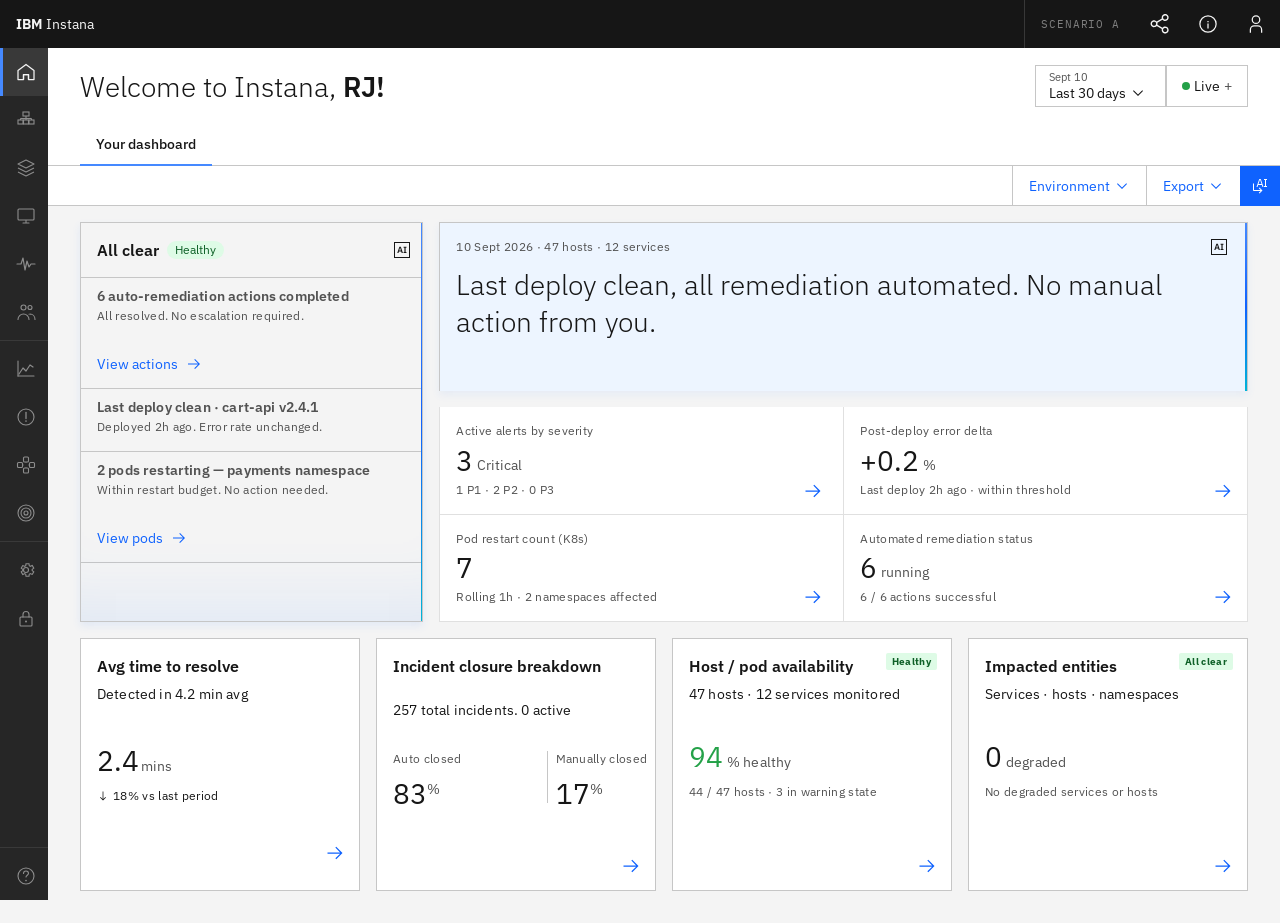
<file: WORK/BVD/BVD 2H 2026/AB testing option 2/instana-rj-dashboard copy.html>
<!DOCTYPE html>
<html lang="en">
<head>
  <meta charset="UTF-8" />
  <meta name="viewport" content="width=device-width, initial-scale=1.0" />
  <title>IBM Instana — DevOps Dashboard · RJ</title>

  <!-- IBM Plex Sans & Mono -->
  <link href="https://fonts.googleapis.com/css2?family=IBM+Plex+Mono:wght@400;600&family=IBM+Plex+Sans:ital,wght@0,300;0,400;0,500;0,600;0,700;1,400&display=swap" rel="stylesheet" />

  <style>
    /* ── Reset ─────────────────────────────────────────────────────── */
    *, *::before, *::after { box-sizing: border-box; margin: 0; padding: 0; }
    html { overflow-x: hidden; }
    body {
      font-family: 'IBM Plex Sans', sans-serif;
      font-size: 14px;
      background: #f4f4f4;
      color: #161616;
      min-height: 100vh;
      overflow-x: hidden;
    }
    button { font-family: inherit; cursor: pointer; }
    a { text-decoration: none; color: inherit; }

    /* ═══════════════════════════════════════════════════════════════
       SHELL — HEADER (48px fixed, dark #161616)
    ═══════════════════════════════════════════════════════════════ */
    .shell-header {
      position: fixed;
      top: 0; left: 0; right: 0;
      height: 48px;
      background: #161616;
      display: flex;
      align-items: stretch;
      z-index: 9000;
    }
    .shell-header__brand {
      display: flex;
      align-items: center;
      padding: 0 16px;
      gap: 4px;
      color: #f4f4f4;
      font-size: 14px;
      white-space: nowrap;
      min-width: 114px;
    }
    .shell-header__brand-ibm { font-weight: 700; }
    .shell-header__brand-product { font-weight: 400; }
    .shell-header__spacer { flex: 1; }
    .shell-header__actions { display: flex; align-items: stretch; }
    .shell-header__action {
      width: 48px; height: 48px;
      display: flex; align-items: center; justify-content: center;
      background: transparent; border: none;
      color: #f4f4f4;
      transition: background 110ms;
    }
    .shell-header__action:hover { background: #2d2d2d; }
    .shell-header__action svg { fill: #f4f4f4; display: block; }

    /* ── Scenario toggle CTA button ──────────────────────────────── */
    #demoToggleBtn {
      display: flex; align-items: center;
      height: 48px; padding: 0 16px;
      background: transparent; border: none; border-left: 1px solid rgba(255,255,255,0.15);
      color: rgba(255,255,255,0.45);
      font-family: 'IBM Plex Mono', monospace;
      font-size: 11px; letter-spacing: 0.08em;
      cursor: pointer; transition: color 110ms; white-space: nowrap;
    }
    #demoToggleBtn:hover { color: rgba(255,255,255,0.75); }
    #demoToggleBtn.active { color: rgba(255,255,255,0.75); }

    /* ── Persona switcher ─────────────────────────────────────────── */
    .persona-switcher { position: relative; display: flex; align-items: stretch; }
    .persona-switcher__btn {
      width: 48px; height: 48px;
      display: flex; align-items: center; justify-content: center;
      background: transparent; border: none; color: #f4f4f4;
      cursor: pointer; transition: background 110ms;
    }
    .persona-switcher__btn:hover,
    .persona-switcher__btn[aria-expanded="true"] { background: #2d2d2d; }
    .persona-switcher__btn svg { fill: #f4f4f4; display: block; }
    .persona-dropdown {
      display: none;
      position: fixed; top: 48px; right: 0;
      width: 220px;
      background: #262626;
      border: 1px solid #393939;
      box-shadow: 0 8px 24px rgba(0,0,0,0.4);
      z-index: 9100;
    }
    .persona-dropdown[aria-hidden="false"] { display: block; }
    .persona-dropdown__label {
      padding: 12px 16px 8px;
      font-size: 11px; font-weight: 600; letter-spacing: 0.32px;
      color: #8d8d8d; text-transform: uppercase;
    }
    .persona-dropdown__item {
      display: flex; align-items: center; gap: 12px;
      width: 100%; padding: 0 16px; height: 48px;
      background: transparent; border: none;
      font-family: 'IBM Plex Sans', sans-serif;
      font-size: 14px; color: #f4f4f4;
      cursor: pointer; text-align: left;
      transition: background 110ms; text-decoration: none;
    }
    .persona-dropdown__item:hover { background: #353535; }
    .persona-dropdown__item--active { background: #393939; }
    .persona-dropdown__avatar {
      width: 28px; height: 28px; border-radius: 50%;
      display: flex; align-items: center; justify-content: center;
      font-size: 12px; font-weight: 600; color: #ffffff;
      flex-shrink: 0; line-height: 1;
    }
    .persona-dropdown__name { flex: 1; }
    .persona-dropdown__check {
      width: 16px; height: 16px; flex-shrink: 0;
      fill: #78a9ff; display: none;
    }
    .persona-dropdown__item--active .persona-dropdown__check { display: block; }
    .persona-dropdown__divider { height: 1px; background: #393939; margin: 4px 0; }

    /* ═══════════════════════════════════════════════════════════════
       SHELL — SIDE NAV (48px wide, fixed, dark #262626)
    ═══════════════════════════════════════════════════════════════ */
    .shell-sidenav {
      position: fixed;
      top: 48px; left: 0; bottom: 0;
      width: 48px;
      background: #262626;
      display: flex;
      flex-direction: column;
      z-index: 8000;
      overflow: hidden;
    }
    .sidenav-group { display: flex; flex-direction: column; }
    .sidenav-sep { height: 1px; background: #393939; margin: 4px 0; }
    .sidenav-item {
      width: 48px; height: 48px;
      display: flex; align-items: center; justify-content: center;
      background: transparent; border: none;
      border-left: 3px solid transparent;
      color: #8d8d8d;
      transition: background 110ms, color 110ms;
      position: relative; flex-shrink: 0;
    }
    .sidenav-item:hover { background: #353535; color: #f4f4f4; }
    .sidenav-item--active { color: #f4f4f4; background: #393939; border-left-color: #4589ff; }
    .sidenav-item svg { fill: currentColor; display: block; }

    /* ═══════════════════════════════════════════════════════════════
       MAIN LAYOUT — shifts left when chat opens
    ═══════════════════════════════════════════════════════════════ */
    .page-layout {
      margin-top: 48px;
      margin-left: 48px;
      margin-right: 0;
      background: #ffffff;
      min-height: calc(100vh - 48px);
      transition: margin-right 220ms cubic-bezier(0.2,0,0.38,0.9);
    }
    body.chat-open .page-layout {
      margin-right: 320px;
    }

    /* ═══════════════════════════════════════════════════════════════
       AI CHAT PANEL — fixed right side drawer
    ═══════════════════════════════════════════════════════════════ */
    /* ── Carbon for AI Chat Shell — White theme ─────────────────────────────── */
    .chat-panel {
      position: fixed;
      top: 48px; right: 0; bottom: 0;
      width: 320px;
      background: #ffffff;           /* $background White */
      border-left: 1px solid #e0e0e0; /* $border-subtle-01 */
      display: flex;
      flex-direction: column;
      z-index: 8500;
      transform: translateX(100%);
      transition: transform 220ms cubic-bezier(0.2,0,0.38,0.9);
      overflow: hidden;
    }
    body.chat-open .chat-panel {
      transform: translateX(0);
    }

    /* Header — white bg, bold "AI Chat" title, outlined AI badge + action icons */
    .chat-panel__header {
      height: 56px;
      background: #ffffff;
      border-bottom: 1px solid #e0e0e0;
      display: flex;
      align-items: center;
      padding: 0 8px 0 16px;
      flex-shrink: 0;
      gap: 4px;
    }
    /* Outlined "AI" badge — square border, black text (Carbon AI stamp) */
    .chat-panel__header-ai {
      width: 36px; height: 36px;
      background: transparent;
      border: 2px solid #161616;
      display: flex; align-items: center; justify-content: center;
      flex-shrink: 0;
    }
    .chat-panel__header-ai-text {
      font-size: 11px; font-weight: 700; color: #161616;
      font-family: 'IBM Plex Sans', sans-serif;
      letter-spacing: 0; line-height: 1;
    }
    .chat-panel__header-title {
      flex: 1;
      font-size: 16px; font-weight: 700; color: #161616;
      letter-spacing: 0.16px;
    }
    /* Ghost icon buttons in header */
    .chat-panel__header-action {
      width: 40px; height: 40px;
      display: flex; align-items: center; justify-content: center;
      background: transparent; border: none; color: #161616;
      cursor: pointer; transition: background 110ms; flex-shrink: 0;
    }
    .chat-panel__header-action:hover { background: #e8e8e8; }
    .chat-panel__header-action svg { fill: #161616; display: block; }
    /* Keep old class name working (close button) */
    .chat-panel__header-close {
      width: 40px; height: 40px;
      display: flex; align-items: center; justify-content: center;
      background: transparent; border: none; color: #161616;
      cursor: pointer; transition: background 110ms; flex-shrink: 0;
    }
    .chat-panel__header-close:hover { background: #e8e8e8; }
    .chat-panel__header-close svg { fill: #161616; display: block; }

    .chat-panel__context {
      display: none;
    }

    .chat-panel__messages {
      flex: 1;
      overflow-y: auto;
      padding: 24px 16px 16px;
      display: flex;
      flex-direction: column;
      gap: 0;
      scroll-behavior: smooth;
      background: #ffffff;
    }
    .chat-panel__messages::-webkit-scrollbar { width: 4px; }
    .chat-panel__messages::-webkit-scrollbar-track { background: transparent; }
    .chat-panel__messages::-webkit-scrollbar-thumb { background: #c6c6c6; border-radius: 2px; }

    /* Welcome message — no card, just content like the Figma */
    .chat-welcome {
      background: transparent;
      padding: 0;
      display: flex;
      flex-direction: column;
      gap: 0;
    }
    /* Watsonx orbital avatar row */
    .chat-welcome__avatar-row {
      display: flex; align-items: center; gap: 8px;
      margin-bottom: 12px;
    }
    .chat-welcome__avatar-row span {
      font-size: 12px; color: #525252; /* $text-secondary */
      font-family: 'IBM Plex Sans', sans-serif; letter-spacing: 0.32px;
    }
    /* Watsonx orbital avatar — SVG circles */
    .chat-welcome__wx-avatar {
      width: 32px; height: 32px;
      flex-shrink: 0;
    }
    /* Welcome headings */
    .chat-welcome__heading {
      font-size: 16px; font-weight: 600; color: #161616; /* $productive-heading-02 */
      line-height: 22px; letter-spacing: 0; margin: 0 0 4px;
    }
    .chat-welcome__sub {
      font-size: 20px; font-weight: 300; color: #161616; /* $expressive-heading-03 */
      line-height: 28px; letter-spacing: 0; margin: 0 0 24px;
    }
    /* Unused old selectors — kept to avoid breakage */
    .chat-welcome__row { display: flex; align-items: flex-start; gap: 8px; }
    .chat-welcome__avatar { display: none; }
    .chat-welcome__name { display: none; }
    .chat-welcome__text { display: none; }
    .chat-welcome__suggestions { display: none; }
    .chat-welcome__icon { display: none; }

    /* Suggestion pill buttons — outlined rounded, blue text+border */
    .chat-suggestions {
      display: flex; flex-direction: column; gap: 8px;
    }
    .chat-suggestion {
      background: #ffffff;
      border: 1px solid #0f62fe;    /* $interactive */
      border-radius: 20px;           /* pill shape */
      padding: 8px 20px;
      font-size: 14px; font-weight: 400;
      color: #0f62fe;               /* $link-primary */
      font-family: 'IBM Plex Sans', sans-serif;
      text-align: left; cursor: pointer;
      transition: background 110ms, border-color 110ms;
      line-height: 20px; letter-spacing: 0.16px;
      display: inline-block; width: fit-content;
    }
    .chat-suggestion:hover {
      background: #edf5ff;          /* $highlight */
      border-color: #0043ce;
      color: #0043ce;
    }
    .chat-msg { display: flex; flex-direction: column; margin-bottom: 28px; }
    .chat-msg--user { align-items: flex-end; }
    .chat-msg--ai { align-items: flex-start; }
    .chat-msg__meta-row {
      display: flex; align-items: center; gap: 8px;
      margin-bottom: 4px;
    }
    .chat-msg--user .chat-msg__meta-row { flex-direction: row-reverse; }
    .chat-msg__bubble-row { display: flex; align-items: flex-end; gap: 8px; }
    .chat-msg--user .chat-msg__bubble-row { flex-direction: row-reverse; }
    .chat-msg__ai-avatar {
      width: 36px; height: 36px;
      flex-shrink: 0;
    }
    .chat-msg__avatar {
      width: 36px; height: 36px; border-radius: 50%;
      background: #ff832b;
      display: flex; align-items: center; justify-content: center;
      font-size: 12px; font-weight: 700; color: #fff;
      flex-shrink: 0; font-family: 'IBM Plex Sans', sans-serif; line-height: 1;
    }
    .chat-msg__sender {
      font-size: 12px; color: #525252;
      letter-spacing: 0.32px;
      font-family: 'IBM Plex Sans', sans-serif;
    }
    .chat-msg__bubble {
      max-width: 240px;
      padding: 10px 12px;
      font-size: 14px; line-height: 20px; letter-spacing: 0.16px;
    }
    .chat-msg--user .chat-msg__bubble {
      background: #e8e8e8; color: #161616;
      border-radius: 12px 12px 0 12px;
    }
    .chat-msg--ai .chat-msg__bubble {
      background: #ffffff; color: #161616;
      border-radius: 0 12px 12px 12px;
    }
    .chat-msg__feedback {
      display: flex; align-items: center; gap: 2px;
      margin-top: 6px;
    }
    .chat-feedback-btn {
      width: 28px; height: 28px;
      display: flex; align-items: center; justify-content: center;
      background: transparent; border: none; color: #6f6f6f;
      cursor: pointer; transition: background 110ms, color 110ms;
      border-radius: 2px;
    }
    .chat-feedback-btn:hover { background: #e8e8e8; color: #161616; }
    .chat-feedback-btn svg { fill: currentColor; display: block; }
    .chat-msg__bubble--chart {
      max-width: 100%;
      width: 100%;
      box-sizing: border-box;
      padding: 12px 14px;
    }
    .chat-msg__time {
      font-size: 11px; color: #8d8d8d;
      letter-spacing: 0.32px;
    }

    .chat-typing {
      display: flex; align-items: center; gap: 8px;
      margin-bottom: 28px;
    }
    .chat-typing__avatar {
      width: 36px; height: 36px; flex-shrink: 0;
    }
    .chat-typing__dots {
      background: transparent;
      padding: 4px 0; border-radius: 0;
      display: flex; align-items: center; gap: 4px;
    }
    .chat-typing__dot {
      width: 6px; height: 6px; border-radius: 50%;
      background: #8d8d8d;
      animation: chat-dot-bounce 1.2s ease-in-out infinite;
    }
    .chat-typing__dot:nth-child(2) { animation-delay: 0.2s; }
    .chat-typing__dot:nth-child(3) { animation-delay: 0.4s; }
    @keyframes chat-dot-bounce {
      0%, 60%, 100% { transform: translateY(0); opacity: 0.4; }
      30% { transform: translateY(-4px); opacity: 1; }
    }

    /* Citation chips */
    .chat-citations { display: flex; flex-wrap: wrap; gap: 4px; margin-top: 6px; }
    .chat-citation {
      display: inline-flex; align-items: center; gap: 4px;
      background: #e8e8e8; border: 1px solid #c6c6c6;
      padding: 2px 8px; font-size: 11px; color: #0f62fe; cursor: pointer;
      transition: background 110ms;
    }
    .chat-citation:hover { background: #d1d1d1; }
    .chat-citation svg { fill: #0f62fe; flex-shrink: 0; }

    .chat-date-divider {
      display: flex; align-items: center; gap: 8px;
      font-size: 11px; color: #8d8d8d; letter-spacing: 0.32px;
      margin-bottom: 28px;
    }
    .chat-date-divider::before,
    .chat-date-divider::after {
      content: ''; flex: 1; height: 1px; background: #e0e0e0;
    }

    .chat-panel__footer {
      flex-shrink: 0;
      background: #f0f4ff;
      border-top: 1px solid #e0e0e0;
    }
    .chat-panel__actions-row {
      display: none;
    }
    .chat-panel__action-btn {
      width: 32px; height: 32px;
      display: flex; align-items: center; justify-content: center;
      background: transparent; border: none; color: #525252;
      cursor: pointer; transition: background 110ms, color 110ms;
    }
    .chat-panel__action-btn:hover { background: #e8e8e8; color: #161616; }
    .chat-panel__action-btn svg { fill: currentColor; }
    .chat-panel__input-row {
      display: flex; align-items: center;
      padding: 14px 16px;
      gap: 8px;
      background: #ffffff;
    }
    .chat-panel__input-wrap {
      flex: 1;
      background: transparent;
      border: none;
      display: flex; align-items: center;
      min-height: 24px; padding: 0;
    }
    .chat-panel__input {
      flex: 1; background: transparent; border: none; outline: none;
      font-size: 15px; color: #161616; font-family: 'IBM Plex Sans', sans-serif;
      padding: 0; resize: none; min-height: 24px; max-height: 120px;
      line-height: 20px; letter-spacing: 0.16px;
    }
    .chat-panel__input::placeholder { color: #a8a8a8; }
    .chat-panel__send {
      width: 32px; height: 32px;
      background: transparent; border: none;
      display: flex; align-items: center; justify-content: center;
      cursor: pointer; transition: background 110ms; flex-shrink: 0;
      border-radius: 2px;
    }
    .chat-panel__send:hover { background: #e8e8e8; }
    .chat-panel__send:disabled { opacity: 0.4; cursor: not-allowed; }
    .chat-panel__send svg { fill: #525252; }
    .chat-panel__disclaimer {
      display: none;
    }

    /* ── Trace / Incident Detail Panel ──────────────────────────────── */
    .trace-panel-backdrop {
      display: none;
      position: fixed;
      inset: 0;
      background: rgba(0,0,0,0.4);
      z-index: 8300;
    }
    body.trace-panel-open .trace-panel-backdrop {
      display: block;
    }

    /* Panel shell */
    .trace-panel {
      position: fixed;
      top: 48px; right: 0; bottom: 0;
      width: 600px;
      background: #ffffff;
      border-left: 1px solid #e0e0e0;
      display: flex;
      flex-direction: column;
      z-index: 8400;
      transform: translateX(100%);
      transition: transform 220ms cubic-bezier(0.2,0,0.38,0.9);
      overflow: hidden;
    }
    body.trace-panel-open .trace-panel {
      transform: translateX(0);
    }

    /* Panel header — critical red for P1 */
    .trace-panel__header {
      background: #da1e28;
      color: #ffffff;
      height: 64px;
      display: flex;
      align-items: center;
      padding: 0 16px;
      gap: 12px;
      flex-shrink: 0;
    }
    .trace-panel__header-title {
      flex: 1;
      font-size: 16px;
      font-weight: 600;
      color: #ffffff;
      letter-spacing: 0.16px;
      white-space: nowrap;
      overflow: hidden;
      text-overflow: ellipsis;
    }
    .trace-panel__header-sub {
      font-size: 12px;
      font-weight: 400;
      color: rgba(255,255,255,0.8);
      letter-spacing: 0.32px;
      margin-top: 2px;
    }
    .trace-panel__header-text { flex: 1; min-width: 0; }
    .trace-panel__p1-badge {
      display: inline-flex;
      align-items: center;
      height: 20px;
      padding: 0 8px;
      background: rgba(255,255,255,0.2);
      border: 1px solid rgba(255,255,255,0.5);
      color: #ffffff;
      font-size: 11px;
      font-weight: 500;
      letter-spacing: 0.16px;
      border-radius: 2px;
      white-space: nowrap;
      flex-shrink: 0;
    }
    .trace-panel__close {
      width: 40px; height: 40px;
      display: flex; align-items: center; justify-content: center;
      background: transparent;
      border: none;
      color: #ffffff;
      cursor: pointer;
      transition: background 110ms;
      flex-shrink: 0;
    }
    .trace-panel__close:hover { background: rgba(255,255,255,0.15); }
    .trace-panel__close svg { fill: #ffffff; display: block; }

    /* Tab bar */
    .trace-panel__tabs {
      height: 48px;
      background: #ffffff;
      border-bottom: 1px solid #e0e0e0;
      display: flex;
      align-items: stretch;
      flex-shrink: 0;
      overflow-x: auto;
      scrollbar-width: none;
    }
    .trace-panel__tabs::-webkit-scrollbar { display: none; }
    .trace-panel__tab-btn {
      display: flex;
      align-items: center;
      padding: 0 16px;
      font-family: 'IBM Plex Sans', sans-serif;
      font-size: 14px;
      font-weight: 400;
      color: #525252;
      background: transparent;
      border: none;
      border-bottom: 2px solid transparent;
      cursor: pointer;
      white-space: nowrap;
      transition: color 110ms, border-color 110ms, background 110ms;
    }
    .trace-panel__tab-btn:hover { background: #f4f4f4; color: #161616; }
    .trace-panel__tab-btn--active {
      color: #0f62fe;
      border-bottom-color: #0f62fe;
      font-weight: 600;
    }

    /* Scrollable body */
    .trace-panel__body {
      flex: 1;
      overflow-y: auto;
      padding: 0;
      scrollbar-width: thin;
      scrollbar-color: #c6c6c6 transparent;
    }
    .trace-panel__body::-webkit-scrollbar { width: 4px; }
    .trace-panel__body::-webkit-scrollbar-track { background: transparent; }
    .trace-panel__body::-webkit-scrollbar-thumb { background: #c6c6c6; border-radius: 2px; }

    /* Tab panes */
    .trace-panel__tab-pane { display: none; padding: 24px 24px 32px; }
    .trace-panel__tab-pane--active { display: block; }

    /* Sticky footer */
    .trace-panel__footer {
      height: 64px;
      border-top: 1px solid #e0e0e0;
      display: flex;
      align-items: center;
      padding: 0 24px;
      gap: 12px;
      flex-shrink: 0;
      background: #ffffff;
    }
    .tp-btn-primary {
      display: inline-flex;
      align-items: center;
      height: 40px;
      padding: 0 16px;
      background: #0f62fe;
      color: #ffffff;
      font-family: 'IBM Plex Sans', sans-serif;
      font-size: 14px;
      font-weight: 400;
      border: none;
      cursor: pointer;
      transition: background 110ms;
      gap: 8px;
    }
    .tp-btn-primary:hover { background: #0353e9; }
    .tp-btn-primary svg { fill: #ffffff; flex-shrink: 0; }
    .tp-btn-ghost {
      display: inline-flex;
      align-items: center;
      height: 40px;
      padding: 0 16px;
      background: transparent;
      color: #0f62fe;
      font-family: 'IBM Plex Sans', sans-serif;
      font-size: 14px;
      font-weight: 400;
      border: 1px solid #0f62fe;
      cursor: pointer;
      transition: background 110ms;
    }
    .tp-btn-ghost:hover { background: #d0e2ff; }
    .tp-btn-danger-ghost {
      display: inline-flex;
      align-items: center;
      height: 40px;
      padding: 0 16px;
      background: transparent;
      color: #da1e28;
      font-family: 'IBM Plex Sans', sans-serif;
      font-size: 14px;
      font-weight: 400;
      border: 1px solid #da1e28;
      cursor: pointer;
      transition: background 110ms;
    }
    .tp-btn-danger-ghost:hover { background: #fff1f1; }

    /* ── Tab 1: AI Summary ──────────────────────────────────────────── */
    .tp-ai-block {
      background: #edf5ff;
      border-left: 3px solid #0f62fe;
      padding: 16px;
      margin-bottom: 20px;
    }
    .tp-ai-block__meta {
      display: flex;
      align-items: center;
      gap: 8px;
      margin-bottom: 10px;
    }
    .tp-ai-badge {
      display: inline-flex;
      align-items: center;
      justify-content: center;
      width: 20px; height: 20px;
      background: #0f62fe;
      color: #ffffff;
      font-size: 9px;
      font-weight: 700;
      letter-spacing: 0;
      flex-shrink: 0;
    }
    .tp-ai-block__label {
      font-size: 11px;
      font-weight: 500;
      color: #0043ce;
      letter-spacing: 0.32px;
      text-transform: uppercase;
    }
    .tp-ai-block__timestamp {
      font-size: 11px;
      color: #525252;
      margin-left: auto;
    }
    .tp-ai-block__text {
      font-size: 14px;
      line-height: 1.5;
      color: #161616;
    }
    .tp-section-heading {
      font-size: 12px;
      font-weight: 600;
      color: #525252;
      letter-spacing: 0.32px;
      text-transform: uppercase;
      margin-bottom: 12px;
      padding-bottom: 8px;
      border-bottom: 1px solid #e0e0e0;
    }
    .tp-key-metrics {
      display: grid;
      grid-template-columns: 1fr 1fr;
      gap: 1px;
      background: #e0e0e0;
      border: 1px solid #e0e0e0;
      margin-bottom: 24px;
    }
    .tp-metric-cell {
      background: #ffffff;
      padding: 12px 14px;
    }
    .tp-metric-cell__label {
      font-size: 11px;
      font-weight: 400;
      color: #525252;
      letter-spacing: 0.32px;
      margin-bottom: 4px;
    }
    .tp-metric-cell__value {
      font-size: 20px;
      font-weight: 600;
      color: #161616;
      font-family: 'IBM Plex Mono', monospace;
      line-height: 1.2;
    }
    .tp-metric-cell__value--critical { color: #da1e28; }
    .tp-metric-cell__value--warning  { color: #8e6a00; }
    .tp-metric-cell__value--ok       { color: #198038; }

    /* ── Tab 2: Infra Details ───────────────────────────────────────── */
    .tp-metric-row {
      display: flex;
      align-items: baseline;
      justify-content: space-between;
      padding: 10px 0;
      border-bottom: 1px solid #f4f4f4;
      gap: 16px;
    }
    .tp-metric-row:last-child { border-bottom: none; }
    .tp-metric-row__key {
      font-size: 13px;
      font-weight: 400;
      color: #525252;
      flex-shrink: 0;
    }
    .tp-metric-row__val {
      font-size: 13px;
      font-weight: 500;
      color: #161616;
      text-align: right;
      font-family: 'IBM Plex Mono', monospace;
      word-break: break-all;
    }
    .tp-metric-row__val--critical { color: #da1e28; }
    .tp-metric-row__val--warning  { color: #8e6a00; }
    .tp-metric-row__val--ok       { color: #198038; }
    .tp-callout {
      background: #fff8f8;
      border-left: 3px solid #da1e28;
      padding: 12px 14px;
      margin-top: 20px;
      font-size: 13px;
      color: #161616;
      line-height: 1.5;
    }
    .tp-callout strong { color: #da1e28; }

    /* ── Tab 3: Actions ─────────────────────────────────────────────── */
    .tp-actions-intro {
      font-size: 13px;
      color: #525252;
      line-height: 1.5;
      margin-bottom: 20px;
    }
    .tp-action-list { display: flex; flex-direction: column; gap: 10px; }
    .tp-action-item {
      display: flex;
      align-items: flex-start;
      gap: 12px;
      padding: 14px 16px;
      border: 1px solid #e0e0e0;
      background: #ffffff;
      cursor: pointer;
      transition: background 110ms, border-color 110ms;
      text-align: left;
      width: 100%;
      font-family: 'IBM Plex Sans', sans-serif;
    }
    .tp-action-item:hover { background: #f4f4f4; border-color: #c6c6c6; }
    .tp-action-item--primary { border-color: #0f62fe; background: #edf5ff; }
    .tp-action-item--primary:hover { background: #d0e2ff; }
    .tp-action-item--danger  { border-color: #da1e28; }
    .tp-action-item--danger:hover  { background: #fff1f1; }
    .tp-action-item__icon {
      width: 24px; height: 24px;
      display: flex; align-items: center; justify-content: center;
      flex-shrink: 0;
      margin-top: 1px;
    }
    .tp-action-item__icon svg { display: block; }
    .tp-action-item__content { flex: 1; min-width: 0; }
    .tp-action-item__title {
      font-size: 14px;
      font-weight: 600;
      color: #161616;
      margin-bottom: 2px;
    }
    .tp-action-item--primary .tp-action-item__title { color: #0043ce; }
    .tp-action-item--danger  .tp-action-item__title { color: #da1e28; }
    .tp-action-item__desc {
      font-size: 12px;
      color: #525252;
      line-height: 1.4;
    }
    .tp-action-item__badge {
      display: inline-flex;
      align-items: center;
      height: 16px;
      padding: 0 6px;
      font-size: 10px;
      font-weight: 500;
      border-radius: 2px;
      white-space: nowrap;
      flex-shrink: 0;
      margin-top: 3px;
    }
    .tp-action-item__badge--ai { background: #dde1ff; color: #0043ce; }
    .tp-action-item__badge--urgent { background: #fff1f1; color: #da1e28; }

    /* ── Tab 4: Team ────────────────────────────────────────────────── */
    .tp-team-intro {
      font-size: 13px;
      color: #525252;
      line-height: 1.5;
      margin-bottom: 20px;
    }
    .tp-person-card {
      border: 1px solid #e0e0e0;
      background: #ffffff;
      padding: 16px;
      margin-bottom: 16px;
    }
    .tp-person-card__top {
      display: flex;
      align-items: center;
      gap: 12px;
      margin-bottom: 12px;
    }
    .tp-person-card__avatar {
      width: 40px; height: 40px;
      border-radius: 50%;
      display: flex;
      align-items: center;
      justify-content: center;
      font-size: 14px;
      font-weight: 600;
      flex-shrink: 0;
    }
    .tp-person-card__avatar--carlos {
      background: #defbe6;
      color: #0e6027;
      border: 1px solid #0e6027;
    }
    .tp-person-card__name {
      font-size: 14px;
      font-weight: 600;
      color: #161616;
    }
    .tp-person-card__role {
      font-size: 12px;
      color: #525252;
      margin-top: 1px;
    }
    .tp-person-card__context {
      font-size: 13px;
      color: #525252;
      line-height: 1.5;
      padding: 12px 14px;
      background: #f4f4f4;
      border-left: 3px solid #0e6027;
      margin-bottom: 14px;
    }
    .tp-person-card__actions {
      display: flex;
      gap: 8px;
      flex-wrap: wrap;
    }
    .tp-btn-secondary {
      display: inline-flex;
      align-items: center;
      height: 36px;
      padding: 0 14px;
      background: transparent;
      color: #161616;
      font-family: 'IBM Plex Sans', sans-serif;
      font-size: 13px;
      font-weight: 400;
      border: 1px solid #c6c6c6;
      cursor: pointer;
      transition: background 110ms;
    }
    .tp-btn-secondary:hover { background: #e8e8e8; }
    .tp-btn-green {
      display: inline-flex;
      align-items: center;
      height: 36px;
      padding: 0 14px;
      background: #0e6027;
      color: #ffffff;
      font-family: 'IBM Plex Sans', sans-serif;
      font-size: 13px;
      font-weight: 400;
      border: none;
      cursor: pointer;
      transition: background 110ms;
    }
    .tp-btn-green:hover { background: #0b4d1f; }



    /* Active state for dashboard's AI toggle button */
    .view-btn--ai--active {
      background: #0353e9 !important;
      box-shadow: inset 0 0 0 2px #78a9ff;
    }

    /* ═══════════════════════════════════════════════════════════════
       PAGE HEADER
    ═══════════════════════════════════════════════════════════════ */
    .page-header { background: #ffffff; padding: 0 32px; border-bottom: none; }
    .page-header__title-row {
      display: flex; align-items: center; justify-content: space-between;
      height: 76px;
    }
    .page-header__title { font-size: 28px; font-weight: 300; color: #161616; line-height: 1.25; }
    .page-header__title strong { font-weight: 600; }

    .period-selector {
      display: flex; align-items: stretch;
      border: 1px solid #c6c6c6; height: 42px;
    }
    .period-selector__date {
      display: flex; flex-direction: column; justify-content: center;
      padding: 0 16px 0 13px; min-width: 130px;
      cursor: pointer; background: #ffffff; border: none;
      border-right: 1px solid #c6c6c6;
    }
    .period-selector__date-label { font-size: 11px; color: #525252; line-height: 1.3; }
    .period-selector__date-range {
      display: flex; align-items: center; gap: 4px;
      font-size: 14px; color: #161616; font-weight: 400;
    }
    .period-selector__date-range svg { fill: #161616; flex-shrink: 0; }
    .period-selector__live {
      display: flex; align-items: center; gap: 4px;
      padding: 0 15px; background: #ffffff; border: none;
      font-size: 14px; color: #161616; cursor: pointer;
      border-left: 1px solid #c6c6c6; white-space: nowrap;
    }
    .period-selector__live:hover { background: #f4f4f4; }
    .live-dot { width: 8px; height: 8px; background: #24a148; border-radius: 50%; display: inline-block; }
    .period-selector__live .plus { font-weight: 400; color: #525252; }

    .page-tabs {
      display: flex; align-items: stretch; height: 42px;
      border-bottom: 1px solid #c6c6c6;
      margin: 0 -32px; padding: 0 32px;
    }
    .page-tab {
      display: flex; align-items: center; padding: 0 16px;
      font-size: 14px; color: #525252; background: transparent; border: none;
      border-bottom: 2px solid transparent; margin-bottom: -1px;
      cursor: pointer; white-space: nowrap; transition: color 110ms;
    }
    .page-tab:hover { color: #161616; }
    .page-tab--active { color: #161616; border-bottom-color: #4589ff; font-weight: 500; }

    /* ═══════════════════════════════════════════════════════════════
       FILTER BAR
    ═══════════════════════════════════════════════════════════════ */
    .filter-bar {
      display: flex; align-items: stretch; height: 40px;
      border-bottom: 1px solid #c6c6c6; background: #ffffff;
    }
    .filter-bar__spacer { flex: 1; min-width: 0; }
    .filter-bar__divider { width: 1px; background: #c6c6c6; flex-shrink: 0; }
    .filter-btn {
      display: flex; align-items: center; gap: 4px;
      padding: 0 16px; font-size: 14px; color: #161616;
      background: transparent; border: none; height: 40px;
      cursor: pointer; white-space: nowrap; transition: background 110ms;
    }
    .filter-btn:hover { background: #f4f4f4; }
    .filter-btn--ghost { color: #0f62fe; }
    .filter-btn svg { fill: currentColor; }
    .view-btn--ai {
      width: 40px; height: 40px; padding: 0;
      background: #0f62fe; border: none;
      display: flex; align-items: center; justify-content: center;
      cursor: pointer; flex-shrink: 0;
    }
    .view-btn--ai:hover { background: #0353e9; }
    .ai-stamp {
      display: flex; align-items: center; justify-content: center;
      width: 16px; height: 16px; position: relative;
    }
    .ai-stamp::before { content: ''; position: absolute; inset: 0; border: 1.5px solid #ffffff; }
    .ai-stamp__text {
      font-size: 8px; font-weight: 700; color: #ffffff;
      letter-spacing: -0.5px; line-height: 1;
      font-family: 'IBM Plex Sans', sans-serif;
    }

    /* ═══════════════════════════════════════════════════════════════
       DASHBOARD CANVAS
    ═══════════════════════════════════════════════════════════════ */
    .dashboard-canvas { background: #f4f4f4; padding: 16px 32px 32px; }

    /* ══════════════════════════════════════════════════════════════════
       AI LEFT CARD — accent border: #4589ff → #0f62fe → #00b4d8
    ══════════════════════════════════════════════════════════════════ */
    .ai-left {
      background: #f4f4f4;
      position: relative; border: 1px solid #c6c6c6;
      display: flex; flex-direction: column;
      box-shadow: 0 4px 8px 0 rgba(69,137,255,0.10);
      overflow: hidden;
    }
    .ai-left::after {
      content: ''; position: absolute; right: 0; top: 0; bottom: 0; width: 1px;
      background: linear-gradient(180deg, #4589ff 0%, #0f62fe 50%, #00b4d8 100%);
      pointer-events: none; z-index: 10;
    }
    .ai-left__inner-glow {
      position: absolute; inset: 0;
      box-shadow: inset 0 -80px 70px -65px rgba(69,137,255,0.12);
      pointer-events: none; z-index: 8;
    }
    .ai-left__header { height: 54px; display: flex; align-items: center; flex-shrink: 0; }
    .ai-left__title-wrapper {
      flex: 1; padding: 0 8px 0 16px; min-width: 0;
      display: flex; align-items: center; gap: 8px;
    }
    .ai-left__title { font-size: 16px; font-weight: 600; line-height: 22px; color: #161616; white-space: nowrap; }
    .ai-left__icons {
      width: 40px; height: 40px; flex-shrink: 0;
      display: flex; align-items: center; justify-content: center;
    }
    .ai-label-mini {
      width: 16px; height: 16px; background: #0f62fe;
      display: flex; align-items: center; justify-content: center; position: relative;
    }
    .ai-label-mini::before { content: ''; position: absolute; inset: 2px; border: 1px solid rgba(255,255,255,0.8); }
    /* The .ai-label-mini__text span is now hidden; the AI SVG inside the element does the job */
    .ai-label-mini__text { display: none; }

    /* Tags */
    .tag--green {
      display: inline-flex; align-items: center;
      height: 18px; padding: 0 8px;
      background: #defbe6; color: #0e6027;
      font-size: 12px; font-weight: 400; line-height: 1; border-radius: 9px;
    }
    .tag--yellow {
      display: inline-flex; align-items: center;
      height: 18px; padding: 0 8px;
      background: #fdf6dd; color: #8e6a00;
      font-size: 12px; font-weight: 400; line-height: 1; border-radius: 9px;
    }
    .tag--red {
      display: inline-flex; align-items: center;
      height: 18px; padding: 0 8px;
      background: #fff1f1; color: #a2191f;
      font-size: 12px; font-weight: 400; line-height: 1; border-radius: 9px;
    }
    .tag--blue {
      display: inline-flex; align-items: center;
      height: 18px; padding: 0 8px;
      background: #dde1ff; color: #0043ce;
      font-size: 11px; font-weight: 400; letter-spacing: 0.16px;
      border-radius: 100px; white-space: nowrap; flex-shrink: 0;
    }
    .tag--devops {
      display: inline-flex; align-items: center;
      height: 18px; padding: 0 8px;
      background: #edf5ff; color: #003a8c;
      font-size: 11px; font-weight: 400; border-radius: 100px; white-space: nowrap; flex-shrink: 0;
    }

    /* AI insight tiles */
    .ai-insight {
      border-top: 1px solid #c6c6c6; border-bottom: 1px solid #c6c6c6;
      flex-shrink: 0; position: relative;
    }
    .ai-insight + .ai-insight { border-top: none; }
    .ai-insight__slot { padding: 8px 16px 0; }
    .ai-insight__label {
      font-size: 14px; font-weight: 600; line-height: 20px;
      color: #525252; letter-spacing: 0.16px;
    }
    .ai-insight__label--urgent { color: #0f62fe; }
    .ai-insight__label--warn   { color: #8e6a00; }
    .ai-insight__value {
      font-size: 12px; font-weight: 400; line-height: 16px;
      color: #525252; letter-spacing: 0.32px; margin-top: 2px; padding-bottom: 16px;
    }
    .ai-insight__btn { height: 48px; display: flex; align-items: center; }
    .ai-insight__ghost-btn {
      display: inline-flex; align-items: center; gap: 8px;
      height: 48px; padding: 0 16px;
      font-size: 14px; font-weight: 400; color: #0f62fe;
      background: transparent; border: none; cursor: pointer;
      font-family: 'IBM Plex Sans', sans-serif; transition: background 110ms;
    }
    .ai-insight__ghost-btn:hover { background: #d0e2ff; }
    .ai-insight__ghost-btn svg { fill: #0f62fe; flex-shrink: 0; }

    /* AI Right strip */
    .kpi-right-ai {
      background: #edf5ff;
      padding: 16px 56px 16px 16px;
      position: relative; height: 169px; flex-shrink: 0;
      display: flex; flex-direction: column; justify-content: flex-start;
      border: 1px solid #c6c6c6; border-bottom: none;
      box-shadow: 0 4px 8px 0 rgba(69,137,255,0.08);
    }
    .kpi-right-ai::after {
      content: ''; position: absolute; right: 0; top: 0; bottom: 0; width: 2px;
      background: linear-gradient(180deg, #4589ff 0%, #0f62fe 50%, #00b4d8 100%);
      pointer-events: none;
      z-index: 0;
    }
    .kpi-right-ai__meta { font-size: 12px; font-weight: 400; line-height: 16px; letter-spacing: 0.32px; color: #525252; margin-bottom: 12px; }
    .kpi-right-ai__text { font-size: 28px; font-weight: 300; color: #161616; line-height: 1.32; letter-spacing: 0; }
    .kpi-right-ai__badge {
      position: absolute; top: 16px; right: 20px;
      width: 16px; height: 16px; background: none;
      display: flex; align-items: center; justify-content: center;
      flex-shrink: 0;
      z-index: 1;               /* sit above ::after gradient border */
    }
    .kpi-right-ai__badge-inner {
      width: 14px; height: 14px; border: 1.5px solid rgba(255,255,255,0.8);
      display: flex; align-items: center; justify-content: center;
      font-size: 6px; font-weight: 700; color: #fff;
      font-family: 'IBM Plex Sans', sans-serif; letter-spacing: -0.3px; line-height: 1;
    }

    /* ══════════════════════════════════════════════════════════════════
       LAYOUT GRID
    ══════════════════════════════════════════════════════════════════ */
    .summary-and-kpi {
      display: grid;
      grid-template-columns: 353fr 831fr;
      gap: 16px; margin-bottom: 16px;
    }
    @media (max-width: 1056px) { .summary-and-kpi { grid-template-columns: 1fr; } }
    .summary-and-kpi__left { display: flex; flex-direction: column; align-self: stretch; min-width: 0; }
    .summary-and-kpi__right { display: flex; flex-direction: column; gap: 16px; min-width: 0; }

    /* ══════════════════════════════════════════════════════════════════
       KPI 2×2 GRID
    ══════════════════════════════════════════════════════════════════ */
    .kpi-2x2 {
      position: relative; width: 100%;
      border: 1px solid #e0e0e0; border-top: none;
      background: #ffffff; box-sizing: border-box; overflow: hidden;
    }
    .kpi-row { display: flex; position: relative; width: 100%; }
    .kpi-row--1 { height: 108px; border-bottom: 1px solid #e0e0e0; }
    .kpi-row--2 { height: 106px; }
    .kpi-cell {
      flex: 1; min-width: 0; height: 100%; background: #ffffff;
      padding: 16px; display: flex; flex-direction: column; gap: 4px; box-sizing: border-box;
    }
    .kpi-cell--right { border-left: 1px solid #e0e0e0; }
    .kpi-cell__label { font-size: 12px; font-weight: 400; line-height: 16px; letter-spacing: 0.32px; color: #525252; white-space: nowrap; overflow: hidden; text-overflow: ellipsis; }
    .kpi-cell__value-wrap { display: flex; flex-wrap: wrap; align-items: flex-end; gap: 4px; overflow: hidden; }
    .kpi-cell__value { font-size: 28px; font-weight: 400; line-height: 36px; color: #161616; font-family: 'IBM Plex Sans', sans-serif; white-space: nowrap; }
    .kpi-cell__unit { font-size: 14px; font-weight: 400; line-height: 20px; color: #525252; font-family: 'IBM Plex Sans', sans-serif; white-space: nowrap; align-self: flex-end; margin-bottom: 4px; }
    .kpi-cell__subtitle-wrap { display: flex; flex-wrap: wrap; align-items: flex-start; gap: 4px; }
    .kpi-cell__helper { font-size: 12px; font-weight: 400; line-height: 16px; letter-spacing: 0.32px; color: #525252; white-space: nowrap; font-family: 'IBM Plex Sans', sans-serif; }
    .kpi-cell__value--mono { font-family: 'IBM Plex Mono', monospace; }

    .kpi-arrow {
      position: absolute; width: 48px; height: 48px;
      display: flex; align-items: center; justify-content: center;
      background: transparent; border: none; cursor: pointer; padding: 0;
      transition: background 110ms; z-index: 2;
    }
    .kpi-arrow:hover { background: rgba(69,137,255,0.08); }
    .kpi-arrow svg { fill: #0f62fe; }
    .kpi-arrow--left-r1 { left: 43.26%; top: 60px; }
    .kpi-arrow--left-r2 { left: 43.26%; top: 58px; }
    .kpi-arrow--right-r1 { right: 0; top: 60px; }
    .kpi-arrow--right-r2 { right: 0; top: 58px; }

    /* ══════════════════════════════════════════════════════════════════
       BOTTOM ROW
    ══════════════════════════════════════════════════════════════════ */
    .row-summary { display: flex; gap: 16px; height: 253px; margin-bottom: 0; }

    /* Tile 1: Avg metric */
    .summary-tile {
      flex: 1; min-width: 0; background: #ffffff;
      display: flex; flex-direction: column; height: 253px;
      position: relative; border: 1px solid #c6c6c6; box-sizing: border-box;
    }
    .summary-tile__title { font-size: 16px; font-weight: 600; line-height: 22px; color: #161616; padding: 16px 16px 0 16px; }
    .summary-tile__sub { font-size: 14px; font-weight: 400; line-height: 18px; letter-spacing: 0.16px; color: #161616; padding: 8px 16px 0 16px; }
    .summary-tile__metric { position: absolute; top: 104px; left: 16px; right: 16px; }
    .summary-tile__big { font-size: 28px; font-weight: 400; color: #161616; line-height: 36px; font-family: 'IBM Plex Sans', sans-serif; display: flex; align-items: baseline; gap: 2px; }
    .summary-tile__big-unit { font-size: 14px; font-weight: 400; color: #525252; letter-spacing: 0.16px; }
    .summary-tile__trend { font-size: 12px; font-weight: 400; color: #161616; line-height: 16px; letter-spacing: 0.32px; margin-top: 4px; display: flex; align-items: center; gap: 4px; }
    .summary-tile__arrow-btn { position: absolute; top: 190px; right: 0; width: 48px; height: 48px; display: flex; align-items: center; justify-content: center; background: transparent; border: none; cursor: pointer; }
    .summary-tile__arrow-btn:hover { background: rgba(69,137,255,0.08); }
    .summary-tile__arrow-btn svg { fill: #0f62fe; }

    /* Tile 1: MTTR split */
    .mttr-split { display: flex; gap: 0; margin-top: 8px; }
    .mttr-split__col { flex: 1; }
    .mttr-split__col + .mttr-split__col { border-left: 1px solid #e0e0e0; padding-left: 12px; }
    .mttr-split__label { font-size: 11px; color: #8d8d8d; letter-spacing: 0.32px; margin-bottom: 2px; }
    .mttr-split__val { font-size: 20px; font-weight: 400; color: #161616; line-height: 1.2; font-family: 'IBM Plex Sans', sans-serif; }
    .mttr-split__unit { font-size: 11px; color: #525252; }

    /* Tile 2: Incident donut */
    .closure-tile {
      flex: 1; min-width: 0; background: #ffffff;
      display: flex; flex-direction: column; height: 253px;
      position: relative; border: 1px solid #c6c6c6; box-sizing: border-box;
    }
    .closure-tile__header { padding: 16px 16px 0 16px; height: 54px; flex-shrink: 0; box-sizing: border-box; display: flex; align-items: flex-start; gap: 8px; }
    .closure-tile__title { font-size: 16px; font-weight: 600; line-height: 22px; color: #161616; }
    .closure-tile__body { display: flex; flex: 1; padding: 12px 16px 8px; align-items: center; gap: 24px; }
    .donut-wrap { position: relative; flex-shrink: 0; }
    .donut-total { position: absolute; top: 50%; left: 50%; transform: translate(-50%,-50%); text-align: center; pointer-events: none; }
    .donut-total__num { font-size: 22px; font-weight: 400; color: #161616; line-height: 1; font-family: 'IBM Plex Sans', sans-serif; }
    .donut-total__label { font-size: 10px; color: #525252; margin-top: 2px; }
    .donut-legend { display: flex; flex-direction: column; gap: 10px; }
    .donut-legend__row { display: flex; align-items: center; gap: 8px; }
    .donut-legend__dot { width: 10px; height: 10px; border-radius: 50%; flex-shrink: 0; }
    .donut-legend__label { font-size: 12px; color: #525252; }
    .donut-legend__val { font-size: 14px; font-weight: 500; color: #161616; margin-left: auto; }
    .active-badge { display: inline-flex; align-items: center; gap: 4px; font-size: 12px; font-weight: 600; }
    .active-badge--none { color: #24a148; }
    .active-badge--p1   { color: #a2191f; }
    .closure-tile__arrow-btn { position: absolute; bottom: 0; right: 0; width: 48px; height: 48px; display: flex; align-items: center; justify-content: center; background: transparent; border: none; cursor: pointer; }
    .closure-tile__arrow-btn:hover { background: rgba(15,98,254,0.08); }
    .closure-tile__arrow-btn svg { fill: #0f62fe; }
    /* BVD-style split-column layout for closure tile */
    .closure-tile__sub { font-size: 14px; font-weight: 400; line-height: 18px; letter-spacing: 0.16px; color: #161616; padding: 8px 16px 0 16px; height: 34px; box-sizing: border-box; }
    .closure-slot { position: absolute; top: 112px; left: 16px; right: 16px; }
    .closure-split { display: flex; align-items: flex-start; gap: 0; height: 52px; }
    .closure-col--left  { width: 146.5px; flex-shrink: 0; }
    .closure-col--right { width: 145.5px; flex-shrink: 0; }
    .closure-divider { width: 1px; align-self: stretch; background: #c6c6c6; flex-shrink: 0; margin: 0 7.5px; }
    .closure-label { font-size: 12px; font-weight: 400; line-height: 16px; letter-spacing: 0.32px; color: #525252; margin-bottom: 4px; }
    .closure-value { font-size: 28px; font-weight: 400; line-height: 36px; color: #161616; font-family: 'IBM Plex Sans', sans-serif; }
    .closure-value sup { font-size: 14px; color: #525252; font-weight: 400; vertical-align: super; }

    /* Tile 3 & 4: Right panel — Account status + Contract health */
    .account-top {
      height: 165px; flex: 0 0 165px; background: #ffffff;
      display: flex; flex-direction: column; padding: 0; overflow: hidden; position: relative;
    }
    .account-top__header { display: flex; align-items: center; gap: 8px; padding: 12px 16px 0 16px; flex-shrink: 0; }
    .account-top__title { font-size: 16px; font-weight: 600; line-height: 22px; color: #161616; white-space: nowrap; }
    .account-top__slot { padding: 6px 16px 0 16px; flex: 1; }
    .acct-consumed-row { display: flex; align-items: baseline; gap: 0; margin-bottom: 6px; }
    .acct-consumed-pct { font-size: 28px; font-weight: 400; line-height: 36px; color: #161616; font-family: 'IBM Plex Sans', sans-serif; }
    .acct-consumed-sup { font-size: 14px; color: #525252; margin-right: 4px; align-self: flex-start; margin-top: 6px; }
    .acct-consumed-label { font-size: 14px; color: #525252; line-height: 20px; }
    .acct-progress-track { height: 16px; background: #c6c6c6; position: relative; margin-bottom: 4px; border-right: 1px solid #8d8d8d; }
    .acct-progress-fill { height: 100%; background: #0f62fe; transition: width 300ms ease; }
    .acct-progress-labels { display: flex; justify-content: space-between; font-size: 12px; color: #525252; letter-spacing: 0.32px; margin-bottom: 8px; }
    .acct-stat-row { display: flex; border-top: 1px solid #e0e0e0; }
    .acct-stat-col { flex: 1; padding: 8px 12px 4px; }
    .acct-stat-col + .acct-stat-col { border-left: 1px solid #e0e0e0; }
    .acct-stat-col:first-child { padding-left: 16px; }
    .acct-stat__label { font-size: 11px; color: #525252; letter-spacing: 0.32px; line-height: 14px; margin-bottom: 2px; }
    .acct-stat__value { font-size: 20px; font-weight: 400; color: #161616; line-height: 1.2; font-family: 'IBM Plex Sans', sans-serif; white-space: nowrap; }
    .acct-stat__unit { font-size: 11px; color: #525252; font-family: 'IBM Plex Sans', sans-serif; }
    .acct-stat__note { font-size: 11px; color: #525252; letter-spacing: 0.16px; margin-top: 1px; }
    .account-bottom {
      height: 88px; flex: 0 0 88px;
      display: flex; flex-direction: column;
      border-top: 1px solid #c6c6c6; background: #ffffff; overflow: hidden;
      padding: 10px 16px;
    }
    .contract-header { display: flex; align-items: center; gap: 8px; margin-bottom: 6px; }
    .contract-dot { width: 10px; height: 10px; border-radius: 50%; flex-shrink: 0; }
    .contract-dot--green { background: #24a148; }
    .contract-dot--red   { background: #da1e28; }
    .contract-state { font-size: 14px; font-weight: 600; color: #161616; }
    .contract-detail { font-size: 12px; color: #525252; line-height: 16px; letter-spacing: 0.32px; }
    .contract-cta {
      display: inline-flex; align-items: center; gap: 6px;
      margin-top: 6px; font-size: 12px; color: #0f62fe;
      background: transparent; border: none; cursor: pointer; padding: 0;
      font-family: 'IBM Plex Sans', sans-serif; transition: color 110ms;
    }
    .contract-cta:hover { color: #0043ce; }
    .contract-title { font-size: 14px; font-weight: 600; color: #161616; margin-bottom: 4px; }

    /* ═══════════════════════════════════════════════════════════════
       ERROR RATE WIDGET — replaces avg-time-to-detect tile
    ═══════════════════════════════════════════════════════════════ */
    .error-rate-tile {
      width: 236px; flex-shrink: 0; background: #ffffff;
      display: flex; flex-direction: column; height: 253px;
      position: relative; border: 1px solid #c6c6c6; box-sizing: border-box;
      overflow: hidden;
    }
    .error-rate-tile__header {
      padding: 12px 16px 0;
      display: flex; align-items: center; justify-content: space-between;
      flex-shrink: 0;
    }
    .error-rate-tile__title { font-size: 16px; font-weight: 600; line-height: 22px; color: #161616; }
    .error-rate-tile__badge {
      width: 20px; height: 20px; background: #0f62fe;
      display: flex; align-items: center; justify-content: center; flex-shrink: 0;
    }
    .error-rate-tile__badge-text {
      font-size: 6px; font-weight: 700; color: #fff;
      font-family: 'IBM Plex Sans', sans-serif; letter-spacing: -0.3px; line-height: 1;
    }
    .error-rate-tile__kpi {
      padding: 4px 16px 0;
      display: flex; align-items: baseline; gap: 4px; flex-shrink: 0;
    }
    .error-rate-tile__value { font-size: 28px; font-weight: 400; line-height: 36px; color: #da1e28; font-family: 'IBM Plex Sans', sans-serif; }
    .error-rate-tile__unit  { font-size: 14px; font-weight: 400; color: #525252; }
    .error-rate-tile__sub   { font-size: 12px; color: #525252; letter-spacing: 0.32px; padding: 0 16px; flex-shrink: 0; }
    .error-rate-tile__chart { flex: 1; padding: 4px 10px 2px; min-height: 0; }
    .error-rate-tile__arrow-btn {
      position: absolute; bottom: 0; right: 0; width: 48px; height: 48px;
      display: flex; align-items: center; justify-content: center;
      background: transparent; border: none; cursor: pointer;
    }
    .error-rate-tile__arrow-btn:hover { background: rgba(69,137,255,0.08); }
    .error-rate-tile__arrow-btn svg { fill: #0f62fe; }

    /* Slide-in animation for the replacement tile */
    @keyframes tile-slide-in {
      from { opacity: 0; transform: translateY(12px); }
      to   { opacity: 1; transform: translateY(0); }
    }
    .tile-animate-in { animation: tile-slide-in 280ms cubic-bezier(0.2,0,0.38,0.9) both; }

    /* ═══════════════════════════════════════════════════════════════
       OPERATIONAL KPI CARDS — host availability + impacted entities
    ═══════════════════════════════════════════════════════════════ */
    .kpi-card {
      flex: 1; min-width: 0; background: #ffffff;
      display: flex; flex-direction: column; height: 253px;
      position: relative; border: 1px solid #c6c6c6; box-sizing: border-box;
    }
    .kpi-card__title  { font-size: 16px; font-weight: 600; line-height: 22px; color: #161616; padding: 16px 16px 0 16px; }
    .kpi-card__sub    { font-size: 14px; font-weight: 400; line-height: 18px; letter-spacing: 0.16px; color: #161616; padding: 8px 16px 0 16px; }
    .kpi-card__metric { position: absolute; top: 100px; left: 16px; right: 16px; }
    .kpi-card__big    {
      font-size: 28px; font-weight: 400; color: #161616; line-height: 36px;
      font-family: 'IBM Plex Sans', sans-serif; display: flex; align-items: baseline; gap: 4px;
    }
    .kpi-card__big--success { color: #24a148; }
    .kpi-card__big--warning { color: #f1c21b; }
    .kpi-card__big--danger  { color: #da1e28; }
    .kpi-card__unit   { font-size: 14px; font-weight: 400; color: #525252; letter-spacing: 0.16px; }
    .kpi-card__detail { font-size: 12px; color: #525252; letter-spacing: 0.32px; margin-top: 4px; line-height: 16px; }
    .kpi-card__detail--danger { color: #da1e28; }
    .kpi-card__detail--neutral { color: #525252; }
    .kpi-card__badge  {
      position: absolute; top: 14px; right: 14px;
      font-size: 10px; font-weight: 700; letter-spacing: 0.32px;
      padding: 2px 6px; border-radius: 2px;
    }
    .kpi-card__badge--ok      { background: #defbe6; color: #0e6027; }
    .kpi-card__badge--warn    { background: #fdf6dd; color: #8e6a00; }
    .kpi-card__badge--crit    { background: #fff1f1; color: #a2191f; }
    .kpi-card__arrow {
      position: absolute; bottom: 0; right: 0; width: 48px; height: 48px;
      display: flex; align-items: center; justify-content: center;
      background: transparent; border: none; cursor: pointer;
    }
    .kpi-card__arrow:hover { background: rgba(69,137,255,0.08); }
    .kpi-card__arrow svg { fill: #0f62fe; }

    /* ═══════════════════════════════════════════════════════════════
       ACCOUNT SECTION DIVIDER
    ═══════════════════════════════════════════════════════════════ */
    .account-section {
      margin-top: 16px;
      display: flex; gap: 16px; height: 253px;
    }
    .account-section__label {
      font-size: 11px; font-weight: 700; letter-spacing: 0.08em;
      text-transform: uppercase; color: #525252;
      margin-bottom: 8px;
    }
    .account-section__group {
      flex: 1; display: flex; flex-direction: column; min-width: 0;
    }
    .account-section__card {
      flex: 1; border: 1px solid #c6c6c6; background: #ffffff;
      display: flex; flex-direction: column; overflow: hidden;
    }

    /* ═══════════════════════════════════════════════════════════════
       EXPORT & NOTIFICATIONS SIDE PANEL
       480px right drawer — three tabs: Export once / Scheduled / Alerts
    ═══════════════════════════════════════════════════════════════ */
    .export-panel {
      position: fixed;
      top: 48px; right: 0; bottom: 0;
      width: 480px;
      background: #ffffff;
      border-left: 1px solid #e0e0e0;
      display: flex; flex-direction: column;
      z-index: 8800;
      transform: translateX(100%);
      transition: transform 220ms cubic-bezier(0.2,0,0.38,0.9);
      overflow: hidden;
      font-family: 'IBM Plex Sans', sans-serif;
    }
    body.export-open .export-panel { transform: translateX(0); }
    body.export-open .page-layout  { margin-right: 480px; }
    body.export-open.trace-panel-open .page-layout { margin-right: 480px; }

    .export-panel__header { padding: 16px 16px 14px; border-bottom: 1px solid #e0e0e0; flex-shrink: 0; }
    .export-panel__header-top { display: flex; align-items: flex-start; gap: 10px; }
    .export-panel__title-block { flex: 1; min-width: 0; }
    .export-panel__title  { font-size: 18px; font-weight: 600; color: #161616; line-height: 24px; }
    .export-panel__subtitle { font-size: 12px; color: #525252; line-height: 18px; letter-spacing: 0.16px; margin-top: 2px; }
    .export-panel__close {
      width: 32px; height: 32px; flex-shrink: 0;
      display: flex; align-items: center; justify-content: center;
      background: transparent; border: none; color: #525252;
      cursor: pointer; transition: background 110ms; border-radius: 2px;
    }
    .export-panel__close:hover { background: #e8e8e8; color: #161616; }
    .export-panel__close svg { fill: currentColor; display: block; }

    .export-tabs { display: flex; border-bottom: 1px solid #e0e0e0; flex-shrink: 0; }
    .export-tab {
      flex: 1; height: 40px;
      display: flex; align-items: center; justify-content: center; gap: 5px;
      font-size: 13px; color: #525252;
      background: transparent; border: none; border-bottom: 2px solid transparent;
      cursor: pointer; transition: color 110ms, border-color 110ms;
      font-family: 'IBM Plex Sans', sans-serif;
    }
    .export-tab:hover { background: #f4f4f4; color: #161616; }
    .export-tab--active { color: #161616; font-weight: 500; border-bottom-color: #ff832b; }
    .export-tab svg { fill: currentColor; flex-shrink: 0; }

    .export-panel__body { flex: 1; overflow-y: auto; padding: 20px 16px 16px; }
    .export-panel__body::-webkit-scrollbar { width: 4px; }
    .export-panel__body::-webkit-scrollbar-track { background: transparent; }
    .export-panel__body::-webkit-scrollbar-thumb { background: #c6c6c6; border-radius: 2px; }
    .export-tab-body { display: none; }
    .export-tab-body--visible { display: block; }

    .export-section-label {
      font-size: 11px; font-weight: 600; text-transform: uppercase;
      letter-spacing: 0.64px; color: #6f6f6f;
      margin-bottom: 10px; margin-top: 20px;
    }
    .export-section-label:first-child { margin-top: 0; }

    .export-content-list { border: 1px solid #e0e0e0; border-radius: 2px; margin-bottom: 20px; }
    .export-content-item {
      display: flex; align-items: center; gap: 12px;
      padding: 10px 14px; border-bottom: 1px solid #e0e0e0; cursor: pointer;
    }
    .export-content-item:last-child { border-bottom: none; }
    .export-content-item:hover { background: #f4f4f4; }
    .export-cb {
      width: 16px; height: 16px; flex-shrink: 0;
      border: 1px solid #6f6f6f; border-radius: 2px;
      background: #fff; display: flex; align-items: center; justify-content: center;
      transition: background 110ms, border-color 110ms;
    }
    .export-cb--checked { background: #ff832b; border-color: #ff832b; }
    .export-cb svg { display: none; fill: #fff; }
    .export-cb--checked svg { display: block; }
    .export-content-item__label { font-size: 14px; color: #161616; }
    .export-content-item__sub   { font-size: 12px; color: #6f6f6f; line-height: 16px; }

    .export-format-row { display: flex; gap: 8px; margin-bottom: 20px; }
    .export-format-btn {
      flex: 1; height: 40px;
      border: 1px solid #c6c6c6; border-radius: 2px;
      background: #fff; color: #161616; font-size: 14px;
      font-family: 'IBM Plex Sans', sans-serif;
      display: flex; align-items: center; justify-content: center; gap: 6px;
      cursor: pointer; transition: background 110ms, border-color 110ms;
    }
    .export-format-btn:hover { background: #f4f4f4; border-color: #8d8d8d; }
    .export-format-btn--active { border-color: #ff832b; border-width: 2px; color: #ff832b; font-weight: 600; }
    .export-format-btn svg { fill: currentColor; }

    .export-dest-row { display: flex; gap: 8px; margin-bottom: 16px; }
    .export-dest-btn {
      flex: 1; min-height: 56px;
      border: 1px solid #c6c6c6; border-radius: 2px;
      background: #fff; cursor: pointer;
      display: flex; flex-direction: column; align-items: center;
      justify-content: center; gap: 4px;
      transition: background 110ms, border-color 110ms; padding: 8px 4px;
    }
    .export-dest-btn:hover { background: #f4f4f4; border-color: #8d8d8d; }
    .export-dest-btn--active { border-color: #ff832b; border-width: 2px; background: #fff2e8; }
    .export-dest-btn__label { font-size: 12px; font-weight: 500; color: #161616; }
    .export-dest-btn--active .export-dest-btn__label { color: #ff832b; }

    .export-input-row { margin-bottom: 12px; }
    .export-input-label { font-size: 12px; font-weight: 600; color: #161616; margin-bottom: 4px; display: block; }
    .export-input {
      width: 100%; height: 40px;
      border: 1px solid #8d8d8d; border-radius: 2px;
      background: #fff; padding: 0 12px;
      font-size: 14px; color: #161616;
      font-family: 'IBM Plex Sans', sans-serif;
      outline: none; transition: border-color 110ms;
    }
    .export-input:focus { border-color: #ff832b; border-width: 2px; }
    .export-input::placeholder { color: #a8a8a8; }
    .export-input-hint { font-size: 11px; color: #6f6f6f; margin-top: 4px; }

    .export-tag-row { display: flex; flex-wrap: wrap; gap: 6px; margin-bottom: 8px; }
    .export-tag {
      display: inline-flex; align-items: center; gap: 4px;
      padding: 2px 8px 2px 10px; border-radius: 14px;
      background: #e0e0e0; font-size: 12px; color: #161616;
    }
    .export-tag__remove {
      width: 16px; height: 16px; border: none; background: transparent;
      display: flex; align-items: center; justify-content: center;
      cursor: pointer; color: #525252; border-radius: 50%; padding: 0;
    }
    .export-tag__remove:hover { background: #c6c6c6; }
    .export-tag__remove svg { fill: currentColor; display: block; }

    .export-schedule-row { display: grid; grid-template-columns: 1fr 1fr; gap: 8px; margin-bottom: 12px; }
    .export-select-wrap { position: relative; }
    .export-select {
      width: 100%; height: 40px;
      border: 1px solid #8d8d8d; border-radius: 2px;
      background: #fff; padding: 0 36px 0 12px;
      font-size: 14px; color: #161616;
      font-family: 'IBM Plex Sans', sans-serif;
      appearance: none; outline: none; cursor: pointer;
    }
    .export-select:focus { border-color: #ff832b; border-width: 2px; }
    .export-select-wrap::after {
      content: ''; position: absolute; right: 12px; top: 50%;
      transform: translateY(-50%);
      border-left: 4px solid transparent; border-right: 4px solid transparent;
      border-top: 5px solid #525252; pointer-events: none;
    }

    .export-preview {
      background: #f4f4f4; border: 1px solid #e0e0e0;
      border-radius: 2px; padding: 14px; margin-bottom: 8px;
    }
    .export-preview__row {
      display: flex; justify-content: space-between; align-items: baseline;
      padding: 4px 0; border-bottom: 1px solid #e0e0e0; font-size: 13px;
    }
    .export-preview__row:last-child { border-bottom: none; }
    .export-preview__key { color: #6f6f6f; }
    .export-preview__val { color: #161616; font-weight: 500; text-align: right; max-width: 220px; }

    .export-toggle-row {
      display: flex; align-items: center; gap: 12px;
      padding: 12px 14px;
      background: #fff; border: 1px solid #e0e0e0; border-radius: 2px;
      margin-bottom: 8px; cursor: pointer;
    }
    .export-toggle-row:hover { background: #f4f4f4; }
    .export-toggle-label { flex: 1; font-size: 14px; color: #161616; }
    .export-toggle-label span { display: block; font-size: 12px; color: #525252; margin-top: 2px; }
    .export-toggle-track {
      width: 36px; height: 20px; border-radius: 10px;
      background: #8d8d8d; position: relative; transition: background 150ms; flex-shrink: 0;
    }
    .export-toggle-track--on { background: #ff832b; }
    .export-toggle-thumb {
      position: absolute; top: 3px; left: 3px;
      width: 14px; height: 14px; border-radius: 50%;
      background: #fff; transition: transform 150ms;
    }
    .export-toggle-track--on .export-toggle-thumb { transform: translateX(16px); }

    .export-alert-row { display: flex; gap: 6px; flex-wrap: wrap; margin-bottom: 16px; }
    .export-alert-chip {
      display: inline-flex; align-items: center; gap: 5px;
      padding: 4px 10px; border-radius: 2px; cursor: pointer;
      font-size: 13px; border: 1px solid transparent;
      background: transparent; transition: all 110ms;
      font-family: 'IBM Plex Sans', sans-serif;
    }
    .export-alert-chip__dot { width: 8px; height: 8px; border-radius: 50%; flex-shrink: 0; }
    .export-alert-chip--critical { border-color: #da1e28; color: #da1e28; }
    .export-alert-chip--high     { border-color: #ad6f00; color: #ad6f00; }
    .export-alert-chip--warn     { border-color: #f1c21b; color: #a56400; }
    .export-alert-chip--active.export-alert-chip--critical { background: #fff1f1; font-weight: 600; }
    .export-alert-chip--active.export-alert-chip--high     { background: #fff8e1; font-weight: 600; }
    .export-alert-chip--active.export-alert-chip--warn     { background: #fff8e1; font-weight: 600; }

    .export-panel__footer {
      border-top: 1px solid #e0e0e0; padding: 12px 16px;
      display: flex; align-items: center; gap: 10px;
      flex-shrink: 0; background: #fff;
    }
    .export-btn-primary {
      flex: 1; height: 40px;
      background: #ff832b; color: #fff;
      border: none; border-radius: 2px;
      font-size: 14px; font-weight: 600;
      font-family: 'IBM Plex Sans', sans-serif;
      cursor: pointer; transition: background 110ms;
    }
    .export-btn-primary:hover { background: #e06920; }
    .export-btn-ghost {
      height: 40px; padding: 0 16px;
      background: #fff; color: #ff832b;
      border: 1px solid #ff832b; border-radius: 2px;
      font-size: 14px; font-family: 'IBM Plex Sans', sans-serif;
      cursor: pointer; transition: background 110ms;
    }
    .export-btn-ghost:hover { background: #fff2e8; }

    .export-toast {
      position: fixed; top: 58px; right: 16px;
      min-width: 280px; max-width: 340px;
      background: #defbe6; border-left: 4px solid #24a148;
      border-radius: 2px; padding: 12px 14px;
      display: flex; align-items: flex-start; gap: 10px;
      box-shadow: 0 4px 12px rgba(0,0,0,0.12); z-index: 9500;
      opacity: 0; transform: translateY(-8px);
      transition: opacity 200ms, transform 200ms; pointer-events: none;
    }
    .export-toast--visible { opacity: 1; transform: translateY(0); pointer-events: auto; }
    .export-toast__icon { fill: #24a148; flex-shrink: 0; margin-top: 1px; }
    .export-toast__title { font-size: 14px; font-weight: 600; color: #161616; }
    .export-toast__body  { font-size: 12px; color: #525252; margin-top: 2px; }

  </style>
</head>
<body>

<!-- ══════════════════════════════════════════════════════════
     SHELL HEADER
══════════════════════════════════════════════════════════ -->
<header class="shell-header" role="banner" aria-label="IBM Instana">
  <div class="shell-header__brand">
    <span class="shell-header__brand-ibm">IBM</span>
    <span class="shell-header__brand-product">Instana</span>
  </div>
  <div class="shell-header__spacer"></div>
  <div class="shell-header__actions">
    <button id="demoToggleBtn" onclick="toggleScenario()" aria-label="Toggle scenario">SCENARIO A</button>
    <button class="shell-header__action" aria-label="Share">
      <svg width="20" height="20" viewBox="0 0 17 18" fill="none" xmlns="http://www.w3.org/2000/svg" aria-hidden="true"><path d="M13.1407 11.2697C12.6729 11.272 12.2115 11.3794 11.7907 11.5838C11.3699 11.7883 11.0004 12.0846 10.7094 12.4509L6.14068 9.59466C6.30719 9.05726 6.30719 8.48206 6.14068 7.94466L10.7094 5.08841C11.1731 5.66261 11.8251 6.05414 12.5499 6.19366C13.2746 6.33318 14.0254 6.21168 14.6691 5.85068C15.3129 5.48967 15.8081 4.91247 16.067 4.22131C16.3259 3.53016 16.3319 2.76967 16.0838 2.07455C15.8357 1.37944 15.3496 0.794571 14.7115 0.423553C14.0735 0.0525344 13.3247 -0.0806849 12.5979 0.0474939C11.8711 0.175673 11.213 0.556976 10.7404 1.12386C10.2678 1.69074 10.011 2.40661 10.0157 3.14466C10.0186 3.42415 10.0607 3.70184 10.1407 3.96966L5.57193 6.82591C5.16858 6.31815 4.61727 5.94844 3.9944 5.76803C3.37153 5.58762 2.70797 5.60545 2.09569 5.81904C1.48341 6.03264 0.952735 6.43141 0.577233 6.9601C0.201732 7.48878 0 8.12119 0 8.76966C0 9.41813 0.201732 10.0505 0.577233 10.5792C0.952735 11.1079 1.48341 11.5067 2.09569 11.7203C2.70797 11.9339 3.37153 11.9517 3.9944 11.7713C4.61727 11.5909 5.16858 11.2212 5.57193 10.7134L10.1407 13.5697C10.0607 13.8375 10.0186 14.1152 10.0157 14.3947C10.0157 15.0127 10.199 15.6169 10.5423 16.1308C10.8857 16.6447 11.3738 17.0453 11.9448 17.2818C12.5158 17.5183 13.1441 17.5802 13.7503 17.4596C14.3565 17.339 14.9133 17.0414 15.3504 16.6044C15.7874 16.1673 16.0851 15.6105 16.2056 15.0043C16.3262 14.3981 16.2643 13.7698 16.0278 13.1988C15.7913 12.6278 15.3907 12.1397 14.8768 11.7963C14.3629 11.4529 13.7587 11.2697 13.1407 11.2697ZM13.1407 1.26966C13.5115 1.26966 13.874 1.37963 14.1824 1.58565C14.4907 1.79168 14.731 2.08452 14.873 2.42713C15.0149 2.76974 15.052 3.14674 14.9797 3.51045C14.9073 3.87417 14.7287 4.20826 14.4665 4.47048C14.2043 4.73271 13.8702 4.91128 13.5065 4.98363C13.1428 5.05598 12.7658 5.01885 12.4231 4.87693C12.0805 4.73502 11.7877 4.4947 11.5817 4.18635C11.3756 3.87801 11.2657 3.5155 11.2657 3.14466C11.2657 2.64738 11.4632 2.17046 11.8149 1.81883C12.1665 1.4672 12.6434 1.26966 13.1407 1.26966ZM3.14068 10.6447C2.76984 10.6447 2.40733 10.5347 2.09898 10.3287C1.79064 10.1226 1.55032 9.8298 1.4084 9.48719C1.26649 9.14458 1.22936 8.76758 1.30171 8.40386C1.37405 8.04015 1.55263 7.70606 1.81485 7.44383C2.07708 7.18161 2.41117 7.00303 2.77488 6.93069C3.1386 6.85834 3.5156 6.89547 3.85821 7.03738C4.20082 7.1793 4.49366 7.41962 4.69968 7.72797C4.90571 8.03631 5.01568 8.39882 5.01568 8.76966C5.01568 9.26694 4.81814 9.74385 4.4665 10.0955C4.11487 10.4471 3.63796 10.6447 3.14068 10.6447ZM13.1407 16.2697C12.7698 16.2697 12.4073 16.1597 12.099 15.9537C11.7906 15.7476 11.5503 15.4548 11.4084 15.1122C11.2665 14.7696 11.2294 14.3926 11.3017 14.0289C11.3741 13.6652 11.5526 13.3311 11.8149 13.0688C12.0771 12.8066 12.4112 12.628 12.7749 12.5557C13.1386 12.4833 13.5156 12.5205 13.8582 12.6624C14.2008 12.8043 14.4937 13.0446 14.6997 13.353C14.9057 13.6613 15.0157 14.0238 15.0157 14.3947C15.0157 14.8919 14.8181 15.3689 14.4665 15.7205C14.1149 16.0721 13.638 16.2697 13.1407 16.2697Z" fill="#f4f4f4"/></svg>
    </button>
    <button class="shell-header__action" aria-label="Help">
      <svg width="20" height="20" viewBox="0 0 32 32"><path d="M16 2a14 14 0 1014 14A14 14 0 0016 2zm0 26a12 12 0 1112-12 12 12 0 01-12 12zm-1-17h2v2h-2zm0 4h2v8h-2z"/></svg>
    </button>
    <div class="persona-switcher" id="personaSwitcher">
      <button class="persona-switcher__btn" id="personaBtn"
        aria-label="Switch persona" aria-haspopup="true" aria-expanded="false"
        onclick="togglePersonaMenu(event)">
        <svg width="20" height="20" viewBox="0 0 32 32"><path d="M16 4a5 5 0 11-5 5 5 5 0 015-5m0-2a7 7 0 107 7 7 7 0 00-7-7zM26 30h-2v-5a5 5 0 00-5-5h-6a5 5 0 00-5 5v5H6v-5a7 7 0 017-7h6a7 7 0 017 7z"/></svg>
      </button>
      <div class="persona-dropdown" id="personaMenu" role="menu" aria-hidden="true">
        <div class="persona-dropdown__label">Switch dashboard</div>
        <a class="persona-dropdown__item" role="menuitem" href="instana-bvd-dashboard.html" data-persona="shani">
          <div class="persona-dropdown__avatar" style="background:#a56eff">S</div>
          <span class="persona-dropdown__name">Shani — Executive</span>
          <svg class="persona-dropdown__check" viewBox="0 0 32 32"><path d="M13 24L4 15l1.41-1.41L13 21.17 26.59 7.59 28 9z"/></svg>
        </a>
        <a class="persona-dropdown__item" role="menuitem" href="instana-carlos-dashboard.html" data-persona="carlos">
          <div class="persona-dropdown__avatar" style="background:#4589ff">C</div>
          <span class="persona-dropdown__name">Carlos — SRE</span>
          <svg class="persona-dropdown__check" viewBox="0 0 32 32"><path d="M13 24L4 15l1.41-1.41L13 21.17 26.59 7.59 28 9z"/></svg>
        </a>
        <a class="persona-dropdown__item" role="menuitem" href="instana-rj-dashboard.html" data-persona="rj">
          <div class="persona-dropdown__avatar" style="background:#ff832b">R</div>
          <span class="persona-dropdown__name">RJ — DevOps</span>
          <svg class="persona-dropdown__check" viewBox="0 0 32 32"><path d="M13 24L4 15l1.41-1.41L13 21.17 26.59 7.59 28 9z"/></svg>
        </a>
        <a class="persona-dropdown__item" role="menuitem" href="#" data-persona="unknown">
          <div class="persona-dropdown__avatar" style="background:#6f6f6f">?</div>
          <span class="persona-dropdown__name">Unknown user</span>
          <svg class="persona-dropdown__check" viewBox="0 0 32 32"><path d="M13 24L4 15l1.41-1.41L13 21.17 26.59 7.59 28 9z"/></svg>
        </a>
      </div>
    </div>
  </div>
</header>
<!-- ══════════════════════════════════════════════════════════
     SIDE NAV
══════════════════════════════════════════════════════════ -->
<nav class="shell-sidenav" role="navigation" aria-label="Side navigation">

  <!-- ── Group 1: primary nav (6 icons) ── -->
  <div class="sidenav-group">

    <!-- 1. Home — filled house with chimney, door cutout — active state -->
    <button class="sidenav-item sidenav-item--active" aria-label="Home" aria-current="page">
      <svg width="20" height="20" viewBox="0 0 20 20" fill="none" xmlns="http://www.w3.org/2000/svg" aria-hidden="true">
        <path d="M10 2.5L2 8.5V17.5H7.5V12.5H12.5V17.5H18V8.5L10 2.5Z" stroke="currentColor" stroke-width="1.25" stroke-linejoin="round" fill="none"/>
        <path d="M7.5 17.5V12.5H12.5V17.5" stroke="currentColor" stroke-width="1.25" stroke-linejoin="round" fill="none"/>
      </svg>
    </button>

    <!-- 2. Infrastructure tree — two rows of boxes connected vertically -->
    <button class="sidenav-item" aria-label="Summary">
      <svg width="20" height="20" viewBox="0 0 20 20" fill="none" xmlns="http://www.w3.org/2000/svg" aria-hidden="true">
        <rect x="7" y="2" width="6" height="4" stroke="currentColor" stroke-width="1.1" fill="none"/>
        <line x1="10" y1="6" x2="10" y2="8.5" stroke="currentColor" stroke-width="1.1"/>
        <line x1="4.5" y1="8.5" x2="15.5" y2="8.5" stroke="currentColor" stroke-width="1.1"/>
        <line x1="4.5" y1="8.5" x2="4.5" y2="10" stroke="currentColor" stroke-width="1.1"/>
        <line x1="10" y1="8.5" x2="10" y2="10" stroke="currentColor" stroke-width="1.1"/>
        <line x1="15.5" y1="8.5" x2="15.5" y2="10" stroke="currentColor" stroke-width="1.1"/>
        <rect x="2" y="10" width="5" height="4" stroke="currentColor" stroke-width="1.1" fill="none"/>
        <rect x="7.5" y="10" width="5" height="4" stroke="currentColor" stroke-width="1.1" fill="none"/>
        <rect x="13" y="10" width="5" height="4" stroke="currentColor" stroke-width="1.1" fill="none"/>
      </svg>
    </button>

    <!-- 3. Layers / stack — three overlapping parallelogram layers -->
    <button class="sidenav-item" aria-label="Events">
      <svg width="20" height="20" viewBox="0 0 20 20" fill="none" xmlns="http://www.w3.org/2000/svg" aria-hidden="true">
        <path d="M10 2L18 6L10 10L2 6Z" stroke="currentColor" stroke-width="1.1" stroke-linejoin="round" fill="none"/>
        <path d="M2 10L10 14L18 10" stroke="currentColor" stroke-width="1.1" stroke-linejoin="round" fill="none"/>
        <path d="M2 14L10 18L18 14" stroke="currentColor" stroke-width="1.1" stroke-linejoin="round" fill="none"/>
      </svg>
    </button>

    <!-- 4. Monitor / laptop — screen with base stand -->
    <button class="sidenav-item" aria-label="Applications">
      <svg width="20" height="20" viewBox="0 0 20 20" fill="none" xmlns="http://www.w3.org/2000/svg" aria-hidden="true">
        <rect x="2" y="3" width="16" height="11" rx="1" stroke="currentColor" stroke-width="1.1" fill="none"/>
        <line x1="7" y1="17" x2="13" y2="17" stroke="currentColor" stroke-width="1.1" stroke-linecap="round"/>
        <line x1="10" y1="14" x2="10" y2="17" stroke="currentColor" stroke-width="1.1"/>
      </svg>
    </button>

    <!-- 5. Pulse / waveform — ECG line -->
    <button class="sidenav-item" aria-label="Infrastructure">
      <svg width="20" height="20" viewBox="0 0 20 20" fill="none" xmlns="http://www.w3.org/2000/svg" aria-hidden="true">
        <polyline points="1,10 5,10 7,4 9,16 11,7 13,13 15,10 19,10" stroke="currentColor" stroke-width="1.2" stroke-linejoin="round" stroke-linecap="round" fill="none"/>
      </svg>
    </button>

    <!-- 6. People — two figures side by side -->
    <button class="sidenav-item" aria-label="Metrics">
      <svg width="20" height="20" viewBox="0 0 20 20" fill="none" xmlns="http://www.w3.org/2000/svg" aria-hidden="true">
        <circle cx="7.5" cy="5.5" r="2.5" stroke="currentColor" stroke-width="1.1" fill="none"/>
        <path d="M2 17.5C2 14.5 4.5 12 7.5 12S13 14.5 13 17.5" stroke="currentColor" stroke-width="1.1" stroke-linecap="round" fill="none"/>
        <circle cx="14" cy="5.5" r="2" stroke="currentColor" stroke-width="1.1" fill="none"/>
        <path d="M13 12.2C13.6 12.1 14.3 12 14 12C16.8 12 19 14.3 19 17.5" stroke="currentColor" stroke-width="1.1" stroke-linecap="round" fill="none"/>
      </svg>
    </button>

  </div>

  <!-- ── Separator + Group 2 ── -->
  <div class="sidenav-sep"></div>
  <div class="sidenav-group">

    <!-- 7. Line chart with axis — rising chart -->
    <button class="sidenav-item" aria-label="Analytics">
      <svg width="20" height="20" viewBox="0 0 20 20" fill="none" xmlns="http://www.w3.org/2000/svg" aria-hidden="true">
        <polyline points="3,15 7,9 10,12 14,6 17,8" stroke="currentColor" stroke-width="1.2" stroke-linejoin="round" stroke-linecap="round" fill="none"/>
        <line x1="2" y1="2" x2="2" y2="17" stroke="currentColor" stroke-width="1.1" stroke-linecap="round"/>
        <line x1="2" y1="17" x2="18" y2="17" stroke="currentColor" stroke-width="1.1" stroke-linecap="round"/>
      </svg>
    </button>

    <!-- 8. Alert / warning circle -->
    <button class="sidenav-item" aria-label="Teams">
      <svg width="20" height="20" viewBox="0 0 20 20" fill="none" xmlns="http://www.w3.org/2000/svg" aria-hidden="true">
        <circle cx="10" cy="10" r="8" stroke="currentColor" stroke-width="1.1" fill="none"/>
        <line x1="10" y1="5.5" x2="10" y2="11.5" stroke="currentColor" stroke-width="1.3" stroke-linecap="round"/>
        <circle cx="10" cy="14" r="0.85" fill="currentColor"/>
      </svg>
    </button>

    <!-- 9. Service graph — connected rounded rectangles -->
    <button class="sidenav-item" aria-label="Infrastructure map">
      <svg width="20" height="20" viewBox="0 0 20 20" fill="none" xmlns="http://www.w3.org/2000/svg" aria-hidden="true">
        <rect x="1.5" y="7.5" width="5" height="5" rx="1" stroke="currentColor" stroke-width="1.1" fill="none"/>
        <rect x="7.5" y="2" width="5" height="5" rx="1" stroke="currentColor" stroke-width="1.1" fill="none"/>
        <rect x="7.5" y="13" width="5" height="5" rx="1" stroke="currentColor" stroke-width="1.1" fill="none"/>
        <rect x="13.5" y="7.5" width="5" height="5" rx="1" stroke="currentColor" stroke-width="1.1" fill="none"/>
        <line x1="6.5" y1="10" x2="7.5" y2="10" stroke="currentColor" stroke-width="1.1"/>
        <line x1="10" y1="7" x2="10" y2="7.5" stroke="currentColor" stroke-width="1.1"/>
        <line x1="10" y1="13" x2="10" y2="12.5" stroke="currentColor" stroke-width="1.1"/>
        <line x1="13.5" y1="10" x2="12.5" y2="10" stroke="currentColor" stroke-width="1.1"/>
      </svg>
    </button>

    <!-- 10. SLOs — target / bullseye -->
    <button class="sidenav-item" aria-label="SLOs">
      <svg width="20" height="20" viewBox="0 0 20 20" fill="none" xmlns="http://www.w3.org/2000/svg" aria-hidden="true">
        <circle cx="10" cy="10" r="8" stroke="currentColor" stroke-width="1.1" fill="none"/>
        <circle cx="10" cy="10" r="5" stroke="currentColor" stroke-width="1.1" fill="none"/>
        <circle cx="10" cy="10" r="2" stroke="currentColor" stroke-width="1.1" fill="none"/>
      </svg>
    </button>

  </div>

  <!-- ── Separator + Group 3 ── -->
  <div class="sidenav-sep"></div>
  <div class="sidenav-group">

    <!-- 11. Settings — gear with inner circle -->
    <button class="sidenav-item" aria-label="Settings">
      <svg width="20" height="20" viewBox="0 0 20 20" fill="none" xmlns="http://www.w3.org/2000/svg" aria-hidden="true">
        <path d="M10 12.5a2.5 2.5 0 1 0 0-5 2.5 2.5 0 0 0 0 5Z" stroke="currentColor" stroke-width="1.1" fill="none"/>
        <path d="M16.2 10c0-.2 0-.4-.02-.6l1.58-1.24-1.5-2.6-1.94.78a6.1 6.1 0 0 0-1.04-.6L13 3.75h-3l-.28 2a6.1 6.1 0 0 0-1.04.6l-1.94-.78-1.5 2.6L6.82 9.4C6.8 9.6 6.8 9.8 6.8 10s0 .4.02.6L5.24 11.84l1.5 2.6 1.94-.78c.32.22.67.43 1.04.6L10 16.25h3l.28-2c.37-.17.72-.38 1.04-.6l1.94.78 1.5-2.6L16.18 10.6c.02-.2.02-.4.02-.6Z" stroke="currentColor" stroke-width="1.1" fill="none"/>
      </svg>
    </button>

    <!-- 12. Lock — padlock outline -->
    <button class="sidenav-item" aria-label="Security">
      <svg width="20" height="20" viewBox="0 0 20 20" fill="none" xmlns="http://www.w3.org/2000/svg" aria-hidden="true">
        <rect x="4" y="9" width="12" height="9" rx="1" stroke="currentColor" stroke-width="1.1" fill="none"/>
        <path d="M7 9V6.5a3 3 0 0 1 6 0V9" stroke="currentColor" stroke-width="1.1" stroke-linecap="round" fill="none"/>
        <circle cx="10" cy="13.5" r="1" fill="currentColor"/>
      </svg>
    </button>

  </div>

  <!-- ── Bottom icon — spacer pushes to bottom ── -->
  <div style="flex:1"></div>
  <div class="sidenav-sep"></div>

  <!-- 13. Help — question mark in circle -->
  <button class="sidenav-item" aria-label="Help and documentation">
    <svg width="20" height="20" viewBox="0 0 20 20" fill="none" xmlns="http://www.w3.org/2000/svg" aria-hidden="true">
      <circle cx="10" cy="10" r="8" stroke="currentColor" stroke-width="1.1" fill="none"/>
      <path d="M7.5 7.5a2.5 2.5 0 0 1 5 0c0 1.5-2.5 2-2.5 3.5" stroke="currentColor" stroke-width="1.1" stroke-linecap="round" fill="none"/>
      <circle cx="10" cy="14.5" r="0.85" fill="currentColor"/>
    </svg>
  </button>

</nav>

<!-- ══════════════════════════════════════════════════════════
     MAIN PAGE
══════════════════════════════════════════════════════════ -->
<main class="page-layout" id="main-content">

  <!-- Page Header -->
  <div class="page-header">
    <div class="page-header__title-row">
      <h1 class="page-header__title">Welcome to Instana, <strong>RJ!</strong></h1>
      <div class="period-selector" role="group" aria-label="Date range controls">
        <button class="period-selector__date" aria-label="Change date range">
          <span class="period-selector__date-label">Sept 10</span>
          <span class="period-selector__date-range">
            Last 30 days
            <svg width="16" height="16" viewBox="0 0 32 32"><path d="M16 22L6 12l1.41-1.41L16 19.17l8.59-8.58L26 12z" fill="#161616"/></svg>
          </span>
        </button>
        <button class="period-selector__live" aria-label="Live mode">
          <span class="live-dot" aria-hidden="true"></span>
          Live <span class="plus">+</span>
        </button>
      </div>
    </div>
    <nav class="page-tabs" role="tablist" aria-label="Dashboard views">
      <button class="page-tab page-tab--active" role="tab" aria-selected="true">Your dashboard</button>
    </nav>
  </div>

  <!-- Filter Bar -->
  <div class="filter-bar">
    <div class="filter-bar__spacer"></div>
    <div class="filter-bar__divider"></div>
    <button class="filter-btn filter-btn--ghost" aria-label="Environment">
      Environment
      <svg width="16" height="16" viewBox="0 0 32 32"><path d="M16 22L6 12l1.41-1.41L16 19.17l8.59-8.58L26 12z"/></svg>
    </button>
    <div class="filter-bar__divider"></div>
    <button class="filter-btn filter-btn--ghost" aria-label="Export" aria-expanded="false" aria-controls="exportPanel" onclick="toggleExportPanel()">
      Export
      <svg width="16" height="16" viewBox="0 0 32 32"><path d="M16 22L6 12l1.41-1.41L16 19.17l8.59-8.58L26 12z"/></svg>
    </button>
    <button class="view-btn--ai" id="aiChatToggle" aria-label="Open AI assistant" aria-expanded="false" aria-controls="chatPanel" onclick="toggleChat()">
      <svg width="40" height="40" viewBox="0 0 40 40" fill="none" xmlns="http://www.w3.org/2000/svg" aria-hidden="true">
        <g clip-path="url(#clip0_ai_rj)">
          <rect width="40" height="40" fill="#0F62FE"/>
          <g clip-path="url(#clip1_ai_rj)">
            <path d="M19.5 21.5L18.793 22.2071L20.5859 24H14V17.5H13V24C13 24.5523 13.4477 25 14 25H20.5859L18.793 26.7929L19.5001 27.5L22.5 24.5L19.5 21.5Z" fill="white"/>
            <path d="M24 21V20H25V14H24V13H27V14H26V20H27V21H24Z" fill="white"/>
            <path d="M22.5 21H23.5L20.75 13L19.25 13.0044L16.5 21H17.5L18.1666 19H21.8334L22.5 21ZM18.5 18L20 13.5L21.5 18H18.5Z" fill="white"/>
          </g>
        </g>
        <defs>
          <clipPath id="clip0_ai_rj"><rect width="40" height="40" fill="white"/></clipPath>
          <clipPath id="clip1_ai_rj"><rect width="16" height="16" fill="white" transform="translate(12 12)"/></clipPath>
        </defs>
      </svg>
    </button>
  </div>

  <!-- Dashboard Canvas -->
  <div class="dashboard-canvas">

    <!-- ── AI Summary + KPI grid ── -->
    <div class="summary-and-kpi" role="region" aria-label="DevOps summary">

      <!-- LEFT: AI card -->
      <div class="summary-and-kpi__left ai-left" role="region" aria-label="AI DevOps summary" id="ai-card">

        <div class="ai-left__inner-glow" aria-hidden="true"></div>

        <!-- STATE A — All clear (default) -->
        <div id="state-a">
          <div class="ai-left__header">
            <div class="ai-left__title-wrapper">
              <span class="ai-left__title">All clear</span>
              <span class="tag--green" role="status">Healthy</span>
            </div>
            <div class="ai-left__icons" aria-label="AI generated content">
              <svg width="16" height="16" viewBox="0 0 16 16" fill="none" xmlns="http://www.w3.org/2000/svg" role="img" aria-label="AI">
                <rect x="0.5" y="0.5" width="15" height="15" stroke="#161616"/>
                <path d="M8.93273 11H7.69973L7.19573 9.398H4.96373L4.46873 11H3.26273L5.36873 4.718H6.84473L8.93273 11ZM6.90773 8.381L6.09773 5.798H6.05273L5.25173 8.381H6.90773ZM12.4506 11H9.59761V10.046H10.4256V5.672H9.59761V4.718H12.4506V5.672H11.6136V10.046H12.4506V11Z" fill="#161616"/>
              </svg>
            </div>
          </div>
          <div class="ai-insight">
            <div class="ai-insight__slot">
              <div class="ai-insight__label">6 auto-remediation actions completed</div>
              <div class="ai-insight__value">All resolved. No escalation required.</div>
            </div>
            <div class="ai-insight__btn">
              <button class="ai-insight__ghost-btn" aria-label="View remediation actions">
                View actions
                <svg width="16" height="16" viewBox="0 0 32 32" aria-hidden="true"><path d="M18 6l-1.43 1.393L24.15 15H4v2h20.15l-7.58 7.573L18 26l10-10z"/></svg>
              </button>
            </div>
          </div>
          <div class="ai-insight">
            <div class="ai-insight__slot">
              <div class="ai-insight__label">Last deploy clean · cart-api v2.4.1</div>
              <div class="ai-insight__value">Deployed 2h ago. Error rate unchanged.</div>
            </div>
          </div>
          <div class="ai-insight">
            <div class="ai-insight__slot">
              <div class="ai-insight__label">2 pods restarting — payments namespace</div>
              <div class="ai-insight__value">Within restart budget. No action needed.</div>
            </div>
            <div class="ai-insight__btn">
              <button class="ai-insight__ghost-btn" aria-label="View pod details">
                View pods
                <svg width="16" height="16" viewBox="0 0 32 32" aria-hidden="true"><path d="M18 6l-1.43 1.393L24.15 15H4v2h20.15l-7.58 7.573L18 26l10-10z"/></svg>
              </button>
            </div>
          </div>
        </div>

        <!-- STATE B — Action required (hidden by default) -->
        <div id="state-b" style="display:none">
          <div class="ai-left__header">
            <div class="ai-left__title-wrapper">
              <span class="ai-left__title">Needs your attention</span>
              <span class="tag--blue" role="status">P1 Active</span>
            </div>
            <div class="ai-left__icons" aria-label="AI generated content">
              <svg width="16" height="16" viewBox="0 0 16 16" fill="none" xmlns="http://www.w3.org/2000/svg" role="img" aria-label="AI">
                <rect x="0.5" y="0.5" width="15" height="15" stroke="#161616"/>
                <path d="M8.93273 11H7.69973L7.19573 9.398H4.96373L4.46873 11H3.26273L5.36873 4.718H6.84473L8.93273 11ZM6.90773 8.381L6.09773 5.798H6.05273L5.25173 8.381H6.90773ZM12.4506 11H9.59761V10.046H10.4256V5.672H9.59761V4.718H12.4506V5.672H11.6136V10.046H12.4506V11Z" fill="#161616"/>
              </svg>
            </div>
          </div>
          <div class="ai-insight">
            <div class="ai-insight__slot">
              <div class="ai-insight__label">18 pods crash-looping — payments-prod</div>
              <div class="ai-insight__value">DB connection pool 99% · Auto-scale +5 replicas running</div>
            </div>
            <div class="ai-insight__btn">
              <button class="ai-insight__ghost-btn" aria-label="View pod details"
                      data-panel="openTrace" onclick="openPanel(this.dataset.panel)">
                View pods
                <svg width="16" height="16" viewBox="0 0 32 32" aria-hidden="true"><path d="M18 6l-1.43 1.393L24.15 15H4v2h20.15l-7.58 7.573L18 26l10-10z"/></svg>
              </button>
            </div>
          </div>
          <div class="ai-insight">
            <div class="ai-insight__slot">
              <div class="ai-insight__label">Deploy #482 correlated — rollback window open</div>
              <div class="ai-insight__value">Pool ceiling not raised · Roll back if no improvement in 3 min</div>
            </div>
            <div class="ai-insight__btn">
              <button class="ai-insight__ghost-btn" aria-label="Prepare rollback of Deploy #482"
                      data-panel="openTrace" onclick="openPanel(this.dataset.panel)">
                Prepare rollback
                <svg width="16" height="16" viewBox="0 0 32 32" aria-hidden="true"><path d="M18 6l-1.43 1.393L24.15 15H4v2h20.15l-7.58 7.573L18 26l10-10z"/></svg>
              </button>
            </div>
          </div>
          <div class="ai-insight">
            <div class="ai-insight__slot">
              <div class="ai-insight__label">worker-04 CPU at 96% — scheduler placement risk</div>
              <div class="ai-insight__value">New replicas must NOT land on worker-04</div>
            </div>
            <div class="ai-insight__btn">
              <button class="ai-insight__ghost-btn" aria-label="View host details"
                      data-panel="openTrace" onclick="openPanel(this.dataset.panel)">
                View hosts
                <svg width="16" height="16" viewBox="0 0 32 32" aria-hidden="true"><path d="M18 6l-1.43 1.393L24.15 15H4v2h20.15l-7.58 7.573L18 26l10-10z"/></svg>
              </button>
            </div>
          </div>
        </div>

      </div><!-- /ai-left -->

      <!-- RIGHT: AI strip + KPI grid -->
      <div class="summary-and-kpi__right">

        <!-- AI big message -->
        <div class="kpi-right-ai" role="region" aria-label="AI DevOps summary statement">
          <p class="kpi-right-ai__meta" id="ai-summary-meta">10 Sept 2026 · 47 hosts · 12 services</p>
          <p class="kpi-right-ai__text" id="ai-summary-text">Last deploy clean, all remediation automated. No manual action from you.</p>
          <div class="kpi-right-ai__badge" role="img" aria-label="AI generated">
            <svg width="16" height="16" viewBox="0 0 16 16" fill="none" xmlns="http://www.w3.org/2000/svg" aria-hidden="true">
              <rect x="0.5" y="0.5" width="15" height="15" stroke="#161616"/>
              <path d="M8.93273 11H7.69973L7.19573 9.398H4.96373L4.46873 11H3.26273L5.36873 4.718H6.84473L8.93273 11ZM6.90773 8.381L6.09773 5.798H6.05273L5.25173 8.381H6.90773ZM12.4506 11H9.59761V10.046H10.4256V5.672H9.59761V4.718H12.4506V5.672H11.6136V10.046H12.4506V11Z" fill="#161616"/>
            </svg>
          </div>
        </div>

        <!-- KPI 2×2 Grid -->
        <div class="kpi-2x2" role="region" aria-label="Key DevOps metrics">

          <!-- Row 1 -->
          <div class="kpi-row kpi-row--1">
            <div class="kpi-cell">
              <div class="kpi-cell__label">Active alerts by severity</div>
              <div class="kpi-cell__value-wrap">
                <span class="kpi-cell__value" id="kpi-alerts-value">3</span>
                <span class="kpi-cell__unit" id="kpi-alerts-unit">Critical</span>
              </div>
              <div class="kpi-cell__subtitle-wrap">
                <span class="kpi-cell__helper" id="kpi-alerts-helper">1 P1 · 2 P2 · 0 P3</span>
              </div>
            </div>
            <div class="kpi-cell kpi-cell--right">
              <div class="kpi-cell__label">Post-deploy error delta</div>
              <div class="kpi-cell__value-wrap">
                <span class="kpi-cell__value" id="kpi-deploy-value">+0.2</span>
                <span class="kpi-cell__unit" id="kpi-deploy-unit">%</span>
              </div>
              <div class="kpi-cell__subtitle-wrap">
                <span class="kpi-cell__helper" id="kpi-deploy-helper">Last deploy 2h ago · within threshold</span>
              </div>
            </div>
            <button class="kpi-arrow kpi-arrow--left-r1" aria-label="View active alerts">
              <svg width="20" height="20" viewBox="0 0 32 32" aria-hidden="true"><path d="M18 6l-1.43 1.393L24.15 15H4v2h20.15l-7.58 7.573L18 26l10-10z"/></svg>
            </button>
            <button class="kpi-arrow kpi-arrow--right-r1" aria-label="View deploy error delta">
              <svg width="20" height="20" viewBox="0 0 32 32" aria-hidden="true"><path d="M18 6l-1.43 1.393L24.15 15H4v2h20.15l-7.58 7.573L18 26l10-10z"/></svg>
            </button>
          </div>

          <!-- Row 2 -->
          <div class="kpi-row kpi-row--2">
            <div class="kpi-cell">
              <div class="kpi-cell__label">Pod restart count (K8s)</div>
              <div class="kpi-cell__value-wrap">
                <span class="kpi-cell__value kpi-cell__value--mono" id="kpi-pods-value">7</span>
              </div>
              <div class="kpi-cell__subtitle-wrap">
                <span class="kpi-cell__helper" id="kpi-pods-helper">Rolling 1h · 2 namespaces affected</span>
              </div>
            </div>
            <div class="kpi-cell kpi-cell--right">
              <div class="kpi-cell__label">Automated remediation status</div>
              <div class="kpi-cell__value-wrap">
                <span class="kpi-cell__value" id="kpi-remediation-value">6</span>
                <span class="kpi-cell__unit" id="kpi-remediation-unit">running</span>
              </div>
              <div class="kpi-cell__subtitle-wrap">
                <span class="kpi-cell__helper" id="kpi-remediation-helper">6 / 6 actions successful</span>
              </div>
            </div>
            <button class="kpi-arrow kpi-arrow--left-r2" aria-label="View pod restart details">
              <svg width="20" height="20" viewBox="0 0 32 32" aria-hidden="true"><path d="M18 6l-1.43 1.393L24.15 15H4v2h20.15l-7.58 7.573L18 26l10-10z"/></svg>
            </button>
            <button class="kpi-arrow kpi-arrow--right-r2" aria-label="View remediation status details">
              <svg width="20" height="20" viewBox="0 0 32 32" aria-hidden="true"><path d="M18 6l-1.43 1.393L24.15 15H4v2h20.15l-7.58 7.573L18 26l10-10z"/></svg>
            </button>
          </div>

        </div><!-- /kpi-2x2 -->
      </div><!-- /right -->
    </div><!-- /summary-and-kpi -->

    <!-- ══════════════════════════════════════════════════════════
         OPERATIONAL KPI CARDS ROW
    ══════════════════════════════════════════════════════════ -->
    <div class="row-summary" role="region" aria-label="DevOps operational summary">

      <!-- Tile 1: MTTR -->
      <div class="summary-tile" id="tile-avg-detect">
        <div class="summary-tile__title">Avg time to resolve</div>
        <div class="summary-tile__sub" id="tile-mttr-sub">Detected in 4.2 min avg</div>
        <div class="summary-tile__metric">
          <div class="summary-tile__big" id="tile-mttr-big">
            2.4<span class="summary-tile__big-unit">mins</span>
          </div>
          <div class="summary-tile__trend" id="tile-mttr-trend">
            <svg width="12" height="12" viewBox="0 0 32 32" aria-hidden="true"><path d="M15 4v20.17l-5.59-5.58L8 20l8 8 8-8-1.41-1.41L17 24.17V4h-2z" fill="#161616"/></svg>
            18% vs last period
          </div>
        </div>
        <button class="summary-tile__arrow-btn" aria-label="View avg time to resolve details">
          <svg width="20" height="20" viewBox="0 0 32 32" aria-hidden="true"><path d="M18 6l-1.43 1.393L24.15 15H4v2h20.15l-7.58 7.573L18 26l10-10z" fill="#0f62fe"/></svg>
        </button>
      </div>

      <!-- Tile 2: Incident closure breakdown -->
      <div class="closure-tile">
        <div class="closure-tile__header">
          <div class="closure-tile__title">Incident closure breakdown</div>
        </div>
        <p class="closure-tile__sub" id="closure-sub-text">257 total incidents. 0 active</p>
        <div class="closure-slot">
          <div class="closure-split">
            <div class="closure-col--left">
              <div class="closure-label">Auto closed</div>
              <div class="closure-value" id="closure-auto-val">83<sup>%</sup></div>
            </div>
            <div class="closure-divider" aria-hidden="true"></div>
            <div class="closure-col--right">
              <div class="closure-label">Manually closed</div>
              <div class="closure-value" id="closure-manual-val">17<sup>%</sup></div>
            </div>
          </div>
        </div>
        <button class="closure-tile__arrow-btn" aria-label="View incident closure breakdown details">
          <svg width="20" height="20" viewBox="0 0 32 32" aria-hidden="true"><path d="M18 6l-1.43 1.393L24.15 15H4v2h20.15l-7.58 7.573L18 26l10-10z" fill="#0f62fe"/></svg>
        </button>
      </div>

      <!-- Tile 3: Host / pod availability -->
      <div class="kpi-card" role="region" aria-label="Host and pod availability">
        <div class="kpi-card__title">Host / pod availability</div>
        <div class="kpi-card__sub" id="kpi-avail-sub">47 hosts · 12 services monitored</div>
        <span class="kpi-card__badge kpi-card__badge--ok" id="kpi-avail-badge">Healthy</span>
        <div class="kpi-card__metric">
          <div class="kpi-card__big">
            <span id="kpi-avail-value" class="kpi-card__big--success">94</span>
            <span class="kpi-card__unit" id="kpi-avail-unit">% healthy</span>
          </div>
          <div class="kpi-card__detail" id="kpi-avail-detail">44 / 47 hosts · 3 in warning state</div>
        </div>
        <button class="kpi-card__arrow" aria-label="View infrastructure health">
          <svg width="20" height="20" viewBox="0 0 32 32" aria-hidden="true"><path d="M18 6l-1.43 1.393L24.15 15H4v2h20.15l-7.58 7.573L18 26l10-10z"/></svg>
        </button>
      </div>

      <!-- Tile 4: Impacted entity count -->
      <div class="kpi-card" role="region" aria-label="Impacted entity count">
        <div class="kpi-card__title">Impacted entities</div>
        <div class="kpi-card__sub" id="kpi-impact-sub">Services · hosts · namespaces</div>
        <span class="kpi-card__badge kpi-card__badge--ok" id="kpi-impact-badge">All clear</span>
        <div class="kpi-card__metric">
          <div class="kpi-card__big">
            <span id="kpi-impact-value">0</span>
            <span class="kpi-card__unit" id="kpi-impact-unit">degraded</span>
          </div>
          <div class="kpi-card__detail" id="kpi-impact-detail">No degraded services or hosts</div>
        </div>
        <button class="kpi-card__arrow" aria-label="View impacted entities">
          <svg width="20" height="20" viewBox="0 0 32 32" aria-hidden="true"><path d="M18 6l-1.43 1.393L24.15 15H4v2h20.15l-7.58 7.573L18 26l10-10z"/></svg>
        </button>
      </div>

    </div><!-- /row-summary -->

  </div><!-- /dashboard-canvas -->
</main>

<!-- ══════════════════════════════════════════════════════════
     AI CHAT PANEL
══════════════════════════════════════════════════════════ -->
<aside class="chat-panel" id="chatPanel" aria-label="AI assistant" aria-hidden="true">

  <!-- Panel header — "AI Chat" title, outlined AI badge, refresh + close icons -->
  <div class="chat-panel__header">
    <span class="chat-panel__header-title">AI Chat</span>
    <div class="chat-panel__header-ai" aria-hidden="true">
      <span class="chat-panel__header-ai-text">AI</span>
    </div>
    <button class="chat-panel__header-action" aria-label="Restart conversation" onclick="restartChat()">
      <svg width="12" height="15" viewBox="0 0 12 15" fill="none" aria-hidden="true" xmlns="http://www.w3.org/2000/svg"><path d="M11 8.5C11 9.48891 10.7068 10.4556 10.1574 11.2779C9.60794 12.1001 8.82705 12.741 7.91342 13.1194C6.99979 13.4978 5.99446 13.5969 5.02455 13.4039C4.05465 13.211 3.16373 12.7348 2.46447 12.0355C1.76521 11.3363 1.289 10.4454 1.09608 9.47545C0.90315 8.50555 1.00217 7.50021 1.38061 6.58658C1.75904 5.67295 2.39991 4.89206 3.22215 4.34265C4.0444 3.79324 5.0111 3.5 6 3.5H9.09105L7.29885 5.2927L8 6L11 3L8 0L7.29885 0.707L9.09255 2.5H6C4.81331 2.5 3.65328 2.85189 2.66658 3.51118C1.67989 4.17047 0.910851 5.10754 0.456726 6.2039C0.00259972 7.30026 -0.11622 8.50666 0.115291 9.67054C0.346802 10.8344 0.918247 11.9035 1.75736 12.7426C2.59648 13.5818 3.66558 14.1532 4.82946 14.3847C5.99335 14.6162 7.19975 14.4974 8.2961 14.0433C9.39246 13.5892 10.3295 12.8201 10.9888 11.8334C11.6481 10.8467 12 9.68669 12 8.5H11Z" fill="#161616"/></svg>
    </button>
    <button class="chat-panel__header-close" aria-label="Close AI assistant" onclick="toggleChat()">
      <svg width="14" height="12" viewBox="0 0 14 12" fill="none" aria-hidden="true" xmlns="http://www.w3.org/2000/svg"><path d="M13 0H1C0.45 0 0 0.45 0 1V11C0 11.55 0.45 12 1 12H13C13.55 12 14 11.55 14 11V1C14 0.45 13.55 0 13 0ZM4 11H1V1H4V11ZM13 11H5V6.5H10.1L8.3 8.3L9 9L12 6L9 3L8.3 3.7L10.1 5.5H5V1H13V11Z" fill="#161616"/></svg>
    </button>
  </div>

  <!-- Messages area -->
  <div class="chat-panel__messages" id="chatMessages" role="log" aria-live="polite" aria-label="Conversation">

    <!-- Welcome message — watsonx avatar + headings + suggestion pills -->
    <div class="chat-welcome">
      <!-- Watsonx orbital avatar + sender name + timestamp -->
      <div class="chat-welcome__avatar-row">
        <!-- Watsonx orbital SVG logo -->
        <svg class="chat-welcome__wx-avatar" viewBox="0 0 32 32" fill="none" aria-hidden="true" xmlns="http://www.w3.org/2000/svg">
          <circle cx="16" cy="16" r="15" stroke="#a56eff" stroke-width="1.5" fill="none"/>
          <ellipse cx="16" cy="16" rx="15" ry="6" stroke="#4589ff" stroke-width="1.5" fill="none"/>
          <ellipse cx="16" cy="16" rx="15" ry="6" stroke="#4589ff" stroke-width="1.5" fill="none" transform="rotate(60 16 16)"/>
          <ellipse cx="16" cy="16" rx="15" ry="6" stroke="#4589ff" stroke-width="1.5" fill="none" transform="rotate(120 16 16)"/>
          <circle cx="16" cy="16" r="2.5" fill="#4589ff"/>
          <circle cx="16" cy="1" r="2" fill="#a56eff"/>
          <circle cx="28.99" cy="8.5" r="2" fill="#4589ff"/>
          <circle cx="3.01" cy="8.5" r="2" fill="#4589ff"/>
        </svg>
        <span>watsonx</span>
      </div>
      <p class="chat-welcome__heading">Hello, RJ</p>
      <p class="chat-welcome__sub">Environment is healthy. What do you want to check?</p>
    </div>

    <!-- Date divider -->
    <div class="chat-date-divider"><span>Today</span></div>

    <!-- Suggestions -->
    <div class="chat-suggestions" id="chatSuggestions" role="group" aria-label="Suggested questions">
      <button class="chat-suggestion" onclick="sendSuggestion(this)">Why did SLO breach at 02:14?</button>
      <button class="chat-suggestion" onclick="sendSuggestion(this)">Show me payment latency trend</button>
      <button class="chat-suggestion" onclick="sendSuggestion(this)">What caused checkout-service errors?</button>
      <button class="chat-suggestion" onclick="sendSuggestion(this)">Summarise last 24h incidents</button>
      <button class="chat-suggestion" onclick="sendSuggestion(this)" data-widget="error-rate-sparkline">Add service error rate widget</button>
    </div>
    <!-- State A suggestion texts stored for restore -->
    <script>
      var _suggA = [
        'Why did SLO breach at 02:14?',
        'Show me payment latency trend',
        'What caused checkout-service errors?',
        'Summarise last 24h incidents',
        'Add service error rate widget'
      ];
      var _suggAWidgets = ['', '', '', '', 'error-rate-sparkline'];
      var _suggB = [
        'Why are 18 pods crash-looping?',
        'Should I roll back Deploy #482?',
        'Where will the 5 new replicas land?',
        "What's the blast radius?"
      ];
    </script>

  </div><!-- /chat-panel__messages -->

  <!-- Footer -->
  <div class="chat-panel__footer">
    <div class="chat-panel__input-row">
      <div class="chat-panel__input-wrap">
        <textarea
          class="chat-panel__input"
          id="chatInput"
          placeholder="Ask about your environment…"
          rows="1"
          aria-label="Message input"
          onkeydown="handleChatKey(event)"
          oninput="autoResizeTextarea(this)"
        ></textarea>
      </div>
      <button class="chat-panel__send" id="chatSend" aria-label="Send message" onclick="sendChatMessage()">
        <svg width="16" height="16" viewBox="0 0 32 32" fill="currentColor" aria-hidden="true"><path d="M27.45 15.11l-22-11a1 1 0 0 0-1.08.12 1 1 0 0 0-.29 1L7 16 4.08 26.74a1 1 0 0 0 .29 1A1 1 0 0 0 5 28a1 1 0 0 0 .45-.11l22-11a1 1 0 0 0 0-1.78zm-20.9 9.49L8.76 17H18v-2H8.76L6.55 7.4 24.76 16z"/></svg>
      </button>
    </div>
  </div>

</aside><!-- /chat-panel -->

<script>
  // ── Dashboard state (A/B toggle) ─────────────────────────────────────────
  var _dashState = 'a';

  // ── Donut arc helpers ─────────────────────────────────────────────────────
  function arcDash(pct) {
    var circ   = 169.6;
    var filled = (pct / 100) * circ;
    var gap    = circ - filled;
    return filled.toFixed(1) + ' ' + gap.toFixed(1);
  }
  function arcOffset(pct) {
    var circ = 169.6;
    return (-(pct / 100) * circ).toFixed(1);
  }

  function setDashboardState(state) {
    _dashState = state;
    var isB = (state === 'b');

    // Sub-task 1: AI left card visibility
    document.getElementById('state-a').style.display = isB ? 'none' : 'block';
    document.getElementById('state-b').style.display = isB ? 'block' : 'none';

    // Sub-task 3: AI summary strip
    document.getElementById('ai-summary-meta').textContent = isB
      ? 'Live incident · 10 Sept 2026 · 47 hosts · 12 services'
      : 'Dashboard as of 10 Sept 2026 · 47 hosts · 12 services';
    document.getElementById('ai-summary-text').innerHTML = isB
      ? '<strong style="color:#da1e28">18 pods crash-looping in payments-prod after Deploy #482.</strong><br>Scaling won\'t fix it. → Roll back now.'
      : '3 active P1 alerts. Last deploy 2h ago — no error spike detected. 94% of hosts healthy. 6 auto-remediation actions running. No manual intervention needed yet.';

    // Sub-task 4: KPI 2×2 grid
    var alertsVal  = document.getElementById('kpi-alerts-value');
    var alertsUnit = document.getElementById('kpi-alerts-unit');
    var alertsHelp = document.getElementById('kpi-alerts-helper');
    var deployVal  = document.getElementById('kpi-deploy-value');
    var deployUnit = document.getElementById('kpi-deploy-unit');
    var deployHelp = document.getElementById('kpi-deploy-helper');
    var podsVal    = document.getElementById('kpi-pods-value');
    var podsHelp   = document.getElementById('kpi-pods-helper');
    var remVal     = document.getElementById('kpi-remediation-value');
    var remUnit    = document.getElementById('kpi-remediation-unit');
    var remHelp    = document.getElementById('kpi-remediation-helper');

    if (isB) {
      alertsVal.textContent  = '18'; alertsVal.style.color  = '#da1e28';
      alertsUnit.textContent = 'Critical';
      alertsHelp.textContent = 'Pod restarts · payments-prod-cluster';
      deployVal.textContent  = '+4,100'; deployVal.style.color = '#da1e28';
      deployUnit.textContent = '%';
      deployHelp.textContent = 'Error delta · Deploy #482 · 8 min after push';
      podsVal.textContent    = '18'; podsVal.style.color    = '#da1e28';
      podsHelp.textContent   = 'Crash-looping · payments-prod';
      remVal.textContent     = 'Running'; remVal.style.color  = '#42be65';
      remUnit.textContent    = '';
      remHelp.textContent    = '+5 replicas · DB pool at 99% · started 1 min ago';
    } else {
      alertsVal.textContent  = '3';    alertsVal.style.color  = '';
      alertsUnit.textContent = 'Critical';
      alertsHelp.textContent = '1 P1 · 2 P2 · 0 P3';
      deployVal.textContent  = '+0.2'; deployVal.style.color  = '';
      deployUnit.textContent = '%';
      deployHelp.textContent = 'Last deploy 2h ago · within threshold';
      podsVal.textContent    = '7';    podsVal.style.color    = '';
      podsHelp.textContent   = 'Rolling 1h · 2 namespaces affected';
      remVal.textContent     = '6';    remVal.style.color     = '';
      remUnit.textContent    = 'running';
      remHelp.textContent    = '6 / 6 actions successful';
    }

    // Sub-task 5: Bottom row tiles ────────────────────────────────────────────

    // ── Tile 2: closure split (Scenario A static; donut elements removed) ────
    var closureAutoVal   = document.getElementById('closure-auto-val');
    var closureManualVal = document.getElementById('closure-manual-val');
    if (closureAutoVal)   closureAutoVal.innerHTML   = isB ? '73<sup>%</sup>' : '83<sup>%</sup>';
    if (closureManualVal) closureManualVal.innerHTML = isB ? '27<sup>%</sup>' : '17<sup>%</sup>';

    // Sub-task 6: Chat suggestion chips
    var sugg = document.getElementById('chatSuggestions');
    if (sugg && sugg.style.display !== 'none') {
      var btns = sugg.querySelectorAll('.chat-suggestion');
      if (isB) {
        // Replace with 4 Scenario B chips (remove extra if needed)
        var bChips = _suggB;
        btns.forEach(function(btn, i) {
          if (i < bChips.length) {
            btn.textContent = bChips[i];
            btn.removeAttribute('data-widget');
            btn.style.display = '';
          } else {
            btn.style.display = 'none';
          }
        });
      } else {
        btns.forEach(function(btn, i) {
          if (i < _suggA.length) {
            btn.textContent = _suggA[i];
            if (_suggAWidgets[i]) btn.dataset.widget = _suggAWidgets[i];
            else btn.removeAttribute('data-widget');
            btn.style.display = '';
          } else {
            btn.style.display = 'none';
          }
        });
      }
    }
  }

  // ── Persona menu ──────────────────────────────────────────────────────────
  (function() {
    var current = 'rj';
    localStorage.setItem('instana-persona', current);
    var items = document.querySelectorAll('.persona-dropdown__item');
    items.forEach(function(el) {
      if (el.dataset.persona === current) el.classList.add('persona-dropdown__item--active');
    });
  })();

  function togglePersonaMenu(e) {
    e.stopPropagation();
    var btn  = document.getElementById('personaBtn');
    var menu = document.getElementById('personaMenu');
    var open = menu.getAttribute('aria-hidden') === 'false';
    menu.setAttribute('aria-hidden', open ? 'true' : 'false');
    btn.setAttribute('aria-expanded', open ? 'false' : 'true');
  }

  document.addEventListener('click', function() {
    var menu = document.getElementById('personaMenu');
    if (menu) {
      menu.setAttribute('aria-hidden', 'true');
      document.getElementById('personaBtn').setAttribute('aria-expanded', 'false');
    }
  });

  // ── Scenario toggle (header CTA button) ──────────────────────────────────
  function toggleScenario() {
    var next = _dashState === 'a' ? 'b' : 'a';
    setDashboardState(next);
    var btn = document.getElementById('demoToggleBtn');
    btn.textContent = next === 'b' ? 'SCENARIO B' : 'SCENARIO A';
    btn.classList.toggle('active', next === 'b');
  }

  document.addEventListener('keydown', function(e) {
    // Shift+S — toggle dashboard state (hidden presenter shortcut)
    if (e.shiftKey && e.key === 'S') {
      toggleScenario();
      return;
    }
    if (e.key === 'Escape') {
      var menu = document.getElementById('personaMenu');
      if (menu) {
        menu.setAttribute('aria-hidden', 'true');
        document.getElementById('personaBtn').setAttribute('aria-expanded', 'false');
        document.getElementById('personaBtn').focus();
      }
      // Also close chat panel on Escape
      if (document.body.classList.contains('chat-open')) toggleChat();
    }
  });

  // ── AI Chat panel ─────────────────────────────────────────────────────────
  function restartChat() {
    var log  = document.getElementById('chatMessages');
    var sugg = document.getElementById('chatSuggestions');
    var msgs = log.querySelectorAll('.chat-msg, .chat-typing');
    msgs.forEach(function(el) { el.remove(); });
    if (sugg) sugg.style.display = '';
  }

  function toggleChat() {
    var open   = document.body.classList.toggle('chat-open');
    var panel  = document.getElementById('chatPanel');
    var toggle = document.getElementById('aiChatToggle');
    panel.setAttribute('aria-hidden', open ? 'false' : 'true');
    toggle.setAttribute('aria-expanded', open ? 'true' : 'false');
    toggle.classList.toggle('view-btn--ai--active', open);
    if (open) {
      setTimeout(function() {
        document.getElementById('chatInput').focus();
      }, 320);
    }
  }

  var AI_RESPONSES = {
    'slo breach':      'The SLO breach at 02:14 was triggered by a spike in p99 latency on the **checkout-service** (438ms vs. 200ms threshold). Root cause: a slow DB query in the payment-authorisation path following a schema migration deployed at 01:58.',
    'latency':         'Payment latency trended up from ~85ms (p50) at 18:00 to a peak of 312ms (p99) at 02:14, then recovered to 92ms by 04:30 after the auto-rollback completed.',
    'checkout':        'checkout-service logged 847 5xx errors between 02:08–02:31. The errors mapped to a single upstream dependency: **payment-gateway-v2** returning `TIMEOUT` on calls to the fraud-scoring API.',
    'incident':        'In the last 24h there were **3 incidents**: (1) SLO breach 02:14–04:30 — resolved; (2) Pod OOM-kill on worker-node-07 at 09:42 — resolved; (3) Elevated error rate on notifications-service 14:10 — ongoing.',
    'crash-loop':      '**18 pods** in the payments-prod namespace are crash-looping after Deploy #482 was pushed at 09:34. Root cause: the deploy raised the DB query volume by 6× but did not raise the connection pool ceiling (currently at max 100 connections, 99% utilised). Auto-scale has added 5 replicas but they are also hitting the pool limit.',
    'roll back':       'Rollback criteria: if error rate does not drop below 500 errors/min within **3 minutes**, initiate rollback of Deploy #482 using `kubectl rollout undo deployment/payment-service`. The root cause is a missing DB connection pool ceiling increase — the hotfix branch `hotfix/pool-ceiling-482` is ready to cherry-pick if you prefer a forward fix over rollback. Auto-scale +5 replicas still running — wait for them to register before deciding. Current status: **1 min 40 sec elapsed** · window closes in ~80 sec.',
    'replicas':        'The 5 new replicas from the auto-scale action must **not** be scheduled on worker-04 (CPU at 96%). The scheduler will use the remaining 6 worker nodes. To enforce this, add a taint to worker-04: `kubectl taint nodes worker-04 overloaded=true:NoSchedule`. Instana has flagged this placement risk automatically.',
    'blast radius':    'Current blast radius: **3 services** impacted (payment-service, cart-api, order-notifications). **7 hosts** showing elevated CPU/memory. **2 K8s namespaces** affected (payments-prod, cart-prod). Estimated user impact: ~18% of checkout requests failing. No database corruption detected.',
    'default':         'I\'m checking the telemetry for your Payment Services environment. Based on current data, all critical services are within SLO thresholds. Is there a specific service or time window you\'d like me to dig into?'
  };

  function getAIResponse(text) {
    var t = text.toLowerCase();
    // Scenario B patterns first
    if (t.includes('crash') || t.includes('crash-loop') || (t.includes('18') && t.includes('pod'))) return AI_RESPONSES['crash-loop'];
    if (t.includes('roll back') || t.includes('rollback') || t.includes('#482'))                    return AI_RESPONSES['roll back'];
    if (t.includes('replica') || t.includes('land') || t.includes('placement'))                     return AI_RESPONSES['replicas'];
    if (t.includes('blast') || t.includes('blast radius'))                                           return AI_RESPONSES['blast radius'];
    // Scenario A patterns
    if (t.includes('slo') || t.includes('02:14') || t.includes('breach')) return AI_RESPONSES['slo breach'];
    if (t.includes('latency') || t.includes('trend') || t.includes('p99'))  return AI_RESPONSES['latency'];
    if (t.includes('checkout') || t.includes('error'))                      return AI_RESPONSES['checkout'];
    if (t.includes('incident') || t.includes('summary') || t.includes('24h')) return AI_RESPONSES['incident'];
    return AI_RESPONSES['default'];
  }

  var WX_AVATAR_SVG =
    '<svg class="chat-msg__ai-avatar" viewBox="0 0 32 32" fill="none" aria-hidden="true">' +
      '<circle cx="16" cy="16" r="15" stroke="#a56eff" stroke-width="1.5" fill="none"/>' +
      '<ellipse cx="16" cy="16" rx="15" ry="6" stroke="#4589ff" stroke-width="1.5" fill="none"/>' +
      '<ellipse cx="16" cy="16" rx="15" ry="6" stroke="#4589ff" stroke-width="1.5" fill="none" transform="rotate(60 16 16)"/>' +
      '<ellipse cx="16" cy="16" rx="15" ry="6" stroke="#4589ff" stroke-width="1.5" fill="none" transform="rotate(120 16 16)"/>' +
      '<circle cx="16" cy="16" r="2.5" fill="#4589ff"/>' +
      '<circle cx="16" cy="1" r="2" fill="#a56eff"/>' +
      '<circle cx="28.99" cy="8.5" r="2" fill="#4589ff"/>' +
      '<circle cx="3.01" cy="8.5" r="2" fill="#4589ff"/>' +
    '</svg>';

  var FEEDBACK_HTML =
    '<div class="chat-msg__feedback">' +
      '<button class="chat-feedback-btn" aria-label="Thumbs up"><svg width="14" height="14" viewBox="0 0 32 32"><path d="M26 31H6a2 2 0 0 1-2-2V17a2 2 0 0 1 2-2h4V5a3 3 0 0 1 6 0v6h6.22A3 3 0 0 1 25 13.92L27.93 23A3 3 0 0 1 26 31zM6 17v12h20a1 1 0 0 0 .95-1.32L24 18.68A1 1 0 0 0 23.22 18H14V5a1 1 0 0 0-2 0v12H6z"/></svg></button>' +
      '<button class="chat-feedback-btn" aria-label="Thumbs down"><svg width="14" height="14" viewBox="0 0 32 32"><path d="M6 1h20a2 2 0 0 1 2 2v12a2 2 0 0 1-2 2h-4v10a3 3 0 0 1-6 0V21H9.78A3 3 0 0 1 7 18.08L4.07 9A3 3 0 0 1 6 1zm20 14V3H6a1 1 0 0 0-.95 1.32L8 13.32A1 1 0 0 0 8.78 14H18v10a1 1 0 0 0 2 0V14h6z"/></svg></button>' +
      '<button class="chat-feedback-btn" aria-label="Copy"><svg width="14" height="14" viewBox="0 0 32 32"><path d="M28 10v18H10V10h18m0-2H10a2 2 0 0 0-2 2v18a2 2 0 0 0 2 2h18a2 2 0 0 0 2-2V10a2 2 0 0 0-2-2z"/><path d="M4 18H2V4a2 2 0 0 1 2-2h14v2H4z"/></svg></button>' +
      '<button class="chat-feedback-btn" aria-label="Regenerate"><svg width="14" height="14" viewBox="0 0 32 32"><path d="M12 10H6.78A11 11 0 0 1 27 16a1 1 0 0 0 2 0A13 13 0 0 0 6 6.16V2l-6 5 6 5V8h6zM20 22h-5.23A11 11 0 0 1 5 16a1 1 0 0 0-2 0A13 13 0 0 0 26 25.84V30l6-5-6-5z"/></svg></button>' +
    '</div>';

  function getNow() {
    var d = new Date();
    return d.getHours().toString().padStart(2,'0') + ':' + d.getMinutes().toString().padStart(2,'0');
  }

  function addMessage(role, text) {
    var log  = document.getElementById('chatMessages');
    var div  = document.createElement('div');
    div.className = 'chat-msg chat-msg--' + role;
    var now = getNow();
    if (role === 'ai') {
      div.innerHTML =
        '<div class="chat-msg__meta-row">' + WX_AVATAR_SVG + '<span class="chat-msg__sender">watsonx ' + now + '</span></div>' +
        '<div class="chat-msg__bubble-row"><div class="chat-msg__bubble">' +
          text.replace(/\*\*(.+?)\*\*/g, '<strong>$1</strong>') +
        '</div></div>' +
        FEEDBACK_HTML;
    } else {
      div.innerHTML =
        '<div class="chat-msg__meta-row"><span class="chat-msg__sender">You ' + now + '</span></div>' +
        '<div class="chat-msg__bubble-row"><div class="chat-msg__bubble">' +
          text.replace(/\*\*(.+?)\*\*/g, '<strong>$1</strong>') +
        '</div></div>';
    }
    log.appendChild(div);
    log.scrollTop = log.scrollHeight;
    return div;
  }

  function addTypingIndicator() {
    var log = document.getElementById('chatMessages');
    var div = document.createElement('div');
    div.className = 'chat-typing';
    div.id = 'typingIndicator';
    div.innerHTML =
      WX_AVATAR_SVG.replace('class="chat-msg__ai-avatar"', 'class="chat-typing__avatar"') +
      '<div class="chat-typing__dots"><span class="chat-typing__dot"></span><span class="chat-typing__dot"></span><span class="chat-typing__dot"></span></div>';
    log.appendChild(div);
    log.scrollTop = log.scrollHeight;
  }

  function sendChatMessage() {
    var input = document.getElementById('chatInput');
    var text  = input.value.trim();
    if (!text) return;

    // Hide suggestions after first message
    var sugg = document.getElementById('chatSuggestions');
    if (sugg) sugg.style.display = 'none';

    addMessage('user', text);
    input.value = '';
    autoResizeTextarea(input);

    addTypingIndicator();

    setTimeout(function() {
      var indicator = document.getElementById('typingIndicator');
      if (indicator) indicator.remove();
      addMessage('ai', getAIResponse(text));
    }, 1200 + Math.random() * 600);
  }

  function sendSuggestion(btn) {
    var widgetId = btn.dataset.widget;
    if (widgetId) {
      addWidgetChart(widgetId, btn.textContent.trim());
      return;
    }
    var text = btn.textContent.trim();
    document.getElementById('chatInput').value = text;
    sendChatMessage();
  }

  function addWidgetChart(widgetId, label) {
    var sugg = document.getElementById('chatSuggestions');
    if (sugg) sugg.style.display = 'none';

    addMessage('user', label);
    addTypingIndicator();

    setTimeout(function() {
      var indicator = document.getElementById('typingIndicator');
      if (indicator) indicator.remove();

      var log = document.getElementById('chatMessages');
      var div = document.createElement('div');
      div.className = 'chat-msg chat-msg--ai';

      var bubble = document.createElement('div');
      bubble.className = 'chat-msg__bubble chat-msg__bubble--chart';

      if (widgetId === 'error-rate-sparkline') {
        bubble.innerHTML =
          '<p style="margin:0 0 8px;font-size:12px;color:#525252;">Error rate (%) · last 24h · 3 services</p>' +
          '<svg viewBox="0 0 320 120" width="100%" style="display:block;overflow:visible" aria-label="Service error rate sparkline chart">' +
            // Y-axis gridlines
            '<line x1="32" y1="10" x2="315" y2="10" stroke="#e0e0e0" stroke-width="0.5"/>' +
            '<line x1="32" y1="35" x2="315" y2="35" stroke="#e0e0e0" stroke-width="0.5"/>' +
            '<line x1="32" y1="60" x2="315" y2="60" stroke="#e0e0e0" stroke-width="0.5"/>' +
            '<line x1="32" y1="85" x2="315" y2="85" stroke="#e0e0e0" stroke-width="0.5"/>' +
            '<line x1="32" y1="110" x2="315" y2="110" stroke="#e0e0e0" stroke-width="0.5"/>' +
            // Y-axis labels
            '<text x="28" y="13"  text-anchor="end" font-size="9" fill="#6f6f6f">5%</text>' +
            '<text x="28" y="38"  text-anchor="end" font-size="9" fill="#6f6f6f">4%</text>' +
            '<text x="28" y="63"  text-anchor="end" font-size="9" fill="#6f6f6f">3%</text>' +
            '<text x="28" y="88"  text-anchor="end" font-size="9" fill="#6f6f6f">2%</text>' +
            '<text x="28" y="113" text-anchor="end" font-size="9" fill="#6f6f6f">1%</text>' +
            // X-axis labels (every 4h)
            '<text x="32"  y="122" text-anchor="middle" font-size="9" fill="#6f6f6f">00:00</text>' +
            '<text x="79"  y="122" text-anchor="middle" font-size="9" fill="#6f6f6f">04:00</text>' +
            '<text x="126" y="122" text-anchor="middle" font-size="9" fill="#6f6f6f">08:00</text>' +
            '<text x="173" y="122" text-anchor="middle" font-size="9" fill="#6f6f6f">12:00</text>' +
            '<text x="220" y="122" text-anchor="middle" font-size="9" fill="#6f6f6f">16:00</text>' +
            '<text x="267" y="122" text-anchor="middle" font-size="9" fill="#6f6f6f">20:00</text>' +
            '<text x="315" y="122" text-anchor="middle" font-size="9" fill="#6f6f6f">24:00</text>' +
            // payment-svc (blue) — spike 02:00–04:30
            '<polyline fill="none" stroke="#4589ff" stroke-width="1.5" stroke-linejoin="round"' +
              ' points="32,100 44,98 56,95 68,60 79,25 90,18 102,30 114,80 126,95 138,98 150,99 162,100 173,99 185,98 197,100 209,99 220,100 232,99 244,98 256,99 267,100 279,99 291,98 303,99 315,100"/>' +
            // checkout-svc (purple) — moderate spike 02:00–03:30
            '<polyline fill="none" stroke="#a56eff" stroke-width="1.5" stroke-linejoin="round"' +
              ' points="32,102 44,101 56,100 68,72 79,45 90,38 102,55 114,88 126,100 138,102 150,103 162,102 173,101 185,100 197,102 209,101 220,102 232,101 244,100 256,101 267,102 279,101 291,100 303,101 315,102"/>' +
            // fraud-svc (teal) — stable
            '<polyline fill="none" stroke="#009d9a" stroke-width="1.5" stroke-linejoin="round"' +
              ' points="32,107 44,106 56,107 68,106 79,107 90,106 102,107 114,106 126,107 138,106 150,107 162,106 173,107 185,106 197,107 209,106 220,107 232,106 244,107 256,106 267,107 279,106 291,107 303,106 315,107"/>' +
            // Annotation: breach marker
            '<line x1="79" y1="10" x2="79" y2="110" stroke="#fa4d56" stroke-width="1" stroke-dasharray="3,2"/>' +
            '<text x="81" y="20" font-size="8" fill="#fa4d56">SLO breach 02:14</text>' +
            // Legend
            '<circle cx="36" cy="132" r="3" fill="#4589ff"/><text x="42" y="135" font-size="9" fill="#393939">payment-svc</text>' +
            '<circle cx="106" cy="132" r="3" fill="#a56eff"/><text x="112" y="135" font-size="9" fill="#393939">checkout-svc</text>' +
            '<circle cx="178" cy="132" r="3" fill="#009d9a"/><text x="184" y="135" font-size="9" fill="#393939">fraud-svc</text>' +
          '</svg>' +
          '<p style="margin:10px 0 0;font-size:12px;color:#525252;">**payment-svc** peaked at 4.8% error rate at 02:14 before auto-rollback. checkout-svc co-spiked due to upstream dependency. fraud-svc remained stable throughout.</p>';
      }

      // Convert **bold** markdown
      bubble.innerHTML = bubble.innerHTML.replace(/\*\*(.+?)\*\*/g, '<strong>$1</strong>');
      div.appendChild(bubble);
      log.appendChild(div);
      log.scrollTop = log.scrollHeight;

      // Replace dashboard widget for error-rate-sparkline
      if (widgetId === 'error-rate-sparkline') {
        replaceAvgDetectTile();
      }
    }, 1400 + Math.random() * 400);
  }

  function replaceAvgDetectTile() {
    var target = document.getElementById('tile-avg-detect');
    if (!target) return;

    var tile = document.createElement('div');
    tile.className = 'error-rate-tile tile-animate-in';
    tile.id = 'tile-error-rate';
    tile.innerHTML =
      '<div class="error-rate-tile__header">' +
        '<span class="error-rate-tile__title">Service error rate</span>' +
        '<div class="error-rate-tile__badge" role="img" aria-label="AI generated"><span class="error-rate-tile__badge-text">AI</span></div>' +
      '</div>' +
      '<div class="error-rate-tile__kpi">' +
        '<span class="error-rate-tile__value">4.8</span>' +
        '<span class="error-rate-tile__unit">% peak</span>' +
      '</div>' +
      '<div class="error-rate-tile__sub">payment-svc · last 24h · SLO threshold 2%</div>' +
      '<div class="error-rate-tile__chart">' +
        '<svg viewBox="0 0 200 80" width="100%" height="100%" style="display:block;overflow:visible" aria-label="Error rate trend">' +
          '<line x1="0" y1="20" x2="200" y2="20" stroke="#e0e0e0" stroke-width="0.5"/>' +
          '<line x1="0" y1="40" x2="200" y2="40" stroke="#e0e0e0" stroke-width="0.5"/>' +
          '<line x1="0" y1="60" x2="200" y2="60" stroke="#e0e0e0" stroke-width="0.5"/>' +
          '<text x="0" y="18"  font-size="7" fill="#8d8d8d">5%</text>' +
          '<text x="0" y="38"  font-size="7" fill="#8d8d8d">3%</text>' +
          '<text x="0" y="58"  font-size="7" fill="#8d8d8d">2%</text>' +
          '<line x1="0" y1="50" x2="200" y2="50" stroke="#fa4d56" stroke-width="0.8" stroke-dasharray="3,2"/>' +
          '<polyline fill="none" stroke="#4589ff" stroke-width="1.5" stroke-linejoin="round" points="10,62 30,60 50,57 65,38 78,8 90,6 104,14 118,48 134,60 148,62 160,62 175,62 190,62"/>' +
          '<polyline fill="none" stroke="#a56eff" stroke-width="1.5" stroke-linejoin="round" points="10,65 30,64 50,63 65,45 78,28 90,24 104,35 118,55 134,63 148,65 160,65 175,65 190,65"/>' +
          '<line x1="78" y1="0" x2="78" y2="70" stroke="#fa4d56" stroke-width="1" stroke-dasharray="2,2"/>' +
          '<text x="80" y="12" font-size="6" fill="#fa4d56">02:14</text>' +
          '<circle cx="14" cy="72" r="2.5" fill="#4589ff"/><text x="19" y="75" font-size="7" fill="#393939">payment-svc</text>' +
          '<circle cx="90" cy="72" r="2.5" fill="#a56eff"/><text x="95" y="75" font-size="7" fill="#393939">checkout-svc</text>' +
        '</svg>' +
      '</div>' +
      '<button class="error-rate-tile__arrow-btn" aria-label="View error rate details">' +
        '<svg width="16" height="16" viewBox="0 0 32 32" aria-hidden="true"><path d="M18 6l-1.43 1.393L24.15 15H4v2h20.15l-7.58 7.573L18 26l10-10z" fill="#0f62fe"/></svg>' +
      '</button>';

    target.parentNode.replaceChild(tile, target);
  }

  function handleChatKey(e) {
    if (e.key === 'Enter' && !e.shiftKey) {
      e.preventDefault();
      sendChatMessage();
    }
  }

  function autoResizeTextarea(el) {
    el.style.height = 'auto';
    el.style.height = Math.min(el.scrollHeight, 120) + 'px';
  }

  // ── Trace Panel ───────────────────────────────────────────────────────────

  /**
   * openPanel(type) — data-attribute dispatcher.
   * Add data-panel="<type>" to any CTA button to open the correct panel.
   */
  function openPanel(type) {
    if (type === 'openTrace') {
      openTracePanel();
    }
  }

  function openTracePanel() {
    switchTraceTab('summary');
    document.body.classList.add('trace-panel-open');
    var panel = document.getElementById('tracePanel');
    panel.setAttribute('aria-hidden', 'false');
    if (document.body.classList.contains('chat-open')) toggleChat();
  }

  function closeTracePanel() {
    document.body.classList.remove('trace-panel-open');
    var panel = document.getElementById('tracePanel');
    panel.setAttribute('aria-hidden', 'true');
  }

  function switchTraceTab(tabId) {
    var buttons = document.querySelectorAll('.trace-panel__tab-btn');
    buttons.forEach(function(btn) {
      var active = btn.id === ('tp-tab-' + tabId);
      btn.classList.toggle('trace-panel__tab-btn--active', active);
      btn.setAttribute('aria-selected', active ? 'true' : 'false');
    });
    var panes = document.querySelectorAll('.trace-panel__tab-pane');
    panes.forEach(function(pane) {
      pane.classList.toggle('trace-panel__tab-pane--active', pane.id === ('tp-pane-' + tabId));
    });
  }

  // Reusable toast for action feedback
  function showToast(message) {
    var existing = document.getElementById('tp-toast');
    if (existing) existing.remove();

    var toast = document.createElement('div');
    toast.id = 'tp-toast';
    toast.setAttribute('role', 'status');
    toast.setAttribute('aria-live', 'polite');
    toast.style.cssText = [
      'position:fixed',
      'bottom:80px',
      'right:24px',
      'z-index:9500',
      'background:#161616',
      'color:#f4f4f4',
      'font-family:IBM Plex Sans,sans-serif',
      'font-size:13px',
      'padding:10px 16px',
      'max-width:340px',
      'box-shadow:0 4px 12px rgba(0,0,0,0.3)',
      'opacity:0',
      'transform:translateY(8px)',
      'transition:opacity 180ms,transform 180ms'
    ].join(';');
    toast.textContent = message;
    document.body.appendChild(toast);

    requestAnimationFrame(function() {
      requestAnimationFrame(function() {
        toast.style.opacity = '1';
        toast.style.transform = 'translateY(0)';
      });
    });

    setTimeout(function() {
      toast.style.opacity = '0';
      toast.style.transform = 'translateY(8px)';
      setTimeout(function() { if (toast.parentNode) toast.remove(); }, 200);
    }, 3500);
  }

  function tpAction(message) {
    showToast(message);
  }

  function pingCarlos() {
    showToast('Ping sent to Carlos via Slack');
  }

  function viewCarlosTrace() {
    showToast('Opening Carlos\'s trace view in Instana...');
  }

  // Keyboard: Escape closes trace panel or export panel
  document.addEventListener('keydown', function(e) {
    if (e.key === 'Escape') {
      if (document.body.classList.contains('trace-panel-open')) closeTracePanel();
      if (document.body.classList.contains('export-open')) closeExportPanel();
    }
  });

  // ── Export panel ──────────────────────────────────────────────────────────
  var _exportOpenerBtn = null;

  function toggleExportPanel() {
    document.body.classList.contains('export-open') ? closeExportPanel() : openExportPanel();
  }

  function openExportPanel() {
    if (document.body.classList.contains('trace-panel-open')) closeTracePanel();
    if (document.body.classList.contains('chat-open')) toggleChat();
    _exportOpenerBtn = document.querySelector('[aria-controls="exportPanel"]');
    document.body.classList.add('export-open');
    var panel = document.getElementById('exportPanel');
    panel.setAttribute('aria-hidden', 'false');
    setTimeout(function() {
      var close = document.getElementById('exportPanelClose');
      if (close) close.focus();
    }, 230);
  }

  function closeExportPanel() {
    document.body.classList.remove('export-open');
    var panel = document.getElementById('exportPanel');
    panel.setAttribute('aria-hidden', 'true');
    if (_exportOpenerBtn) { _exportOpenerBtn.focus(); _exportOpenerBtn = null; }
  }

  function switchExportTab(id) {
    document.querySelectorAll('.export-tab').forEach(function(btn) {
      var active = btn.id === ('exportTab-' + id);
      btn.classList.toggle('export-tab--active', active);
      btn.setAttribute('aria-selected', active ? 'true' : 'false');
    });
    document.querySelectorAll('.export-tab-body').forEach(function(pane) {
      pane.classList.toggle('export-tab-body--visible', pane.id === ('exportBody-' + id));
    });
    var confirmBtn = document.getElementById('exportConfirmBtn');
    if (confirmBtn) confirmBtn.textContent = (id === 'schedule') ? 'Save schedule' : (id === 'alerts') ? 'Save alert rules' : 'Send now';
  }

  function exportToggleCheck(label) {
    var cb = label.querySelector('.export-cb');
    cb.classList.toggle('export-cb--checked');
  }

  function exportSelectFormat(btn) {
    btn.closest('.export-format-row').querySelectorAll('.export-format-btn').forEach(function(b) {
      b.classList.remove('export-format-btn--active');
    });
    btn.classList.add('export-format-btn--active');
  }

  function exportSelectDest(btn) {
    btn.closest('.export-dest-row').querySelectorAll('.export-dest-btn').forEach(function(b) {
      b.classList.remove('export-dest-btn--active');
    });
    btn.classList.add('export-dest-btn--active');
  }

  function exportSelectDestAlert(btn) {
    btn.classList.toggle('export-dest-btn--active');
  }

  function exportToggleChip(btn) {
    btn.classList.toggle('export-alert-chip--active');
  }

  function exportToggleSwitch(row) {
    var track = row.querySelector('.export-toggle-track');
    track.classList.toggle('export-toggle-track--on');
  }

  function exportConfirm() {
    var activeTab = document.querySelector('.export-tab--active');
    var tabId = activeTab ? activeTab.id.replace('exportTab-', '') : 'once';
    var titles = { once: 'Report sent', schedule: 'Schedule saved', alerts: 'Alert rules saved' };
    var bodies = {
      once: 'Delivered to your Slack channel and email',
      schedule: 'Your scheduled summary is now active',
      alerts: 'You\'ll be notified when conditions are met'
    };
    closeExportPanel();
    exportShowToast(titles[tabId] || 'Done', bodies[tabId] || '');
  }

  function exportShowToast(title, body) {
    var toast = document.getElementById('exportToast');
    document.getElementById('exportToastTitle').textContent = title;
    document.getElementById('exportToastBody').textContent = body;
    toast.classList.add('export-toast--visible');
    setTimeout(function() { toast.classList.remove('export-toast--visible'); }, 3500);
  }

</script>

<!-- ══════════════════════════════════════════════════════════════════
     EXPORT & NOTIFICATIONS PANEL — RJ (DevOps)
═══════════════════════════════════════════════════════════════════ -->
<aside class="export-panel" id="exportPanel"
  role="complementary" aria-label="Export and notifications" aria-hidden="true">

  <!-- Header -->
  <div class="export-panel__header">
    <div class="export-panel__header-top">
      <div class="export-panel__title-block">
        <div class="export-panel__title">Export &amp; Notifications</div>
        <div class="export-panel__subtitle">Send this DevOps dashboard as a summary report</div>
      </div>
      <button class="export-panel__close" id="exportPanelClose"
        aria-label="Close export panel" onclick="closeExportPanel()">
        <svg width="20" height="20" viewBox="0 0 32 32" aria-hidden="true">
          <path d="M24 9.4L22.6 8 16 14.6 9.4 8 8 9.4l6.6 6.6L8 22.6 9.4 24l6.6-6.6 6.6 6.6 1.4-1.4-6.6-6.6z"/>
        </svg>
      </button>
    </div>
  </div>

  <!-- Tabs -->
  <div class="export-tabs" role="tablist">
    <button class="export-tab export-tab--active" role="tab"
      id="exportTab-once" aria-selected="true" aria-controls="exportBody-once"
      onclick="switchExportTab('once')">
      <svg width="14" height="14" viewBox="0 0 32 32" aria-hidden="true"><path d="M26 24v4H6v-4H4v4a2 2 0 002 2h20a2 2 0 002-2v-4zm0-10l-1.41-1.41L17 20.17V2h-2v18.17l-7.59-7.58L6 14l10 10 10-10z"/></svg>
      Export once
    </button>
    <button class="export-tab" role="tab"
      id="exportTab-schedule" aria-selected="false" aria-controls="exportBody-schedule"
      onclick="switchExportTab('schedule')">
      <svg width="14" height="14" viewBox="0 0 32 32" aria-hidden="true"><path d="M26 6h-4V2h-2v4h-8V2h-2v4H6a2 2 0 00-2 2v18a2 2 0 002 2h20a2 2 0 002-2V8a2 2 0 00-2-2zm0 20H6V12h20zm0-12H6V8h4v2h2V8h8v2h2V8h4z"/></svg>
      Scheduled
    </button>
    <button class="export-tab" role="tab"
      id="exportTab-alerts" aria-selected="false" aria-controls="exportBody-alerts"
      onclick="switchExportTab('alerts')">
      <svg width="14" height="14" viewBox="0 0 32 32" aria-hidden="true"><path d="M28.7 19.3L26 16.6V13a10 10 0 00-9-9.9V1h-2v2.1A10 10 0 006 13v3.6l-2.7 2.7A1 1 0 004 21h7a5 5 0 0010 0h7a1 1 0 00.7-1.7zM16 24a3 3 0 01-3-3h6a3 3 0 01-3 3z"/></svg>
      Critical alerts
    </button>
  </div>

  <!-- Body -->
  <div class="export-panel__body">

    <!-- ══════════ TAB 1: EXPORT ONCE ══════════ -->
    <div class="export-tab-body export-tab-body--visible" id="exportBody-once" role="tabpanel" aria-labelledby="exportTab-once">

      <div class="export-section-label">What to include</div>
      <div class="export-content-list">
        <label class="export-content-item" onclick="exportToggleCheck(this)">
          <div class="export-cb export-cb--checked"><svg width="10" height="10" viewBox="0 0 32 32"><path d="M13 24L4 15l1.4-1.4L13 21.2 26.6 7.6 28 9z"/></svg></div>
          <div><div class="export-content-item__label">DevOps summary</div><div class="export-content-item__sub">Infrastructure health, pod status, CPU/memory</div></div>
        </label>
        <label class="export-content-item" onclick="exportToggleCheck(this)">
          <div class="export-cb export-cb--checked"><svg width="10" height="10" viewBox="0 0 32 32"><path d="M13 24L4 15l1.4-1.4L13 21.2 26.6 7.6 28 9z"/></svg></div>
          <div><div class="export-content-item__label">P1 incident report</div><div class="export-content-item__sub">Root cause, timeline, rollback status</div></div>
        </label>
        <label class="export-content-item" onclick="exportToggleCheck(this)">
          <div class="export-cb export-cb--checked"><svg width="10" height="10" viewBox="0 0 32 32"><path d="M13 24L4 15l1.4-1.4L13 21.2 26.6 7.6 28 9z"/></svg></div>
          <div><div class="export-content-item__label">Deploy pipeline status</div><div class="export-content-item__sub">Recent deploys, failures, rollback events</div></div>
        </label>
        <label class="export-content-item" onclick="exportToggleCheck(this)">
          <div class="export-cb"><svg width="10" height="10" viewBox="0 0 32 32"><path d="M13 24L4 15l1.4-1.4L13 21.2 26.6 7.6 28 9z"/></svg></div>
          <div><div class="export-content-item__label">Node &amp; cluster metrics</div><div class="export-content-item__sub">DB pool saturation, worker taint events</div></div>
        </label>
        <label class="export-content-item" onclick="exportToggleCheck(this)">
          <div class="export-cb"><svg width="10" height="10" viewBox="0 0 32 32"><path d="M13 24L4 15l1.4-1.4L13 21.2 26.6 7.6 28 9z"/></svg></div>
          <div><div class="export-content-item__label">Auto-scale &amp; capacity log</div><div class="export-content-item__sub">Scale events, replica changes, pod restarts</div></div>
        </label>
      </div>

      <div class="export-section-label">Format</div>
      <div class="export-format-row">
        <button class="export-format-btn export-format-btn--active" onclick="exportSelectFormat(this)">
          <svg width="14" height="14" viewBox="0 0 32 32" aria-hidden="true"><path fill="currentColor" d="M30 11H22V9l-6-6H4a2 2 0 00-2 2v26a2 2 0 002 2h20a2 2 0 002-2v-2h4a2 2 0 002-2V13a2 2 0 00-2-2zM22 3.4L26.6 8H22zM24 29H4V5h16v5a2 2 0 002 2h2v1H12a2 2 0 00-2 2v10a2 2 0 002 2h12zm6-4H12V15h18z"/></svg> PDF
        </button>
        <button class="export-format-btn" onclick="exportSelectFormat(this)">
          <svg width="14" height="14" viewBox="0 0 32 32" aria-hidden="true"><path fill="currentColor" d="M28 6H4a2 2 0 00-2 2v16a2 2 0 004 2h24a2 2 0 002-2V8a2 2 0 00-2-2zm0 18H4V8h24z"/></svg> Slide deck
        </button>
        <button class="export-format-btn" onclick="exportSelectFormat(this)">
          <svg width="14" height="14" viewBox="0 0 32 32" aria-hidden="true"><path fill="currentColor" d="M28 3H21v2h7v22H4V5h7V3H4a2 2 0 00-2 2v22a2 2 0 002 2h24a2 2 0 002-2V5a2 2 0 00-2-2z"/></svg> CSV data
        </button>
      </div>

      <div class="export-section-label">Send to</div>
      <div class="export-dest-row">
        <button class="export-dest-btn export-dest-btn--active" onclick="exportSelectDest(this)">
          <svg width="20" height="20" viewBox="0 0 54 54" fill="none" aria-hidden="true"><path d="M19.71 33.56a4.22 4.22 0 01-8.44 0 4.22 4.22 0 014.22-4.22h4.22v4.22z" fill="#E01E5A"/><path d="M21.83 33.56a4.22 4.22 0 018.44 0v10.56a4.22 4.22 0 01-8.44 0V33.56z" fill="#E01E5A"/><path d="M26.05 19.71a4.22 4.22 0 01-4.22-4.22 4.22 4.22 0 018.44 0v4.22h-4.22z" fill="#36C5F0"/><path d="M26.05 21.83a4.22 4.22 0 010 8.44H15.49a4.22 4.22 0 010-8.44h10.56z" fill="#36C5F0"/><path d="M39.9 26.05a4.22 4.22 0 110 8.44 4.22 4.22 0 01-4.22-4.22v-4.22H39.9z" fill="#2EB67D"/><path d="M37.77 26.05a4.22 4.22 0 010-8.44h10.56a4.22 4.22 0 010 8.44H37.77z" fill="#2EB67D"/><path d="M33.56 39.9a4.22 4.22 0 01-8.44 0 4.22 4.22 0 014.22-4.22h4.22V39.9z" fill="#ECB22E"/><path d="M33.56 37.77a4.22 4.22 0 018.44 0v10.56a4.22 4.22 0 01-8.44 0V37.77z" fill="#ECB22E"/></svg>
          <div class="export-dest-btn__label">Slack</div>
        </button>
        <button class="export-dest-btn" onclick="exportSelectDest(this)">
          <svg width="20" height="20" viewBox="0 0 32 32" aria-hidden="true"><rect x="2" y="6" width="28" height="20" rx="2" fill="#0078D4"/><path d="M2 8l14 9 14-9" stroke="#fff" stroke-width="1.5" fill="none"/></svg>
          <div class="export-dest-btn__label">Outlook</div>
        </button>
        <button class="export-dest-btn" onclick="exportSelectDest(this)">
          <svg width="20" height="20" viewBox="0 0 32 32" aria-hidden="true"><rect x="2" y="6" width="28" height="20" rx="2" fill="#6f6f6f"/><path d="M2 8l14 9 14-9" stroke="#fff" stroke-width="1.5" fill="none"/></svg>
          <div class="export-dest-btn__label">Email</div>
        </button>
      </div>

      <div class="export-input-row">
        <label class="export-input-label" for="exportOnceChannel">Slack channel</label>
        <input class="export-input" id="exportOnceChannel" type="text" placeholder="#devops-reports" value="#devops-reports">
        <div class="export-input-hint">Type a channel name or paste a webhook URL</div>
      </div>

      <div class="export-section-label">Recipients</div>
      <div class="export-tag-row">
        <span class="export-tag">rj@acme.com<button class="export-tag__remove" aria-label="Remove rj@acme.com"><svg width="10" height="10" viewBox="0 0 32 32"><path d="M24 9.4L22.6 8 16 14.6 9.4 8 8 9.4l6.6 6.6L8 22.6 9.4 24l6.6-6.6 6.6 6.6 1.4-1.4-6.6-6.6z"/></svg></button></span>
        <span class="export-tag">devops-team@acme.com<button class="export-tag__remove" aria-label="Remove devops-team@acme.com"><svg width="10" height="10" viewBox="0 0 32 32"><path d="M24 9.4L22.6 8 16 14.6 9.4 8 8 9.4l6.6 6.6L8 22.6 9.4 24l6.6-6.6 6.6 6.6 1.4-1.4-6.6-6.6z"/></svg></button></span>
      </div>
      <div class="export-input-row">
        <input class="export-input" type="text" placeholder="Add email or @user...">
      </div>

      <div class="export-section-label">Preview</div>
      <div class="export-preview">
        <div class="export-preview__row"><span class="export-preview__key">Sending</span><span class="export-preview__val">DevOps summary, P1 incident, Pipeline</span></div>
        <div class="export-preview__row"><span class="export-preview__key">Format</span><span class="export-preview__val">PDF</span></div>
        <div class="export-preview__row"><span class="export-preview__key">Via</span><span class="export-preview__val">Slack · #devops-reports</span></div>
        <div class="export-preview__row"><span class="export-preview__key">Date range</span><span class="export-preview__val">Last 30 days</span></div>
      </div>

    </div><!-- /exportBody-once -->

    <!-- ══════════ TAB 2: SCHEDULED ══════════ -->
    <div class="export-tab-body" id="exportBody-schedule" role="tabpanel" aria-labelledby="exportTab-schedule">

      <div class="export-section-label">Frequency</div>
      <div class="export-schedule-row">
        <div class="export-select-wrap">
          <select class="export-select" aria-label="Cadence"><option>Daily</option><option selected>Weekly</option><option>Monthly</option></select>
        </div>
        <div class="export-select-wrap">
          <select class="export-select" aria-label="Day"><option>Monday</option><option selected>Friday</option><option>Sunday</option></select>
        </div>
      </div>
      <div class="export-schedule-row">
        <div class="export-select-wrap">
          <select class="export-select" aria-label="Time"><option>06:00</option><option>07:00</option><option selected>08:00</option><option>09:00</option></select>
        </div>
        <div class="export-select-wrap">
          <select class="export-select" aria-label="Timezone"><option selected>IST (UTC+5:30)</option><option>UTC</option><option>EST (UTC-5)</option></select>
        </div>
      </div>

      <div class="export-section-label">What to include</div>
      <div class="export-content-list">
        <label class="export-content-item" onclick="exportToggleCheck(this)">
          <div class="export-cb export-cb--checked"><svg width="10" height="10" viewBox="0 0 32 32"><path d="M13 24L4 15l1.4-1.4L13 21.2 26.6 7.6 28 9z"/></svg></div>
          <div><div class="export-content-item__label">DevOps summary</div><div class="export-content-item__sub">Infrastructure health, pod status, CPU/memory</div></div>
        </label>
        <label class="export-content-item" onclick="exportToggleCheck(this)">
          <div class="export-cb export-cb--checked"><svg width="10" height="10" viewBox="0 0 32 32"><path d="M13 24L4 15l1.4-1.4L13 21.2 26.6 7.6 28 9z"/></svg></div>
          <div><div class="export-content-item__label">Week-over-week trend</div><div class="export-content-item__sub">Deploy frequency, rollback rate, pod restarts</div></div>
        </label>
        <label class="export-content-item" onclick="exportToggleCheck(this)">
          <div class="export-cb"><svg width="10" height="10" viewBox="0 0 32 32"><path d="M13 24L4 15l1.4-1.4L13 21.2 26.6 7.6 28 9z"/></svg></div>
          <div><div class="export-content-item__label">Node &amp; cluster metrics</div><div class="export-content-item__sub">DB pool saturation, worker taint events</div></div>
        </label>
      </div>

      <div class="export-section-label">Deliver to</div>
      <div class="export-dest-row">
        <button class="export-dest-btn export-dest-btn--active" onclick="exportSelectDest(this)">
          <svg width="20" height="20" viewBox="0 0 54 54" fill="none" aria-hidden="true"><path d="M19.71 33.56a4.22 4.22 0 01-8.44 0 4.22 4.22 0 014.22-4.22h4.22v4.22z" fill="#E01E5A"/><path d="M21.83 33.56a4.22 4.22 0 018.44 0v10.56a4.22 4.22 0 01-8.44 0V33.56z" fill="#E01E5A"/><path d="M26.05 19.71a4.22 4.22 0 01-4.22-4.22 4.22 4.22 0 018.44 0v4.22h-4.22z" fill="#36C5F0"/><path d="M26.05 21.83a4.22 4.22 0 010 8.44H15.49a4.22 4.22 0 010-8.44h10.56z" fill="#36C5F0"/><path d="M39.9 26.05a4.22 4.22 0 110 8.44 4.22 4.22 0 01-4.22-4.22v-4.22H39.9z" fill="#2EB67D"/><path d="M37.77 26.05a4.22 4.22 0 010-8.44h10.56a4.22 4.22 0 010 8.44H37.77z" fill="#2EB67D"/><path d="M33.56 39.9a4.22 4.22 0 01-8.44 0 4.22 4.22 0 014.22-4.22h4.22V39.9z" fill="#ECB22E"/><path d="M33.56 37.77a4.22 4.22 0 018.44 0v10.56a4.22 4.22 0 01-8.44 0V37.77z" fill="#ECB22E"/></svg>
          <div class="export-dest-btn__label">Slack</div>
        </button>
        <button class="export-dest-btn" onclick="exportSelectDest(this)">
          <svg width="20" height="20" viewBox="0 0 32 32" aria-hidden="true"><rect x="2" y="6" width="28" height="20" rx="2" fill="#0078D4"/><path d="M2 8l14 9 14-9" stroke="#fff" stroke-width="1.5" fill="none"/></svg>
          <div class="export-dest-btn__label">Outlook</div>
        </button>
        <button class="export-dest-btn" onclick="exportSelectDest(this)">
          <svg width="20" height="20" viewBox="0 0 32 32" aria-hidden="true"><rect x="2" y="6" width="28" height="20" rx="2" fill="#6f6f6f"/><path d="M2 8l14 9 14-9" stroke="#fff" stroke-width="1.5" fill="none"/></svg>
          <div class="export-dest-btn__label">Email</div>
        </button>
      </div>

      <div class="export-input-row">
        <label class="export-input-label" for="exportSchedChannel">Slack channel</label>
        <input class="export-input" id="exportSchedChannel" type="text" placeholder="#devops-reports" value="#devops-reports">
      </div>

      <div class="export-section-label">Preview</div>
      <div class="export-preview">
        <div class="export-preview__row"><span class="export-preview__key">Cadence</span><span class="export-preview__val">Every Friday · 08:00 IST</span></div>
        <div class="export-preview__row"><span class="export-preview__key">Includes</span><span class="export-preview__val">DevOps summary + WoW trend</span></div>
        <div class="export-preview__row"><span class="export-preview__key">Via</span><span class="export-preview__val">Slack · #devops-reports</span></div>
        <div class="export-preview__row"><span class="export-preview__key">Next delivery</span><span class="export-preview__val">Friday, Aug 29 · 08:00</span></div>
      </div>

    </div><!-- /exportBody-schedule -->

    <!-- ══════════ TAB 3: CRITICAL ALERTS ══════════ -->
    <div class="export-tab-body" id="exportBody-alerts" role="tabpanel" aria-labelledby="exportTab-alerts">

      <p style="font-size:13px;color:#525252;line-height:1.6;margin-bottom:20px">Get notified instantly when a critical infrastructure event occurs — without waiting for the next scheduled report.</p>

      <div class="export-section-label">Notify me on</div>
      <div class="export-alert-row">
        <button class="export-alert-chip export-alert-chip--critical export-alert-chip--active" onclick="exportToggleChip(this)">
          <span class="export-alert-chip__dot" style="background:#da1e28"></span> Critical
        </button>
        <button class="export-alert-chip export-alert-chip--high export-alert-chip--active" onclick="exportToggleChip(this)">
          <span class="export-alert-chip__dot" style="background:#ff832b"></span> High
        </button>
        <button class="export-alert-chip export-alert-chip--warn" onclick="exportToggleChip(this)">
          <span class="export-alert-chip__dot" style="background:#f1c21b"></span> Warning
        </button>
      </div>

      <div class="export-section-label">Conditions</div>
      <div class="export-toggle-row" onclick="exportToggleSwitch(this)">
        <div class="export-toggle-label">Pod crash-loop detected<span>Trigger when any production pod enters CrashLoopBackOff state</span></div>
        <div class="export-toggle-track export-toggle-track--on"><div class="export-toggle-thumb"></div></div>
      </div>
      <div class="export-toggle-row" onclick="exportToggleSwitch(this)">
        <div class="export-toggle-label">P1 incident opened<span>Trigger when a new Priority 1 incident is created</span></div>
        <div class="export-toggle-track export-toggle-track--on"><div class="export-toggle-thumb"></div></div>
      </div>
      <div class="export-toggle-row" onclick="exportToggleSwitch(this)">
        <div class="export-toggle-label">Deploy rollback triggered<span>Trigger when any service rollback is initiated in production</span></div>
        <div class="export-toggle-track"><div class="export-toggle-thumb"></div></div>
      </div>
      <div class="export-toggle-row" onclick="exportToggleSwitch(this)">
        <div class="export-toggle-label">Node saturation &gt;90%<span>Trigger when any worker node CPU or memory exceeds 90%</span></div>
        <div class="export-toggle-track"><div class="export-toggle-thumb"></div></div>
      </div>

      <div class="export-section-label">Deliver alerts to</div>
      <div class="export-dest-row">
        <button class="export-dest-btn export-dest-btn--active" onclick="exportSelectDestAlert(this)">
          <svg width="20" height="20" viewBox="0 0 54 54" fill="none" aria-hidden="true"><path d="M19.71 33.56a4.22 4.22 0 01-8.44 0 4.22 4.22 0 014.22-4.22h4.22v4.22z" fill="#E01E5A"/><path d="M21.83 33.56a4.22 4.22 0 018.44 0v10.56a4.22 4.22 0 01-8.44 0V33.56z" fill="#E01E5A"/><path d="M26.05 19.71a4.22 4.22 0 01-4.22-4.22 4.22 4.22 0 018.44 0v4.22h-4.22z" fill="#36C5F0"/><path d="M26.05 21.83a4.22 4.22 0 010 8.44H15.49a4.22 4.22 0 010-8.44h10.56z" fill="#36C5F0"/><path d="M39.9 26.05a4.22 4.22 0 110 8.44 4.22 4.22 0 01-4.22-4.22v-4.22H39.9z" fill="#2EB67D"/><path d="M37.77 26.05a4.22 4.22 0 010-8.44h10.56a4.22 4.22 0 010 8.44H37.77z" fill="#2EB67D"/><path d="M33.56 39.9a4.22 4.22 0 01-8.44 0 4.22 4.22 0 014.22-4.22h4.22V39.9z" fill="#ECB22E"/><path d="M33.56 37.77a4.22 4.22 0 018.44 0v10.56a4.22 4.22 0 01-8.44 0V37.77z" fill="#ECB22E"/></svg>
          <div class="export-dest-btn__label">Slack</div>
        </button>
        <button class="export-dest-btn export-dest-btn--active" onclick="exportSelectDestAlert(this)">
          <svg width="20" height="20" viewBox="0 0 32 32" aria-hidden="true"><rect x="2" y="6" width="28" height="20" rx="2" fill="#0078D4"/><path d="M2 8l14 9 14-9" stroke="#fff" stroke-width="1.5" fill="none"/></svg>
          <div class="export-dest-btn__label">Outlook</div>
        </button>
        <button class="export-dest-btn" onclick="exportSelectDestAlert(this)">
          <svg width="20" height="20" viewBox="0 0 32 32" aria-hidden="true"><rect x="2" y="6" width="28" height="20" rx="2" fill="#6f6f6f"/><path d="M2 8l14 9 14-9" stroke="#fff" stroke-width="1.5" fill="none"/></svg>
          <div class="export-dest-btn__label">Email</div>
        </button>
      </div>

      <div class="export-input-row">
        <label class="export-input-label" for="exportAlertChannel">Slack channel</label>
        <input class="export-input" id="exportAlertChannel" type="text" placeholder="#devops-alerts" value="#devops-alerts">
        <div class="export-input-hint">Separate from your scheduled report channel</div>
      </div>

      <div class="export-section-label">Active configuration</div>
      <div class="export-preview">
        <div class="export-preview__row"><span class="export-preview__key">Triggers</span><span class="export-preview__val">Critical, High · Pod crash-loop · P1</span></div>
        <div class="export-preview__row"><span class="export-preview__key">Via</span><span class="export-preview__val">Slack #devops-alerts · Outlook</span></div>
        <div class="export-preview__row"><span class="export-preview__key">Status</span><span class="export-preview__val" style="color:#24a148">&#x25CF; Active</span></div>
      </div>

    </div><!-- /exportBody-alerts -->

  </div><!-- /export-panel__body -->

  <!-- Footer -->
  <div class="export-panel__footer">
    <button class="export-btn-primary" id="exportConfirmBtn" onclick="exportConfirm()">Send now</button>
    <button class="export-btn-ghost" onclick="closeExportPanel()">Cancel</button>
  </div>

</aside><!-- /export-panel -->

<!-- Export success toast -->
<div class="export-toast" id="exportToast" role="alert" aria-live="assertive">
  <svg class="export-toast__icon" width="20" height="20" viewBox="0 0 32 32" aria-hidden="true">
    <path d="M14 21.4l-5-5 1.4-1.4 3.6 3.6 7.6-7.6 1.4 1.4z"/>
    <path d="M16 2a14 14 0 1014 14A14 14 0 0016 2zm0 26a12 12 0 1112-12 12 12 0 01-12 12z"/>
  </svg>
  <div>
    <div class="export-toast__title" id="exportToastTitle">Report sent</div>
    <div class="export-toast__body"  id="exportToastBody">Delivered to #devops-reports via Slack</div>
  </div>
</div>


<!-- ══════════════════════════════════════════════════════════════════
     TRACE PANEL BACKDROP
═══════════════════════════════════════════════════════════════════ -->
<div class="trace-panel-backdrop" id="tracePanelBackdrop" onclick="closeTracePanel()" aria-hidden="true"></div>

<!-- ══════════════════════════════════════════════════════════════════
     TRACE PANEL — RJ (DevOps/Infra) — 600px tearsheet, 4 tabs
     Triggered by: data-panel="openTrace" on any .ai-insight__ghost-btn
═══════════════════════════════════════════════════════════════════ -->
<aside class="trace-panel" id="tracePanel" aria-label="Incident detail" aria-hidden="true" role="complementary">

  <!-- Header: critical red, P1 badge, close -->
  <div class="trace-panel__header">
    <div class="trace-panel__header-text">
      <div class="trace-panel__header-title">Infrastructure · P1 Incident</div>
      <div class="trace-panel__header-sub">payments-prod · payment-svc · 18 pods crash-looping · Active 8 min</div>
    </div>
    <span class="trace-panel__p1-badge">P1 Active</span>
    <button class="trace-panel__close" aria-label="Close incident panel" onclick="closeTracePanel()">
      <svg width="20" height="20" viewBox="0 0 32 32" aria-hidden="true">
        <path d="M24 10L22.59 8.59 16 15.17 9.41 8.59 8 10l6.59 6.59L8 23.17 9.41 24.59 16 18l6.59 6.59L24 23.17l-6.59-6.58z"/>
      </svg>
    </button>
  </div>

  <!-- Tab bar -->
  <div class="trace-panel__tabs" role="tablist" aria-label="Incident sections">
    <button class="trace-panel__tab-btn trace-panel__tab-btn--active"
            role="tab" aria-selected="true" aria-controls="tp-pane-summary"
            id="tp-tab-summary" onclick="switchTraceTab('summary')">AI Summary</button>
    <button class="trace-panel__tab-btn"
            role="tab" aria-selected="false" aria-controls="tp-pane-infra"
            id="tp-tab-infra" onclick="switchTraceTab('infra')">Infra Details</button>
    <button class="trace-panel__tab-btn"
            role="tab" aria-selected="false" aria-controls="tp-pane-actions"
            id="tp-tab-actions" onclick="switchTraceTab('actions')">Actions</button>
    <button class="trace-panel__tab-btn"
            role="tab" aria-selected="false" aria-controls="tp-pane-team"
            id="tp-tab-team" onclick="switchTraceTab('team')">Team</button>
  </div>

  <!-- Scrollable body -->
  <div class="trace-panel__body">

    <!-- ── Tab 1: AI Summary ───────────────────────────────────────── -->
    <div class="trace-panel__tab-pane trace-panel__tab-pane--active"
         id="tp-pane-summary" role="tabpanel" aria-labelledby="tp-tab-summary">

      <!-- AI-generated summary block -->
      <div class="tp-ai-block">
        <div class="tp-ai-block__meta">
          <span class="tp-ai-badge" aria-label="AI generated">AI</span>
          <span class="tp-ai-block__label">AI-generated summary</span>
          <span class="tp-ai-block__timestamp">10 Sept 2026 · 23:41</span>
        </div>
        <p class="tp-ai-block__text">
          18 pods crash-looping in payments-prod after Deploy #482. DB connection pool at 99%
          (198/200) — auto-scale +5 replicas is compensating but the pool ceiling has not been
          raised. Scaling alone won't fix it. <strong>Roll back Deploy #482 now</strong> — rollback
          window closes in ~3 min. Raise pool ceiling to 400 as immediate relief. Taint
          worker-04 (CPU 96%) to block new replica placement. Notify Carlos (SRE, incident owner)
          once rollback is initiated.
        </p>
      </div>

      <!-- Key signal metrics -->
      <p class="tp-section-heading">Key signals</p>
      <div class="tp-key-metrics">
        <div class="tp-metric-cell">
          <div class="tp-metric-cell__label">Crash-looping pods</div>
          <div class="tp-metric-cell__value tp-metric-cell__value--critical">18</div>
        </div>
        <div class="tp-metric-cell">
          <div class="tp-metric-cell__label">DB pool usage</div>
          <div class="tp-metric-cell__value tp-metric-cell__value--critical">99%</div>
        </div>
        <div class="tp-metric-cell">
          <div class="tp-metric-cell__label">Rollback window</div>
          <div class="tp-metric-cell__value tp-metric-cell__value--warning">~3 min</div>
        </div>
        <div class="tp-metric-cell">
          <div class="tp-metric-cell__label">Auto-scale running</div>
          <div class="tp-metric-cell__value tp-metric-cell__value--warning">+5 replicas</div>
        </div>
        <div class="tp-metric-cell">
          <div class="tp-metric-cell__label">worker-04 CPU</div>
          <div class="tp-metric-cell__value tp-metric-cell__value--critical">96%</div>
        </div>
        <div class="tp-metric-cell">
          <div class="tp-metric-cell__label">Correlated deploy</div>
          <div class="tp-metric-cell__value tp-metric-cell__value--warning">#482</div>
        </div>
      </div>

      <!-- Scope -->
      <p class="tp-section-heading">Impact scope</p>
      <div class="tp-metric-row">
        <span class="tp-metric-row__key">Namespace</span>
        <span class="tp-metric-row__val">payments-prod</span>
      </div>
      <div class="tp-metric-row">
        <span class="tp-metric-row__key">Affected service</span>
        <span class="tp-metric-row__val tp-metric-row__val--critical">payment-svc</span>
      </div>
      <div class="tp-metric-row">
        <span class="tp-metric-row__key">Affected hosts</span>
        <span class="tp-metric-row__val tp-metric-row__val--critical">7</span>
      </div>
      <div class="tp-metric-row">
        <span class="tp-metric-row__key">Revenue at risk</span>
        <span class="tp-metric-row__val tp-metric-row__val--critical">~$48K (~$6K/min)</span>
      </div>
    </div><!-- /tp-pane-summary -->

    <!-- ── Tab 2: Infra Details ────────────────────────────────────── -->
    <div class="trace-panel__tab-pane"
         id="tp-pane-infra" role="tabpanel" aria-labelledby="tp-tab-infra">

      <p class="tp-section-heading">Pod health — payments-prod</p>
      <div class="tp-metric-row">
        <span class="tp-metric-row__key">Crash-looping pods</span>
        <span class="tp-metric-row__val tp-metric-row__val--critical">18 / 23 total</span>
      </div>
      <div class="tp-metric-row">
        <span class="tp-metric-row__key">CrashLoopBackOff reason</span>
        <span class="tp-metric-row__val tp-metric-row__val--critical">DB connection timeout</span>
      </div>
      <div class="tp-metric-row">
        <span class="tp-metric-row__key">Auto-scale trigger</span>
        <span class="tp-metric-row__val">CPU &gt; 80% — +5 replicas added</span>
      </div>
      <div class="tp-metric-row">
        <span class="tp-metric-row__key">Restart count (last 5 min)</span>
        <span class="tp-metric-row__val tp-metric-row__val--critical">94 restarts</span>
      </div>

      <p class="tp-section-heading" style="margin-top:20px">Database</p>
      <div class="tp-metric-row">
        <span class="tp-metric-row__key">DB connection pool</span>
        <span class="tp-metric-row__val tp-metric-row__val--critical">198 / 200 (99%)</span>
      </div>
      <div class="tp-metric-row">
        <span class="tp-metric-row__key">Pool ceiling raised</span>
        <span class="tp-metric-row__val tp-metric-row__val--critical">No — action required</span>
      </div>
      <div class="tp-metric-row">
        <span class="tp-metric-row__key">Wait queue depth</span>
        <span class="tp-metric-row__val tp-metric-row__val--critical">312 requests</span>
      </div>
      <div class="tp-metric-row">
        <span class="tp-metric-row__key">Pool timeout</span>
        <span class="tp-metric-row__val tp-metric-row__val--warning">30s (default)</span>
      </div>

      <p class="tp-section-heading" style="margin-top:20px">Host &amp; scheduler</p>
      <div class="tp-metric-row">
        <span class="tp-metric-row__key">worker-04 CPU</span>
        <span class="tp-metric-row__val tp-metric-row__val--critical">96% — do not schedule here</span>
      </div>
      <div class="tp-metric-row">
        <span class="tp-metric-row__key">Scheduler taint applied</span>
        <span class="tp-metric-row__val tp-metric-row__val--critical">No — action required</span>
      </div>
      <div class="tp-metric-row">
        <span class="tp-metric-row__key">Available nodes (healthy)</span>
        <span class="tp-metric-row__val tp-metric-row__val--ok">6 (worker-01 to worker-06 excl. 04)</span>
      </div>

      <p class="tp-section-heading" style="margin-top:20px">Deploy #482</p>
      <div class="tp-metric-row">
        <span class="tp-metric-row__key">Deploy pushed</span>
        <span class="tp-metric-row__val">12 min ago</span>
      </div>
      <div class="tp-metric-row">
        <span class="tp-metric-row__key">Correlation</span>
        <span class="tp-metric-row__val tp-metric-row__val--critical">Incident started 90s after deploy</span>
      </div>
      <div class="tp-metric-row">
        <span class="tp-metric-row__key">Rollback target</span>
        <span class="tp-metric-row__val">payment-svc v2.3.8 (pre-#482)</span>
      </div>
      <div class="tp-metric-row">
        <span class="tp-metric-row__key">Rollback window</span>
        <span class="tp-metric-row__val tp-metric-row__val--warning">~3 min remaining</span>
      </div>

      <div class="tp-callout">
        <strong>Root cause hypothesis:</strong> Deploy #482 introduced a connection leak or
        removed pool-limit configuration in payment-svc. All pods are exhausting the shared
        DB pool. Auto-scale adds replicas but each new pod immediately consumes more connections,
        accelerating saturation. <strong>Rollback + raise pool ceiling simultaneously.</strong>
      </div>
    </div><!-- /tp-pane-infra -->

    <!-- ── Tab 3: Actions ─────────────────────────────────────────── -->
    <div class="trace-panel__tab-pane"
         id="tp-pane-actions" role="tabpanel" aria-labelledby="tp-tab-actions">

      <p class="tp-actions-intro">
        AI-suggested probable actions ranked by expected impact.
        Rollback and DB pool fix can be executed in parallel — do both now.
      </p>

      <div class="tp-action-list">

        <!-- Action 1: Rollback Deploy #482 — top priority -->
        <button class="tp-action-item tp-action-item--primary"
                onclick="tpAction('Rollback of Deploy #482 initiated. Reverting to payment-svc v2.3.8...')">
          <div class="tp-action-item__icon">
            <svg width="16" height="16" viewBox="0 0 32 32" fill="#0f62fe" aria-hidden="true">
              <path d="M12 10H6.78A11 11 0 1 1 5 16H3a13 13 0 1 0 3-8.22V4h-2v8h8z"/>
            </svg>
          </div>
          <div class="tp-action-item__content">
            <div class="tp-action-item__title">Rollback Deploy #482</div>
            <div class="tp-action-item__desc">Revert payment-svc to v2.3.8 (stable). Deploy #482 correlates with incident start. <strong>Rollback window closes in ~3 min.</strong> Notify Carlos once initiated.</div>
          </div>
          <span class="tp-action-item__badge tp-action-item__badge--urgent">URGENT · &lt;3 min</span>
        </button>

        <!-- Action 2: Raise DB pool ceiling — immediate relief -->
        <button class="tp-action-item tp-action-item--primary"
                onclick="tpAction('DB pool ceiling raised to 400 in payments-prod. Monitoring pool utilisation...')">
          <div class="tp-action-item__icon">
            <svg width="16" height="16" viewBox="0 0 32 32" fill="#0f62fe" aria-hidden="true">
              <path d="M16 4C9.4 4 4 9.4 4 16s5.4 12 12 12 12-5.4 12-12S22.6 4 16 4zm0 22C10.5 26 6 21.5 6 16S10.5 6 16 6s10 4.5 10 10-4.5 10-10 10z"/>
              <path d="M17 11h-2v4H11v2h4v4h2v-4h4v-2h-4z"/>
            </svg>
          </div>
          <div class="tp-action-item__content">
            <div class="tp-action-item__title">Raise DB connection pool ceiling</div>
            <div class="tp-action-item__desc">Increase max_connections from 200 → 400 in payments-prod. Takes effect immediately without pod restart. Run in parallel with rollback.</div>
          </div>
          <span class="tp-action-item__badge tp-action-item__badge--ai">AI · Immediate relief</span>
        </button>

        <!-- Action 3: Taint worker-04 -->
        <button class="tp-action-item"
                onclick="tpAction('Taint applied to worker-04. New replicas will not be scheduled there.')">
          <div class="tp-action-item__icon">
            <svg width="16" height="16" viewBox="0 0 32 32" fill="#525252" aria-hidden="true">
              <path d="M16 2a14 14 0 1 0 14 14A14 14 0 0 0 16 2zm0 26a12 12 0 1 1 12-12 12 12 0 0 1-12 12z"/>
              <path d="M11 15h10v2H11z"/>
            </svg>
          </div>
          <div class="tp-action-item__content">
            <div class="tp-action-item__title">Taint worker-04 to block scheduling</div>
            <div class="tp-action-item__desc">Apply NoSchedule taint to worker-04 (CPU 96%). Prevents auto-scale replicas from landing on an overloaded node and worsening the incident.</div>
          </div>
        </button>

        <!-- Action 4: Verify replica placement -->
        <button class="tp-action-item"
                onclick="tpAction('Opening pod placement view in Instana...')">
          <div class="tp-action-item__icon">
            <svg width="16" height="16" viewBox="0 0 32 32" fill="#525252" aria-hidden="true">
              <path d="M26 24h-4v-4h-2v4h-4v2h4v4h2v-4h4v-2zM4 6h18v2H4zM4 12h14v2H4zM4 18h10v2H4z"/>
            </svg>
          </div>
          <div class="tp-action-item__content">
            <div class="tp-action-item__title">Verify replica placement on healthy nodes</div>
            <div class="tp-action-item__desc">Confirm +5 auto-scale replicas have landed on worker-01–03 and worker-05–06. Evict any pods on worker-04 if taint was applied after scheduling.</div>
          </div>
        </button>

        <!-- Action 5: Notify Carlos -->
        <button class="tp-action-item"
                onclick="tpAction('Carlos notified via Slack: rollback initiated, pool ceiling raised.')">
          <div class="tp-action-item__icon">
            <svg width="16" height="16" viewBox="0 0 32 32" fill="#525252" aria-hidden="true">
              <path d="M27.45 15.11l-22-11a1 1 0 0 0-1.08.12A1 1 0 0 0 4 5v22a1 1 0 0 0 .62.92A1 1 0 0 0 5 28a1 1 0 0 0 .45-.11l22-11a1 1 0 0 0 0-1.78zm-20.9 9.49L8.76 17H18v-2H8.76L6.55 7.4 24.76 16z"/>
            </svg>
          </div>
          <div class="tp-action-item__content">
            <div class="tp-action-item__title">Notify Carlos (SRE, incident owner)</div>
            <div class="tp-action-item__desc">Send handoff to Carlos: rollback initiated, DB pool ceiling raised, worker-04 tainted. He owns the SLO review and customer notification threshold.</div>
          </div>
          <span class="tp-action-item__badge tp-action-item__badge--ai">AI · Suggested</span>
        </button>

      </div>
    </div><!-- /tp-pane-actions -->

    <!-- ── Tab 4: Team ─────────────────────────────────────────────── -->
    <div class="trace-panel__tab-pane"
         id="tp-pane-team" role="tabpanel" aria-labelledby="tp-tab-team">

      <p class="tp-team-intro">
        You own infrastructure remediation (rollback, pool ceiling, node tainting).
        <strong>Carlos S.</strong> (SRE) is triaging the trace and owns SLO impact and
        customer notification. Coordinate the handoff once rollback is confirmed.
      </p>

      <!-- Carlos card -->
      <div class="tp-person-card">
        <div class="tp-person-card__top">
          <div class="tp-person-card__avatar tp-person-card__avatar--carlos" aria-hidden="true">CS</div>
          <div>
            <div class="tp-person-card__name">Carlos S.</div>
            <div class="tp-person-card__role">SRE · Incident Owner</div>
          </div>
        </div>
        <div class="tp-person-card__context">
          Carlos is triaging the trace from the application side — error rate 16.8%, P99 latency
          8,400ms, SLO burn at 14.4×. He is waiting on infrastructure actions (rollback,
          pool ceiling) before he can confirm whether the incident is resolving. He also owns
          the customer notification threshold (~$48K exposure).
        </div>
        <div class="tp-person-card__actions">
          <button class="tp-btn-green" onclick="pingCarlos()">Ping Carlos</button>
          <button class="tp-btn-secondary" onclick="viewCarlosTrace()">View Carlos's trace</button>
        </div>
      </div>

      <!-- Handoff context for Carlos -->
      <p class="tp-section-heading">Handoff context for Carlos</p>
      <div class="tp-metric-row">
        <span class="tp-metric-row__key">Rollback status</span>
        <span class="tp-metric-row__val tp-metric-row__val--warning">Pending — window ~3 min</span>
      </div>
      <div class="tp-metric-row">
        <span class="tp-metric-row__key">Rollback target</span>
        <span class="tp-metric-row__val">payment-svc v2.3.8 (pre-#482)</span>
      </div>
      <div class="tp-metric-row">
        <span class="tp-metric-row__key">DB pool</span>
        <span class="tp-metric-row__val tp-metric-row__val--critical">199/200 — raise to 400 in progress</span>
      </div>
      <div class="tp-metric-row">
        <span class="tp-metric-row__key">worker-04</span>
        <span class="tp-metric-row__val tp-metric-row__val--warning">CPU 96% — taint pending</span>
      </div>
      <div class="tp-metric-row">
        <span class="tp-metric-row__key">Auto-scale replicas</span>
        <span class="tp-metric-row__val">+5 running — verifying placement</span>
      </div>
    </div><!-- /tp-pane-team -->

  </div><!-- /trace-panel__body -->

  <!-- Sticky footer -->
  <div class="trace-panel__footer">
    <button class="tp-btn-primary" onclick="tpAction('Rollback of Deploy #482 initiated. Reverting to payment-svc v2.3.8...')">
      Rollback Deploy #482
      <svg width="16" height="16" viewBox="0 0 32 32" aria-hidden="true"><path d="M12 10H6.78A11 11 0 1 1 5 16H3a13 13 0 1 0 3-8.22V4h-2v8h8z"/></svg>
    </button>
    <button class="tp-btn-ghost" onclick="closeTracePanel()">Close</button>
  </div>

</aside><!-- /trace-panel -->


</body>
</html>
</file>
